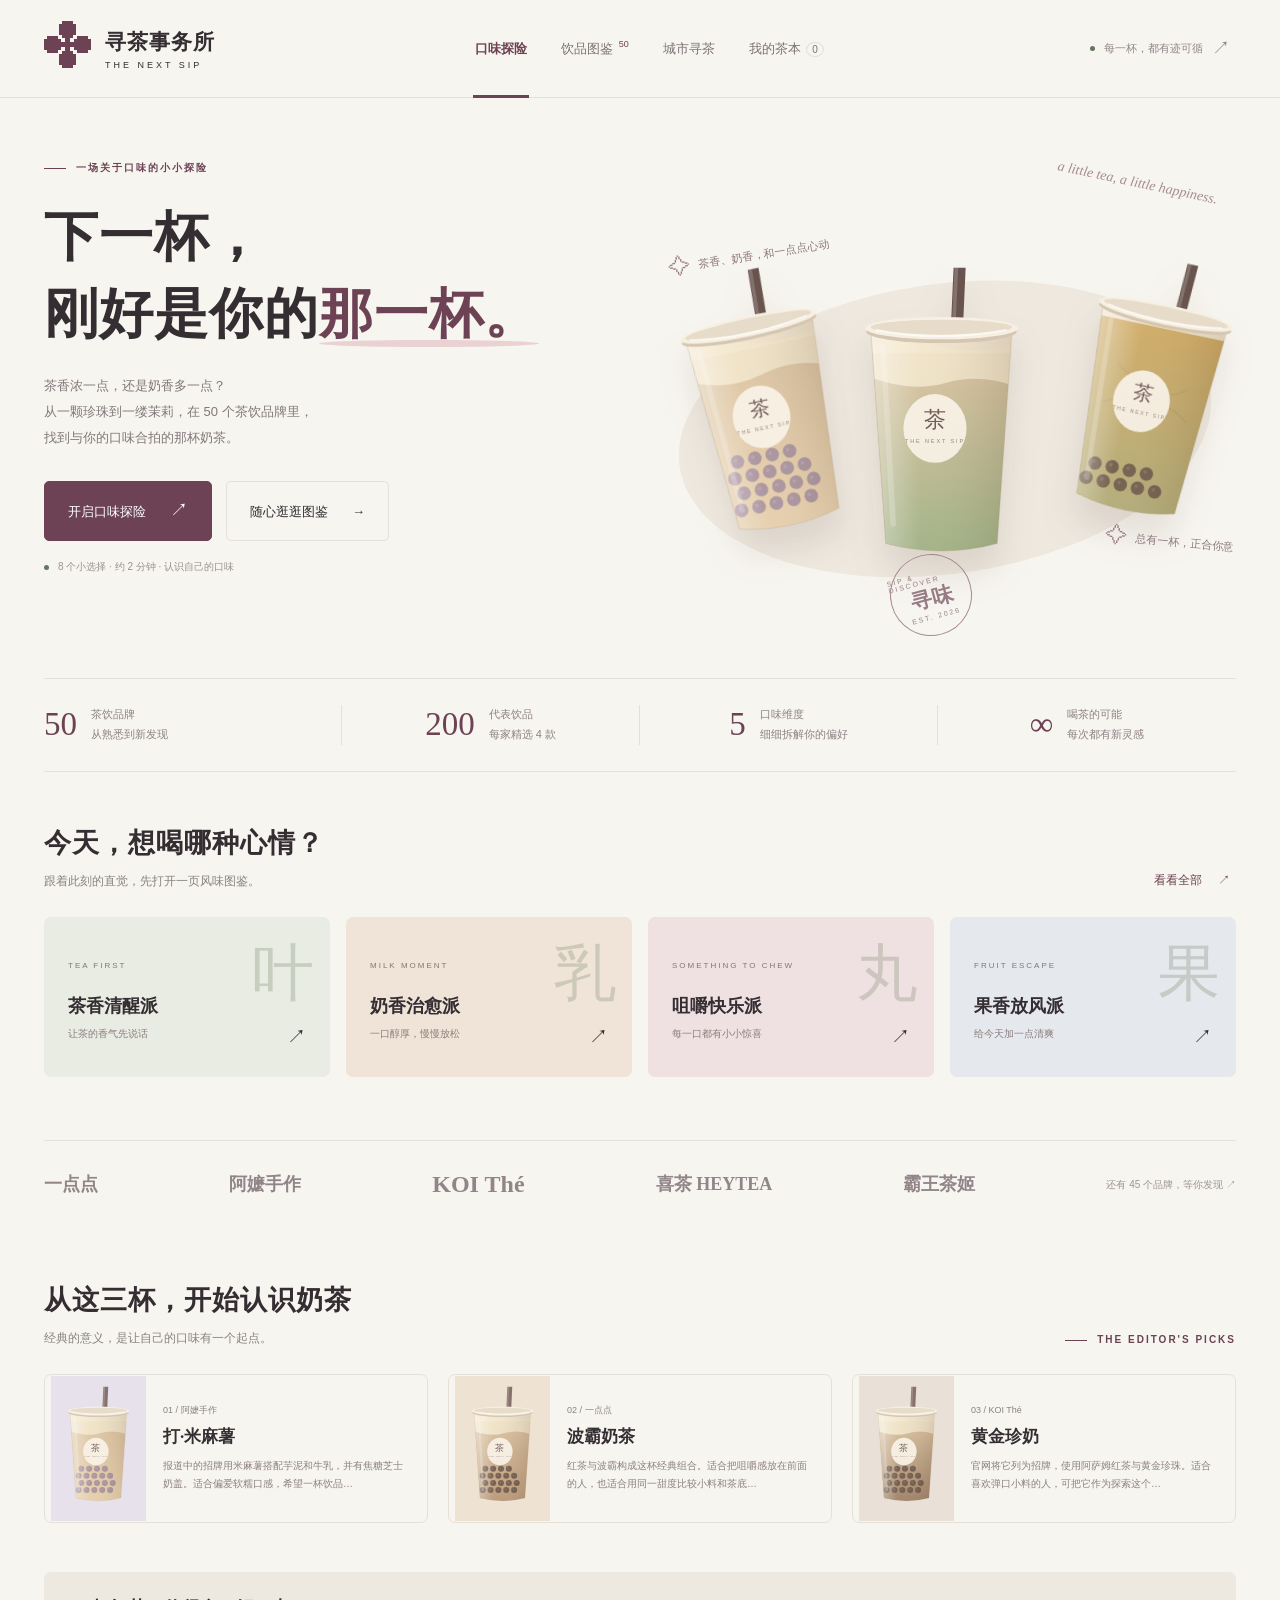
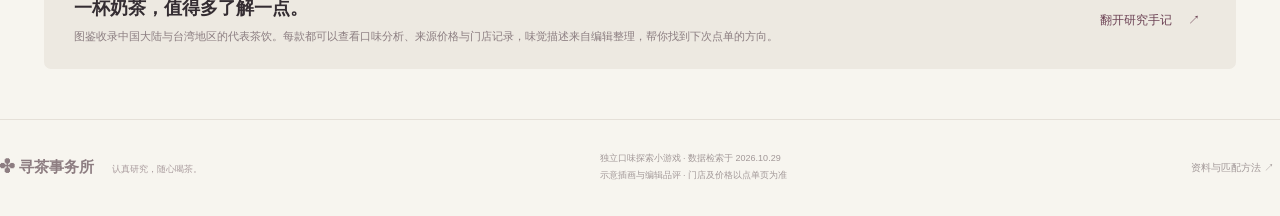
<file: index.html>
<!doctype html>
<html lang="zh-CN">
<head>
  <meta charset="utf-8"><meta name="viewport" content="width=device-width,initial-scale=1,viewport-fit=cover">
  <meta name="color-scheme" content="light"><meta name="format-detection" content="telephone=no">
  <meta name="theme-color" content="#f6f3ed">
  <meta name="description" content="从茶香、奶感到每一颗珍珠，探索50个品牌与200款代表饮品，找到适合自己的下一杯。">
  <title>寻茶事务所 · 找到你的下一杯</title>
  <link rel="icon" href="data:image/svg+xml,%3Csvg xmlns='http://www.w3.org/2000/svg' viewBox='0 0 60 60'%3E%3Crect width='60' height='60' rx='17' fill='%23644052'/%3E%3Ctext x='30' y='42' text-anchor='middle' font-size='39' fill='%23fff'%3E茶%3C/text%3E%3C/svg%3E">
  <link rel="stylesheet" href="styles.css?v=abcfaa5636ea">
</head>
<body>
  <header class="site-header"><div class="header-inner">
    <a class="wordmark" href="#home" aria-label="寻茶事务所首页"><span class="logo-flower">✣</span><span>寻茶事务所<small>THE NEXT SIP</small></span></a>
    <nav aria-label="主要导航"><button data-nav="home" class="nav-item active">口味探险</button><button data-nav="atlas" class="nav-item">饮品图鉴 <sup>50</sup></button><button data-nav="cities" class="nav-item">城市寻茶</button><button data-nav="saved" class="nav-item">我的茶本 <span id="save-count">0</span></button></nav>
    <button class="header-note" id="source-guide"><span class="status-dot"></span> 每一杯，都有迹可循 <span>↗</span></button>
  </div></header>
  <main id="app" tabindex="-1"><section class="boot-state"><span class="boot-mark">✣</span><h1>为你备好，下一杯茶。</h1><p>正在展开 50 个品牌与 200 款饮品的风味图鉴……</p></section></main>
  <noscript><p class="boot-state">请在浏览器中开启 JavaScript，再打开口味探索小游戏。</p></noscript>
  <footer><div class="footer-logo">✣ 寻茶事务所 <span>认真研究，随心喝茶。</span></div><div>独立口味探索小游戏 · 数据检索于 2026.10.29<br>示意插画与编辑品评 · 门店及价格以点单页为准</div><button id="footer-method">资料与匹配方法 ↗</button></footer>
  <div id="compare-tray" class="compare-tray" hidden></div>
  <dialog id="detail-dialog"><div id="modal-content"></div></dialog>
  <div id="toast" role="status" aria-live="polite"></div>
  <script src="loader.js?v=abcfaa5636ea" defer></script>
</body></html>
</file>
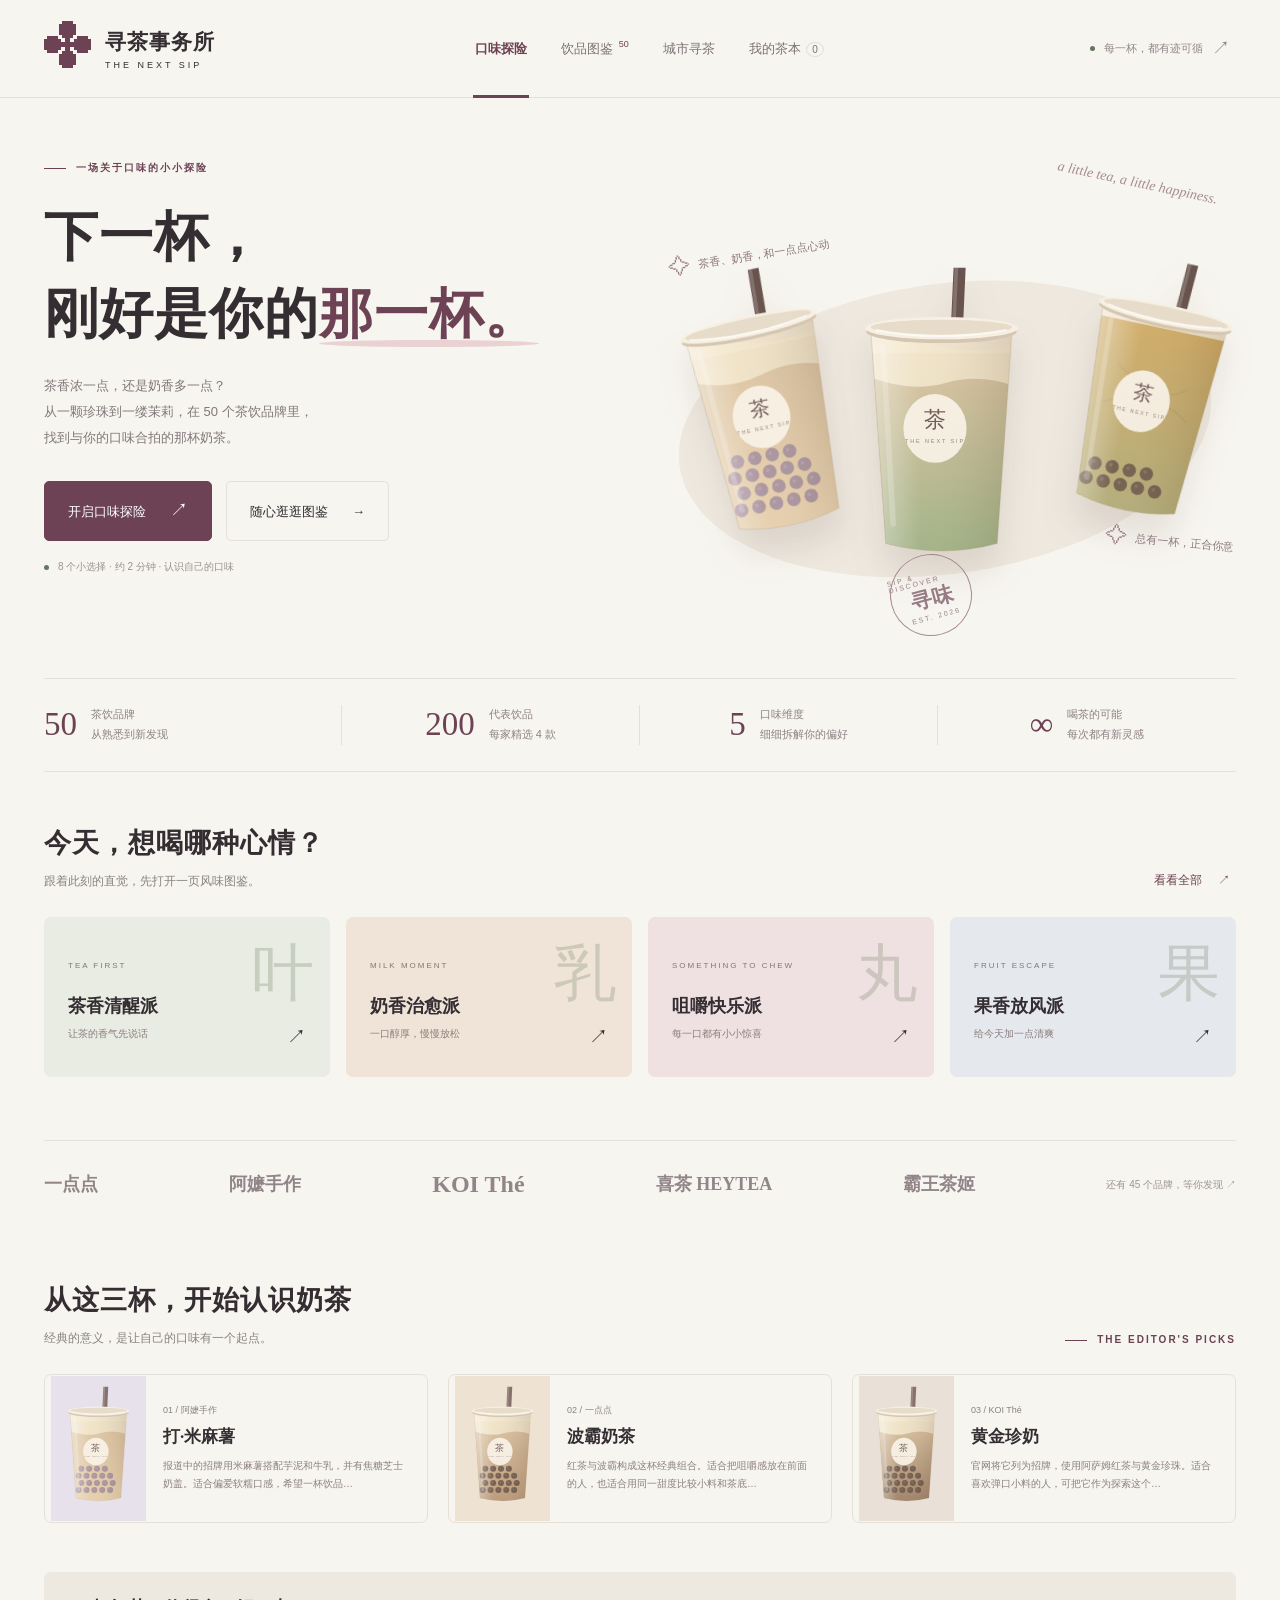
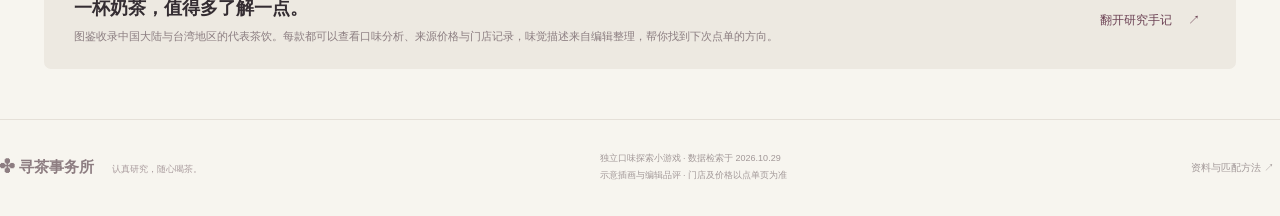
<file: tea-offline.html>
<!doctype html>
<html lang="zh-CN">
<head>
  <meta charset="utf-8"><meta name="viewport" content="width=device-width,initial-scale=1,viewport-fit=cover">
  <meta name="color-scheme" content="light"><meta name="format-detection" content="telephone=no">
  <meta name="theme-color" content="#f6f3ed">
  <meta name="description" content="从茶香、奶感到每一颗珍珠，探索50个品牌与200款代表饮品，找到适合自己的下一杯。">
  <title>寻茶事务所 · 找到你的下一杯</title>
  <link rel="icon" href="data:image/svg+xml,%3Csvg xmlns='http://www.w3.org/2000/svg' viewBox='0 0 60 60'%3E%3Crect width='60' height='60' rx='17' fill='%23644052'/%3E%3Ctext x='30' y='42' text-anchor='middle' font-size='39' fill='%23fff'%3E茶%3C/text%3E%3C/svg%3E">
  <style>:root{--paper:#f7f5ef;--ink:#342d32;--muted:#898282;--wine:#6c4254;--pink:#ead5d9;--line:#e5e0d8;--green:#64765d;--cream:#eee7d9;--serif:'Noto Serif SC','Songti SC',SimSun,serif;--sans:'Noto Sans SC','Microsoft YaHei',sans-serif}
*{box-sizing:border-box}html{scroll-behavior:smooth}body{margin:0;background:var(--paper);color:var(--ink);font-family:var(--sans);font-size:14px;line-height:1.65}button,input,select,textarea{font:inherit}button,a,input,select{ -webkit-tap-highlight-color:transparent}button{cursor:pointer}button{border:0;background:none;color:inherit}a{color:inherit;text-decoration:none}button:focus-visible,a:focus-visible,select:focus-visible,input:focus-visible{outline:3px solid #ab788d;outline-offset:4px}button:disabled{cursor:default;opacity:.4}[hidden]{display:none!important}.site-header{height:98px;border-bottom:1px solid var(--line);background:rgba(247,245,239,.96);position:sticky;top:0;z-index:20;backdrop-filter:blur(10px)}.header-inner{max-width:1392px;padding:0 44px;margin:auto;height:100%;display:flex;align-items:center;justify-content:space-between;gap:25px}.wordmark{display:flex;align-items:center;gap:12px;font:700 21px var(--serif);letter-spacing:1px;white-space:nowrap}.wordmark small{display:block;font:9px var(--sans);letter-spacing:3px;margin-top:4px}.logo-flower{font-size:48px;font-family:serif;color:var(--wine);line-height:1}nav{display:flex;height:100%;align-items:center;gap:30px}.nav-item{height:100%;position:relative;padding:0 2px;color:#7c7276;white-space:nowrap;font-size:13px}.nav-item.active{color:var(--wine);font-weight:600}.nav-item.active:after{content:'';position:absolute;bottom:-1px;left:0;right:0;height:3px;background:var(--wine)}sup{font:9px var(--sans);color:var(--wine);margin-left:2px}.nav-item span{font-size:10px;border:1px solid var(--line);padding:1px 5px;border-radius:50%;margin-left:2px}.header-note{font-size:11px;color:#92868b;display:flex;gap:9px;align-items:center;white-space:nowrap}.header-note span:last-child{font-size:18px}.status-dot{width:5px;height:5px;background:var(--green);display:inline-block;border-radius:50%}main{min-height:65vh;max-width:1392px;margin:auto;padding:0 44px}.hero{display:grid;grid-template-columns:1fr 1fr;min-height:574px;position:relative;padding-top:62px;gap:40px}.eyebrow{font-size:10px;letter-spacing:2px;display:flex;gap:10px;align-items:center;color:var(--wine);font-weight:600}.eyebrow:before{content:'';width:22px;height:1px;background:currentColor}.hero h1{font-family:var(--serif);font-weight:600;font-size:clamp(40px,4.2vw,64px);line-height:1.45;letter-spacing:1px;margin:22px 0 19px}.hero h1 em{font-style:normal;color:var(--wine);position:relative}.hero h1 em:after{content:'';position:absolute;bottom:-3px;left:0;right:0;height:7px;background:#ead2d3;border-radius:50%;z-index:-1}.hero-desc{font-size:13px;line-height:2;color:#81777b;max-width:415px}.hero-buttons{display:flex;gap:14px;margin-top:30px}.btn{display:inline-flex;align-items:center;justify-content:center;gap:24px;padding:14px 23px;border:1px solid var(--line);border-radius:5px;font-size:13px;transition:transform .2s,background .2s}.btn:hover{transform:translateY(-2px);background:#eee9e2}.btn.primary{background:var(--wine);color:white;border-color:var(--wine)}.btn.primary:hover{background:#543344}.btn .arrow{font-size:18px}.hero-micro{font-size:10px;color:#9a9092;margin-top:18px;display:flex;align-items:center;gap:9px}.hero-art{min-width:0;position:relative;height:495px;margin-top:-16px}.art-oval{position:absolute;width:93%;height:290px;border-radius:50%;background:#eee8df;left:3%;top:140px;transform:rotate(-8deg)}.orbit-text{position:absolute;right:17px;top:31px;font:italic 14px Georgia,serif;color:#a58b93;transform:rotate(12deg)}.floating-note{position:absolute;font-size:11px;color:#8b777c;z-index:3;display:flex;gap:8px;align-items:center}.floating-note:before{content:'✧';font-size:22px;color:#9c7b89}.floating-note.one{left:8px;top:94px;transform:rotate(-9deg)}.floating-note.two{right:2px;bottom:80px;transform:rotate(5deg)}.hero-cup{position:absolute;filter:drop-shadow(0 23px 16px #66554622);width:190px;height:340px;bottom:68px}.hero-cup.one{left:3%;transform:rotate(-12deg);width:178px;bottom:60px}.hero-cup.two{left:32%;z-index:2;bottom:48px;width:195px}.hero-cup.three{right:0%;transform:rotate(12deg);width:175px;bottom:73px}.cup-art{width:100%;height:100%;overflow:visible}.stamp{position:absolute;bottom:3px;left:40%;width:82px;height:82px;border:1px solid #a78c93;border-radius:50%;color:#987c87;display:flex;flex-direction:column;align-items:center;justify-content:center;transform:rotate(-15deg);font-family:var(--serif)}.stamp small{font:7px var(--sans);letter-spacing:2px}.stamp strong{font-size:21px;line-height:1.4}.stats-strip{display:grid;grid-template-columns:repeat(4,1fr);border-top:1px solid var(--line);border-bottom:1px solid var(--line);padding:26px 0;margin-top:6px}.stat{display:flex;justify-content:center;align-items:center;gap:14px;border-right:1px solid var(--line)}.stat:first-child{justify-content:flex-start}.stat:last-child{border:0}.stat b{font:33px Georgia,serif;color:var(--wine)}.stat span{font-size:11px;color:#8d8185;line-height:1.8}.section{padding:49px 0}.section-heading{display:flex;justify-content:space-between;align-items:end;margin-bottom:25px;gap:20px}.section-heading h2,.page-heading h1{font-family:var(--serif);font-weight:600;font-size:27px;margin:0;letter-spacing:1px}.section-heading p,.page-heading p{font-size:12px;color:var(--muted);margin:7px 0 0}.text-link{font-size:12px;color:var(--wine);display:flex;gap:16px;align-items:center}.mood-grid{display:grid;grid-template-columns:repeat(4,1fr);gap:16px}.mood-card{border-radius:7px;padding:23px;text-align:left;min-height:160px;position:relative;overflow:hidden;border:1px solid transparent;transition:transform .2s}.mood-card:hover{transform:translateY(-4px);border-color:#b9a8a9}.mood-card:nth-child(1){background:#e8ece2}.mood-card:nth-child(2){background:#efe4d7}.mood-card:nth-child(3){background:#efe0e1}.mood-card:nth-child(4){background:#e5e8ed}.mood-card .mood-icon{position:absolute;right:15px;top:24px;font:62px var(--serif);color:#8a927b55;line-height:1}.mood-card h3{font:600 18px var(--serif);position:relative;margin:19px 0 8px}.mood-card p{font-size:10px;color:#8b7e7d;margin:0}.mood-card small{font-size:8px;letter-spacing:2px;color:#827773}.mood-arrow{position:absolute;right:23px;bottom:24px;font-size:19px}.brand-band{margin-top:14px;border-top:1px solid var(--line);padding:24px 0;display:flex;gap:35px;justify-content:space-between;align-items:center;color:#918589;font-family:var(--serif);font-weight:600;font-size:18px;flex-wrap:wrap}.brand-band .fine{font:10px var(--sans);color:#9d9395}.editor-grid{display:grid;grid-template-columns:repeat(3,1fr);gap:20px}.editor-card{display:grid;grid-template-columns:95px 1fr;border:1px solid var(--line);border-radius:7px;overflow:hidden;text-align:left;transition:background .2s}.editor-card:hover{background:#eeeae2}.editor-card .mini-art{height:145px;background:var(--wash,#eee4da);padding:7px}.editor-card .editor-info{padding:21px 17px}.editor-card small{font-size:9px;color:var(--muted)}.editor-card h3{font:600 17px var(--serif);margin:5px 0 9px}.editor-card p{font-size:10px;color:#8c7f82;line-height:1.8;margin:0}.editorial-note{background:#ede9e1;padding:24px 30px;border-radius:7px;margin:0 0 50px;display:flex;align-items:center;justify-content:space-between;gap:20px}.editorial-note h3{font:600 18px var(--serif);margin:0 0 7px}.editorial-note p{font-size:11px;color:#8b7d80;margin:0;max-width:800px}.page-heading{padding-top:42px;display:flex;justify-content:space-between;align-items:center;gap:25px}.page-heading .eyebrow{margin-bottom:9px}.filter-toolbar{display:flex;align-items:center;gap:12px;flex-wrap:wrap;margin:28px 0 20px}.search-box{flex:1;min-width:220px;position:relative}.search-box input{width:100%;padding:13px 15px 13px 40px;border:1px solid var(--line);background:#fcfbf7;border-radius:5px;outline-color:var(--wine);font-size:12px}.search-box span{position:absolute;left:15px;top:10px;font-size:20px;color:#9c9291}select{background:#fcfbf7;border:1px solid var(--line);border-radius:5px;padding:12px 30px 12px 12px;font-size:12px;color:#73666b;max-width:210px}.segmented{background:#eae6df;border-radius:5px;padding:3px;display:flex}.segmented button{padding:9px 14px;border-radius:4px;font-size:11px;color:#8b7e84}.segmented button.active{background:#fffdf8;color:var(--wine);box-shadow:0 2px 5px #00000008}.chip-row{display:flex;gap:9px;flex-wrap:wrap;align-items:center;margin-bottom:23px}.chip{border:1px solid var(--line);border-radius:30px;padding:7px 15px;font-size:11px;color:#8a7c81;background:transparent}.chip.active{background:var(--wine);border-color:var(--wine);color:white}.results-meta{display:flex;justify-content:space-between;color:var(--muted);font-size:10px;margin-bottom:17px;gap:15px}.catalog-grid{display:grid;grid-template-columns:repeat(4,1fr);gap:19px}.drink-card{border:1px solid var(--line);border-radius:8px;overflow:hidden;background:#fcfbf7;position:relative;transition:transform .2s,box-shadow .2s}.drink-card:hover{transform:translateY(-3px);box-shadow:0 9px 20px #54414c08}.drink-picture{height:200px;background:var(--wash);position:relative;display:flex;align-items:center;justify-content:center;cursor:pointer}.drink-picture:after{content:'';width:120px;height:18px;position:absolute;bottom:22px;background:#49372b11;border-radius:50%;filter:blur(5px)}.drink-picture .cup-wrap{height:185px;width:110px;z-index:1;transform:rotate(-4deg);transition:transform .25s}.drink-card:hover .cup-wrap{transform:rotate(1deg) translateY(-3px)}.save-button{position:absolute;top:12px;right:12px;z-index:3;background:#fffaf1c9;width:31px;height:31px;border-radius:50%;color:var(--wine);font-size:20px;line-height:1}.save-button.saved{background:var(--wine);color:#fff}.type-label{position:absolute;left:12px;top:14px;font-size:9px;border:1px solid #a3908f40;border-radius:3px;padding:2px 6px;color:#8c777b}.drink-info{padding:16px}.drink-top{display:flex;justify-content:space-between;align-items:center;font-size:9px;color:#998b8f;gap:5px}.drink-info h3{font:600 17px var(--serif);margin:5px 0 9px;cursor:pointer;line-height:1.6;min-height:27px}.drink-info .desc{font-size:10px;color:#8d8185;line-height:1.85;height:37px;overflow:hidden;margin:0 0 11px}.tag-row{display:flex;gap:5px;flex-wrap:wrap}.tag{font-size:9px;padding:2px 6px;color:#8b7d81;background:#f0ece5;border-radius:3px}.card-bottom{border-top:1px solid #eee8e0;margin-top:13px;padding-top:11px;display:flex;justify-content:space-between;gap:4px;align-items:center}.price{font:20px Georgia,serif;color:var(--wine);white-space:nowrap}.price small{font:8px var(--sans);margin-left:3px;color:#9e8a91}.price.unknown{font:11px var(--sans);color:#94898c}.compare-btn{font-size:10px;color:#8e7d84}.compare-btn.selected{color:var(--wine);font-weight:600}.brand-grid{display:grid;grid-template-columns:repeat(3,1fr);gap:18px}.brand-card{border:1px solid var(--line);border-radius:7px;padding:22px;background:#fcfbf7}.brand-card-top{display:flex;align-items:center;gap:14px}.brand-seal{width:48px;height:48px;background:var(--wash);border-radius:50%;display:grid;place-items:center;font:600 22px var(--serif);color:var(--wine)}.brand-card h3{margin:0;font:600 19px var(--serif)}.brand-card .en{font-size:8px;letter-spacing:1px;color:#9b8b90;margin-top:5px}.brand-card p{font-size:11px;color:#897b80;line-height:1.9;min-height:42px}.brand-drink-list{display:flex;gap:5px;flex-wrap:wrap;margin:15px 0}.brand-drink-list button{background:#f1ece6;border-radius:3px;padding:5px 8px;font-size:9px;color:#8c7781}.brand-footer{border-top:1px solid var(--line);padding-top:13px;display:flex;align-items:center;justify-content:space-between;font-size:10px}.brand-footer button{color:var(--wine)}.load-more{display:flex;justify-content:center;padding:35px 0 45px}.empty{padding:70px 20px;text-align:center;color:var(--muted)}.empty .big{font-size:45px;font-family:var(--serif);color:var(--wine);margin-bottom:10px}.empty h3{font:600 23px var(--serif);color:var(--ink)}.empty p{font-size:12px;max-width:460px;margin:15px auto 25px}.city-layout{display:grid;grid-template-columns:240px 1fr;gap:35px;margin:30px 0 50px}.city-sidebar{border-right:1px solid var(--line);padding-right:25px}.city-sidebar h3{font:600 15px var(--serif);margin:20px 0 14px}.city-buttons{display:flex;gap:7px;flex-wrap:wrap}.city-buttons .chip{padding:5px 12px}.city-info{font-size:11px;color:var(--muted);line-height:1.9;margin:20px 0}.store-grid{display:grid;grid-template-columns:1fr 1fr;gap:16px}.store-card{background:#fcfbf7;border:1px solid var(--line);border-radius:7px;padding:22px}.store-card h3{font:600 17px var(--serif);margin:5px 0}.store-card .store-brand{font-size:9px;letter-spacing:1px;color:var(--wine)}.store-card p{font-size:11px;color:#85777d;margin:10px 0}.store-card small{font-size:9px;color:#a09498;display:block;margin:8px 0 13px}.store-links{display:flex;gap:18px;font-size:11px;color:var(--wine)}.saved-summary{display:grid;grid-template-columns:1fr 1fr;gap:20px;margin:27px 0;background:#eae5dc;border-radius:7px;padding:25px 30px;align-items:center}.saved-summary h3{font:600 22px var(--serif);margin:0 0 4px}.saved-summary p{font-size:11px;color:#8d7e85;margin:0}.badge-row{display:flex;gap:12px;justify-content:end}.achievement{width:65px;text-align:center;font-size:9px;color:#998b8d}.achievement .badge{width:45px;height:45px;border:1px dashed #a99d97;border-radius:50%;margin:0 auto 6px;display:grid;place-items:center;font-size:20px;filter:grayscale(1);opacity:.4}.achievement.earned .badge{background:#f6f1e8;border:1px solid #bba59b;filter:none;opacity:1;color:var(--wine)}.taste-button{font-size:10px;color:var(--wine);margin-top:10px}.tasted-bar{background:#ede5df;padding:8px 16px;font-size:10px;color:#927782;display:flex;justify-content:space-between}.quiz-shell{max-width:900px;margin:45px auto 65px}.quiz-topline{display:flex;align-items:center;justify-content:space-between;font-size:11px;color:#8f7e85}.progress-track{height:3px;background:#e9e1dc;margin:18px 0 40px;border-radius:5px;overflow:hidden}.progress-track div{height:100%;background:var(--wine);transition:width .3s}.quiz-title{text-align:center;margin:18px 0 35px}.quiz-title .qnum{font:italic 14px Georgia,serif;color:#ac9299}.quiz-title h1{font:600 33px var(--serif);margin:12px 0}.quiz-title p{font-size:12px;color:#96858d}.quiz-options{display:grid;grid-template-columns:repeat(2,1fr);gap:15px}.quiz-option{border:1px solid var(--line);border-radius:8px;display:flex;align-items:center;gap:20px;padding:22px 25px;background:#fcfbf7;text-align:left;transition:all .2s;min-height:115px}.quiz-option:hover,.quiz-option.selected{border-color:var(--wine);background:#f1e7e7}.quiz-option .option-icon{width:49px;height:49px;border-radius:50%;background:var(--optwash,#eee4d9);display:grid;place-items:center;font:24px var(--serif);color:var(--wine);flex-shrink:0}.quiz-option h3{font:600 17px var(--serif);margin:0 0 5px}.quiz-option p{font-size:10px;color:#91828a;margin:0}.quiz-option .option-check{margin-left:auto;color:var(--wine);font-size:17px}.quiz-bottom{display:flex;justify-content:space-between;align-items:center;margin-top:28px;font-size:11px;color:#a18e95;gap:10px}.quiz-city{padding:30px;background:#eee8df;border-radius:8px;text-align:center}.quiz-city select{width:100%;max-width:430px;margin:15px 0;padding:16px}.quiz-city p{font-size:11px;color:#927f87}.result-hero{background:#ece3e2;border-radius:9px;padding:35px 40px;display:grid;grid-template-columns:1.2fr .8fr;gap:25px;margin:30px 0}.result-hero h1{font:600 33px var(--serif);margin:10px 0 18px}.result-hero p{font-size:12px;color:#947b85;max-width:470px;line-height:2}.result-actions{display:flex;gap:10px;margin-top:22px}.result-radar{display:flex;align-items:center;justify-content:center}.radar{width:250px;height:230px}.result-notes{display:flex;flex-wrap:wrap;gap:8px;margin-top:18px}.result-notes .tag{background:#fff9f180}.score-badge{position:absolute;left:12px;bottom:12px;z-index:3;padding:5px 9px;background:#fffaf1db;border-radius:4px;font-size:10px;color:var(--wine)}.match-reason{font-size:10px;color:var(--wine);margin:8px 0;padding:7px 0;border-top:1px dashed var(--line)}.no-price-note{padding:14px 18px;background:#efe9df;border-radius:6px;font-size:11px;color:#927e86;margin:22px 0}.result-ranking{display:grid;grid-template-columns:repeat(3,1fr);gap:20px}.result-ranking .drink-picture{height:225px}.result-ranking .cup-wrap{height:205px}.result-ranking .drink-info .desc{height:auto;min-height:38px}footer{border-top:1px solid var(--line);max-width:1304px;margin:20px auto 0;padding:30px 0 32px;display:flex;gap:25px;align-items:center;justify-content:space-between;color:#a29898;font-size:9px;line-height:1.9}.footer-logo{font:600 15px var(--serif);color:#8d7d81}.footer-logo span{font:9px var(--sans);margin-left:14px;color:#aa9c9e}footer button{font-size:10px;white-space:nowrap}.compare-tray{position:fixed;bottom:20px;left:50%;transform:translateX(-50%);background:#40313d;color:#fff7ef;z-index:30;border-radius:9px;padding:15px 19px;display:flex;align-items:center;gap:20px;box-shadow:0 10px 40px #34233230;max-width:94vw}.compare-tray span{font-size:11px;white-space:nowrap}.compare-tray .tray-names{color:#d8c0cd;font-size:10px;max-width:470px;white-space:nowrap;text-overflow:ellipsis;overflow:hidden}.compare-tray .btn{background:#f2e7de;border:0;color:var(--wine);padding:8px 17px;font-size:11px;white-space:nowrap}dialog{border:0;padding:0;background:var(--paper);color:var(--ink);border-radius:11px;max-width:940px;width:94vw;max-height:88vh;box-shadow:0 30px 100px #34233240}dialog::backdrop{background:#33252b66;backdrop-filter:blur(4px)}.modal-head{display:flex;justify-content:space-between;padding:24px 30px;border-bottom:1px solid var(--line);position:sticky;top:0;background:var(--paper);z-index:5;align-items:center}.modal-head .eyebrow{font-size:9px}.close-modal{font-size:25px;color:#8f7c86;padding:0 6px}.modal-body{padding:27px 30px 33px}.detail-layout{display:grid;grid-template-columns:230px 1fr;gap:30px}.detail-art{height:310px;background:var(--wash);border-radius:7px;display:flex;justify-content:center;align-items:center}.detail-art .cup-wrap{width:155px;height:270px}.detail-title{font:600 29px var(--serif);margin:5px 0 15px}.detail-description{font-size:12px;line-height:2;color:#8d7d85}.detail-source-note{font-size:10px;color:#9b8991;background:#ede8df;padding:12px 15px;border-radius:5px;line-height:1.9;margin:17px 0}.detail-block{margin-top:25px;border-top:1px solid var(--line);padding-top:20px}.detail-block h3{font:600 19px var(--serif);margin:0 0 15px}.flavor-bars{display:grid;gap:8px;margin-top:20px}.flavor-line{display:grid;grid-template-columns:40px 1fr 20px;align-items:center;gap:12px;font-size:10px;color:#9a8691}.flavor-line .bar{height:5px;border-radius:8px;background:#e7dedb;overflow:hidden}.flavor-line .bar div{height:100%;background:#a37e90;border-radius:8px}.source-list{display:grid;gap:11px}.source-item{font-size:11px;display:flex;gap:12px;align-items:start}.source-item .source-kind{color:var(--wine);background:#eee1e4;border-radius:3px;padding:1px 6px;white-space:nowrap;font-size:9px}.source-item a{color:var(--wine);text-decoration:underline;text-underline-offset:3px}.source-item small{display:block;color:#9a8a91;font-size:9px;margin-top:3px}.modal-drink-row{display:grid;grid-template-columns:1fr 1.4fr auto;gap:20px;align-items:center;border-bottom:1px solid var(--line);padding:15px 0;text-align:left;width:100%}.modal-drink-row strong{font:600 16px var(--serif)}.modal-drink-row small{display:block;color:#9b8a91;font-size:10px;margin-top:5px}.modal-drink-row p{font-size:11px;color:#8e7e85}.method-text{font-size:12px;line-height:2;color:#8c7d82}.method-text h3{font:600 19px var(--serif);color:var(--ink);margin:25px 0 9px}.method-stats{display:grid;grid-template-columns:repeat(3,1fr);gap:12px;margin:20px 0}.method-stat{background:#ede7df;padding:20px;border-radius:5px;font-size:11px}.method-stat b{display:block;font:28px Georgia,serif;color:var(--wine);margin-bottom:5px}.comparison-scroll{overflow:auto}table{border-collapse:collapse;width:100%;min-width:580px}th,td{padding:17px 13px;border-bottom:1px solid var(--line);font-size:11px;text-align:left;vertical-align:top}th{font-weight:500;color:#98858c}td h3{font:600 18px var(--serif);margin:3px 0}td .tag-row{max-width:180px}textarea{width:100%;background:#fffcf6;border:1px solid var(--line);border-radius:4px;padding:12px;font-size:12px;resize:vertical;min-height:80px}.rating-stars{display:flex;gap:8px;margin:15px 0}.rating-stars button{font-size:26px;color:#c7b7b5}.rating-stars button.active{color:var(--wine)}#toast{position:fixed;bottom:100px;left:50%;transform:translateX(-50%) translateY(20px);background:#44333e;color:#fff8f0;border-radius:6px;padding:12px 20px;z-index:80;font-size:12px;opacity:0;pointer-events:none;transition:.25s;max-width:90vw;text-align:center}#toast.show{opacity:1;transform:translateX(-50%) translateY(0)}.fade-in{animation:enter .35s ease}@keyframes enter{from{opacity:0;transform:translateY(8px)}to{opacity:1;transform:translateY(0)}}
@media(min-width:1600px){.hero{padding-top:75px;min-height:630px}.hero-art{margin-top:15px}.hero h1{font-size:66px}}
@media(max-width:1100px){.header-inner{padding:0 28px}main{padding:0 28px}.header-note{display:none}.hero{gap:20px;min-height:535px}.hero h1{font-size:45px}.hero-art{height:450px}.hero-cup.one{width:145px;left:0}.hero-cup.two{width:160px;left:29%}.hero-cup.three{width:140px;right:0}.hero-cup{height:310px}.floating-note.two{right:-10px;font-size:9px}.stamp{left:42%}.catalog-grid{grid-template-columns:repeat(3,1fr)}footer{margin:20px 28px 0}.brand-grid{grid-template-columns:repeat(2,1fr)}.editor-card{grid-template-columns:75px 1fr}.editor-card .editor-info{padding:19px 13px}.editor-card h3{font-size:15px}.mood-card{padding:18px}.mood-card h3{font-size:16px}.brand-band{gap:20px}}
@media(max-width:760px){.site-header{height:auto}.header-inner{padding:15px 20px 0;display:block}.wordmark{font-size:17px;gap:8px}.logo-flower{font-size:34px}.wordmark small{font-size:7px;letter-spacing:2px;margin-top:2px}nav{margin-top:13px;gap:0;justify-content:space-between;height:43px}.nav-item{font-size:11px;padding:0 4px}.hero{grid-template-columns:1fr;padding-top:33px;gap:0;min-height:0}.hero h1{font-size:42px;line-height:1.4;margin-top:17px}.hero-desc{font-size:12px;max-width:330px}.hero-art{height:335px;margin:0 auto;width:100%;max-width:460px;grid-row:2}.hero-cup{height:265px;bottom:35px}.hero-cup.one{width:133px;bottom:30px;left:4%}.hero-cup.two{width:146px;bottom:23px;left:32%}.hero-cup.three{width:128px;bottom:44px;right:1%}.art-oval{height:200px;top:93px}.floating-note.one{top:35px;left:2%}.floating-note.two{bottom:25px;right:0}.orbit-text{font-size:11px;right:7px;top:15px}.stamp{width:62px;height:62px;bottom:0;left:42%}.stamp strong{font-size:17px}.stamp small{font-size:5px}.hero-buttons{margin-top:23px;gap:10px}.btn{padding:12px 18px;font-size:12px;gap:16px}.hero-micro{font-size:9px;margin-top:13px}main{padding:0 20px}.eyebrow{font-size:8px}.stats-strip{padding:20px 0;margin-top:17px;grid-template-columns:repeat(4,1fr)}.stat{gap:4px;display:block;text-align:center!important}.stat:first-child{justify-content:center}.stat b{font-size:26px;display:block}.stat span{font-size:8px}.section{padding:31px 0}.section-heading h2{font-size:22px}.section-heading p{font-size:10px;max-width:220px}.text-link{font-size:10px;gap:8px;white-space:nowrap}.mood-grid{grid-template-columns:1fr 1fr;gap:10px}.mood-card{min-height:142px;padding:17px}.mood-card h3{font-size:17px;margin-top:15px}.mood-card small{font-size:7px}.mood-card p{font-size:9px}.mood-card .mood-icon{font-size:48px;right:12px;top:20px}.mood-arrow{right:18px;bottom:19px}.brand-band{font-size:14px;gap:18px;justify-content:center;padding:20px 0}.brand-band .fine{font-size:8px}.editor-grid{grid-template-columns:1fr;gap:10px}.editor-card{grid-template-columns:85px 1fr}.editor-card .mini-art{height:115px}.editor-card .editor-info{padding:15px 18px}.editor-card h3{font-size:17px;margin-bottom:5px}.editor-card p{font-size:10px}.editorial-note{padding:21px;align-items:start;gap:10px;margin-bottom:30px;display:block}.editorial-note h3{font-size:17px}.editorial-note p{font-size:10px}.editorial-note .text-link{margin-top:12px}footer{margin:20px 20px 0;padding:24px 0 30px;display:grid;grid-template-columns:1fr auto;font-size:8px;gap:13px}.footer-logo{font-size:13px;grid-column:1/-1}.footer-logo span{font-size:8px;margin-left:10px}.page-heading{padding-top:29px;align-items:start}.page-heading h1{font-size:26px}.page-heading p{font-size:10px}.page-heading .btn{font-size:10px;padding:9px 11px;white-space:nowrap}.filter-toolbar{margin-top:23px;gap:8px}.search-box{min-width:100%;order:0}select{font-size:10px;padding:10px 20px 10px 9px;max-width:160px}.segmented button{font-size:10px;padding:8px 13px}.chip-row{gap:6px;margin-bottom:17px}.chip{padding:6px 11px;font-size:10px}.results-meta{font-size:8px}.catalog-grid{grid-template-columns:repeat(2,1fr);gap:10px}.drink-picture{height:165px}.drink-picture .cup-wrap{height:155px;width:94px}.drink-info{padding:12px}.drink-info h3{font-size:15px;min-height:24px}.drink-top{font-size:8px}.drink-info .desc{font-size:9px;height:34px}.tag{font-size:8px;padding:2px 5px}.tag-row{gap:4px}.price{font-size:18px}.price small{font-size:7px}.compare-btn{font-size:9px}.card-bottom{gap:3px;margin-top:10px;padding-top:10px}.type-label{font-size:8px;left:9px;top:12px;padding:2px 5px}.save-button{width:27px;height:27px;right:8px;top:8px;font-size:17px}.brand-grid{grid-template-columns:1fr;gap:12px}.brand-card{padding:19px}.brand-card p{min-height:0}.city-layout{grid-template-columns:1fr;gap:12px;margin-top:15px}.city-sidebar{border-right:0;padding-right:0}.city-sidebar h3{font-size:14px}.city-info{font-size:10px;margin:13px 0}.store-grid{grid-template-columns:1fr}.store-card{padding:18px}.saved-summary{grid-template-columns:1fr;padding:20px;gap:20px}.saved-summary h3{font-size:21px}.badge-row{justify-content:start;gap:13px}.achievement{font-size:8px}.quiz-shell{margin-top:26px}.quiz-title h1{font-size:25px}.quiz-title p{font-size:11px}.quiz-options{grid-template-columns:1fr;gap:10px}.quiz-option{padding:17px;min-height:85px;gap:16px}.quiz-option h3{font-size:16px}.quiz-option .option-icon{width:44px;height:44px;font-size:23px}.quiz-title{margin-bottom:25px}.progress-track{margin:15px 0 27px}.quiz-bottom{font-size:10px}.quiz-bottom .btn{padding:11px 17px}.result-hero{grid-template-columns:1fr;padding:25px;gap:3px;margin-top:22px}.result-hero h1{font-size:27px}.result-hero p{font-size:11px}.result-radar .radar{height:210px}.result-ranking{grid-template-columns:repeat(2,1fr);gap:10px}.result-ranking .drink-picture{height:165px}.result-ranking .cup-wrap{height:155px}.result-ranking .drink-info .desc{font-size:9px}.score-badge{font-size:8px;left:8px;bottom:8px;padding:4px 6px}.match-reason{font-size:9px}.result-actions{gap:8px}.result-actions .btn{font-size:10px;padding:10px 12px}.no-price-note{font-size:10px}.compare-tray{bottom:12px;padding:12px 14px;gap:12px;width:calc(100% - 24px)}.compare-tray .tray-names{display:none}.compare-tray span{font-size:10px}.compare-tray .btn{margin-left:auto}.modal-head{padding:17px 20px}.modal-body{padding:20px}.detail-layout{grid-template-columns:1fr;gap:19px}.detail-art{height:235px}.detail-art .cup-wrap{width:125px;height:220px}.detail-title{font-size:25px}.detail-description{font-size:11px}.detail-block h3{font-size:18px}.source-item{font-size:10px;gap:8px}.modal-drink-row{grid-template-columns:1fr auto;gap:7px;padding:13px 0}.modal-drink-row p{grid-column:1/-1;grid-row:2;font-size:10px;margin:0}.modal-drink-row strong{font-size:16px}.method-stats{gap:6px}.method-stat{padding:13px 9px;font-size:9px}.method-stat b{font-size:23px}.method-text{font-size:11px}.filter-toolbar .segmented{margin-left:auto}}
.price-block{display:inline-flex;flex-direction:column;gap:2px}.price-context{font:8px var(--sans);color:#a08a92}.duel-invite{display:flex;justify-content:space-between;align-items:center;gap:20px;border:1px solid #dbcbcc;border-radius:8px;padding:23px 29px;margin:0 0 35px;background:#f1eae5}.duel-invite h3{font:600 20px var(--serif);margin:10px 0 7px}.duel-invite p{font-size:11px;color:#9a848d;margin:0}.duel-grid{display:grid;grid-template-columns:1fr 1fr;gap:22px}.duel-card{border:1px solid var(--line);border-radius:8px;overflow:hidden;background:#fcfaf4}.duel-card.chosen{border-color:var(--wine);box-shadow:0 0 0 1px var(--wine)}.duel-letter{padding:17px 23px 0;font:italic 25px Georgia,serif;background:var(--wash);color:var(--wine);display:flex;gap:12px;align-items:center}.duel-letter small{font:9px var(--sans);color:#9c858e;letter-spacing:1px}.duel-art{background:var(--wash);height:225px;display:flex;align-items:center;justify-content:center}.duel-art .cup-wrap{height:220px;width:130px}.duel-copy{padding:23px}.duel-copy h3{font:600 20px var(--serif);margin:0 0 12px}.duel-copy p{font-size:11px;color:#95818a;line-height:2;min-height:88px;margin:0 0 20px}.duel-copy .btn{width:100%;font-size:12px}.duel-next{display:flex;justify-content:space-between;align-items:center;gap:15px;margin-top:25px}.duel-next span,.duel-footnote{font-size:10px;color:#a28a95}.duel-footnote{text-align:center;margin-top:27px}
@media(max-width:760px){.duel-invite{padding:20px;display:block}.duel-invite h3{font-size:18px}.duel-invite p{font-size:10px}.duel-invite .btn{margin-top:18px}.duel-grid{gap:10px}.duel-art{height:160px}.duel-art .cup-wrap{height:158px;width:95px}.duel-copy{padding:15px}.duel-copy h3{font-size:16px}.duel-copy p{font-size:10px;min-height:150px}.duel-copy .btn{font-size:10px;padding:10px 7px;gap:3px}.duel-letter{padding:12px 15px 0;font-size:21px}.duel-letter small{font-size:7px}.duel-next span{font-size:9px}.duel-next .btn{font-size:10px}.price-context{font-size:7px}}
body{overflow-x:clip}.comparison-score{font-variant-numeric:tabular-nums;font-size:10px;color:var(--wine);margin-right:5px}
@media(max-width:760px){.hero h1{font-size:clamp(26px,8.6vw,35px);line-height:1.5}.hero-art{overflow:hidden}.hero-buttons .btn{font-size:11px;gap:12px;padding:12px 14px;white-space:nowrap}}
@media(prefers-reduced-motion:reduce){*{scroll-behavior:auto!important;animation:none!important;transition:none!important}}
.boot-state{max-width:640px;margin:80px auto;text-align:center;padding:30px 20px}.boot-mark{font:44px var(--serif);color:var(--wine)}.boot-state h1{font:600 28px var(--serif);margin:20px 0 15px}.boot-state p{color:var(--muted);font-size:13px;line-height:2}.boot-actions{display:flex;gap:12px;justify-content:center;margin-top:25px}.recipe-grid{display:grid;grid-template-columns:1fr 1fr;gap:12px}.recipe-grid>div{background:#ece8df;border-radius:6px;padding:16px 18px;min-width:0}.recipe-grid small,.tasting-note small{font-size:10px;letter-spacing:1px;color:#a28a91}.recipe-grid p{font-size:12px;line-height:1.9;margin:7px 0 0;overflow-wrap:anywhere}.detail-section-title{display:flex;justify-content:space-between;gap:18px;align-items:baseline}.detail-citation{font-size:10px;color:var(--wine);white-space:nowrap;text-decoration:underline;text-underline-offset:3px}.tasting-note{border-left:3px solid #ba9ca5;background:#f0e7e6;padding:18px 20px;border-radius:0 6px 6px 0;margin-top:18px}.tasting-note p,.detail-tip-grid p,.brand-guide-note p{font-size:12px;line-height:2;color:#8d7882;margin:8px 0 0}.detail-tip-grid{display:grid;grid-template-columns:1fr 1fr;gap:23px;margin-top:22px}.detail-tip-grid h4,.brand-guide-note h4{font:600 16px var(--serif);margin:0 0 8px}.supply-note{font-size:11px;line-height:1.9;color:#96838a;margin-top:22px;background:#eee9df;padding:12px 15px;border-radius:5px}.supply-note span{font-size:9px;letter-spacing:1px;color:var(--wine);margin-right:9px}.editorial-caption{font-size:9px;line-height:1.9;color:#aa959d;display:block}.signature-grid{display:grid;grid-template-columns:repeat(3,minmax(0,1fr));gap:13px}.signature-grid article{background:#ede7de;border-radius:6px;padding:20px;min-width:0}.signature-number{font:italic 19px Georgia,serif;color:#b497a1}.signature-grid h4{font:600 17px var(--serif);margin:11px 0 9px}.signature-grid p{font-size:11px;line-height:1.95;color:#8e7b83;margin:0 0 14px}.brand-guide-note{border:1px solid var(--line);padding:22px;border-radius:6px;margin-top:18px}.brand-guide-note h4+ p+h4{margin-top:20px}.fallback-backdrop{position:fixed;inset:0;background:#33252b88;z-index:90}.fallback-dialog{display:none;position:fixed;left:50%;top:50%;transform:translate(-50%,-50%);margin:0;z-index:100;overflow:auto}.fallback-dialog[open]{display:block}.modal-open{overflow:hidden}.search-box input,select,textarea{min-height:44px}button,a{touch-action:manipulation}dialog{max-height:88vh;max-height:88dvh}main,.hero-copy,.store-card,.brand-card,.drink-card{min-width:0}.store-links,.card-bottom{flex-wrap:wrap}.store-card p,.source-item a,.source-item small{overflow-wrap:anywhere}
@media(max-width:760px){.boot-state{margin:45px auto}.boot-state h1{font-size:24px}.boot-actions{flex-wrap:wrap}.recipe-grid{gap:9px}.recipe-grid>div{padding:14px}.recipe-grid p{font-size:11px}.detail-tip-grid{grid-template-columns:1fr;gap:18px}.signature-grid{grid-template-columns:1fr}.signature-grid article{padding:18px}.signature-grid h4{margin-top:6px}.tasting-note{padding:15px 17px}.tasting-note p,.detail-tip-grid p,.brand-guide-note p{font-size:11px}.brand-guide-note{padding:18px}.detail-section-title{flex-wrap:wrap;gap:0}.detail-section-title h3{margin-bottom:7px}.detail-section-title .detail-citation{margin-bottom:15px}.filter-toolbar input,.filter-toolbar select,.quiz-city select,#store-search,textarea{font-size:16px}.save-button{width:36px;height:36px;top:7px;right:7px}.close-modal{min-width:44px;min-height:44px}.nav-item{min-height:44px}.compare-btn,.taste-button{min-height:34px}.brand-drink-list button{min-height:32px}.quiz-bottom{flex-wrap:wrap}.quiz-bottom>span{flex:1 1 100%;order:3;text-align:center;font-size:10px}.quiz-bottom>.btn{margin-left:auto}.compare-tray{bottom:max(12px,env(safe-area-inset-bottom));gap:8px}.compare-tray>button:last-child{min-width:28px}.result-radar .radar{max-width:100%}.duel-grid{align-items:stretch}.duel-copy p{min-height:0}.duel-copy .btn{white-space:normal}.detail-art{height:220px}.modal-body{padding-bottom:max(25px,env(safe-area-inset-bottom))}footer{padding-bottom:max(30px,env(safe-area-inset-bottom))}}
@media(max-width:359px){.catalog-grid,.result-ranking{grid-template-columns:1fr}.drink-picture{height:190px}.drink-picture .cup-wrap{height:180px}.drink-info h3{font-size:18px}.drink-info .desc{font-size:11px;line-height:1.9;height:auto}.drink-top{font-size:10px}.tag{font-size:10px}.card-bottom{flex-wrap:nowrap}.mood-card h3{font-size:15px}.hero-buttons{flex-wrap:wrap}.hero-buttons .btn{flex:1 1 125px}.method-stats{grid-template-columns:1fr}.duel-grid{grid-template-columns:1fr}.duel-art{height:180px}.duel-art .cup-wrap{height:175px}.duel-copy p{min-height:0}.duel-next{flex-wrap:wrap}.recipe-grid{grid-template-columns:1fr}.compare-tray span{font-size:9px}.compare-tray .btn{font-size:10px;padding:9px}.hero h1{font-size:28px}.page-heading{flex-wrap:wrap;gap:16px}}
.fallback-backdrop{top:0;right:0;bottom:0;left:0}
</style>
</head>
<body>
  <header class="site-header"><div class="header-inner">
    <a class="wordmark" href="#home" aria-label="寻茶事务所首页"><span class="logo-flower">✣</span><span>寻茶事务所<small>THE NEXT SIP</small></span></a>
    <nav aria-label="主要导航"><button data-nav="home" class="nav-item active">口味探险</button><button data-nav="atlas" class="nav-item">饮品图鉴 <sup>50</sup></button><button data-nav="cities" class="nav-item">城市寻茶</button><button data-nav="saved" class="nav-item">我的茶本 <span id="save-count">0</span></button></nav>
    <button class="header-note" id="source-guide"><span class="status-dot"></span> 每一杯，都有迹可循 <span>↗</span></button>
  </div></header>
  <main id="app" tabindex="-1"><section class="boot-state"><span class="boot-mark">✣</span><h1>为你备好，下一杯茶。</h1><p>正在展开 50 个品牌与 200 款饮品的风味图鉴……</p></section></main>
  <noscript><p class="boot-state">请在浏览器中开启 JavaScript，再打开口味探索小游戏。</p></noscript>
  <footer><div class="footer-logo">✣ 寻茶事务所 <span>认真研究，随心喝茶。</span></div><div>独立口味探索小游戏 · 数据检索于 2026.10.29<br>示意插画与编辑品评 · 门店及价格以点单页为准</div><button id="footer-method">资料与匹配方法 ↗</button></footer>
  <div id="compare-tray" class="compare-tray" hidden></div>
  <dialog id="detail-dialog"><div id="modal-content"></div></dialog>
  <div id="toast" role="status" aria-live="polite"></div>
  <script>/* Small, local compatibility helpers; no network or identity dependencies. */
(function () {
  'use strict';
  if (!Array.prototype.flatMap) Object.defineProperty(Array.prototype, 'flatMap', {
    configurable: true, writable: true,
    value: function (fn, thisArg) {
      return this.reduce(function (out, value, index, list) {
        return out.concat(fn.call(thisArg, value, index, list));
      }, []);
    }
  });
  if (!Object.hasOwn) Object.hasOwn = function (object, key) {
    return Object.prototype.hasOwnProperty.call(object, key);
  };
  if (!String.prototype.padStart) Object.defineProperty(String.prototype, 'padStart', {
    configurable: true, writable: true,
    value: function (length, fill) {
      var str = String(this), pad = String(fill === undefined ? ' ' : fill);
      if (!pad) return str;
      var needed = length - str.length, prefix = '';
      while (prefix.length < needed) prefix += pad;
      return prefix.slice(0, Math.max(0, needed)) + str;
    }
  });
  if (window.NodeList && !NodeList.prototype.forEach) NodeList.prototype.forEach = Array.prototype.forEach;
  if (window.Element && !Element.prototype.matches) Element.prototype.matches = Element.prototype.msMatchesSelector || Element.prototype.webkitMatchesSelector;
  if (window.Element && !Element.prototype.closest) Element.prototype.closest = function (selector) {
    var current = this;
    while (current && current.nodeType === 1) {
      if (current.matches(selector)) return current;
      current = current.parentElement;
    }
    return null;
  };
  var modal = document.getElementById('detail-dialog');
  if (modal && typeof modal.showModal !== 'function') {
    var backdrop = document.createElement('div');
    backdrop.className = 'fallback-backdrop';
    backdrop.hidden = true;
    document.body.appendChild(backdrop);
    modal.classList.add('fallback-dialog');
    modal.setAttribute('role', 'dialog');
    modal.setAttribute('aria-modal', 'true');
    if (!('open' in modal)) Object.defineProperty(modal, 'open', {
      get: function () { return modal.hasAttribute('open'); }
    });
    var previousFocus;
    modal.showModal = function () {
      previousFocus = document.activeElement;
      modal.setAttribute('open', '');
      backdrop.hidden = false;
      document.body.classList.add('modal-open');
      var close = modal.querySelector('.close-modal');
      if (close) close.focus();
    };
    modal.close = function () {
      modal.removeAttribute('open');
      backdrop.hidden = true;
      document.body.classList.remove('modal-open');
      if (previousFocus && previousFocus.focus) previousFocus.focus();
    };
    backdrop.addEventListener('click', function () { modal.close(); });
    document.addEventListener('keydown', function (event) {
      if (!modal.open) return;
      if (event.key === 'Escape' || event.keyCode === 27) {
        event.preventDefault(); modal.close(); return;
      }
      if (event.key === 'Tab' || event.keyCode === 9) {
        var items = Array.prototype.slice.call(modal.querySelectorAll('a[href],button:not([disabled]),input:not([disabled]),select:not([disabled]),textarea:not([disabled]),[tabindex="0"]')).filter(function (item) { return item.offsetWidth || item.offsetHeight; });
        if (!items.length) return;
        var first = items[0], last = items[items.length - 1], active = document.activeElement;
        if (!modal.contains(active) || (!event.shiftKey && active === last)) { event.preventDefault(); first.focus(); }
        else if (event.shiftKey && active === first) { event.preventDefault(); last.focus(); }
      }
    });
  }
})();
</script><script>window.TEA_DATA = [{"id":"yidiandian","name":"一点点","en":"ALittle Tea","region":"中国大陆","cities":["上海"],"priceRange":[9,15],"currency":"CNY","focus":"经典茶底，自选小料","intro":"以红茶和四季春等基础茶底配合可选小料，点单方式灵活。适合想找到日常固定喝法的人，也适合从波霸奶茶开始，逐步比较奶香与茶香的差别。","drinks":[{"id":"yidiandian-boba","name":"波霸奶茶","category":"咀嚼系","ingredients":["红茶","波霸"],"description":"红茶与波霸构成这杯经典组合。适合把咀嚼感放在前面的人，也适合用同一甜度比较小料和茶底的搭配。","referencePrice":12,"priceNote":"第三方菜单未注明发布日期；2026-10-29检索。所列基础杯参考价，杯型与门店实价请复核。","caffeine":"含茶","tags":["红茶","珍珠"],"profile":{"tea":3,"milk":3,"sweet":3,"texture":5,"fruit":1},"sourceIds":["s1"],"priceKind":"菜单参考","priceYear":null,"budgetEligible":true,"detail":{"teaBase":"红茶，公开资料未细分产区","milkBase":"奶底具体类别待门店确认","textureNotes":"编辑品评：波霸让红茶奶茶多了逐颗咀嚼的节奏，适合把茶汤的顺滑与粉圆的弹口分开留意。","flavorJourney":"编辑品评：入口先留意奶茶的柔和，中段随波霸出现咀嚼感，回味再寻找红茶留下的茶香。","orderingTip":"建议：先尝一口茶汤，再连同波霸一起喝；若喜欢茶味清楚，可与奇韵观音对照，找到自己对奶香的偏好。","supplyNote":"所引菜单记录波霸奶茶，页面未注明日期；门店当前杯型、奶底及供应以点单页为准。","sourceIds":["s1"]}},{"id":"yidiandian-sijichun","name":"四季奶青","category":"经典奶茶","ingredients":["四季春茶"],"description":"以四季春茶为核心的奶茶选择，适合喜欢清香茶底的人。先按基础版本尝试，再决定是否加入波霸或其他小料。","referencePrice":12,"priceNote":"第三方菜单未注明发布日期；2026-10-29检索。所列基础杯参考价，杯型与门店实价请复核。","caffeine":"含茶","tags":["四季春","茶香"],"profile":{"tea":4,"milk":3,"sweet":3,"texture":1,"fruit":1},"sourceIds":["s2","s5"],"priceKind":"菜单参考","priceYear":null,"budgetEligible":true,"detail":{"teaBase":"四季春茶","milkBase":"奶底具体类别待门店确认","textureNotes":"编辑品评：四季春奶茶的观察重点是茶汤与奶香的融合，可先按基础配方感受连续、柔和的入口。","flavorJourney":"编辑品评：入口可留意四季春的清香，中段奶香接入，回味再比较茶香是否仍然清楚。","orderingTip":"建议：第一次先观察四季春与奶香的比例，再与波霸奶茶比较；想加小料时先核对当店提供的选项。","supplyNote":"官方奶茶系列及第三方菜单均有记录；资料日期未注明，当前奶底和小料选项需向门店确认。","sourceIds":["s2","s5"]}},{"id":"yidiandian-icecream","name":"冰淇淋红茶","category":"经典奶茶","ingredients":["红茶","香草冰淇淋"],"description":"红茶搭配香草冰淇淋，适合想同时体验茶香和甜品感的人。冰淇淋融入茶汤后，也适合慢慢比较前后口感。","referencePrice":15,"priceNote":"第三方菜单未注明发布日期；2026-10-29检索。所列基础杯参考价，杯型与门店实价请复核。","caffeine":"含茶","tags":["红茶","冰淇淋"],"profile":{"tea":3,"milk":4,"sweet":4,"texture":2,"fruit":1},"sourceIds":["s3"],"priceKind":"菜单参考","priceYear":null,"budgetEligible":true,"detail":{"teaBase":"红茶，公开资料未细分产区","milkBase":"香草冰淇淋；其余奶类配方待门店确认","textureNotes":"编辑品评：香草冰淇淋随时间融入红茶，杯中稠度会逐步变化，适合比较刚入口与搅匀后的差别。","flavorJourney":"编辑品评：入口可先感受红茶，中段出现香草冰淇淋的甜品联想，融合后的回味更偏茶奶相伴。","orderingTip":"建议：先尝红茶，再轻轻搅匀冰淇淋做对照；这杯的体验会随融化变化，适合拿到后留意前后两段口感。","supplyNote":"现有菜单记录香草冰淇淋与红茶的组合；当前冰淇淋版本和可售状态以门店为准。","sourceIds":["s3"]}},{"id":"yidiandian-guanyin","name":"奇韵观音","category":"纯茶","ingredients":["乌龙茶"],"description":"官方基础茶系列中的观音茶款，适合把注意力放在茶香上的人。与奶茶交替尝试，能为自己的口味建立参照。","referencePrice":9,"priceNote":"第三方菜单未注明发布日期；2026-10-29检索。所列基础杯参考价，杯型与门店实价请复核。","caffeine":"含茶","tags":["乌龙","茶香"],"profile":{"tea":5,"milk":1,"sweet":2,"texture":1,"fruit":1},"sourceIds":["s4","s6"],"priceKind":"菜单参考","priceYear":null,"budgetEligible":true,"detail":{"teaBase":"乌龙茶，品名为奇韵观音","milkBase":"纯茶款，现有配料记录未列奶底","textureNotes":"编辑品评：乌龙茶汤少了已收录奶茶款的小料干扰，适合留意茶汤经过舌面时的清爽与收口变化。","flavorJourney":"编辑品评：入口先闻乌龙茶香，中段专注茶汤的浓淡，回味可留意茶香停留的长度与口腔感受。","orderingTip":"建议：把它作为茶味参照，再尝四季奶青或波霸奶茶；比较时尽量保持饮用温度接近，便于观察茶底区别。","supplyNote":"官方好茶系列与菜单参考均有记录，页面未注明日期；当店现售茶款需核对。","sourceIds":["s4","s6"]}}],"stores":[{"city":"上海","name":"福州路店","address":"上海市黄浦区福州路578号1楼","status":"官网记录，出行前复核","sourceId":"s7"},{"city":"上海","name":"湖滨道店","address":"上海市黄浦区湖滨路150号B2-E32","status":"官网记录，出行前复核","sourceId":"s7"}],"sources":[{"id":"s1","title":"一点点波霸奶茶：基础杯价格与原料","url":"https://www.nckfhsm.com/products/bo-ba-nai-cha","publishedAt":null,"accessedAt":"2026-10-29","kind":"菜单参考"},{"id":"s2","title":"一点点四季奶青：基础杯价格与介绍","url":"https://www.nckfhsm.com/products/si-ji-nai-qing","publishedAt":null,"accessedAt":"2026-10-29","kind":"菜单参考"},{"id":"s3","title":"一点点冰淇淋红茶：价格与原料","url":"https://www.nckfhsm.com/products/bing-qi-lin-hong-cha-yi-dian-dian","publishedAt":null,"accessedAt":"2026-10-29","kind":"菜单参考"},{"id":"s4","title":"一点点奇韵观音：基础杯价格与原料","url":"https://www.nckfhsm.com/products/qi-yun-guan-yin-yi-dian-dian","publishedAt":null,"accessedAt":"2026-10-29","kind":"菜单参考"},{"id":"s5","title":"一点点官方饮品：点奶茶","url":"https://www.alittle-tea.com/ourdrinks/chewyseries/","publishedAt":null,"accessedAt":"2026-10-29","kind":"官方"},{"id":"s6","title":"一点点官方饮品：点好茶","url":"https://www.alittle-tea.com/ourdrinks/","publishedAt":null,"accessedAt":"2026-10-29","kind":"官方"},{"id":"s7","title":"一点点官方上海门店查询","url":"https://www.alittle-tea.com/storelocations/1/3/3/","publishedAt":null,"accessedAt":"2026-10-29","kind":"官方"}],"detail":{"highlights":[{"title":"从茶底开始比较","text":"四季奶青围绕四季春展开，奇韵观音属于乌龙茶路线。两款提供了认识清香茶底的不同入口。","sourceIds":["s2","s4","s5","s6"]},{"title":"同是甜品感，来源不同","text":"波霸奶茶用波霸增加咀嚼感，冰淇淋红茶则用香草冰淇淋改变茶汤的奶香与稠度。","sourceIds":["s1","s3"]}],"orderingGuide":"资料：四款分别涉及红茶、四季春和乌龙茶。建议：先选茶香方向，再决定是要波霸的嚼感，还是冰淇淋逐渐融入的口感。","comparisonGuide":"波霸奶茶重在红茶与波霸；四季奶青以四季春配奶香；冰淇淋红茶多了香草冰淇淋的变化；奇韵观音则以乌龙茶本身为比较重点。"}},{"id":"amam","name":"阿嬷手作","en":"AMAM","region":"中国大陆","cities":["深圳","北京"],"priceRange":[18,30],"currency":"CNY","focus":"米麻薯与手作小料","intro":"来自广西的手作茶饮，招牌围绕米麻薯和芋泥等小料展开，也有桂花龙眼与椰子风味。适合把饮料当作一份小甜品，愿意花时间感受咀嚼口感的人。","drinks":[{"id":"amam-mochi","name":"打·米麻薯","category":"咀嚼系","ingredients":["米麻薯","芋泥","牛乳","焦糖芝士奶盖"],"description":"报道中的招牌用米麻薯搭配芋泥和牛乳，并有焦糖芝士奶盖。适合偏爱软糯口感，希望一杯饮品带来甜品感的人。","referencePrice":29,"priceNote":"2024-05-03深圳报道记录为29元/杯；属历史参考价，杯型与现价待门店复核。","caffeine":"待确认","tags":["米麻薯","芋泥","奶盖"],"profile":{"tea":1,"milk":5,"sweet":4,"texture":5,"fruit":1},"sourceIds":["s1"],"priceKind":"历史参考","priceYear":"2024","budgetEligible":false,"detail":{"teaBase":"公开资料未细分茶种","milkBase":"牛乳与焦糖芝士奶盖；现用牛乳类别待门店确认","textureNotes":"编辑品评：米麻薯偏柔软拉扯，芋泥偏绵密，奶盖再增加厚度；适合分辨同杯里几种软糯口感。","flavorJourney":"编辑品评：入口可先留意焦糖芝士奶盖，中段感受牛乳包裹芋泥，回味由米麻薯的柔软感承接。","orderingTip":"建议：先分层尝一点奶盖和芋泥，再把米麻薯带入；点单时核对这款是否仍采用所记录的小料组合。","supplyNote":"配方线索来自2024-05-03深圳报道，属于历史门店记录；当季版本与茶底需向门店复核。","sourceIds":["s1"]}},{"id":"amam-coconut","name":"老椰清补凉","category":"咀嚼系","ingredients":["椰奶","冰淇淋","椰子碎"],"description":"公开报道记录了椰奶与冰淇淋、椰子碎的搭配。适合喜爱椰香和甜品式喝法的人，具体小料以门店当次出品为准。","referencePrice":null,"priceNote":"公开来源未列出可核实的中国大陆单杯价格；截至2026-10-29，价格待门店确认。","caffeine":"待确认","tags":["椰香","冰淇淋"],"profile":{"tea":1,"milk":4,"sweet":4,"texture":4,"fruit":2},"sourceIds":["s1"],"priceKind":"菜单参考","priceYear":null,"budgetEligible":false,"detail":{"teaBase":"公开资料未细分茶种","milkBase":"椰奶与冰淇淋；冰淇淋乳类构成待门店确认","textureNotes":"编辑品评：椰子碎提供细小咀嚼感，椰奶与冰淇淋形成柔滑部分，适合比较颗粒与融化后的奶感。","flavorJourney":"编辑品评：入口偏椰奶香，中段可留意椰子碎的细碎口感，回味随冰淇淋融化更接近椰香甜品。","orderingTip":"建议：喜欢椰香可先尝杯中的椰奶部分，再带入椰子碎；小料组合可能随版本变化，先查看当店配方。","supplyNote":"来自2024年深圳报道；清补凉的当次小料和冰淇淋版本可能不同，现售情况需核对。","sourceIds":["s1"]}},{"id":"amam-longan","name":"龙眼桂花冰","category":"果茶","ingredients":["龙眼","桂花"],"description":"品牌资料列出的招牌风味之一，围绕龙眼与桂花展开。适合从果香和花香入手的人，茶底与当季供应情况需复核。","referencePrice":null,"priceNote":"公开来源未列出可核实的中国大陆单杯价格；截至2026-10-29，价格待门店确认。","caffeine":"待确认","tags":["龙眼","桂花","果香"],"profile":{"tea":1,"milk":1,"sweet":4,"texture":3,"fruit":5},"sourceIds":["s1","s2"],"priceKind":"菜单参考","priceYear":null,"budgetEligible":false,"detail":{"teaBase":"公开资料未细分茶种","milkBase":"现有龙眼桂花资料未细分奶底，待门店确认","textureNotes":"编辑品评：可把注意力放在龙眼果肉带来的柔软与冰饮的清爽之间，桂花更适合作为香气线索辨认。","flavorJourney":"编辑品评：入口可先找桂花香，中段转向龙眼的果甜联想，回味观察花香与果香各自停留多久。","orderingTip":"建议：先确认当季是否供应龙眼桂花冰，再比较果肉和冰饮的比例；若重视茶香，可当场询问是否含茶。","supplyNote":"历史报道与品牌资料均有记录；龙眼供应和具体茶底未被现有资料确认，以下单门店为准。","sourceIds":["s1","s2"]}},{"id":"amam-ceylon","name":"斯里兰卡奶茶","category":"经典奶茶","ingredients":[],"description":"北京开店报道列出的招牌奶茶之一。适合想先从基础奶茶理解品牌风格的人，茶底与奶底细节可在点单时查看。","referencePrice":null,"priceNote":"2025-09-09报道确认品名，未给该款单杯价格；2026-10-29检索，现价待门店确认。","caffeine":"含茶","tags":["奶香","基础奶茶"],"profile":{"tea":4,"milk":3,"sweet":3,"texture":1,"fruit":1},"sourceIds":["s3"],"priceKind":"菜单参考","priceYear":null,"budgetEligible":false,"detail":{"teaBase":"公开资料未细分茶种","milkBase":"2023年报道记为冷藏有机牛乳；当前奶底待门店确认","textureNotes":"编辑品评：这杯适合把冷藏牛乳与茶汤的融合当作观察对象，先感受顺滑度，再比较茶奶各自的存在感。","flavorJourney":"编辑品评：入口先感受牛乳的柔和，中段寻找茶香轮廓，回味可与打·米麻薯的软糯层次做对照。","orderingTip":"建议：想从基础茶奶认识阿嬷，可先核对斯里兰卡奶茶现用奶底；尝完再比较带米麻薯的款式，差别更清楚。","supplyNote":"2025北京开店报道确认品名；奶底线索另来自2023报道，现用茶种、奶源与供应需门店确认。","sourceIds":["s3","detail-s1"]}}],"stores":[{"city":"深圳","name":"金光华店","address":"深圳市罗湖区人民南路2028号金光华广场B1层B1-126商铺","status":"2024年报道记录，出行前复核","sourceId":"s1"},{"city":"深圳","name":"平安金融中心店","address":"深圳市福田区益田路5033号平安金融中心负1楼11号","status":"2024年报道记录，出行前复核","sourceId":"s1"}],"sources":[{"id":"s1","title":"Flyday：深圳阿嬷手作招牌饮品与分店地址（2024）","url":"https://flyday.hk/深圳人氣茶飲店-阿嬤手作招牌必點打米麻糬-老椰清補涼","publishedAt":"2024-05-03","accessedAt":"2026-10-29","kind":"媒体"},{"id":"s2","title":"品牌星球：阿嬷手作品牌资料","url":"https://www.brandstar.com.cn/brand/2248","publishedAt":null,"accessedAt":"2026-10-29","kind":"媒体"},{"id":"s3","title":"红餐网：阿嬷手作开出北京首店","url":"https://m.canyin88.com/zixun/2025/09/09/100950.html","publishedAt":"2025-09-09","accessedAt":"2026-10-29","kind":"媒体"},{"id":"detail-s1","title":"南都湾财社 / 南方+：阿嬷手作杯身配料与更换奶源报道","url":"https://static.nfnews.com/content/202309/27/c8145437.html?enterColumnId=14","publishedAt":"2023-09-27","accessedAt":"2026-10-30","kind":"媒体"}],"detail":{"highlights":[{"title":"米麻薯与芋泥同杯","text":"2024年深圳报道记录打·米麻薯用米麻薯、芋泥和牛乳搭配焦糖芝士奶盖，构成多种软糯层次。","sourceIds":["s1"]},{"title":"椰香之外还有龙眼桂花","text":"老椰清补凉以椰奶、冰淇淋和椰子碎呈现椰香；龙眼桂花冰则让果香与花香成为主角。","sourceIds":["s1","s2"]},{"title":"奶底需连同时间理解","text":"2023年报道记录斯里兰卡奶茶杯身列有冷藏有机牛乳；历史奶源说明需与当店现用配方分别核对。","sourceIds":["detail-s1"]}],"orderingGuide":"资料：米麻薯、椰子与龙眼分别对应三条风味路线。建议：想喝茶奶可先看斯里兰卡奶茶，偏爱甜品口感则比较麻薯与椰子碎，点单核对现用奶底。","comparisonGuide":"打·米麻薯侧重麻薯和芋泥；老椰清补凉突出椰奶与冰淇淋；龙眼桂花冰偏果香花香；斯里兰卡奶茶则适合观察茶与牛乳的基本组合。"}},{"id":"koi-the","name":"KOI Thé","en":"KOI Thé","region":"中国大陆","cities":["深圳","成都","广州","厦门","杭州"],"priceRange":null,"currency":"CNY","focus":"珍珠与奶霜的搭配","intro":"以黄金珍珠和玛奇朵奶霜系列见长，同时提供茶拿铁与果味组合。适合喜欢有明确茶底，又想通过珍珠或奶霜改变口感的人，也适合比较红茶与绿茶的风味。2026年7月报道列黄金珍奶约23–24元，部分原创饮品29元或更高，杯型和门店价格请另核实。","drinks":[{"id":"koi-golden","name":"黄金珍奶","category":"咀嚼系","ingredients":["阿萨姆红茶","黄金珍珠"],"description":"官网将它列为招牌，使用阿萨姆红茶与黄金珍珠。适合喜欢弹口小料的人，可把它作为探索这个品牌的起点。","referencePrice":null,"priceNote":"红餐网2026-07-10经界面新闻转载的报道给出黄金珍奶约23–24元，杯型与具体门店未统一说明。此处按媒体区间展示，当前点单价请向门店确认；区间报价仅在不限预算探索中参与推荐。","caffeine":"含茶","tags":["红茶","珍珠"],"profile":{"tea":4,"milk":3,"sweet":3,"texture":5,"fruit":1},"sourceIds":["s1","s3","s-price-2026"],"referencePriceRange":[23,24],"priceKind":"菜单参考","priceYear":"2026","budgetEligible":false,"detail":{"teaBase":"阿萨姆红茶","milkBase":"奶底具体类别待门店确认","textureNotes":"编辑品评：黄金珍珠让阿萨姆奶茶有逐颗咀嚼的停顿，可留意珍珠弹口与茶汤流动感之间的反差。","flavorJourney":"编辑品评：入口先感受红茶奶香，中段黄金珍珠带来嚼感，回味可寻找阿萨姆红茶的香气轮廓。","orderingTip":"建议：先尝奶茶，再带入黄金珍珠；若想知道自己偏爱小料还是奶霜，可以与红茶玛奇朵分次比较。","supplyNote":"官网招牌饮品记录；大陆具体门店的杯型与配方以当次菜单为准，媒体价格区间保持原记录。","sourceIds":["s1","s3","s-price-2026"]}},{"id":"koi-macchiato","name":"红茶玛奇朵","category":"奶盖茶","ingredients":["红茶","奶霜"],"description":"红茶搭配绵密奶霜，是官网介绍的经典组合。适合喜欢分层喝法的人，也适合比较单独茶汤与奶霜融合后的口感。","referencePrice":null,"priceNote":"公开来源未列出可核实的中国大陆单杯价格；截至2026-10-29，价格待门店确认。","caffeine":"含茶","tags":["红茶","奶盖"],"profile":{"tea":4,"milk":4,"sweet":3,"texture":2,"fruit":1},"sourceIds":["s1","s3"],"priceKind":"菜单参考","priceYear":null,"budgetEligible":false,"detail":{"teaBase":"红茶，公开资料未细分茶种","milkBase":"奶霜；具体乳制品构成待门店确认","textureNotes":"编辑品评：奶霜与红茶分层时有轻厚差别，融合后口感趋于连贯，适合观察同杯两种饮用状态。","flavorJourney":"编辑品评：入口可先感受奶霜，中段由红茶接住奶香，回味比较分层喝与混合喝的茶感变化。","orderingTip":"建议：杯盖允许且方便时先尝少量奶霜，再与茶汤一起喝；想要咀嚼感，可另选黄金珍奶作比较。","supplyNote":"官网记录为经典茶与奶霜组合；不同市场的名称、奶霜和供应以门店菜单为准。","sourceIds":["s1","s3"]}},{"id":"koi-taro","name":"芋圆红茶拿铁","category":"咀嚼系","ingredients":["芋圆","红茶","鲜奶"],"description":"鲜奶红茶加入芋圆，官网强调其扎实的口感。适合同时看重奶香和咀嚼感的人，适合作为下午休息时的一杯。","referencePrice":null,"priceNote":"公开来源未列出可核实的中国大陆单杯价格；截至2026-10-29，价格待门店确认。","caffeine":"含茶","tags":["红茶","芋圆","鲜奶"],"profile":{"tea":3,"milk":4,"sweet":3,"texture":5,"fruit":1},"sourceIds":["s1","s3"],"priceKind":"菜单参考","priceYear":null,"budgetEligible":false,"detail":{"teaBase":"红茶，公开资料未细分茶种","milkBase":"鲜奶","textureNotes":"编辑品评：芋圆的扎实嚼感与鲜奶红茶的顺滑形成对照，适合留意芋圆咬开后与奶香相接的感觉。","flavorJourney":"编辑品评：入口先是茶奶融合，中段芋圆带来咀嚼与芋香联想，回味再回到红茶和鲜奶。","orderingTip":"建议：更看重芋圆口感时，可先与黄金珍珠作小料比较；点单核对红茶拿铁版本，便于辨认鲜奶路线。","supplyNote":"官网及2023年品牌报道有产品线索；芋圆版本和大陆门店当日供应需核对。","sourceIds":["s1","s3"]}},{"id":"koi-berry","name":"浆果奶酪奶绿","category":"奶盖茶","ingredients":["绿茶","乳酪","浆果"],"description":"官网列为中国地区限定，组合绿茶、乳酪和浆果。适合愿意在奶香里加入酸甜果味的人，供应情况以门店为准。","referencePrice":null,"priceNote":"公开来源未列出可核实的中国大陆单杯价格；截至2026-10-29，价格待门店确认。","caffeine":"含茶","tags":["绿茶","奶酪","浆果"],"profile":{"tea":3,"milk":4,"sweet":4,"texture":2,"fruit":4},"sourceIds":["s1"],"priceKind":"菜单参考","priceYear":null,"budgetEligible":false,"detail":{"teaBase":"绿茶，公开资料未细分茶种","milkBase":"乳酪；其余奶底构成待门店确认","textureNotes":"编辑品评：乳酪与浆果形成软厚和果味交织的层次，绿茶承担茶汤部分，适合比较混合前后的浓淡。","flavorJourney":"编辑品评：入口可先注意浆果酸甜，中段乳酪香变得明显，回味再寻找绿茶留下的清香。","orderingTip":"建议：把它与红茶玛奇朵对照，观察浆果给奶霜类饮品带来的变化；先核对大陆门店是否供应这款。","supplyNote":"官网标注为中国地区限定；限定区域说明不代表所有门店或全年供应，以下单页为准。","sourceIds":["s1"]}}],"stores":[{"city":"成都","name":"天府和悦广场店","address":"成都市天府新区麓山大道二段199号天府和悦广场A馆LG-18b","status":"官网记录，出行前复核","sourceId":"s2"},{"city":"广州","name":"江燕路万科里店","address":"广州市海珠区江燕路99号地上1层112房之二L119号铺","status":"官网记录，出行前复核","sourceId":"s2"},{"city":"厦门","name":"枋湖中央美地店","address":"厦门市湖里区梧桐西路68号","status":"官网记录，出行前复核","sourceId":"s2"}],"sources":[{"id":"s1","title":"KOI Thé官方饮品列表","url":"https://koithe.com/ourtea.php","publishedAt":null,"accessedAt":"2026-10-29","kind":"官方"},{"id":"s2","title":"KOI Thé官方全球门店查询","url":"https://koithe.com/store.php?c=0","publishedAt":null,"accessedAt":"2026-10-29","kind":"官方"},{"id":"s3","title":"红餐网：KOI奶茶全面更新及招牌产品","url":"https://www.canyin88.com/zixun/2023/07/21/91741.html","publishedAt":"2023-07-21","accessedAt":"2026-10-29","kind":"媒体"},{"id":"s-price-2026","title":"红餐网 / 界面新闻：KOI黄金珍奶参考价位","url":"https://www.jiemian.com/article/14739259.html","publishedAt":"2026-07-10","accessedAt":"2026-10-29","kind":"媒体"}],"detail":{"highlights":[{"title":"黄金珍珠配阿萨姆","text":"官网以黄金珍珠和阿萨姆红茶介绍黄金珍奶；珍珠口感与红茶香气是这杯可以分别观察的两部分。","sourceIds":["s1"]},{"title":"奶霜与鲜奶各走一条线","text":"红茶玛奇朵以奶霜配茶，芋圆红茶拿铁使用鲜奶与芋圆；浆果奶酪奶绿则加入绿茶、乳酪和浆果。","sourceIds":["s1","s3"]}],"orderingGuide":"资料：官网把奶霜、鲜奶和小料放进不同系列。建议：先比较红茶玛奇朵的分层与黄金珍奶的嚼感，喜欢果酸再看浆果奶酪奶绿；门店菜单按地区核对。","comparisonGuide":"黄金珍奶是阿萨姆红茶配黄金珍珠；红茶玛奇朵以奶霜分层；芋圆红茶拿铁用鲜奶和芋圆；浆果奶酪奶绿加入绿茶与浆果风味。"}},{"id":"heytea","name":"喜茶","en":"HEYTEA","region":"中国大陆","cities":["深圳"],"priceRange":[18,19],"currency":"CNY","focus":"鲜果与茶的明亮口感","intro":"水果茶是观察喜茶风味的一条清晰路线，从葡萄到红柚，再到芒果和桑葚，可以比较果香、果肉与茶底的关系。适合偏爱水果味，也愿意留意茶香的人。","drinks":[{"id":"heytea-grape","name":"多肉葡萄","category":"果茶","ingredients":["葡萄","茉莉绿茶"],"description":"葡萄果肉搭配绿妍茶底，菜单介绍保留了鲜果与茶的组合。适合喜欢葡萄香和果肉感的人，适合作为品牌入门款。","referencePrice":18,"priceNote":"第三方菜单未注明发布日期；2026-10-29检索。所列基础杯参考价，杯型与门店实价请复核。","caffeine":"含茶","tags":["葡萄","茉莉","果肉"],"profile":{"tea":3,"milk":1,"sweet":3,"texture":4,"fruit":5},"sourceIds":["s1"],"priceKind":"菜单参考","priceYear":null,"budgetEligible":true,"detail":{"teaBase":"茉莉绿茶，菜单称绿妍茶底","milkBase":"现有配料未列奶底，当前版本待门店确认","textureNotes":"编辑品评：葡萄果肉让茶汤多了柔软的颗粒感，适合先尝一口茶，再感受果肉随吸饮出现的变化。","flavorJourney":"编辑品评：入口是葡萄香的联想，中段果肉带来汁感，回味可留意茉莉绿茶是否从果香中显出来。","orderingTip":"建议：若偏爱葡萄果肉，可以这款作起点；与满杯红柚比较时先看果肉质地，再比较两种果味的酸甜。","supplyNote":"第三方菜单记录葡萄与绿妍组合，日期未注明；当前配方、奶盖版本和可售状态需核对。","sourceIds":["s1"]}},{"id":"heytea-pomelo","name":"满杯红柚","category":"果茶","ingredients":["红柚","茉莉绿茶"],"description":"红柚果粒和切片配合茉莉绿茶，适合偏爱柚子酸甜、愿意接受柚皮风味的人。与葡萄款对比更容易找到果味偏好。","referencePrice":18,"priceNote":"第三方菜单未注明发布日期；2026-10-29检索。所列基础杯参考价，杯型与门店实价请复核。","caffeine":"含茶","tags":["红柚","茉莉","果香"],"profile":{"tea":3,"milk":1,"sweet":3,"texture":3,"fruit":5},"sourceIds":["s2"],"priceKind":"菜单参考","priceYear":null,"budgetEligible":true,"detail":{"teaBase":"茉莉绿茶","milkBase":"现有配料未列奶底，完整配方待门店确认","textureNotes":"编辑品评：红柚果粒与切片带来不同的纤维感，可留意果粒在茶汤中的存在感和入口后的清爽程度。","flavorJourney":"编辑品评：入口先找柚子香，中段感受柑橘酸甜与果粒，回味可能留下柚皮联想和茉莉茶香。","orderingTip":"建议：喜欢柚香可先试这一杯，饮用时观察果粒与茶汤的比例；若对柚皮气息敏感，可先比较多肉葡萄。","supplyNote":"现有菜单记录红柚果粒、切片与茉莉绿茶，页面未注明日期；当季红柚版本以门店为准。","sourceIds":["s2"]}},{"id":"heytea-mango","name":"芒芒甘露","category":"果茶","ingredients":["芒果","椰乳","茉莉绿茶","西米","红柚"],"description":"芒果与椰乳、红柚、西米组成多层搭配，并加入绿妍茶底。适合喜爱芒果甜品，同时希望杯中有可咀嚼小料的人。","referencePrice":18,"priceNote":"第三方菜单未注明发布日期；2026-10-29检索。所列基础杯参考价，杯型与门店实价请复核。","caffeine":"含茶","tags":["芒果","椰香","西米"],"profile":{"tea":2,"milk":3,"sweet":4,"texture":4,"fruit":5},"sourceIds":["s3"],"priceKind":"菜单参考","priceYear":null,"budgetEligible":true,"detail":{"teaBase":"茉莉绿茶，菜单称绿妍茶底","milkBase":"椰乳；其他乳类添加情况待门店确认","textureNotes":"编辑品评：西米是细小的弹软颗粒，芒果与椰乳构成较柔滑的部分，红柚再加入果粒和纤维感。","flavorJourney":"编辑品评：入口可先感受芒果与椰香，中段由西米和红柚增加层次，回味再注意绿妍茶底。","orderingTip":"建议：想尝芒果甜品式口感，可重点比较西米和果肉；拿到后轻轻混合再喝，观察椰乳如何接住芒果香。","supplyNote":"所引菜单为含椰乳、西米与红柚的版本；菜单日期未注明，实际配料及当季供应以点单页为准。","sourceIds":["s3"]}},{"id":"heytea-berry","name":"酷黑莓桑","category":"果茶","ingredients":["桑葚","草莓","茉莉绿茶"],"description":"菜单记录的配方把桑葚与草莓融入绿妍茶汤，再打成冰沙。适合偏爱莓果酸甜和果肉感的人，饮用前可先搅匀。","referencePrice":19,"priceNote":"第三方菜单未注明发布日期；2026-10-29检索。所列基础杯参考价，杯型与门店实价请复核。","caffeine":"含茶","tags":["桑葚","草莓","茉莉"],"profile":{"tea":2,"milk":1,"sweet":3,"texture":4,"fruit":5},"sourceIds":["s4"],"priceKind":"菜单参考","priceYear":null,"budgetEligible":true,"detail":{"teaBase":"茉莉绿茶，菜单称绿妍茶底","milkBase":"现有配料未列奶底，完整配方待门店确认","textureNotes":"编辑品评：桑葚与草莓做成冰沙后，口感重点在细碎冰感和果肉，适合观察冰沙逐渐松开的变化。","flavorJourney":"编辑品评：入口先留意莓果酸甜，中段桑葚与草莓香交织，回味可寻找冰感退后出现的茉莉茶香。","orderingTip":"建议：喜欢莓果味时可先看这款；轻轻搅匀冰沙再比较前后几口，留意桑葚与草莓哪一种更合口味。","supplyNote":"菜单记载桑葚草莓冰沙配绿妍茶底，日期未注明；鲜果季节和当前上市情况需核对。","sourceIds":["s4"]}}],"stores":[{"city":"深圳","name":"海岸城店","address":"深圳市南山区文心五路33号海岸城广场二层289号","status":"来源记录，出行前复核","sourceId":"s5"}],"sources":[{"id":"s1","title":"喜茶多肉葡萄：价格与原料","url":"https://www.nckfhsm.com/products/duo-rou-pu-tao-shou-chuang","publishedAt":null,"accessedAt":"2026-10-29","kind":"菜单参考"},{"id":"s2","title":"喜茶满杯红柚：价格与原料","url":"https://www.nckfhsm.com/products/man-bei-hong-you-shou-chuang","publishedAt":null,"accessedAt":"2026-10-29","kind":"菜单参考"},{"id":"s3","title":"喜茶芒芒甘露：价格与原料","url":"https://www.nckfhsm.com/products/mang-mang-gan-lu-shou-chuang","publishedAt":null,"accessedAt":"2026-10-29","kind":"菜单参考"},{"id":"s4","title":"喜茶酷黑莓桑：价格与原料","url":"https://www.nckfhsm.com/products/ku-hei-mei-sang-shou-chuang","publishedAt":null,"accessedAt":"2026-10-29","kind":"菜单参考"},{"id":"s5","title":"高德地图：喜茶深圳海岸城店地址","url":"https://www.amap.com/place/B0FFGMAL4V","publishedAt":null,"accessedAt":"2026-10-29","kind":"菜单参考"},{"id":"s6","title":"喜茶官方入口","url":"https://www.heytea.com/","publishedAt":null,"accessedAt":"2026-10-29","kind":"官方"}],"detail":{"highlights":[{"title":"同一茶底看不同果香","text":"所引菜单中的四款都记录了茉莉绿茶或绿妍茶底，适合围绕葡萄、红柚、芒果和莓果做风味比较。","sourceIds":["s1","s2","s3","s4"]},{"title":"果肉与小料的区别","text":"多肉葡萄和满杯红柚突出果肉线索，芒芒甘露另有西米与椰乳，酷黑莓桑则记录为莓果冰沙。","sourceIds":["s1","s2","s3","s4"]}],"orderingGuide":"资料：四款菜单线索都含茉莉绿茶，果味和口感搭配各有区别。建议：先按喜欢的水果选杯，再留意果肉、西米或冰沙；当季版本先看点单页。","comparisonGuide":"多肉葡萄偏葡萄果肉；满杯红柚侧重柚香与果粒；芒芒甘露加入椰乳和西米；酷黑莓桑把桑葚与草莓做成冰沙，适合比较莓果酸甜。"}},{"id":"naixue","name":"奈雪的茶","en":"NAIXUE","region":"中国大陆","cities":["深圳"],"priceRange":[19,21],"currency":"CNY","focus":"鲜果搭配，多种方向","intro":"以鲜果与茶的组合提供多种口味方向。本组选取有明确报道的霸气鲜果系列，适合在莓桃、葡萄和芒果之间寻找偏好的人；选品含历史联名记录，可结合当季菜单体验。","drinks":[{"id":"naixue-mango","name":"霸气杨枝甘露","category":"果茶","ingredients":["芒果","西柚","生椰乳"],"description":"报道记录了芒果、西柚和生椰乳的组合。适合喜欢芒果甜品与椰香的人，先留意这三种风味如何在杯中配合。","referencePrice":19,"priceNote":"2024-08-31饮品报记录的中杯上市价格；为历史产品记录，2026-10-29检索，现售与现价待门店复核。","caffeine":"待确认","tags":["芒果","红柚","椰香"],"profile":{"tea":1,"milk":3,"sweet":4,"texture":3,"fruit":5},"sourceIds":["s1"],"priceKind":"历史参考","priceYear":"2024","budgetEligible":false,"detail":{"teaBase":"公开资料未细分茶种","milkBase":"生椰乳；其他乳类添加情况待门店确认","textureNotes":"编辑品评：芒果与生椰乳适合观察柔滑度，西柚带来果粒感，整体可作为偏甜品口感的比较对象。","flavorJourney":"编辑品评：入口偏芒果与椰香，中段西柚带来酸甜变化，回味可留意椰乳与果香各自的停留。","orderingTip":"建议：先核对当店杨枝甘露是否沿用芒果、西柚和生椰乳组合；若想要奶盖口感，可再比较芝士葡萄。","supplyNote":"配方来自2024-08-31上市报道，按历史产品展示；同名现售款和当季小料需门店复核。","sourceIds":["s1"]}},{"id":"naixue-cheesegrape","name":"霸气芝士葡萄","category":"奶盖茶","ingredients":["巨峰葡萄","芝士奶盖"],"description":"历史联名菜单使用巨峰葡萄配芝士奶盖。适合喜欢果香与奶盖同时出现的人，点单时可核对当季茶底和奶盖版本。","referencePrice":21,"priceNote":"2024-08-31饮品报记录的中杯上市价格；为历史产品记录，2026-10-29检索，现售与现价待门店复核。","caffeine":"待确认","tags":["葡萄","奶盖","果香"],"profile":{"tea":2,"milk":4,"sweet":4,"texture":3,"fruit":5},"sourceIds":["s1"],"priceKind":"历史参考","priceYear":"2024","budgetEligible":false,"detail":{"teaBase":"公开资料未细分茶种","milkBase":"芝士奶盖；其余奶底构成待门店确认","textureNotes":"编辑品评：葡萄果味与芝士奶盖形成轻重两部分，适合先分开尝，再观察混合后果香与奶香的融合。","flavorJourney":"编辑品评：入口可先注意芝士奶盖，中段由巨峰葡萄的果香接续，回味比较果味和奶盖的余韵。","orderingTip":"建议：想理解奶盖对果茶的影响，可先尝奶盖再连同葡萄部分一起喝；点单确认当前使用的葡萄与茶底。","supplyNote":"依据2024年历史联名菜单记录；现售同名饮品的葡萄品种、奶盖与茶底可能另有版本。","sourceIds":["s1"]}},{"id":"naixue-berrypeach","name":"霸气莓莓桃","category":"果茶","ingredients":["草莓","蜜桃","森林观音茶"],"description":"草莓与蜜桃搭配森林观音茶，是报道中的鲜果茶组合。适合偏爱桃香，也想比较双果味与单一果味差别的人。","referencePrice":19,"priceNote":"2024-08-31饮品报记录的中杯上市价格；为历史产品记录，2026-10-29检索，现售与现价待门店复核。","caffeine":"含茶","tags":["草莓","蜜桃","乌龙"],"profile":{"tea":3,"milk":1,"sweet":4,"texture":3,"fruit":5},"sourceIds":["s1"],"priceKind":"历史参考","priceYear":"2024","budgetEligible":false,"detail":{"teaBase":"森林观音茶","milkBase":"现有配料未列奶底，完整配方待门店确认","textureNotes":"编辑品评：草莓与蜜桃让果味层次比单一水果更丰富，可先关注茶汤的流动感，再分辨两种果香。","flavorJourney":"编辑品评：入口可找蜜桃香，中段草莓带来酸甜联想，回味留意森林观音茶与果香的衔接。","orderingTip":"建议：喜欢桃香可先从这款入手；与芝士葡萄比较时，重点观察双果味与奶盖组合的差别，并核对现售版本。","supplyNote":"2024-08-31上市报道所载草莓蜜桃配森林观音茶版本；当前季节供应以门店菜单为准。","sourceIds":["s1"]}},{"id":"naixue-kale","name":"霸气羽衣甘蓝奇异果","category":"果茶","ingredients":["青苹果羽衣甘蓝汁","奇异果"],"description":"报道中的配方采用青苹果羽衣甘蓝汁与奇异果。适合愿意尝试果蔬风味的人，茶底情况和当前供应请在门店核对。","referencePrice":19,"priceNote":"2024-08-31饮品报记录的中杯上市价格；为历史产品记录，2026-10-29检索，现售与现价待门店复核。","caffeine":"待确认","tags":["奇异果","青苹果","果蔬"],"profile":{"tea":1,"milk":1,"sweet":3,"texture":3,"fruit":5},"sourceIds":["s1"],"priceKind":"历史参考","priceYear":"2024","budgetEligible":false,"detail":{"teaBase":"公开资料未细分茶种","milkBase":"现有配料未列奶底，完整配方待门店确认","textureNotes":"编辑品评：青苹果羽衣甘蓝汁与奇异果可作为果蔬口感的观察点，适合留意混合后的浓淡与细碎质地。","flavorJourney":"编辑品评：入口偏青苹果与奇异果的酸甜联想，中段寻找果蔬气息，回味再判断自己是否喜欢这类搭配。","orderingTip":"建议：愿意尝试果蔬味时先核对这款现售配方；把它与莓莓桃比较，更容易区分果蔬气息和双果香的偏好。","supplyNote":"所据2024年上市报道为历史记录；当前茶底、果蔬配比和是否供应需向门店确认。","sourceIds":["s1"]}}],"stores":[{"city":"深圳","name":"深业上城店","address":"深圳市福田区莲科一路5001号","status":"来源记录，出行前复核","sourceId":"s2"}],"sources":[{"id":"s1","title":"饮品报：奈雪霸气鲜果茶四款上市信息","url":"https://www.yinpinbao.cn/news/19951.html","publishedAt":"2024-08-31","accessedAt":"2026-10-29","kind":"媒体"},{"id":"s2","title":"高德地图：奈雪的茶深业上城店地址","url":"https://www.amap.com/place/B0GKJAWBQH","publishedAt":null,"accessedAt":"2026-10-29","kind":"菜单参考"},{"id":"s3","title":"奈雪的茶官网：品牌与产品介绍","url":"https://www.naixue.com/","publishedAt":null,"accessedAt":"2026-10-29","kind":"官方"}],"detail":{"highlights":[{"title":"收录的是一组历史鲜果茶","text":"四款配方线索来自2024年8月的上市报道，涵盖芒果、巨峰葡萄、莓桃和青苹果羽衣甘蓝汁等组合。","sourceIds":["s1"]},{"title":"奶香与果蔬各有方向","text":"杨枝甘露采用生椰乳，芝士葡萄采用芝士奶盖；莓莓桃另有森林观音茶，奇异果款则突出果蔬组合。","sourceIds":["s1"]}],"orderingGuide":"资料：这组饮品依据2024年的上市报道整理。建议：先在当店核对是否仍有同名款，再按椰香、奶盖、双果香或果蔬味选方向，并比较当前配方差别。","comparisonGuide":"霸气杨枝甘露以芒果配生椰乳；霸气芝士葡萄侧重巨峰葡萄和奶盖；霸气莓莓桃用草莓蜜桃配森林观音茶；霸气羽衣甘蓝奇异果突出果蔬味。"}},{"id":"chabaidao","name":"茶百道","en":"ChaPanda","region":"中国大陆","cities":["成都","北京","上海","杭州","深圳"],"priceRange":[11,17],"currency":"CNY","focus":"豆香奶盖与芋圆","intro":"经典奶茶和水果茶并行，豆乳玉麒麟与芋圆奶茶提供了黄豆粉、奶盖和小料的不同组合。适合喜欢换口味的人，也适合用基础茉莉奶绿对照更丰富的搭配。","drinks":[{"id":"chabaidao-soy","name":"豆乳玉麒麟","category":"奶盖茶","ingredients":["乌龙茶","芝士","黄豆粉"],"description":"乌龙奶茶底搭配黄豆粉和芝士，适合喜欢豆香与咸甜奶盖的人。杯中以香气和奶盖为主，可先按基础版本尝试。","referencePrice":14,"priceNote":"第三方菜单未注明发布日期；2026-10-29检索。所列基础杯参考价，杯型与门店实价请复核。","caffeine":"含茶","tags":["豆香","乌龙","奶盖"],"profile":{"tea":3,"milk":4,"sweet":4,"texture":2,"fruit":1},"sourceIds":["s1"],"priceKind":"菜单参考","priceYear":null,"budgetEligible":true,"detail":{"teaBase":"乌龙茶，公开资料未细分茶种","milkBase":"芝士及奶茶底；基础奶底类别待门店确认","textureNotes":"编辑品评：黄豆粉与芝士层让入口更接近细腻甜品，乌龙奶茶提供液体部分，适合比较分层与混合口感。","flavorJourney":"编辑品评：入口可先留意黄豆粉的豆香，中段出现芝士奶感，回味再寻找乌龙茶的香气。","orderingTip":"建议：先尝少量黄豆粉与芝士层，再和乌龙奶茶一起喝；若偏爱花香奶茶，可以另用茉莉奶绿作参照。","supplyNote":"第三方菜单有乌龙茶、黄豆粉与芝士记录，未注明日期；当前奶盖和基础奶底以门店为准。","sourceIds":["s1"]}},{"id":"chabaidao-jasmine","name":"茉莉奶绿","category":"经典奶茶","ingredients":["茉莉绿茶","乳制品"],"description":"茉莉绿茶与奶香形成基础搭配，适合想专心比较花香和奶香的人。也适合作为尝试豆乳或芋圆系列前的一杯参照。","referencePrice":11,"priceNote":"第三方菜单未注明发布日期；2026-10-29检索。所列基础杯参考价，杯型与门店实价请复核。","caffeine":"含茶","tags":["茉莉","绿茶"],"profile":{"tea":4,"milk":3,"sweet":3,"texture":1,"fruit":1},"sourceIds":["s2"],"priceKind":"菜单参考","priceYear":null,"budgetEligible":true,"detail":{"teaBase":"茉莉绿茶","milkBase":"乳制品；具体奶底类别待门店确认","textureNotes":"编辑品评：茉莉奶绿适合把茶汤与奶感的融合放在首位，先观察顺滑度，再与带芋圆的奶茶比较。","flavorJourney":"编辑品评：入口先找茉莉花香，中段奶香让茶味更柔和，回味观察花香是否仍然清晰。","orderingTip":"建议：想找日常花香奶茶可先试基础版本；与豆乳玉麒麟对照时，把注意力放在茉莉花香和豆香的区别。","supplyNote":"所引菜单记录茉莉绿茶与乳制品，日期未注明；具体奶源、杯型和当店供应需确认。","sourceIds":["s2"]}},{"id":"chabaidao-mango","name":"杨枝甘露","category":"果茶","ingredients":["芒果","西柚","西米","椰浆"],"description":"芒果、西柚、西米和椰浆构成菜单记录的组合。适合喜欢芒果甜品与小颗粒口感的人，酸甜和椰香可一起比较。","referencePrice":17,"priceNote":"第三方菜单未注明发布日期；2026-10-29检索。所列基础杯参考价，杯型与门店实价请复核。","caffeine":"待确认","tags":["芒果","西米","椰香"],"profile":{"tea":1,"milk":3,"sweet":4,"texture":4,"fruit":5},"sourceIds":["s3"],"priceKind":"菜单参考","priceYear":null,"budgetEligible":true,"detail":{"teaBase":"公开资料未细分茶种","milkBase":"椰浆；其他乳类添加情况待门店确认","textureNotes":"编辑品评：西米带来细小弹软的口感，芒果和椰浆构成柔滑部分，西柚则加入果粒与纤维感。","flavorJourney":"编辑品评：入口以芒果与椰香为观察重点，中段西米和西柚增加变化，回味可分辨果酸与椰香。","orderingTip":"建议：喜欢芒果甜品可先比较芒果和椰浆的融合，再单独留意西米；当店茶底及小料版本可在点单时核对。","supplyNote":"菜单线索包括芒果、西柚、西米和椰浆；日期与茶底未明确，当前供应以门店为准。","sourceIds":["s3"]}},{"id":"chabaidao-taro","name":"招牌芋圆奶茶","category":"咀嚼系","ingredients":["芋圆"],"description":"公开报道列出的经典奶茶之一，以芋圆提供咀嚼感。适合喜欢边喝边吃小料的人，可与基础奶绿对照体验口感变化。","referencePrice":null,"priceNote":"2024-12-10研究报告确认经典品名，所列销量均价不作为单杯标价；2026-10-29检索，现价待门店确认。","caffeine":"含茶","tags":["芋圆","奶香"],"profile":{"tea":3,"milk":3,"sweet":3,"texture":5,"fruit":1},"sourceIds":["s4"],"priceKind":"历史参考","priceYear":null,"budgetEligible":false,"detail":{"teaBase":"公开资料未细分茶种","milkBase":"奶底具体类别待门店确认","textureNotes":"编辑品评：芋圆是这杯明确的小料线索，可把咀嚼后的柔软与奶茶的顺滑作对照，留意芋香的存在感。","flavorJourney":"编辑品评：入口可先感受奶茶，中段芋圆带来咀嚼与芋香联想，回味再比较茶感和奶感谁更突出。","orderingTip":"建议：先核对当店招牌芋圆奶茶的茶底与奶底，再比较芋圆和杨枝甘露中西米的口感，找到喜欢的小料。","supplyNote":"2024年研究报告记录经典品名；现有资料只确认芋圆线索，完整配方与目前供应需门店确认。","sourceIds":["s4"]}}],"stores":[{"city":"成都","name":"高新福年广场店","address":"成都市高新区萃华路223号","status":"来源记录，出行前复核","sourceId":"s5"},{"city":"北京","name":"人民大学店","address":"北京市海淀区中关村大街49号7号楼1层5号","status":"来源记录，出行前复核","sourceId":"s6"}],"sources":[{"id":"s1","title":"茶百道豆乳玉麒麟：价格与原料","url":"https://www.nckfhsm.com/products/dou-ru-yu-qi-lin","publishedAt":null,"accessedAt":"2026-10-29","kind":"菜单参考"},{"id":"s2","title":"茶百道茉莉奶绿：价格与原料","url":"https://www.nckfhsm.com/products/mo-li-nai-lv-25380","publishedAt":null,"accessedAt":"2026-10-29","kind":"菜单参考"},{"id":"s3","title":"茶百道杨枝甘露：价格与原料","url":"https://www.nckfhsm.com/products/yang-zhi-gan-lu-25361","publishedAt":null,"accessedAt":"2026-10-29","kind":"菜单参考"},{"id":"s4","title":"茶百道研究报告：经典产品名单","url":"https://pdf.dfcfw.com/pdf/H3_AP202501061641815373_1.pdf","publishedAt":"2024-12-10","accessedAt":"2026-10-29","kind":"媒体"},{"id":"s5","title":"高德地图：茶百道高新福年广场店地址","url":"https://www.amap.com/place/B0FFHX6Z21","publishedAt":null,"accessedAt":"2026-10-29","kind":"菜单参考"},{"id":"s6","title":"高德地图：茶百道北京人民大学店地址","url":"https://ditu.amap.com/place/B0FFIRMT92","publishedAt":null,"accessedAt":"2026-10-29","kind":"菜单参考"},{"id":"s7","title":"茶百道官方品牌入口","url":"https://www.chabaidao.com/","publishedAt":null,"accessedAt":"2026-10-29","kind":"官方"},{"id":"s8","title":"高德地图：茶百道华盛街店地址","url":"https://www.amap.com/place/B0HGX6WIXY","publishedAt":null,"accessedAt":"2026-10-29","kind":"菜单参考"},{"id":"s9","title":"高德地图：茶百道杭州西斗门店地址","url":"https://ditu.amap.com/place/B0IRBZY09J","publishedAt":null,"accessedAt":"2026-10-29","kind":"菜单参考"},{"id":"s10","title":"高德地图：茶百道海岸城店地址","url":"https://www.amap.com/place/B0GKULMCFH","publishedAt":null,"accessedAt":"2026-10-29","kind":"菜单参考"}],"detail":{"highlights":[{"title":"豆香放在奶盖上理解","text":"豆乳玉麒麟的菜单线索包括黄豆粉、芝士和乌龙茶，适合分辨豆香、奶盖与茶汤三个部分。","sourceIds":["s1"]},{"title":"从基础奶绿走向小料","text":"茉莉奶绿以茶奶组合为主；芋圆奶茶增加咀嚼感，杨枝甘露则用西米、椰浆和芒果组成另一条路线。","sourceIds":["s2","s3","s4"]}],"orderingGuide":"资料：四款各有乌龙豆香、茉莉奶香、芒果椰香和芋圆口感。建议：先用茉莉奶绿作茶奶参照，再选择奶盖或小料；具体奶底和当季版本向门店核对。","comparisonGuide":"豆乳玉麒麟重在乌龙、黄豆粉与芝士；茉莉奶绿走花香茶奶路线；杨枝甘露有芒果、西米和椰浆；招牌芋圆奶茶则把芋圆嚼感放在前面。"}},{"id":"auntea-jenny","name":"沪上阿姨","en":"AUNTEA JENNY","region":"中国大陆","cities":["上海"],"priceRange":[12,18],"currency":"CNY","focus":"谷物咀嚼与鲜果茶","intro":"从五谷奶茶发展出鲜果茶等系列，血糯米的软糯口感是理解品牌的一个入口。适合喜欢谷物与奶茶搭配的人，也适合在浓厚奶香和果味茶饮之间轮换。","drinks":[{"id":"auntea-rice","name":"血糯米奶茶","category":"咀嚼系","ingredients":["血糯米","乳制品"],"description":"菜单记录以煮制血糯米融入奶茶，适合喜欢谷物软糯口感的人。也适合与珍珠类饮品比较两种小料的咀嚼差别。","referencePrice":12,"priceNote":"第三方菜单未注明发布日期；2026-10-29检索。所列基础杯参考价，杯型与门店实价请复核。","caffeine":"含茶","tags":["血糯米","谷物"],"profile":{"tea":3,"milk":3,"sweet":4,"texture":5,"fruit":1},"sourceIds":["s1"],"priceKind":"菜单参考","priceYear":null,"budgetEligible":true,"detail":{"teaBase":"公开资料未细分茶种","milkBase":"乳制品；具体奶底类别待门店确认","textureNotes":"编辑品评：煮制血糯米带来软糯谷物感，咀嚼节奏与粉圆不同，适合留意米粒融入奶茶后的厚度。","flavorJourney":"编辑品评：入口先感受奶茶的柔和，中段血糯米带出谷物香联想，回味留意米粒的软糯感。","orderingTip":"建议：喜欢谷物口感可先试这款，再与黑糖波波比较米粒和珍珠；点单核对当店茶底及奶底，便于建立参照。","supplyNote":"菜单记录煮制血糯米与乳制品，日期未注明；现用茶底、奶底及供应以门店为准。","sourceIds":["s1"]}},{"id":"auntea-brown","name":"手作黑糖波波牛乳茶","category":"鲜奶茶","ingredients":["黑糖","珍珠","牛乳"],"description":"黑糖与珍珠配合牛乳，适合偏爱奶香和弹口小料的人。菜单另列去茶底选项，点单时可按自己对茶味的需要选择。","referencePrice":14,"priceNote":"第三方菜单未注明发布日期；2026-10-29检索。所列基础杯参考价，杯型与门店实价请复核。","caffeine":"含茶","tags":["黑糖","珍珠","鲜奶"],"profile":{"tea":2,"milk":5,"sweet":4,"texture":5,"fruit":1},"sourceIds":["s2"],"priceKind":"菜单参考","priceYear":null,"budgetEligible":true,"detail":{"teaBase":"公开资料未细分茶种","milkBase":"牛乳；具体奶源待门店确认","textureNotes":"编辑品评：珍珠负责弹口，牛乳形成柔滑部分，黑糖风味随小料融入，适合比较茶汤与珍珠一起入口的变化。","flavorJourney":"编辑品评：入口可留意黑糖香，中段牛乳接住珍珠嚼感，回味再观察茶香在甜香之后是否明显。","orderingTip":"建议：菜单记录过保留或去除茶底的区别，先向当店确认版本；想比较小料，可与血糯米奶茶分次尝试。","supplyNote":"菜单参考曾列去茶底选项；当前可选项需门店确认，本资料仍按含茶的基础版本理解。","sourceIds":["s2"]}},{"id":"auntea-peach","name":"桃桃蜜柚","category":"果茶","ingredients":["茉莉绿茶","水蜜桃汁","西柚","柠檬"],"description":"蜜桃汁和西柚融入茉莉绿茶，并搭配柠檬。适合喜欢桃香又愿意保留柑橘酸感的人，能同时尝试花香和果香。","referencePrice":15,"priceNote":"第三方菜单未注明发布日期；2026-10-29检索。所列基础杯参考价，杯型与门店实价请复核。","caffeine":"含茶","tags":["蜜桃","红柚","茉莉"],"profile":{"tea":3,"milk":1,"sweet":3,"texture":3,"fruit":5},"sourceIds":["s3"],"priceKind":"菜单参考","priceYear":null,"budgetEligible":true,"detail":{"teaBase":"茉莉绿茶","milkBase":"现有配料未列奶底，完整配方待门店确认","textureNotes":"编辑品评：西柚带来果粒与纤维感，水蜜桃汁承担较连贯的果味部分，适合观察柑橘与茶汤的衔接。","flavorJourney":"编辑品评：入口可先找桃香，中段由西柚和柠檬带出酸甜，回味留意茉莉绿茶与柚香的交织。","orderingTip":"建议：偏爱桃香又接受柑橘酸感时可选这款；先尝茶汤，再带入西柚果粒，比较两种入口方式的区别。","supplyNote":"第三方菜单记录水蜜桃汁、西柚、柠檬与茉莉绿茶，日期未注明；现售版本需门店核对。","sourceIds":["s3"]}},{"id":"auntea-mango","name":"杨枝甘露经典版","category":"果茶","ingredients":["芒果","西柚","椰奶","芝士奶盖"],"description":"芒果冰沙加入西柚和椰奶，菜单另记录芝士奶盖与口感小料。适合喜欢奶香果饮，也喜欢一杯里有多种层次的人。","referencePrice":18,"priceNote":"第三方菜单未注明发布日期；2026-10-29检索。所列基础杯参考价，杯型与门店实价请复核。","caffeine":"待确认","tags":["芒果","椰香","奶盖"],"profile":{"tea":1,"milk":4,"sweet":4,"texture":4,"fruit":5},"sourceIds":["s4"],"priceKind":"菜单参考","priceYear":null,"budgetEligible":true,"detail":{"teaBase":"公开资料未细分茶种","milkBase":"椰奶与芝士奶盖","textureNotes":"编辑品评：芒果冰沙、椰奶和芝士奶盖形成稠薄差异，西柚带来果粒感，适合分层观察再轻轻混合。","flavorJourney":"编辑品评：入口可先尝芝士奶盖，中段芒果与椰香接续，回味再分辨西柚带来的酸甜变化。","orderingTip":"建议：先看当店经典版包含哪些小料，再尝奶盖与芒果部分；若更偏清爽果茶，可与桃桃蜜柚对照。","supplyNote":"所引菜单记录经典版芒果冰沙与芝士奶盖，日期未注明；口感小料及茶底以当次出品为准。","sourceIds":["s4"]}}],"stores":[{"city":"上海","name":"西藏南路LAB店","address":"上海市黄浦区金陵东路569号汇通大厦1楼","status":"来源记录，出行前复核","sourceId":"s5"}],"sources":[{"id":"s1","title":"沪上阿姨血糯米奶茶：价格与介绍","url":"https://www.nckfhsm.com/products/xue-nuo-mi-nai-cha","publishedAt":null,"accessedAt":"2026-10-29","kind":"菜单参考"},{"id":"s2","title":"沪上阿姨黑糖波波牛乳茶：价格与原料","url":"https://www.nckfhsm.com/products/shou-zuo-hei-tang-bo-bo-niu-ru-cha","publishedAt":null,"accessedAt":"2026-10-29","kind":"菜单参考"},{"id":"s3","title":"沪上阿姨桃桃蜜柚：价格与原料","url":"https://www.nckfhsm.com/products/tao-tao-mi-you","publishedAt":null,"accessedAt":"2026-10-29","kind":"菜单参考"},{"id":"s4","title":"沪上阿姨杨枝甘露经典版：价格与原料","url":"https://www.nckfhsm.com/products/yang-zhi-gan-lu-jing-dian-ban","publishedAt":null,"accessedAt":"2026-10-29","kind":"菜单参考"},{"id":"s5","title":"携程：沪上阿姨西藏南路LAB店地址与菜单记录","url":"https://gs.ctrip.com/html5/you/foods/fooddetail/2/5029918.html","publishedAt":null,"accessedAt":"2026-10-29","kind":"菜单参考"},{"id":"s6","title":"沪上阿姨官方美国站中文品牌介绍","url":"https://aunteajenny.us/cn/","publishedAt":null,"accessedAt":"2026-10-29","kind":"官方"}],"detail":{"highlights":[{"title":"谷物和粉圆的两种嚼感","text":"血糯米奶茶提供谷物小料，手作黑糖波波牛乳茶则采用珍珠与牛乳，适合比较软糯和弹口的差别。","sourceIds":["s1","s2"]},{"title":"桃柚与芒果椰香","text":"桃桃蜜柚以茉莉绿茶配水蜜桃汁、西柚和柠檬；杨枝甘露经典版另有椰奶与芝士奶盖。","sourceIds":["s3","s4"]}],"orderingGuide":"资料：血糯米与珍珠提供两种小料路线，果茶又分桃柚和芒果椰香。建议：先决定想要谷物嚼感还是果味，再核对牛乳茶是否保留茶底及当店版本。","comparisonGuide":"血糯米奶茶偏谷物软糯；手作黑糖波波牛乳茶重在牛乳与珍珠；桃桃蜜柚有桃香和柑橘酸感；杨枝甘露经典版则加入芒果、椰奶与芝士奶盖。"}},{"id":"guming","name":"古茗","en":"GUMING","region":"中国大陆","cities":["杭州"],"priceRange":[12,19],"currency":"CNY","focus":"鲜果奶茶与轻乳茶","intro":"菜单兼顾鲜果茶、经典多料奶茶和轻乳茶，适合希望在一家店里逐步摸清口味的人。可以从云岭茉莉白比较茶与奶，再用大叔奶茶体会小料的作用。","drinks":[{"id":"guming-jasmine","name":"云岭茉莉白","category":"鲜奶茶","ingredients":["茉莉花窨制茶","鲜奶"],"description":"招股书介绍了茉莉花窨制茶与鲜奶的搭配，属于品牌轻乳茶系列。适合希望奶香温和、同时重视花香茶底的人。","referencePrice":null,"priceNote":"2025-02-04招股书确认产品与用料，未列该款单杯标价；2026-10-29检索，现价待门店复核。","caffeine":"含茶","tags":["茉莉","鲜奶"],"profile":{"tea":4,"milk":3,"sweet":3,"texture":1,"fruit":1},"sourceIds":["s1"],"priceKind":"菜单参考","priceYear":null,"budgetEligible":false,"detail":{"teaBase":"茉莉花窨制茶，公开资料未细分基础茶种","milkBase":"鲜奶","textureNotes":"编辑品评：茉莉花窨制茶与鲜奶适合观察茶奶的连贯口感，先留意流动感，再与多料大叔奶茶比较。","flavorJourney":"编辑品评：入口可先闻茉莉花香，中段鲜奶使茶感更柔和，回味留意花香在奶香之后的表现。","orderingTip":"建议：先把它当作茉莉茶与鲜奶的参照，再尝超A芝士葡萄，比较加入鲜果和奶盖后花香如何变化。","supplyNote":"配方线索来自2025-02-04招股书；现用茶叶版本、奶源和当店供应需核对。","sourceIds":["s1"]}},{"id":"guming-uncle","name":"大叔奶茶","category":"咀嚼系","ingredients":["红茶","红豆","布丁","珍珠"],"description":"红茶底搭配红豆、布丁与珍珠，适合喜欢多种小料一起入口的人。与轻乳茶对比，能明显感受咀嚼体验的变化。","referencePrice":12,"priceNote":"第三方菜单未注明发布日期；2026-10-29检索。所列基础杯参考价，杯型与门店实价请复核。","caffeine":"含茶","tags":["红茶","红豆","布丁","珍珠"],"profile":{"tea":3,"milk":3,"sweet":4,"texture":5,"fruit":1},"sourceIds":["s2"],"priceKind":"菜单参考","priceYear":null,"budgetEligible":true,"detail":{"teaBase":"红茶，公开资料未细分茶种","milkBase":"奶底具体类别待门店确认","textureNotes":"编辑品评：红豆偏绵软，布丁偏滑嫩，珍珠偏弹口，三种小料适合分着尝，再观察一起入口的丰富感。","flavorJourney":"编辑品评：入口先感受奶茶，中段红豆、布丁与珍珠轮流出现，回味可留意红茶怎样承接小料甜香。","orderingTip":"建议：想知道自己偏爱哪种小料，可先分别尝红豆、布丁与珍珠；与云岭茉莉白比较时，重点看咀嚼体验。","supplyNote":"第三方菜单记录三种小料与红茶底，日期未注明；当店奶底和小料搭配以下单页为准。","sourceIds":["s2"]}},{"id":"guming-grape","name":"超A芝士葡萄","category":"奶盖茶","ingredients":["葡萄","茉莉绿茶","芝士奶盖"],"description":"葡萄果肉和果汁与茉莉花茶搭配，再加入芝士奶盖。适合喜爱果肉、也喜欢奶盖口感的人，适合作为水果茶路线的一站。","referencePrice":19,"priceNote":"第三方菜单未注明发布日期；2026-10-29检索。所列基础杯参考价，杯型与门店实价请复核。","caffeine":"含茶","tags":["葡萄","奶盖","茉莉"],"profile":{"tea":3,"milk":4,"sweet":4,"texture":4,"fruit":5},"sourceIds":["s3"],"priceKind":"菜单参考","priceYear":null,"budgetEligible":true,"detail":{"teaBase":"茉莉绿茶","milkBase":"芝士奶盖；其他奶类配方待门店确认","textureNotes":"编辑品评：葡萄果肉带来柔软颗粒，芝士奶盖提供稠厚部分，适合比较分层时和轻轻混合后的质地。","flavorJourney":"编辑品评：入口可先关注葡萄香，中段奶盖增加奶感，回味再寻找茉莉绿茶的清香。","orderingTip":"建议：先尝葡萄茶汤，再和芝士奶盖一起喝；若想比较同类花香茶底，可另用云岭茉莉白作参照。","supplyNote":"菜单参考记录葡萄果肉、果汁与芝士奶盖，日期未注明；当季葡萄和奶盖版本需核对。","sourceIds":["s3"]}},{"id":"guming-mango","name":"杨枝甘露轻盈版","category":"果茶","ingredients":["芒果","西柚","西米","椰浆"],"description":"菜单记录了芒果、西柚和椰浆的组合，并加入西米等小料。适合希望果香占主导，又喜欢杯中有颗粒口感的人。","referencePrice":16,"priceNote":"第三方菜单未注明发布日期；2026-10-29检索。所列基础杯参考价，杯型与门店实价请复核。","caffeine":"待确认","tags":["芒果","西米","椰香"],"profile":{"tea":1,"milk":2,"sweet":4,"texture":4,"fruit":5},"sourceIds":["s4"],"priceKind":"菜单参考","priceYear":null,"budgetEligible":true,"detail":{"teaBase":"公开资料未细分茶种","milkBase":"椰浆；其他乳类添加情况待门店确认","textureNotes":"编辑品评：西米给芒果与椰浆增加细小弹软口感，西柚带出果粒感，适合留意三者混合后的厚薄。","flavorJourney":"编辑品评：入口以芒果和椰香为主线，中段西米增加咀嚼，回味留意西柚酸甜与椰香的接续。","orderingTip":"建议：按口感理解轻盈版这个品名，先核对其实际配料；喜欢细颗粒可关注西米，再与葡萄果肉款比较。","supplyNote":"现有记录为轻盈版，包含芒果、西柚、西米与椰浆；品名本身不说明营养或热量，现售配方需核对。","sourceIds":["s4"]}}],"stores":[{"city":"杭州","name":"拱墅运河上街店","address":"杭州市拱墅区台州路2号运河上街购物中心西区负一楼B009","status":"来源记录，出行前复核","sourceId":"s5"}],"sources":[{"id":"s1","title":"古茗港交所招股书：云岭茉莉白产品说明","url":"https://www.hkexnews.hk/listedco/listconews/sehk/2025/0204/2025020400012_c.pdf","publishedAt":"2025-02-04","accessedAt":"2026-10-29","kind":"官方"},{"id":"s2","title":"古茗大叔奶茶：价格与原料","url":"https://www.nckfhsm.com/products/da-shu-nai-cha","publishedAt":null,"accessedAt":"2026-10-29","kind":"菜单参考"},{"id":"s3","title":"古茗超A芝士葡萄：价格与原料","url":"https://www.nckfhsm.com/products/chao-a-zhi-shi-pu-tao-gu-ming","publishedAt":null,"accessedAt":"2026-10-29","kind":"菜单参考"},{"id":"s4","title":"古茗杨枝甘露轻盈版：价格与原料","url":"https://www.nckfhsm.com/products/yang-zhi-gan-lu-qing-ying-ban-25199","publishedAt":null,"accessedAt":"2026-10-29","kind":"菜单参考"},{"id":"s5","title":"高德地图：古茗杭州拱墅运河上街店地址","url":"https://www.amap.com/place/B0JKLM23YH","publishedAt":null,"accessedAt":"2026-10-29","kind":"菜单参考"}],"detail":{"highlights":[{"title":"轻乳茶也有具体花香","text":"云岭茉莉白在招股书中记录为茉莉花窨制茶与鲜奶组合，适合从花香与奶感的融合认识轻乳茶。","sourceIds":["s1"]},{"title":"同杯小料各有质地","text":"大叔奶茶的红豆、布丁与珍珠提供三种小料；葡萄奶盖款和芒果西米款又带来不同的果茶口感。","sourceIds":["s2","s3","s4"]}],"orderingGuide":"资料：云岭茉莉白侧重茶奶，大叔奶茶以三种小料搭配红茶。建议：先按是否想咀嚼来选，再在葡萄奶盖与芒果椰香之间比较，核对当季配方。","comparisonGuide":"云岭茉莉白是茉莉茶与鲜奶；大叔奶茶有红豆、布丁和珍珠；超A芝士葡萄增加葡萄果肉与奶盖；杨枝甘露轻盈版以芒果、西柚和西米展开。"}},{"id":"mixue","name":"蜜雪冰城","en":"MIXUE","region":"中国大陆","cities":["郑州"],"priceRange":[4,7],"currency":"CNY","focus":"日常价位，简单搭配","intro":"以柠檬水和经典奶茶等日常饮品提供清晰的入门选择。适合希望从简单组合认识口味的人，可以依次比较柠檬水、柠檬红茶和珍珠奶茶，感受茶与奶带来的变化。","drinks":[{"id":"mixue-lemon","name":"冰鲜柠檬水","category":"果茶","ingredients":["柠檬"],"description":"菜单记录以现切柠檬制作，适合偏爱柑橘酸感、想从简单果味开始的人。糖度可以按习惯选择，作为清爽路线的一站。","referencePrice":4,"priceNote":"第三方菜单未注明发布日期；2026-10-29检索。所列基础杯参考价，杯型与门店实价请复核。","caffeine":"无茶","tags":["柠檬","果香"],"profile":{"tea":1,"milk":1,"sweet":3,"texture":1,"fruit":5},"sourceIds":["s1"],"priceKind":"菜单参考","priceYear":null,"budgetEligible":true,"detail":{"teaBase":"无茶底，按所收录冰鲜柠檬水配方","milkBase":"所收录配料未列奶底","textureNotes":"编辑品评：柠檬水适合把液体的清爽感作为观察重点，留意切片带来的果香与入口酸甜如何相接。","flavorJourney":"编辑品评：入口先找柠檬香，中段关注酸甜的平衡，回味可留意柠檬切片留下的柑橘气息。","orderingTip":"建议：先用这杯认识自己对柠檬酸感的偏好，再比较柠檬红茶；点单时按门店实际糖度选项决定喝法。","supplyNote":"菜单记录现切柠檬制作的无茶饮品，日期未注明；当店糖度选项和当前配方以点单页为准。","sourceIds":["s1"]}},{"id":"mixue-boba","name":"珍珠奶茶","category":"经典奶茶","ingredients":["红茶","奶基底粉","珍珠"],"description":"常规版用红茶汤和奶基底粉搭配珍珠，另有加价鲜奶版本。适合用较少预算体验奶茶与珍珠组合的人。","referencePrice":6,"priceNote":"第三方菜单未注明发布日期；2026-10-29检索。所列基础杯参考价，杯型与门店实价请复核。","caffeine":"含茶","tags":["红茶","珍珠"],"profile":{"tea":3,"milk":3,"sweet":4,"texture":5,"fruit":1},"sourceIds":["s2"],"priceKind":"菜单参考","priceYear":null,"budgetEligible":true,"detail":{"teaBase":"红茶，公开资料未细分茶种","milkBase":"常规版为奶基底粉；鲜奶升级版需另核对","textureNotes":"编辑品评：奶基底粉与红茶构成顺滑奶茶，珍珠增加弹口停顿，适合分别感受茶汤和小料的甜香。","flavorJourney":"编辑品评：入口先是熟悉的茶奶联想，中段珍珠带来嚼感，回味可比较红茶与奶香谁更清楚。","orderingTip":"建议：先确认选的是普通珍珠奶茶还是鲜奶版本，再与百香果款中的珍珠比较，留意奶香和果酸的搭配。","supplyNote":"此处沿用菜单的常规奶基底粉版本；菜单另列鲜奶升级选项，当前供应和差异需门店核对。","sourceIds":["s2"]}},{"id":"mixue-lemontea","name":"柠檬红茶","category":"果茶","ingredients":["柠檬","红茶"],"description":"柠檬与红茶的基础组合，适合希望果酸里保留茶味的人。与冰鲜柠檬水对比，也能帮助判断自己对茶香的偏好。","referencePrice":5,"priceNote":"第三方菜单未注明发布日期；2026-10-29检索。所列基础杯参考价，杯型与门店实价请复核。","caffeine":"含茶","tags":["柠檬","红茶"],"profile":{"tea":4,"milk":1,"sweet":3,"texture":1,"fruit":4},"sourceIds":["s3"],"priceKind":"菜单参考","priceYear":null,"budgetEligible":true,"detail":{"teaBase":"红茶，公开资料未细分茶种","milkBase":"现有配料未列奶底，完整配方待门店确认","textureNotes":"编辑品评：柠檬与红茶适合观察茶汤本身的流动感，重点是果酸和茶感衔接，咀嚼小料并非已确认内容。","flavorJourney":"编辑品评：入口先闻柠檬，中段红茶与果酸相遇，回味再分辨柑橘气息和红茶香各自的停留。","orderingTip":"建议：与冰鲜柠檬水分次比较，先看加入红茶后是否更合口味；留意酸甜和茶感，便于形成固定点单偏好。","supplyNote":"第三方菜单记录柠檬和红茶的组合，日期未注明；当前杯型、茶底版本与供应需核对。","sourceIds":["s3"]}},{"id":"mixue-passion","name":"满杯百香果","category":"果茶","ingredients":["百香果浆","椰果","珍珠","绿茶"],"description":"冰饮版把百香果浆与绿茶搭配，再加入椰果和珍珠。适合喜欢酸甜与咀嚼感的人；菜单记录热饮版采用另一种配方。","referencePrice":7,"priceNote":"第三方菜单未注明发布日期；2026-10-29检索。所列基础杯参考价，杯型与门店实价请复核。 此处按冰饮常规版记录。","caffeine":"含茶","tags":["百香果","椰果","珍珠"],"profile":{"tea":2,"milk":1,"sweet":4,"texture":5,"fruit":5},"sourceIds":["s4"],"priceKind":"菜单参考","priceYear":null,"budgetEligible":true,"detail":{"teaBase":"绿茶，按所收录冰饮常规版","milkBase":"冰饮版配料记录未列奶底","textureNotes":"编辑品评：珍珠偏弹口，椰果偏脆韧，百香果绿茶提供酸甜液体部分，适合逐一比较两种小料。","flavorJourney":"编辑品评：入口可先感受百香果酸香，中段珍珠和椰果交替出现，回味再找绿茶留下的茶香。","orderingTip":"建议：先确认点的是冰饮版本，再分别尝珍珠与椰果；若想专心比较茶底，可以另用柠檬红茶作对照。","supplyNote":"只按现有菜单的冰饮常规版说明；热饮版另有配方记录，茶底与小料不能直接套用。","sourceIds":["s4"]}}],"stores":[{"city":"郑州","name":"大旺城2店","address":"郑州市郑东新区畅和街祭城26号院26-243号大旺城购物中心","status":"来源记录，出行前复核","sourceId":"s5"}],"sources":[{"id":"s1","title":"蜜雪冰城冰鲜柠檬水：价格与原料","url":"https://www.nckfhsm.com/products/bing-xian-ning-meng-shui-6","publishedAt":null,"accessedAt":"2026-10-29","kind":"菜单参考"},{"id":"s2","title":"蜜雪冰城珍珠奶茶：普通版与鲜奶版说明","url":"https://www.nckfhsm.com/products/zhen-zhu-nai-cha-11","publishedAt":null,"accessedAt":"2026-10-29","kind":"菜单参考"},{"id":"s3","title":"蜜雪冰城柠檬红茶：价格与原料","url":"https://www.nckfhsm.com/products/ning-meng-hong-cha-25269","publishedAt":null,"accessedAt":"2026-10-29","kind":"菜单参考"},{"id":"s4","title":"蜜雪冰城满杯百香果：冷饮与热饮配方说明","url":"https://www.nckfhsm.com/products/man-bei-bai-xiang-guo-7","publishedAt":null,"accessedAt":"2026-10-29","kind":"菜单参考"},{"id":"s5","title":"高德地图：蜜雪冰城郑州大旺城2店地址","url":"https://www.amap.com/place/B0G2B1BTO7","publishedAt":null,"accessedAt":"2026-10-29","kind":"菜单参考"},{"id":"s6","title":"蜜雪冰城官方入口","url":"https://www.mxbc.com/","publishedAt":null,"accessedAt":"2026-10-29","kind":"官方"}],"detail":{"highlights":[{"title":"柠檬水与柠檬红茶可对照","text":"冰鲜柠檬水以柠檬为核心，柠檬红茶另加入红茶。两款适合观察同类果味中加入茶汤后的变化。","sourceIds":["s1","s3"]},{"title":"珍珠也能配酸甜果饮","text":"常规珍珠奶茶记录为红茶与奶基底粉；满杯百香果冰饮版则把珍珠、椰果放入百香果绿茶中。","sourceIds":["s2","s4"]}],"orderingGuide":"资料：珍珠奶茶和满杯百香果都有珍珠，奶香与果酸的组合不同。建议：选百香果时先核对冷饮版本，选奶茶时分清普通版与鲜奶版，再比较喜欢的口感。","comparisonGuide":"冰鲜柠檬水突出柠檬；珍珠奶茶以红茶奶底配珍珠；柠檬红茶增加茶味；满杯百香果则用绿茶搭配百香果、珍珠和椰果，层次更丰富。"}},{"id":"chagee","name":"霸王茶姬","en":"CHAGEE","region":"中国大陆","cities":["成都"],"priceRange":[15,18],"currency":"CNY","focus":"用鲜奶比较原叶茶香","intro":"鲜奶茶系列以不同茶底呈现花香、糯香和焙火风味，适合把茶香放在前面的人。选一类熟悉的茶味作为起点，再比较茉莉、桂花和大红袍之间的差别。","drinks":[{"id":"chagee-jasmine","name":"伯牙绝弦","category":"鲜奶茶","ingredients":["茉莉茶","牛乳"],"description":"官方介绍以茉莉茶搭配牛乳，是品牌招牌鲜奶茶。适合喜欢花香又希望保留茶味的人，可作为比较其他茶底的起点。","referencePrice":16,"priceNote":"第三方菜单未注明发布日期；2026-10-29检索。所列基础杯参考价，杯型与门店实价请复核。","caffeine":"含茶","tags":["茉莉","鲜奶"],"profile":{"tea":4,"milk":3,"sweet":3,"texture":1,"fruit":1},"sourceIds":["s1","s2"],"priceKind":"菜单参考","priceYear":null,"budgetEligible":true,"detail":{"teaBase":"茉莉茶，公开资料未细分基础茶种","milkBase":"牛乳；大陆门店具体奶基底构成待确认","textureNotes":"编辑品评：茉莉茶与牛乳形成连续的茶奶口感，适合把注意力放在顺滑度与花香穿过奶感的表现。","flavorJourney":"编辑品评：入口先注意茉莉花香，中段牛乳增加柔和感，回味可留意花香是否仍然清晰。","orderingTip":"建议：用伯牙绝弦建立花香奶茶参照，再比较桂馥兰香；点单时核对两款在大陆门店的奶底和茶底说明。","supplyNote":"茶与奶线索来自品牌区域产品页及大陆菜单参考；区域配方可能有差别，现用成分以门店为准。","sourceIds":["s1","s2"]}},{"id":"chagee-glutinous","name":"青青糯山","category":"鲜奶茶","ingredients":["绿茶","糯米香叶","牛乳"],"description":"官方介绍使用糯米香叶窨制的绿茶茶底，呈现糯米香气。适合喜欢谷物联想和茶香的人，口感重点放在茶与奶的融合。","referencePrice":15,"priceNote":"第三方菜单未注明发布日期；2026-10-29检索。所列基础杯参考价，杯型与门店实价请复核。","caffeine":"含茶","tags":["糯香","绿茶","鲜奶"],"profile":{"tea":4,"milk":3,"sweet":3,"texture":1,"fruit":1},"sourceIds":["s1","s2"],"priceKind":"菜单参考","priceYear":null,"budgetEligible":true,"detail":{"teaBase":"糯米香叶窨制绿茶","milkBase":"牛乳；大陆门店具体奶基底构成待确认","textureNotes":"编辑品评：糯香来自所记录的茶底香气线索，口感观察仍围绕茶与牛乳，可留意香气和实际稠度的区别。","flavorJourney":"编辑品评：入口可出现糯米香的联想，中段牛乳接住绿茶，回味留意植物糯香与茶香的层次。","orderingTip":"建议：想尝糯香时先关注茶底说明，再与血糯米类饮品区分香气和颗粒体验；具体大陆版本向门店核对。","supplyNote":"依据官方区域产品说明记录糯米香叶与绿茶；当前大陆菜单名称、奶底和供应以门店为准。","sourceIds":["s1","s2"]}},{"id":"chagee-dahongpao","name":"白雾红尘","category":"鲜奶茶","ingredients":["大红袍茶","牛乳"],"description":"官方鲜奶茶系列采用大红袍茶底，适合想探索乌龙茶香的人。可与茉莉款使用相同糖度比较，更容易辨认茶底差异。","referencePrice":18,"priceNote":"第三方菜单未注明发布日期；2026-10-29检索。所列基础杯参考价，杯型与门店实价请复核。","caffeine":"含茶","tags":["大红袍","乌龙","鲜奶"],"profile":{"tea":5,"milk":3,"sweet":3,"texture":1,"fruit":1},"sourceIds":["s1","s2"],"priceKind":"菜单参考","priceYear":null,"budgetEligible":true,"detail":{"teaBase":"大红袍茶","milkBase":"牛乳；大陆门店具体奶基底构成待确认","textureNotes":"编辑品评：大红袍与牛乳适合观察茶感和奶感的结合，口感重点在茶汤的厚薄与香气停留。","flavorJourney":"编辑品评：入口先找大红袍茶香，中段牛乳使茶感更柔和，回味可留意乌龙茶留下的香气。","orderingTip":"建议：偏爱乌龙茶香可从这杯开始，再与桂馥兰香比较；尽量按相近饮用温度观察，帮助辨认茶底差异。","supplyNote":"品牌区域产品页记录大红袍与牛乳组合；大陆门店现售名称和具体奶底需核对。","sourceIds":["s1","s2"]}},{"id":"chagee-osmanthus","name":"桂馥兰香","category":"鲜奶茶","ingredients":["乌龙茶","桂花","牛乳"],"description":"桂花搭配中焙火乌龙和牛乳，是官方介绍的鲜奶茶组合。适合偏爱桂花香，也愿意感受茶香与花香衔接的人。","referencePrice":null,"priceNote":"公开来源未列出可核实的中国大陆单杯价格；截至2026-10-29，价格待门店确认。","caffeine":"含茶","tags":["桂花","乌龙","鲜奶"],"profile":{"tea":4,"milk":3,"sweet":3,"texture":1,"fruit":1},"sourceIds":["s1"],"priceKind":"菜单参考","priceYear":null,"budgetEligible":false,"detail":{"teaBase":"桂花与中焙火乌龙茶","milkBase":"牛乳；大陆门店具体奶基底构成待确认","textureNotes":"编辑品评：桂花与乌龙香适合在顺滑茶奶中细辨，先感受牛乳的柔和，再观察焙火香与花香的接续。","flavorJourney":"编辑品评：入口先寻找桂花香，中段乌龙茶与牛乳相接，回味可比较花香和焙火气息的停留。","orderingTip":"建议：喜欢桂花时可与伯牙绝弦比较两种花香；想进一步认识乌龙，再以白雾红尘作参照并核对当店版本。","supplyNote":"配方线索来自官方区域产品页；大陆当前门店供应及奶底配方尚需确认，沿用原价格未知状态。","sourceIds":["s1"]}}],"stores":[{"city":"成都","name":"龙湖北城天街购物中心店","address":"成都市金牛区五块石路1号龙湖北城天街购物中心北馆1层","status":"来源记录，出行前复核","sourceId":"s3"}],"sources":[{"id":"s1","title":"霸王茶姬官方鲜奶茶系列产品说明","url":"https://chagee.com.hk/product/fresh-milk-tea-series","publishedAt":null,"accessedAt":"2026-10-29","kind":"官方"},{"id":"s2","title":"霸王茶姬大陆菜单价格参考","url":"https://www.nckfhsm.com/brands/ba-wang-cha-ji/menu/available","publishedAt":null,"accessedAt":"2026-10-29","kind":"菜单参考"},{"id":"s3","title":"高德地图：霸王茶姬成都龙湖北城天街店地址","url":"https://ditu.amap.com/place/B0LRKMGVMC","publishedAt":null,"accessedAt":"2026-10-29","kind":"菜单参考"},{"id":"s4","title":"霸王茶姬全球官网鲜奶茶系列","url":"https://www.chagee.com/en/product/fresh-milk-tea-series?autoscroll=lists","publishedAt":null,"accessedAt":"2026-10-29","kind":"官方"}],"detail":{"highlights":[{"title":"糯香有明确的香气来源","text":"官方区域产品页将青青糯山描述为糯米香叶窨制绿茶搭配牛乳，糯香可从茶底与植物香气来理解。","sourceIds":["s1","s4"]},{"title":"花香与焙火分开比较","text":"伯牙绝弦突出茉莉，桂馥兰香采用桂花与中焙火乌龙；白雾红尘则以大红袍搭配牛乳。","sourceIds":["s1","s4"]}],"orderingGuide":"资料：四款都沿茶与牛乳展开，主要区别在茉莉、糯米香叶、桂花乌龙和大红袍。建议：先按熟悉的香气选杯，比较时核对大陆门店与区域官网的配方差异。","comparisonGuide":"伯牙绝弦看茉莉花香；青青糯山看糯米香叶与绿茶；白雾红尘看大红袍茶香；桂馥兰香看桂花与中焙火乌龙，四款都可围绕茶奶融合比较。"}},{"id":"chayan","name":"茶颜悦色","en":"Modern China Tea Shop","region":"中国大陆","cities":["长沙","武汉","重庆","南京","无锡"],"priceRange":[14,18],"currency":"CNY","focus":"茶香奶泡与奶油顶","intro":"以茶底配合奶泡或奶油顶，形成几条易于比较的口味路线。适合喜欢边喝边辨认茶香的人，也适合先用幽兰拿铁与素颜锡兰对照，了解自己对奶油口感的偏好。","drinks":[{"id":"chayan-orchid","name":"幽兰拿铁","category":"奶盖茶","ingredients":["红茶","牛乳","奶油"],"description":"红茶与奶油构成招牌组合，菜单同时列有坚果撒料选项。适合喜欢奶油顶的人，能同时比较茶香与甜品口感。","referencePrice":18,"priceNote":"第三方菜单未注明发布日期；2026-10-29检索。所列基础杯参考价，杯型与门店实价请复核。","caffeine":"含茶","tags":["红茶","奶油顶"],"profile":{"tea":4,"milk":4,"sweet":4,"texture":3,"fruit":1},"sourceIds":["s1","s6"],"priceKind":"菜单参考","priceYear":null,"budgetEligible":true,"detail":{"teaBase":"红茶，公开资料未细分茶种","milkBase":"牛乳与奶油顶","textureNotes":"编辑品评：奶油顶比茶汤更蓬松厚实，红茶牛乳承担顺滑部分，适合比较先吃奶油与一起喝的差异。","flavorJourney":"编辑品评：入口可先感受奶油，中段红茶与牛乳接续，回味再留意茶香穿过奶油后是否明显。","orderingTip":"建议：先尝一口奶油顶，再连同红茶一起喝；菜单曾列坚果撒料选项，当前是否提供及具体用料先向门店确认。","supplyNote":"菜单参考记录奶油顶及撒料选项，日期未注明；现用撒料、奶底与门店版本需核对。","sourceIds":["s1","s6"]}},{"id":"chayan-oolong","name":"声声乌龙","category":"经典奶茶","ingredients":["乌龙茶","乳制品"],"description":"乌龙茶带有蜜桃风味，菜单注明含乳制品。适合喜欢桃香又希望保留茶感的人，堂食撒料与外带版本可能有差别。","referencePrice":16,"priceNote":"第三方菜单未注明发布日期；2026-10-29检索。所列基础杯参考价，杯型与门店实价请复核。","caffeine":"含茶","tags":["乌龙","蜜桃香"],"profile":{"tea":4,"milk":3,"sweet":3,"texture":1,"fruit":2},"sourceIds":["s2"],"priceKind":"菜单参考","priceYear":null,"budgetEligible":true,"detail":{"teaBase":"乌龙茶，菜单描述带蜜桃风味","milkBase":"乳制品；具体奶底类别待门店确认","textureNotes":"编辑品评：这杯适合在茶奶的顺滑中辨认蜜桃香，口感观察围绕液体部分，具体撒料先按当店版本确认。","flavorJourney":"编辑品评：入口可寻找蜜桃香，中段由乌龙茶与乳制品衔接，回味再比较果香联想与茶香的停留。","orderingTip":"建议：喜欢桃香可先看这款，再与桂花弄比较；将香气体验与果肉口感分别判断，堂食撒料可先询问门店。","supplyNote":"菜单记录乌龙与蜜桃风味，未确认使用桃果肉；堂食撒料、外带和当前配方需分别核对。","sourceIds":["s2"]}},{"id":"chayan-osmanthus","name":"桂花弄","category":"经典奶茶","ingredients":["桂花乌龙茶","乳制品"],"description":"桂花乌龙与乳制品构成菜单记录的风味，适合喜爱花香奶茶的人。与声声乌龙对照，更容易辨认两种香气路线。","referencePrice":16,"priceNote":"第三方菜单未注明发布日期；2026-10-29检索。所列基础杯参考价，杯型与门店实价请复核。","caffeine":"含茶","tags":["桂花","乌龙"],"profile":{"tea":4,"milk":3,"sweet":3,"texture":1,"fruit":1},"sourceIds":["s3"],"priceKind":"菜单参考","priceYear":null,"budgetEligible":true,"detail":{"teaBase":"桂花乌龙茶","milkBase":"乳制品；具体奶底类别待门店确认","textureNotes":"编辑品评：桂花乌龙与乳制品的重点是香气在顺滑茶汤中的延伸，适合留意茶奶融合后的轻厚感。","flavorJourney":"编辑品评：入口先找桂花香，中段乌龙茶承接奶香，回味可与声声乌龙的蜜桃香作比较。","orderingTip":"建议：先用桂花弄认识花香乌龙奶茶，再比较声声乌龙；留意两杯的香气差别，具体奶底向门店确认。","supplyNote":"第三方菜单记录桂花乌龙与乳制品，日期未注明；茶底批次和现售版本以当店说明为准。","sourceIds":["s3"]}},{"id":"chayan-ceylon","name":"素颜锡兰","category":"鲜奶茶","ingredients":["红茶","牛乳"],"description":"菜单介绍为红茶与牛奶的基础搭配，适合希望茶奶组合更简洁的人。与幽兰拿铁同时比较，有助于找到自己的奶油偏好。","referencePrice":14,"priceNote":"第三方菜单未注明发布日期；2026-10-29检索。所列基础杯参考价，杯型与门店实价请复核。","caffeine":"含茶","tags":["红茶","鲜奶"],"profile":{"tea":4,"milk":3,"sweet":3,"texture":1,"fruit":1},"sourceIds":["s4"],"priceKind":"菜单参考","priceYear":null,"budgetEligible":true,"detail":{"teaBase":"红茶，公开资料未细分茶种","milkBase":"牛乳","textureNotes":"编辑品评：红茶与牛乳的基础组合适合观察液体顺滑度，可作为幽兰拿铁奶油顶口感的对照。","flavorJourney":"编辑品评：入口先感受茶奶融合，中段辨认红茶香，回味留意牛乳和茶香是否维持相近的存在感。","orderingTip":"建议：想把注意力放在红茶和牛乳上，可先尝素颜锡兰；再与幽兰拿铁对照，判断自己是否喜欢奶油顶。","supplyNote":"菜单正文记录红茶与牛乳，页面未注明日期；茶叶产区及当店现用奶底版本需进一步确认。","sourceIds":["s4"]}}],"stores":[{"city":"长沙","name":"富兴时代店","address":"长沙市开福区芙蓉中路313号CFC富兴时代广场","status":"来源记录，出行前复核","sourceId":"s5"}],"sources":[{"id":"s1","title":"茶颜悦色幽兰拿铁：菜单与撒料记录","url":"https://www.nckfhsm.com/products/you-lan-na-tie","publishedAt":null,"accessedAt":"2026-10-29","kind":"菜单参考"},{"id":"s2","title":"茶颜悦色声声乌龙：价格与风味介绍","url":"https://www.nckfhsm.com/products/sheng-sheng-wu-long","publishedAt":null,"accessedAt":"2026-10-29","kind":"菜单参考"},{"id":"s3","title":"茶颜悦色桂花弄：价格与风味介绍","url":"https://www.nckfhsm.com/products/gui-hua-nong-cha-yan-yue-se","publishedAt":null,"accessedAt":"2026-10-29","kind":"菜单参考"},{"id":"s4","title":"茶颜悦色素颜锡兰：价格与正文配方说明","url":"https://www.nckfhsm.com/products/su-yan-xi-lan","publishedAt":null,"accessedAt":"2026-10-29","kind":"菜单参考"},{"id":"s5","title":"高德地图：茶颜悦色长沙富兴时代店地址","url":"https://www.amap.com/place/B0HUBBCWNF","publishedAt":null,"accessedAt":"2026-10-29","kind":"菜单参考"},{"id":"s6","title":"茶颜悦色官网：品牌与城市分布（数据截至2024-06）","url":"https://www.cyystea.com/","publishedAt":null,"accessedAt":"2026-10-29","kind":"官方"}],"detail":{"highlights":[{"title":"奶油顶和基础茶奶可对照","text":"幽兰拿铁记录了奶油顶与红茶牛乳，素颜锡兰则以红茶和牛乳为主，适合观察奶油对口感的影响。","sourceIds":["s1","s4"]},{"title":"乌龙有两种香气方向","text":"声声乌龙的菜单描述带蜜桃风味，桂花弄采用桂花乌龙；香气描述需与实际添加的水果成分分别理解。","sourceIds":["s2","s3"]}],"orderingGuide":"资料：幽兰拿铁带奶油顶，两款乌龙分别突出蜜桃香与桂花。建议：先按想要的茶香选杯，再决定是否喜欢奶油层；堂食撒料与外带版本可向门店核对。","comparisonGuide":"幽兰拿铁突出奶油顶与红茶；声声乌龙是蜜桃香路线；桂花弄围绕桂花乌龙；素颜锡兰则用红茶和牛乳作较简洁的茶奶对照。"}},{"id":"yihetang","name":"益禾堂","en":"YIHETANG","region":"中国大陆","cities":["武汉","深圳","合肥"],"priceRange":null,"currency":"CNY","focus":"烤香奶茶与薄荷风味","intro":"招牌烤奶延续焦糖与茶奶的组合，菜单同时提供薄荷和茉莉风味。适合喜欢熟悉奶茶口感的人，也适合通过薄荷奶绿、禾风奶绿比较清凉感与花香。","drinks":[{"id":"yihetang-roast","name":"益禾烤奶","category":"经典奶茶","ingredients":["焦糖","红茶","奶"],"description":"报道记录了焦糖、红茶与奶的组合，官网将其列为招牌。适合喜欢烤香联想与奶茶口感的人，可从基础版开始体验。","referencePrice":null,"priceNote":"公开来源未列出可核实的中国大陆单杯价格；截至2026-10-29，价格待门店确认。","caffeine":"含茶","tags":["焦糖","红茶","烤香"],"profile":{"tea":3,"milk":4,"sweet":4,"texture":1,"fruit":1},"sourceIds":["s1","s2"],"priceKind":"菜单参考","priceYear":null,"budgetEligible":false,"detail":{"teaBase":"红茶，公开资料未细分茶种","milkBase":"奶；具体奶底类别待门店确认","textureNotes":"编辑品评：焦糖与红茶奶底适合观察柔滑感和香气厚度，可先喝茶汤，再比较焦糖香在回味中的表现。","flavorJourney":"编辑品评：入口可先找焦糖香，中段红茶与奶感相接，回味留意焦糖带来的烤香联想。","orderingTip":"建议：喜欢焦糖香可以这款作起点，再与禾风奶绿比较；点单时核对奶底，帮助分清奶感和焦糖香的作用。","supplyNote":"官网列为招牌，焦糖红茶与奶线索来自2025-12-31报道；现用配方及供应以门店为准。","sourceIds":["s1","s2"]}},{"id":"yihetang-mint","name":"薄荷奶绿","category":"经典奶茶","ingredients":["薄荷","绿茶"],"description":"官网重点介绍的薄荷风味奶绿，适合喜欢清凉感的人。与禾风奶绿采用相近糖度比较，可感受薄荷对茶奶组合的影响。","referencePrice":null,"priceNote":"公开来源未列出可核实的中国大陆单杯价格；截至2026-10-29，价格待门店确认。","caffeine":"含茶","tags":["薄荷","绿茶"],"profile":{"tea":3,"milk":3,"sweet":3,"texture":1,"fruit":1},"sourceIds":["s1"],"priceKind":"菜单参考","priceYear":null,"budgetEligible":false,"detail":{"teaBase":"绿茶，公开资料未细分茶种","milkBase":"奶底具体类别待门店确认","textureNotes":"编辑品评：薄荷带来的清凉联想与奶茶的柔和感相遇，适合先留意茶汤质地，再判断清凉感是否合口味。","flavorJourney":"编辑品评：入口可先感受薄荷气息，中段奶香与绿茶衔接，回味留意薄荷在茶香之后的表现。","orderingTip":"建议：初次尝薄荷奶茶可先少量饮用，判断是否喜欢清凉感；再与禾风奶绿比较，观察两种香气方向。","supplyNote":"官方产品页有薄荷奶绿记录，页面未注明日期；薄荷用料形态、奶底及现售版本需确认。","sourceIds":["s1"]}},{"id":"yihetang-jasmine","name":"禾风奶绿","category":"经典奶茶","ingredients":["茉莉绿茶"],"description":"官网注明选用横州茉莉绿茶，适合喜欢花香奶茶的人。与烤奶或薄荷奶绿交替尝试，能为自己的香气偏好建立参照。","referencePrice":null,"priceNote":"公开来源未列出可核实的中国大陆单杯价格；截至2026-10-29，价格待门店确认。","caffeine":"含茶","tags":["茉莉","绿茶"],"profile":{"tea":4,"milk":3,"sweet":3,"texture":1,"fruit":1},"sourceIds":["s1"],"priceKind":"菜单参考","priceYear":null,"budgetEligible":false,"detail":{"teaBase":"横州茉莉绿茶","milkBase":"奶底具体类别待门店确认","textureNotes":"编辑品评：横州茉莉绿茶提供花香线索，茶奶口感适合从顺滑度和轻厚感观察，再与烤奶作对照。","flavorJourney":"编辑品评：入口先找茉莉花香，中段奶香将绿茶包裹，回味可留意花香是否仍然明显。","orderingTip":"建议：喜欢茉莉香可先从基础禾风奶绿开始；与薄荷奶绿比较时，把注意力放在花香与清凉感的区别。","supplyNote":"官网注明横州茉莉绿茶，日期未注明；当前奶底、茶叶版本和门店供应需核对。","sourceIds":["s1"]}},{"id":"yihetang-mintlemon","name":"薄荷柠檬水","category":"果茶","ingredients":["薄荷","柠檬"],"description":"官网介绍使用薄荷与柠檬，适合偏爱柑橘酸感和清凉感的人。茶底未在公开页面详细说明，可在点单时确认版本。","referencePrice":null,"priceNote":"公开来源未列出可核实的中国大陆单杯价格；截至2026-10-29，价格待门店确认。","caffeine":"待确认","tags":["薄荷","柠檬"],"profile":{"tea":1,"milk":1,"sweet":3,"texture":1,"fruit":5},"sourceIds":["s1"],"priceKind":"菜单参考","priceYear":null,"budgetEligible":false,"detail":{"teaBase":"公开资料未细分茶种","milkBase":"现有配料未细分奶底，待门店确认","textureNotes":"编辑品评：薄荷与柠檬更适合观察清爽液体的入口感，留意清凉联想和柑橘酸感如何交替出现。","flavorJourney":"编辑品评：入口可先闻薄荷，中段柠檬带出酸甜，回味再比较清凉感与柑橘气息的停留。","orderingTip":"建议：喜欢薄荷但想尝果味时可看这杯；先向门店确认茶底，再和薄荷奶绿比较柠檬与奶香的搭配。","supplyNote":"官网介绍薄荷与柠檬，未细分茶底；当前版本是否含茶和完整配方需门店确认。","sourceIds":["s1"]}}],"stores":[{"city":"深圳","name":"罗湖东门南庆路店","address":"深圳市罗湖区东门街道永新街南塘商业广场B1-10","status":"来源记录，出行前复核","sourceId":"s3"},{"city":"合肥","name":"水利水电学院校外店","address":"合肥市肥东县合马路18号安徽水利水电职业技术学院东门8号铺","status":"来源记录，出行前复核","sourceId":"s4"}],"sources":[{"id":"s1","title":"益禾堂官方产品中心","url":"https://www.yihetang.com/products.html","publishedAt":null,"accessedAt":"2026-10-29","kind":"官方"},{"id":"s2","title":"长江日报：益禾堂品牌与烤奶原料报道","url":"https://cjrb.cjn.cn/resfile/2025-12-31/T8/31rt8c.pdf","publishedAt":"2025-12-31","accessedAt":"2026-10-29","kind":"媒体"},{"id":"s3","title":"高德地图：益禾堂深圳东门南庆路店地址","url":"https://www.amap.com/place/B0FFJN44QR","publishedAt":null,"accessedAt":"2026-10-29","kind":"菜单参考"},{"id":"s4","title":"高德地图：益禾堂合肥水利水电学院校外店地址","url":"https://www.amap.com/place/B0LACOLIMM","publishedAt":null,"accessedAt":"2026-10-29","kind":"菜单参考"}],"detail":{"highlights":[{"title":"烤奶的焦糖线索","text":"报道记录益禾烤奶以焦糖、红茶与奶搭配，焦糖香可以与实际焙茶工艺分别理解，先观察茶奶融合。","sourceIds":["s1","s2"]},{"title":"同是奶绿，香气不同","text":"薄荷奶绿提供薄荷风味，禾风奶绿官网注明横州茉莉绿茶；薄荷柠檬水又把清凉感放入柑橘组合。","sourceIds":["s1"]}],"orderingGuide":"资料：烤奶有焦糖红茶线索，奶绿分别走薄荷与茉莉路线。建议：先按喜欢的香气选杯，再与薄荷柠檬水比较茶奶和柑橘搭配；奶底与茶底细节现场核对。","comparisonGuide":"益禾烤奶突出焦糖与红茶；薄荷奶绿把薄荷融入奶绿；禾风奶绿以横州茉莉绿茶为香气线索；薄荷柠檬水则把重点放在薄荷与柠檬。"}},{"id":"coco","name":"CoCo都可","en":"CoCo Fresh Tea & Juice","region":"中国大陆","cities":["上海"],"priceRange":[10,16],"currency":"CNY","focus":"珍珠奶茶与双响炮","intro":"经典奶茶、小料组合和百香果饮是探索这家品牌的几条路线。适合偏爱珍珠的人，也适合从奶茶三兄弟与双响炮开始，比较奶香和果香各自如何搭配小料。","drinks":[{"id":"coco-boba","name":"珍珠奶茶","category":"经典奶茶","ingredients":["珍珠"],"description":"经典奶茶加入现煮珍珠，菜单另提供牛乳茶升级选项。适合喜欢弹口小料、想从熟悉味道开始认识品牌的人。","referencePrice":10,"priceNote":"第三方菜单未注明发布日期；2026-10-29检索。所列基础杯参考价，杯型与门店实价请复核。","caffeine":"含茶","tags":["珍珠","奶香"],"profile":{"tea":3,"milk":3,"sweet":3,"texture":5,"fruit":1},"sourceIds":["s1"],"priceKind":"菜单参考","priceYear":null,"budgetEligible":true,"detail":{"teaBase":"公开资料未细分茶种","milkBase":"基础奶底类别待门店确认；菜单另有牛乳升级记录","textureNotes":"编辑品评：现煮珍珠带来弹口节奏，奶茶提供顺滑部分，适合把每口的小料量与茶奶感受分开比较。","flavorJourney":"编辑品评：入口先感受奶茶，中段珍珠增加咀嚼，回味可留意奶香与茶感各自的存在感。","orderingTip":"建议：先确认普通版与牛乳升级版的区别，再把珍珠奶茶作为参照；与三兄弟比较时专注新增小料的影响。","supplyNote":"菜单记录现煮珍珠与牛乳升级选项，日期未注明；原配茶种、奶底和当店选项需确认。","sourceIds":["s1"]}},{"id":"coco-three","name":"奶茶三兄弟","category":"咀嚼系","ingredients":["布丁","珍珠","仙草冻"],"description":"奶茶加入布丁、珍珠和仙草冻，适合喜欢多种小料的人。不同质地放在一杯里，也方便比较自己更偏爱的咀嚼感。","referencePrice":12,"priceNote":"第三方菜单未注明发布日期；2026-10-29检索。所列基础杯参考价，杯型与门店实价请复核。","caffeine":"含茶","tags":["布丁","珍珠","仙草"],"profile":{"tea":3,"milk":3,"sweet":4,"texture":5,"fruit":1},"sourceIds":["s2"],"priceKind":"菜单参考","priceYear":null,"budgetEligible":true,"detail":{"teaBase":"公开资料未细分茶种","milkBase":"奶底具体类别待门店确认","textureNotes":"编辑品评：珍珠偏弹口，布丁偏滑嫩，仙草冻提供另一种软滑感，适合先分着尝，再把三者一起带入。","flavorJourney":"编辑品评：入口先尝奶茶，中段布丁、珍珠与仙草冻交替出现，回味可分辨奶香和小料各自的风味。","orderingTip":"建议：想弄清自己最喜欢哪一种小料，可以先分别尝三兄弟；再与普通珍珠奶茶比较，观察丰富度的变化。","supplyNote":"所引菜单确认布丁、珍珠和仙草冻组合，未注明日期；当前茶底、奶底和小料版本需门店核对。","sourceIds":["s2"]}},{"id":"coco-passion","name":"鲜百香双响炮","category":"果茶","ingredients":["百香果","珍珠","椰果"],"description":"百香果搭配珍珠与椰果，是菜单记录的招牌组合。适合喜欢酸甜果香、同时希望保留两种咀嚼口感的人。","referencePrice":16,"priceNote":"第三方菜单未注明发布日期；2026-10-29检索。所列基础杯参考价，杯型与门店实价请复核。","caffeine":"待确认","tags":["百香果","椰果","珍珠"],"profile":{"tea":1,"milk":1,"sweet":4,"texture":5,"fruit":5},"sourceIds":["s3"],"priceKind":"菜单参考","priceYear":null,"budgetEligible":true,"detail":{"teaBase":"公开资料未细分茶种","milkBase":"现有配料未列奶底，完整配方待门店确认","textureNotes":"编辑品评：珍珠的弹口与椰果的脆韧形成对照，百香果提供酸甜部分，适合观察两种小料谁更合口味。","flavorJourney":"编辑品评：入口先感受百香果酸香，中段珍珠和椰果带来嚼感，回味留意果香与小料甜感的衔接。","orderingTip":"建议：先分别尝珍珠和椰果，再和百香果一起喝；若想确认这杯是否含茶，应按当前门店完整配方询问。","supplyNote":"菜单记录百香果、珍珠与椰果，未明确茶底；日期与现售配方以门店说明为准。","sourceIds":["s3"]}},{"id":"coco-brownsugar","name":"黑糖珍珠奶茶","category":"经典奶茶","ingredients":["红茶","黑糖珍珠"],"description":"红茶配合黑糖珍珠，菜单另提供牛乳茶升级选项。适合在经典珍珠奶茶基础上增加黑糖风味，也喜欢弹口小料的人。","referencePrice":12,"priceNote":"第三方菜单未注明发布日期；2026-10-29检索。所列基础杯参考价，杯型与门店实价请复核。","caffeine":"含茶","tags":["红茶","黑糖","珍珠"],"profile":{"tea":3,"milk":3,"sweet":4,"texture":5,"fruit":1},"sourceIds":["s4"],"priceKind":"菜单参考","priceYear":null,"budgetEligible":true,"detail":{"teaBase":"红茶，公开资料未细分茶种","milkBase":"基础奶底类别待门店确认；菜单另有牛乳升级记录","textureNotes":"编辑品评：黑糖珍珠把弹口与甜香放在同一处，适合先比较珍珠本身，再观察它与红茶奶底融合的感觉。","flavorJourney":"编辑品评：入口可先闻黑糖香，中段珍珠带来咀嚼，回味再辨认红茶和奶香是否仍然清楚。","orderingTip":"建议：想从经典珍珠奶茶换口味时，可专门比较黑糖香的变化；先核对普通版和牛乳升级版，便于公平对照。","supplyNote":"菜单记录红茶、黑糖珍珠及牛乳升级选项，日期未注明；当前奶底和小料版本需向门店确认。","sourceIds":["s4"]}}],"stores":[{"city":"上海","name":"金山万达外广场店","address":"上海市金山区龙皓路1188号上海金山万达广场户外一层海汇街口","status":"来源记录，出行前复核","sourceId":"s5"}],"sources":[{"id":"s1","title":"CoCo珍珠奶茶：基础杯与牛乳升级说明","url":"https://www.nckfhsm.com/products/zhen-zhu-nai-cha-33366","publishedAt":null,"accessedAt":"2026-10-29","kind":"菜单参考"},{"id":"s2","title":"CoCo奶茶三兄弟：价格与小料说明","url":"https://www.nckfhsm.com/products/nai-cha-san-xiong-di-33364","publishedAt":null,"accessedAt":"2026-10-29","kind":"菜单参考"},{"id":"s3","title":"CoCo鲜百香双响炮：价格与原料","url":"https://www.nckfhsm.com/products/xian-bai-xiang-shuang-xiang-pao-33582","publishedAt":null,"accessedAt":"2026-10-29","kind":"菜单参考"},{"id":"s4","title":"CoCo黑糖珍珠奶茶：价格与原料","url":"https://www.nckfhsm.com/products/hei-tang-zhen-zhu-nai-cha-coco-dou-ke","publishedAt":null,"accessedAt":"2026-10-29","kind":"菜单参考"},{"id":"s5","title":"高德地图：CoCo上海金山万达外广场店地址","url":"https://map.gaode.com/place/B0FFHEZ82V","publishedAt":null,"accessedAt":"2026-10-29","kind":"菜单参考"},{"id":"s6","title":"CoCo都可官方品牌入口","url":"https://www.coco-tea.com.cn/","publishedAt":null,"accessedAt":"2026-10-29","kind":"官方"}],"detail":{"highlights":[{"title":"三兄弟有三种明确小料","text":"奶茶三兄弟包含布丁、珍珠和仙草冻，既可观察弹口，也能比较两种软滑小料在奶茶中的差别。","sourceIds":["s2"]},{"title":"珍珠配奶香或百香果","text":"珍珠奶茶与黑糖珍珠奶茶沿奶香路线展开，鲜百香双响炮则搭配百香果、珍珠和椰果。","sourceIds":["s1","s3","s4"]}],"orderingGuide":"资料：三兄弟和双响炮都强调小料，前者配奶茶，后者配百香果。建议：先选奶香或果酸，再比较珍珠、布丁、仙草冻和椰果；牛乳升级版本以当店选项为准。","comparisonGuide":"珍珠奶茶以单一珍珠小料入门；奶茶三兄弟增加布丁和仙草冻；鲜百香双响炮用百香果配珍珠椰果；黑糖珍珠奶茶则突出红茶与黑糖风味。"}},{"id":"shuyi","name":"书亦烧仙草","en":"SHUYI","region":"中国大陆","cities":["成都"],"priceRange":null,"currency":"CNY","focus":"仙草小料与果香奶茶","intro":"从成都发展起来的茶饮品牌，以仙草冻和丰富小料形成记忆点。奶茶与清爽果奶并行，适合喜欢一杯中有软糯、爽滑口感，也想尝试不同奶香组合的人。","drinks":[{"id":"shuyi-grass-jelly","name":"书亦烧仙草","category":"咀嚼系","ingredients":["仙草冻","轻牛乳"],"description":"轻牛乳搭配仙草冻，重点在草本香与爽滑小料的交替。适合喜欢边喝边嚼、把奶茶当作下午小点心的人。","referencePrice":null,"priceNote":"官网未披露单品价格；2026-10-29检索，实际供应与价格以门店点单页为准。","caffeine":"待确认","tags":["仙草","小料"],"profile":{"tea":2,"milk":4,"sweet":4,"texture":5,"fruit":1},"sourceIds":["s1"],"priceKind":"菜单参考","priceYear":null,"budgetEligible":false,"detail":{"teaBase":"公开资料未细分茶种","milkBase":"轻牛乳","textureNotes":"编辑解读：仙草冻是这杯已确认的口感主角，适合留意滑嫩冻体如何穿过奶底，再感受咀嚼后的草本气息。","flavorJourney":"按配方推想：入口先接触轻牛乳的柔和奶感，中段伴随仙草冻的滑动，回味把注意力交给仙草的草本风味。","orderingTip":"建议从仙草冻本身的口感开始比较，先询问当日招牌配方的小料清单，再决定是否符合你对烧仙草的期待。","supplyNote":"官网目录有收录；常年供应情况未核实，请以门店当日菜单为准。","sourceIds":["s1"]}},{"id":"shuyi-brown-sugar","name":"老红糖珍珠奶茶","category":"经典奶茶","ingredients":["老红糖珍珠","奶茶"],"description":"经典奶茶加入老红糖珍珠，甜香和软糯嚼感更突出。适合喜欢传统珍奶、希望每一口都有小料陪伴的人。","referencePrice":null,"priceNote":"官网未披露单品价格；2026-10-29检索，实际供应与价格以门店点单页为准。","caffeine":"含茶","tags":["珍珠","红糖"],"profile":{"tea":3,"milk":4,"sweet":4,"texture":5,"fruit":1},"sourceIds":["s2"],"priceKind":"菜单参考","priceYear":null,"budgetEligible":false,"detail":{"teaBase":"公开资料未细分茶种","milkBase":"待门店确认","textureNotes":"编辑解读：老红糖珍珠把奶茶的流动感切成一口一口的弹软节奏，重点可放在珍珠嚼开时的糖香。","flavorJourney":"按配方推想：先感受奶茶的奶香，中段由老红糖珍珠带出甜香，吞咽后再比较茶底是否仍有清楚的存在感。","orderingTip":"偏爱珍珠的人可先关注配料口感；若想挑茶味更清楚的一杯，点单时询问这款的茶底，再与芋圆奶绿比较。","supplyNote":"官网目录有收录；常年供应情况未核实，请以门店当日菜单为准。","sourceIds":["s2"]}},{"id":"shuyi-taro-jasmine","name":"招牌芋圆奶绿","category":"咀嚼系","ingredients":["茉莉茶","轻牛乳","芋圆"],"description":"茉莉茶与轻牛乳组成花香奶绿，芋圆带来弹软口感。适合既喜欢茉莉香，也希望保留明显咀嚼感的人。","referencePrice":null,"priceNote":"官网未披露单品价格；2026-10-29检索，实际供应与价格以门店点单页为准。","caffeine":"含茶","tags":["茉莉","芋圆"],"profile":{"tea":3,"milk":3,"sweet":3,"texture":5,"fruit":1},"sourceIds":["s2"],"priceKind":"菜单参考","priceYear":null,"budgetEligible":false,"detail":{"teaBase":"茉莉茶","milkBase":"轻牛乳","textureNotes":"编辑解读：芋圆的弹软与轻牛乳的顺滑形成对照，可以先喝一口茶汤，再留意芋圆带来的较扎实咀嚼感。","flavorJourney":"按配方推想：入口由茉莉花香带路，中段出现轻牛乳与芋圆的柔和口感，回味可留意花香与芋圆味道的交替。","orderingTip":"喜欢花香又想嚼小料时可选这款；建议把它与老红糖珍珠奶茶并排比较，重点分辨芋圆和珍珠的口感。","supplyNote":"官网目录有收录；常年供应情况未核实，请以门店当日菜单为准。","sourceIds":["s2"]}},{"id":"shuyi-lime-milk","name":"海风青柠冰奶","category":"鲜奶茶","ingredients":["香水柠檬","纯牛乳","乌龙茶","鲜椰乳","脆啵啵"],"description":"青柠果皮香与乌龙奶底相遇，脆啵啵增加轻快的口感。适合喜欢柑橘清香，又希望饮品有奶感和小料的人。","referencePrice":9.9,"priceNote":"2026-07-28官网文章披露9.9元活动价；活动时点参考，2026-10-29检索，当前门店价待核实。","caffeine":"含茶","tags":["乌龙","青柠","果香"],"profile":{"tea":2,"milk":3,"sweet":3,"texture":3,"fruit":4},"sourceIds":["s3"],"priceKind":"活动参考","priceYear":"2026","budgetEligible":false,"detail":{"teaBase":"乌龙茶","milkBase":"纯牛乳与鲜椰乳","textureNotes":"编辑解读：脆啵啵提供短促的咬感，纯牛乳与鲜椰乳连接茶汤；这杯适合比较小料脆感和奶底柔和感。","flavorJourney":"按配方推想：柠檬清香先进入口中，乌龙与双奶底接住中段，脆啵啵穿插其间，回味再留意柑橘与椰香。","orderingTip":"建议向门店核对是否仍为含乌龙、椰乳和脆啵啵的版本；喜欢柠檬奶饮的人，可把重点放在果香与奶感比例。","supplyNote":"2026-07-28官方活动报道有记录；当前供应及配方版本待门店复核。","sourceIds":["s3"]}}],"stores":[{"city":"成都","name":"金牛解放西路店","address":"成都市金牛区解放路一段88号附35号附36号","status":"来源记录，出行前复核","sourceId":"s4"}],"sources":[{"id":"s1","title":"书亦官网：招牌烧仙草系列","url":"https://www.shuyisxc.com/m/product/index/id/34.html","publishedAt":null,"accessedAt":"2026-10-29","kind":"官方"},{"id":"s2","title":"书亦官网：有料奶茶","url":"https://www.shuyisxc.com/m/product/index/id/13.html","publishedAt":null,"accessedAt":"2026-10-29","kind":"官方"},{"id":"s3","title":"书亦官网：海风青柠冰奶活动报道","url":"https://www.shuyisxc.com/m/view/index/id/362.html","publishedAt":"2026-07-28","accessedAt":"2026-10-29","kind":"官方"},{"id":"s4","title":"携程：书亦烧仙草金牛解放西路店地址记录","url":"https://you.ctrip.com/food/chengdu104/16018508-dianping.html","publishedAt":null,"accessedAt":"2026-10-29","kind":"菜单参考"}],"detail":{"highlights":[{"title":"仙草与芋圆分工","text":"招牌以仙草冻连接轻牛乳，芋圆奶绿则把茉莉香和弹软芋圆放在一起，两款的小料路线清楚可辨。","sourceIds":["s1","s2"]},{"title":"青柠进入奶茶","text":"海风青柠冰奶的公开配方同时写有香水柠檬、乌龙茶、纯牛乳与鲜椰乳，还加入了脆啵啵。","sourceIds":["s3"]}],"orderingGuide":"编辑建议先按小料挑选：仙草重在滑嫩，芋圆与珍珠更适合慢慢嚼。喜欢柑橘香可再看青柠冰奶；其配方及活动记录来自特定时期，点单先核对现售版本。","comparisonGuide":"书亦烧仙草偏仙草滑感，老红糖珍珠奶茶突出糖香与珍珠；招牌芋圆奶绿将茉莉配芋圆，海风青柠冰奶则多了柠檬、椰乳和脆啵啵。"}},{"id":"tianlala","name":"甜啦啦","en":"Tianlala","region":"中国大陆","cities":["蚌埠"],"priceRange":[4,10],"currency":"CNY","focus":"日常鲜果茶与茉莉奶茶","intro":"以鲜果茶和桶装饮品形成辨识度，也提供茉莉鲜奶茶与珍珠奶茶。适合日常随手点单、偏爱果香，或想在同一个品牌中比较果茶与奶茶风格的人。","drinks":[{"id":"tianlala-jasmine","name":"清风茉白鲜奶茶","category":"鲜奶茶","ingredients":["茉莉花茶","奶"],"description":"七窨茉莉花茶搭配奶底，重点在花香与奶香的融合。适合喜欢轻柔茉莉香、想从简洁配方认识品牌的人。","referencePrice":null,"priceNote":"官网未披露单品价格；2026-10-29检索，实际供应与价格以门店点单页为准。","caffeine":"含茶","tags":["茉莉","鲜奶"],"profile":{"tea":3,"milk":3,"sweet":3,"texture":1,"fruit":1},"sourceIds":["s1"],"priceKind":"菜单参考","priceYear":null,"budgetEligible":false,"detail":{"teaBase":"七窨茉莉花茶","milkBase":"奶底种类待门店确认","textureNotes":"编辑解读：这款记录的重点是茉莉茶与奶的融合，公开配方未细列颗粒小料，更适合留意茶汤的连续口感。","flavorJourney":"按配方推想：入口先捕捉茉莉花香，中段感受奶底如何包住茶香，回味再比较花香停留与奶香之间的轻重。","orderingTip":"想以茉莉香作为比较标准时可先选它；点单时核对鲜奶茶的实际奶底，也可与带珍珠的款式区分饮用重点。","supplyNote":"2024-09-30官方产品报道有记录；现售奶底与供应待门店确认。","sourceIds":["s1"]}},{"id":"tianlala-fruit-bucket","name":"一桶水果茶","category":"果茶","ingredients":["新鲜水果","桃香乌龙茶"],"description":"多种水果与桃香乌龙组成大份果茶，果香层次是主角。适合偏爱水果感、愿意慢慢喝一桶清爽茶饮的人。","referencePrice":10,"priceNote":"2022年媒体报道记录1000ml、10元/杯；历史配方与价格参考，当前杯型和定价待门店复核。","caffeine":"含茶","tags":["乌龙","果香"],"profile":{"tea":2,"milk":1,"sweet":4,"texture":3,"fruit":5},"sourceIds":["s2","s5"],"priceKind":"历史参考","priceYear":"2022","budgetEligible":false,"detail":{"teaBase":"桃香乌龙茶","milkBase":"公开配方未列奶底；完整配方待门店确认","textureNotes":"编辑解读：水果构成这杯可感知的材料层次，具体切法与水果组合未在本档案细分，适合边喝边观察当日版本。","flavorJourney":"按配方推想：入口先接触混合果香，中段寻找桃香乌龙的茶味，回味随当日水果组合变化，整体宜围绕果茶平衡理解。","orderingTip":"建议先核对当日有哪些水果及实际杯型，再根据饮用时间决定份量；比较时可留意桃香茶底与水果香气的区别。","supplyNote":"2022年报道及2026年品牌文章有记录；水果组合、杯型和常年供应情况待门店确认。","sourceIds":["s2","s5"]}},{"id":"tianlala-boba","name":"黑糖珍珠奶茶","category":"经典奶茶","ingredients":["黑糖珍珠","奶茶"],"description":"以黑糖珍珠配奶茶，适合喜欢熟悉甜香和弹软口感的人。它是品牌公开菜单中的有料奶茶，可与茉莉鲜奶茶对照。","referencePrice":null,"priceNote":"官网未披露单品价格；2026-10-29检索，实际供应与价格以门店点单页为准。","caffeine":"含茶","tags":["珍珠","黑糖"],"profile":{"tea":3,"milk":4,"sweet":4,"texture":5,"fruit":1},"sourceIds":["s3"],"priceKind":"菜单参考","priceYear":null,"budgetEligible":false,"detail":{"teaBase":"公开资料未细分茶种","milkBase":"待门店确认","textureNotes":"编辑解读：黑糖珍珠带来弹软咀嚼感，与奶茶顺滑的液体部分交替，适合比较小料糖香与奶茶本身的味道。","flavorJourney":"按配方推想：入口是奶茶的熟悉奶香，中段通过黑糖珍珠增加甜香和嚼感，回味则留给茶底与黑糖的相互衬托。","orderingTip":"喜欢传统珍奶时可把这款作为起点；先了解现售茶底和奶底，再与清风茉白比较，能更清楚地区分小料与花香。","supplyNote":"官网目录有收录；常年供应情况未核实，请以门店当日菜单为准。","sourceIds":["s3"]}},{"id":"tianlala-lemon","name":"冰鲜柠檬水","category":"果茶","ingredients":["柠檬"],"description":"现切柠檬带来直接的果皮清香和酸甜感，适合想喝清爽果味饮品的人。具体糖度可在点单时选择，本文以菜单记录为参考。","referencePrice":4,"priceNote":"2026-10-29查阅第三方菜单，页面发布日期不详；为收录标价，杯型、加料和当地门店价格可能不同。","caffeine":"无茶","tags":["柠檬","果香"],"profile":{"tea":1,"milk":1,"sweet":3,"texture":1,"fruit":4},"sourceIds":["s4","s7"],"priceKind":"菜单参考","priceYear":null,"budgetEligible":true,"detail":{"teaBase":"公开记录为柠檬水，未列茶底","milkBase":"公开配方未列奶底；完整配方待门店确认","textureNotes":"编辑解读：已确认材料是柠檬，口感重点可放在果汁与柠檬的清香；本档案未确认果冻或其他咀嚼配料。","flavorJourney":"按配方推想：入口由柠檬酸甜展开，中段留意果皮清香与果汁感，回味继续围绕柠檬风味，适合与奶茶形成对照。","orderingTip":"偏好柠檬的直接酸香时可选这款，点单前先了解门店现有甜度选项，并按自己的耐酸程度与店员沟通。","supplyNote":"官网及第三方菜单均有记录；具体配方与当前供应请看门店点单页。","sourceIds":["s4","s7"]}}],"stores":[{"city":"蚌埠","name":"工农路店","address":"蚌埠市蚌山区工农路3号工农家园48号楼一层A1-Ag轴41号商铺","status":"来源记录，出行前复核","sourceId":"s6"}],"sources":[{"id":"s1","title":"甜啦啦官网：清风茉白长春快闪及原料介绍","url":"https://www.tianlala.com/xinwenzixun/481.html","publishedAt":"2024-09-30","accessedAt":"2026-10-29","kind":"官方"},{"id":"s2","title":"FoodTalks：甜啦啦品牌升级及一桶水果茶","url":"https://www.foodtalks.cn/news/category/tea_drinks/15306","publishedAt":null,"accessedAt":"2026-10-29","kind":"媒体"},{"id":"s3","title":"甜啦啦官网：有料奶茶产品中心","url":"https://www.tianlala.com/youliaonaicha/","publishedAt":null,"accessedAt":"2026-10-29","kind":"官方"},{"id":"s4","title":"甜啦啦官网：推荐产品","url":"https://www.tianlala.com/","publishedAt":null,"accessedAt":"2026-10-29","kind":"官方"},{"id":"s5","title":"甜啦啦官网：2026春节经典产品介绍","url":"https://www.tianlala.com/xinwenzixun/390.html","publishedAt":"2026-02-24","accessedAt":"2026-10-29","kind":"官方"},{"id":"s6","title":"高德地图：甜啦啦工农路店","url":"https://www.amap.com/place/B0L33Z9E3F","publishedAt":null,"accessedAt":"2026-10-29","kind":"菜单参考"},{"id":"s7","title":"咖啡奶茶喝什么：冰鲜柠檬水","url":"https://www.nckfhsm.com/products/bing-xian-ning-meng-shui-26248","publishedAt":null,"accessedAt":"2026-10-29","kind":"菜单参考"}],"detail":{"highlights":[{"title":"茉莉香有明确线索","text":"清风茉白的官方介绍提到七窨茉莉花茶，提供了从窨香花茶认识品牌奶茶路线的入口。","sourceIds":["s1"]},{"title":"水果与珍珠两条线","text":"一桶水果茶以水果配桃香乌龙，黑糖珍珠奶茶突出小料；冰鲜柠檬水另有直接的柠檬风味。","sourceIds":["s2","s3","s4"]}],"orderingGuide":"编辑建议先判断今天更想喝花香奶茶还是水果饮。想试茶底可从清风茉白开始，喜欢咀嚼选黑糖珍珠；桶装水果茶宜先问清当日水果与杯型，再决定份量。","comparisonGuide":"清风茉白鲜奶茶走茉莉奶香，一桶水果茶是桃香乌龙配水果；黑糖珍珠奶茶突出弹软糖香，冰鲜柠檬水则集中在柠檬酸甜。"}},{"id":"jidong","name":"悸动烧仙草","en":"JIDONG","region":"中国大陆","cities":["上海"],"priceRange":null,"currency":"CNY","focus":"仙草与谷物咀嚼口感","intro":"官方现以仙草糖水和茶饮共同呈现产品，烧仙草与烤奶保留传统小料路线，也有抹茶和花香选择。适合偏爱软糯口感、喜欢甜品式饮品的人。","drinks":[{"id":"jidong-grass","name":"悸动烧仙草","category":"咀嚼系","ingredients":["仙草"],"description":"品牌以武平仙草为特色，这款招牌侧重爽滑口感与草本风味。适合喜欢仙草小料的人，完整奶底和茶底请看门店配方。","referencePrice":null,"priceNote":"官网未披露单品价格；2026-10-29检索，实际供应与价格以门店点单页为准。","caffeine":"待确认","tags":["仙草","小料"],"profile":{"tea":2,"milk":3,"sweet":4,"texture":5,"fruit":1},"sourceIds":["s1","s2"],"priceKind":"菜单参考","priceYear":null,"budgetEligible":false,"detail":{"teaBase":"公开资料未细分茶种","milkBase":"待门店确认","textureNotes":"编辑解读：仙草是目前确认的主要小料，适合关注冻体的滑嫩与草本风味；其他配料及奶底仍须向门店询问。","flavorJourney":"按已知材料推想：先感受仙草的草本气息，中段由滑嫩冻体形成口感，回味可关注仙草本身与实际奶底的关系。","orderingTip":"建议先问清招牌烧仙草当天的完整配料，再按对仙草的喜好选择；若更想要颗粒咀嚼感，可同时了解血糯米款。","supplyNote":"官网目录有收录；常年供应情况未核实，请以门店当日菜单为准。","sourceIds":["s1","s2"]}},{"id":"jidong-matcha","name":"抹茶黑糖珍珠","category":"咀嚼系","ingredients":["抹茶","黑糖珍珠"],"description":"抹茶与黑糖珍珠在同一杯相遇，带来茶香与咀嚼感的组合。适合想尝试抹茶路线，同时保留珍珠口感的人。","referencePrice":null,"priceNote":"官网未披露单品价格；2026-10-29检索，实际供应与价格以门店点单页为准。","caffeine":"含茶","tags":["抹茶","珍珠"],"profile":{"tea":4,"milk":3,"sweet":4,"texture":5,"fruit":1},"sourceIds":["s1"],"priceKind":"菜单参考","priceYear":null,"budgetEligible":false,"detail":{"teaBase":"抹茶，具体品种与产地未披露","milkBase":"待门店确认","textureNotes":"编辑解读：黑糖珍珠提供明显的弹软节奏，抹茶部分适合缓慢品尝，比较茶香和珍珠甜香在同一口中的变化。","flavorJourney":"按配方推想：入口先辨认抹茶的茶香，中段随黑糖珍珠出现甜香与咀嚼感，回味可留意茶香是否仍然清楚。","orderingTip":"适合已经喜欢珍珠、又想探索抹茶的人；建议先核对奶基底，再把茶香和黑糖小料分别作为这杯的观察重点。","supplyNote":"官网目录有收录；常年供应情况未核实，请以门店当日菜单为准。","sourceIds":["s1"]}},{"id":"jidong-rice","name":"血糯米烤奶","category":"咀嚼系","ingredients":["血糯米"],"description":"以血糯米和烤奶风格组成谷物奶香路线，适合偏爱糯米口感的人。官网收录其名称，茶底与完整奶基底需门店确认。","referencePrice":null,"priceNote":"官网未披露单品价格；2026-10-29检索，实际供应与价格以门店点单页为准。","caffeine":"待确认","tags":["糯香","血糯米"],"profile":{"tea":2,"milk":4,"sweet":4,"texture":5,"fruit":1},"sourceIds":["s1"],"priceKind":"菜单参考","priceYear":null,"budgetEligible":false,"detail":{"teaBase":"公开资料未细分茶种","milkBase":"待门店确认","textureNotes":"编辑解读：血糯米的谷物颗粒是明确的口感线索，适合关注软糯程度及其与烤奶风格饮品的融合方式。","flavorJourney":"按已知材料推想：入口围绕烤奶风格的奶香，中段感受血糯米的糯感，回味着重谷物气息；完整茶底仍待确认。","orderingTip":"喜欢血糯米时可以先看这款，点单时询问谷物与奶底组成；若想比较软糯与弹软的差别，可再看看珍珠款。","supplyNote":"官网目录有收录；常年供应情况未核实，请以门店当日菜单为准。","sourceIds":["s1"]}},{"id":"jidong-jasmine","name":"茉莉雪芽","category":"经典奶茶","ingredients":["茉莉茶"],"description":"官网将其列入醇香奶茶系列，茉莉香气是点单线索。适合想从小料丰富的烧仙草转向花香奶茶风格的人。","referencePrice":null,"priceNote":"官网未披露单品价格；2026-10-29检索，实际供应与价格以门店点单页为准。","caffeine":"含茶","tags":["茉莉","花香"],"profile":{"tea":3,"milk":3,"sweet":3,"texture":1,"fruit":1},"sourceIds":["s1"],"priceKind":"菜单参考","priceYear":null,"budgetEligible":false,"detail":{"teaBase":"茉莉茶，具体茶叶品种未披露","milkBase":"待门店确认","textureNotes":"编辑解读：公开目录将它归入醇香奶茶，尚未细列颗粒小料；体验重点可放在茉莉香与奶茶口感的连贯程度。","flavorJourney":"按目录风格推想：入口先寻找茉莉花香，中段感受奶茶的柔和承接，回味继续比较花香；奶底细节需门店说明。","orderingTip":"想从有料烧仙草转向花香奶茶时可关注这款；建议核对是否含小料及奶底组成，再按你更重视的口感选择。","supplyNote":"官网目录有收录；常年供应情况未核实，请以门店当日菜单为准。","sourceIds":["s1"]}}],"stores":[{"city":"上海","name":"聚丰园路店","address":"上海市宝山区聚丰园路122-2号","status":"来源记录，出行前复核","sourceId":"s3"}],"sources":[{"id":"s1","title":"悸动官网：醇香奶茶产品系列","url":"https://www.jidongsh.com/index/Lists/index/catid/21.html","publishedAt":null,"accessedAt":"2026-10-29","kind":"官方"},{"id":"s2","title":"悸动官网：品牌与武平仙草介绍","url":"https://www.jidongsh.com/","publishedAt":null,"accessedAt":"2026-10-29","kind":"官方"},{"id":"s3","title":"携程：悸动聚丰园路店地址记录","url":"https://gs.ctrip.com/html5/you/foods/fooddetail/2/15495811.html","publishedAt":null,"accessedAt":"2026-10-29","kind":"菜单参考"}],"detail":{"highlights":[{"title":"武平仙草的线索","text":"品牌官方介绍强调武平仙草，招牌烧仙草也以仙草为已确认材料，适合从草本小料认识品牌。","sourceIds":["s1","s2"]},{"title":"从冻体到谷物","text":"醇香奶茶目录同时收录抹茶黑糖珍珠、血糯米烤奶和茉莉雪芽，提供不同香气与小料方向。","sourceIds":["s1"]}],"orderingGuide":"编辑建议按口感先做选择：想要滑嫩可问招牌烧仙草，想慢慢嚼可看黑糖珍珠或血糯米。官方部分配方披露较简略，具体茶底和奶底适合在点单前一起核对。","comparisonGuide":"悸动烧仙草突出仙草，抹茶黑糖珍珠是抹茶配珍珠；血糯米烤奶强调谷物口感，茉莉雪芽则以茉莉香为线索，完整奶底均需核对。"}},{"id":"sweet7","name":"七分甜","en":"Sweet7","region":"中国大陆","cities":["苏州","上海","徐州"],"priceRange":[17,17],"currency":"CNY","focus":"芒果椰香与甜品口感","intro":"以芒果系列和杯装杨枝甘露为代表，椰香与西米、小丸子构成常见搭配。适合喜爱热带果香和港式甜品口感的人，也适合比较同一种水果的不同做法。","drinks":[{"id":"sweet7-mango-pomelo","name":"杨枝甘露","category":"咀嚼系","ingredients":["芒果","柚子","椰汁","西米"],"description":"芒果与柚子的果香搭配椰汁和西米，呈现港式甜品的组合。适合喜欢热带风味，并希望饮品中有细小颗粒口感的人。","referencePrice":null,"priceNote":"2020年商场活动稿与门店菜单记录；历史代表产品，现售版本和价格待门店确认。","caffeine":"待确认","tags":["芒果","椰香","西米"],"profile":{"tea":1,"milk":2,"sweet":4,"texture":4,"fruit":5},"sourceIds":["s1"],"priceKind":"活动参考","priceYear":null,"budgetEligible":false,"detail":{"teaBase":"公开资料未细分茶种","milkBase":"椰汁；完整奶基底待门店确认","textureNotes":"编辑解读：细小西米穿插在芒果、柚子与椰汁之间，适合感受果肉方向和细碎小料共同形成的甜品口感。","flavorJourney":"按历史配方推想：入口先遇到芒果香，中段由椰汁包住西米，柚子的酸香在其间提亮，回味延续热带水果风格。","orderingTip":"建议先确认现售杨枝甘露是否仍含西米和柚子；喜欢细小颗粒的人可以这两项作为重点，再与小丸子版比较。","supplyNote":"依据2020年商场活动稿的历史代表产品；当前配方、杯型与供应待确认。","sourceIds":["s1"]}},{"id":"sweet7-mochi","name":"芒椰小丸子","category":"咀嚼系","ingredients":["芒果","椰奶","小丸子"],"description":"芒果粒与椰奶相配，小丸子增加糯软嚼感。适合喜欢把饮品慢慢吃完的人，也是认识品牌芒果路线的入门选择。","referencePrice":null,"priceNote":"2020年商场活动稿记录；历史代表产品，现售版本和价格待门店确认。","caffeine":"待确认","tags":["芒果","椰香","糯香"],"profile":{"tea":1,"milk":2,"sweet":4,"texture":5,"fruit":5},"sourceIds":["s1"],"priceKind":"活动参考","priceYear":null,"budgetEligible":false,"detail":{"teaBase":"公开资料未细分茶种","milkBase":"椰奶","textureNotes":"编辑解读：小丸子使这杯更适合慢慢嚼，芒果与椰奶围绕糯软小料展开，口感重点在丸子与奶液的交替。","flavorJourney":"按历史配方推想：先是芒果和椰香，中段由小丸子增加软糯节奏，回味留意芒果酸甜与椰奶柔和感的平衡。","orderingTip":"若你更喜欢完整的小丸子口感，可以优先询问这款是否仍有供应；想要更细碎的配料体验，则可比较芒果西米露。","supplyNote":"依据2020年商场活动稿；当前是否供应同名产品及小丸子版本待门店核实。","sourceIds":["s1"]}},{"id":"sweet7-sago","name":"芒果西米露","category":"咀嚼系","ingredients":["芒果","西米","生椰乳"],"description":"芒果果肉配细小西米，生椰乳带来顺滑椰香。适合喜欢芒果，又希望小料口感细碎柔和的人，可与小丸子版本比较。","referencePrice":17,"priceNote":"2021-08-25携程用户记录上海五角场店中杯17元；历史门店标价，当前售价待复核。","caffeine":"待确认","tags":["芒果","西米","椰香"],"profile":{"tea":1,"milk":2,"sweet":4,"texture":4,"fruit":5},"sourceIds":["s1","s2"],"priceKind":"历史参考","priceYear":"2021","budgetEligible":false,"detail":{"teaBase":"公开资料未细分茶种","milkBase":"生椰乳","textureNotes":"编辑解读：西米以细小颗粒点缀芒果与生椰乳，适合比较颗粒滑动和果肉口感，整体更偏杯装甜品体验。","flavorJourney":"按历史配方推想：芒果香先行，中段是生椰乳与西米的柔和组合，回味仍以芒果和椰香为重心，茶底未细分。","orderingTip":"点单先确认现售杯型及西米配方；若同时有芒椰小丸子，可围绕西米的细碎感和丸子的糯软感挑选。","supplyNote":"2021-08-25上海五角场门店用户记录；所载中杯规格与供应状态均属历史信息。","sourceIds":["s1","s2"]}},{"id":"sweet7-yogurt-mango","name":"酸奶杨枝甘露","category":"果茶","ingredients":["酸奶","芒果"],"description":"在杨枝甘露的果香基础上加入酸奶感，口味更偏酸甜。适合喜欢奶香与果香同时出现，想体验酸奶版本的人。","referencePrice":null,"priceNote":"携程门店页面含2020年用户饮用记录；历史代表产品，价格与现售配方待确认。","caffeine":"待确认","tags":["芒果","酸奶","果香"],"profile":{"tea":1,"milk":3,"sweet":4,"texture":3,"fruit":5},"sourceIds":["s1","s3"],"priceKind":"历史参考","priceYear":null,"budgetEligible":false,"detail":{"teaBase":"公开资料未细分茶种","milkBase":"酸奶；具体乳品规格待门店确认","textureNotes":"编辑解读：酸奶与芒果是已确认的搭配，适合留意稠滑感与果香；西米、柚子等其他配料需按现售版本确认。","flavorJourney":"按已知材料推想：入口先感受芒果酸甜，中段出现酸奶的酸香和奶感，回味可与椰汁版本对照，观察酸香差别。","orderingTip":"偏爱酸奶风味时可先询问这款，点单前核对实际小料；比较时把酸奶与椰奶的差别放在果味浓淡之前。","supplyNote":"携程门店页面含2020年饮用记录；属于历史代表产品，完整配方与现售情况待确认。","sourceIds":["s1","s3"]}}],"stores":[{"city":"苏州","name":"苏州园区永旺店","address":"苏州市工业园区钟南街238号永旺梦乐城1层181号","status":"来源记录，出行前复核","sourceId":"s3"}],"sources":[{"id":"s1","title":"淮海环球港：七分甜重装开业及产品介绍","url":"https://www.sohu.com/a/389350374_689524","publishedAt":null,"accessedAt":"2026-10-29","kind":"菜单参考"},{"id":"s2","title":"Trip.com：7分甜五角场万达店与芒果西米露记录","url":"https://hk.trip.com/restaurant/china/shanghai/detail/7fentian-55976161/","publishedAt":null,"accessedAt":"2026-10-29","kind":"菜单参考"},{"id":"s3","title":"携程：7分甜苏州园区永旺店","url":"https://you.ctrip.com/food/suzhou11/15502240.html","publishedAt":null,"accessedAt":"2026-10-29","kind":"菜单参考"},{"id":"s4","title":"7分甜官网","url":"https://www.sweet7.com/","publishedAt":null,"accessedAt":"2026-10-29","kind":"官方"}],"detail":{"highlights":[{"title":"芒果与椰香组合","text":"历史菜单的杨枝甘露以芒果、柚子、椰汁和西米组合，芒椰小丸子则把小料换成小丸子路线。","sourceIds":["s1"]},{"title":"同一水果的口感对照","text":"芒果西米露记录了生椰乳与西米，酸奶杨枝甘露记录了酸奶和芒果，可用来比较椰香与酸奶风味。","sourceIds":["s2","s3"]}],"orderingGuide":"编辑建议把这组当作芒果甜品口感的比较：西米较细碎，小丸子更适合慢慢嚼，酸奶款另有酸香。所收录产品均带历史资料性质，先确认门店目前的同名版本。","comparisonGuide":"杨枝甘露是芒果、柚子与西米组合，芒椰小丸子突出糯软小丸子；芒果西米露偏细小西米口感，酸奶杨枝甘露另有酸奶酸香。"}},{"id":"juancha","name":"眷茶","en":"Juancha","region":"中国大陆","cities":["郑州"],"priceRange":null,"currency":"CNY","focus":"中原香草与鲜奶茶","intro":"从郑州出发，将荆芥等地方风味融入鲜果茶，也发展香料鲜奶茶路线。适合愿意尝试草本清香和辛香的人；喜欢熟悉奶茶口味，可以先从茉莉款开始。","drinks":[{"id":"juancha-jingjie","name":"荆芥柠檬茶","category":"果茶","ingredients":["荆芥","柠檬","茉莉茶"],"description":"荆芥的草本清香与柠檬酸香叠加，茉莉茶提供花香底色。适合想尝试河南地方风味、偏爱清爽果茶的人。","referencePrice":null,"priceNote":"2026年行业报告中的代表产品记录；未披露单品价格，具体名称与供应以门店为准。","caffeine":"含茶","tags":["荆芥","柠檬","茉莉"],"profile":{"tea":3,"milk":1,"sweet":3,"texture":1,"fruit":4},"sourceIds":["s1"],"priceKind":"菜单参考","priceYear":null,"budgetEligible":false,"detail":{"teaBase":"茉莉茶","milkBase":"公开配方未列奶底；完整配方待门店确认","textureNotes":"编辑解读：这杯关注荆芥与柠檬进入茶汤后的风味层次，公开资料未细分咀嚼小料，适合以小口感受草本气息。","flavorJourney":"按配方推想：柠檬酸香打开入口，中段由荆芥带出草本特点，回味再寻找茉莉茶香；香料存在感因版本而异。","orderingTip":"第一次尝试荆芥时建议先了解草本风味描述，再决定是否点单；可以与小叶茉莉对照，辨认同为茉莉茶的变化。","supplyNote":"2026年行业报告记录该代表产品；实际名称、配方与当前供应待门店确认。","sourceIds":["s1"]}},{"id":"juancha-pepper","name":"金椒乌龙","category":"鲜奶茶","ingredients":["牛奶","胡椒","乌龙茶"],"description":"胡椒与乌龙奶茶形成带辛香的组合，甜味中带来香料存在感。适合有意探索地方食材入茶、愿意尝试新味型的人。","referencePrice":null,"priceNote":"行业报告及历史联名新闻有记录；未核实当前供应和价格。","caffeine":"含茶","tags":["乌龙","胡椒","香料"],"profile":{"tea":4,"milk":3,"sweet":3,"texture":1,"fruit":1},"sourceIds":["s1","s2"],"priceKind":"历史参考","priceYear":null,"budgetEligible":false,"detail":{"teaBase":"乌龙茶","milkBase":"牛奶","textureNotes":"编辑解读：牛奶承接乌龙与胡椒的香气，配方未细列颗粒小料，适合把重点放在顺滑奶感与香料气息的交错。","flavorJourney":"按配方推想：入口先感受乌龙奶茶，中段留意胡椒辛香如何进入奶感，回味再比较茶香与胡椒香的停留。","orderingTip":"喜欢香料风味的人可先询问胡椒的表现及现售版本；若想循序比较，先喝小叶茉莉，再判断自己对辛香的偏好。","supplyNote":"行业报告及历史联名新闻有记录；当前配方与是否仍供应待核实。","sourceIds":["s1","s2"]}},{"id":"juancha-jasmine","name":"小叶茉莉","category":"鲜奶茶","ingredients":["鲜奶","茉莉茶"],"description":"以鲜奶和茉莉茶呈现较易理解的花香路线，适合首次尝试眷茶的人。可作为起点，再与品牌的荆芥或胡椒风味比较。","referencePrice":null,"priceNote":"2026年行业报告列为经典奶茶；未披露价格，实际菜单命名和售卖情况待确认。","caffeine":"含茶","tags":["茉莉","鲜奶"],"profile":{"tea":3,"milk":3,"sweet":3,"texture":1,"fruit":1},"sourceIds":["s1"],"priceKind":"菜单参考","priceYear":null,"budgetEligible":false,"detail":{"teaBase":"茉莉茶","milkBase":"鲜奶","textureNotes":"编辑解读：已知配方集中在茉莉茶和鲜奶，适合感受连续的奶茶口感，把注意力放在花香与奶香的融合。","flavorJourney":"按配方推想：茉莉香从入口展开，中段由鲜奶柔和承接，回味继续辨认花香；它可作为比较香料款的起点。","orderingTip":"第一次试眷茶可用这杯建立花香奶茶的参照，再决定是否探索金椒乌龙；点单时仍需确认当日名称和配方。","supplyNote":"2026年行业报告列为经典奶茶；现售命名、配方与供应待门店复核。","sourceIds":["s1"]}},{"id":"juancha-strawberry-orange","name":"草莓鲜橙茉莉","category":"果茶","ingredients":["草莓","鲜橙","茉莉茶"],"description":"草莓和鲜橙的果香接在茉莉茶之后，属于容易理解的鲜果茶方向。适合想用水果香气开启眷茶探索的人。","referencePrice":null,"priceNote":"携程门店菜单及2023年饮用记录；现售配方与单品价格待门店复核。","caffeine":"含茶","tags":["草莓","鲜橙","茉莉"],"profile":{"tea":2,"milk":1,"sweet":4,"texture":2,"fruit":5},"sourceIds":["s3"],"priceKind":"历史参考","priceYear":null,"budgetEligible":false,"detail":{"teaBase":"茉莉茶","milkBase":"公开配方未列奶底；完整配方待门店确认","textureNotes":"编辑解读：草莓与鲜橙是这杯的果味重点，公开记录未细分果粒切法或其他小料，适合关注果汁感与茶香的衔接。","flavorJourney":"按历史配方推想：先遇到草莓的果香，中段加入鲜橙的柑橘气息，回味由茉莉茶连接两种水果的酸甜感。","orderingTip":"喜欢水果茶时可先询问是否有这款及当日水果状态，再把草莓与鲜橙的搭配作为重点，和荆芥柠檬茶比较果香。","supplyNote":"携程门店菜单及2023年饮用记录；当前水果组合与供应待确认。","sourceIds":["s3"]}}],"stores":[{"city":"郑州","name":"熙地港店","address":"郑州市如意湖街道农业东路与众意西路交口熙地港4楼","status":"来源记录，出行前复核","sourceId":"s3"}],"sources":[{"id":"s1","title":"头豹研究院：中国现制茶饮季度观察（2026/04）","url":"https://pdf.dfcfw.com/pdf/H3_AP202605201822501102_1.pdf?1779307330000.pdf=","publishedAt":"2026-05-20","accessedAt":"2026-10-29","kind":"媒体"},{"id":"s2","title":"新消费智库：眷之茶金椒乌龙新品周报","url":"https://xueqiu.com/2115521729/267474783","publishedAt":null,"accessedAt":"2026-10-29","kind":"媒体"},{"id":"s3","title":"携程：眷茶熙地港店菜单与地址","url":"https://you.ctrip.com/food/157/15708615.html","publishedAt":null,"accessedAt":"2026-10-29","kind":"菜单参考"},{"id":"s4","title":"眷茶臻选官网：品牌与产品定位","url":"https://www.juancha.com.cn/","publishedAt":null,"accessedAt":"2026-10-29","kind":"官方"}],"detail":{"highlights":[{"title":"荆芥进入柠檬茶","text":"行业报告记录荆芥、柠檬与茉莉茶的组合，草本食材让这杯与常见柑橘果茶形成辨识度。","sourceIds":["s1"]},{"title":"胡椒与花香的跨度","text":"金椒乌龙把胡椒放进乌龙牛奶组合，小叶茉莉则以鲜奶与茉莉茶为主，提供鲜明的风味对照。","sourceIds":["s1","s2"]}],"orderingGuide":"编辑建议从熟悉的茶香出发：先以小叶茉莉认识奶茶，再决定是否尝试荆芥或胡椒。香料款适合先询问实际配方与当日供应，水果款则可作为另一种果香入口。","comparisonGuide":"荆芥柠檬茶有草本柠檬香，金椒乌龙是胡椒与奶茶相遇；小叶茉莉突出茉莉鲜奶，草莓鲜橙茉莉则把花香接到两种水果上。"}},{"id":"lelecha","name":"乐乐茶","en":"LELECHA","region":"中国大陆","cities":["上海"],"priceRange":[19,22],"currency":"CNY","focus":"鲜果酪酪与黑糖小料","intro":"果茶与芝士酪酪是较鲜明的产品线，也有黑糖波霸与奶香路线。适合喜欢果肉和奶盖层次的人，可以从葡萄、草莓或芒果之间挑选熟悉的水果口味。","drinks":[{"id":"lelecha-brown-sugar","name":"黑糖波霸脏脏茶","category":"咀嚼系","ingredients":["黑糖波霸","有机牛乳","芝士酪酪"],"description":"黑糖香与牛乳相融，波霸和芝士酪酪增加浓郁口感。适合喜欢奶味、小料和焦甜风味的人；茶底情况请核对所点版本。","referencePrice":19,"priceNote":"2026-10-29查阅第三方菜单，页面发布日期不详；为收录标价，杯型、加料和当地门店价格可能不同。","caffeine":"待确认","tags":["黑糖","珍珠","奶盖"],"profile":{"tea":1,"milk":5,"sweet":5,"texture":5,"fruit":1},"sourceIds":["s1"],"priceKind":"菜单参考","priceYear":null,"budgetEligible":true,"detail":{"teaBase":"公开资料未细分茶种","milkBase":"有机牛乳与芝士酪酪","textureNotes":"编辑解读：黑糖波霸的弹软与芝士酪酪的绵密形成两个层次，牛乳连接其中，适合区分咀嚼感和奶盖感。","flavorJourney":"按菜单配方推想：入口可感受牛乳与芝士奶香，中段黑糖波霸增加甜香和嚼感，回味继续留意黑糖与奶香。","orderingTip":"偏好奶味和珍珠时可关注这款；若在意茶底，建议先询问所点版本，再把它与果茶酪酪系列分开比较。","supplyNote":"第三方菜单有收录，页面未标发布日期；当前配方与供应请向门店确认。","sourceIds":["s1"]}},{"id":"lelecha-mango","name":"杨枝甘露「百喝不腻」","category":"果茶","ingredients":["芒果","红西柚","椰浆","生椰乳","茉莉大白毫"],"description":"芒果和红西柚搭配椰香奶底，再加入茉莉茶香。适合喜欢热带水果和层次丰富口感的人，菜单记录可选择去茶底。","referencePrice":19,"priceNote":"2026-10-29查阅第三方菜单，页面发布日期不详；为收录标价，杯型、加料和当地门店价格可能不同。","caffeine":"含茶","tags":["芒果","西柚","椰香"],"profile":{"tea":2,"milk":2,"sweet":4,"texture":4,"fruit":5},"sourceIds":["s2"],"priceKind":"菜单参考","priceYear":null,"budgetEligible":true,"detail":{"teaBase":"茉莉大白毫","milkBase":"椰浆与生椰乳","textureNotes":"编辑解读：芒果与红西柚构成果味层次，椰浆和生椰乳提供衔接；本条配方未确认西米，口感以现售版本为准。","flavorJourney":"按菜单配方推想：芒果先铺开果香，中段由椰香包住红西柚的酸感，回味再寻找茉莉大白毫留下的茶香。","orderingTip":"建议核对这款的实际小料与茶底，再按自己更看重的芒果、柚香或椰香选择；偏好奶盖口感可另比较葡萄款。","supplyNote":"第三方菜单有收录，页面未标发布日期；当前配方与供应请向门店确认。","sourceIds":["s2"]}},{"id":"lelecha-grape","name":"葡萄酪酪「经典人气王」","category":"奶盖茶","ingredients":["葡萄","茉莉大白毫","芝士酪酪","冻冻"],"description":"葡萄果肉和冻冻带来咀嚼感，上层芝士酪酪添入咸香。适合喜欢多肉葡萄，又希望一杯中保留奶盖层次的人。","referencePrice":19,"priceNote":"2026-10-29查阅第三方菜单，页面发布日期不详；为收录标价，杯型、加料和当地门店价格可能不同。","caffeine":"含茶","tags":["葡萄","奶盖","茉莉"],"profile":{"tea":2,"milk":3,"sweet":4,"texture":4,"fruit":5},"sourceIds":["s3"],"priceKind":"菜单参考","priceYear":null,"budgetEligible":true,"detail":{"teaBase":"茉莉大白毫","milkBase":"芝士酪酪；其他奶基底待门店确认","textureNotes":"编辑解读：葡萄果肉与冻冻形成两种柔软口感，芝士酪酪再加入绵密层次，适合慢慢比较果肉与冻体的差别。","flavorJourney":"按菜单配方推想：入口先是葡萄和芝士的果奶气息，中段感受果肉与冻冻，回味由茉莉茶香连接咸甜奶盖。","orderingTip":"想同时体验果肉、冻冻与奶盖可选这款；入口先留意葡萄香，再比较酪酪与茶汤的比例，具体版本先向门店确认。","supplyNote":"第三方菜单有收录，页面未标发布日期；当前配方与供应请向门店确认。","sourceIds":["s3"]}},{"id":"lelecha-strawberry-peach","name":"草莓桃子酪酪「招牌TOP」","category":"奶盖茶","ingredients":["草莓","桃汁","茉莉大白毫","芝士酪酪","茉莉冻"],"description":"草莓果肉与桃汁叠出柔和果香，芝士顶连接茉莉茶底。适合喜爱莓果和奶盖，也希望饮品有果肉口感的人。","referencePrice":22,"priceNote":"2026-10-29查阅第三方菜单，页面发布日期不详；为收录标价，杯型、加料和当地门店价格可能不同。","caffeine":"含茶","tags":["草莓","蜜桃","奶盖"],"profile":{"tea":2,"milk":3,"sweet":4,"texture":4,"fruit":5},"sourceIds":["s4"],"priceKind":"菜单参考","priceYear":null,"budgetEligible":true,"detail":{"teaBase":"茉莉大白毫","milkBase":"芝士酪酪；其他奶基底待门店确认","textureNotes":"编辑解读：草莓果肉与茉莉冻穿插在茶汤中，上层芝士酪酪提供绵密口感，桃汁则参与整体果香而非新增小料。","flavorJourney":"按菜单配方推想：草莓香打开入口，中段桃香与芝士奶香衔接，茉莉冻和茶底在回味里补出花香线索。","orderingTip":"适合想比较两种水果香气的人；建议先核对草莓果肉与茉莉冻的现售组合，再与葡萄酪酪观察配料和果香差别。","supplyNote":"第三方菜单有收录，页面未标发布日期；当前配方与供应请向门店确认。","sourceIds":["s4"]}}],"stores":[{"city":"上海","name":"金桥国际商业广场店","address":"上海市浦东新区张杨路3611号金桥国际商业广场F1","status":"来源记录，出行前复核","sourceId":"s5"}],"sources":[{"id":"s1","title":"咖啡奶茶喝什么：黑糖波霸脏脏茶","url":"https://www.nckfhsm.com/products/hei-tang-bo-ba-zang-zang-cha","publishedAt":null,"accessedAt":"2026-10-29","kind":"菜单参考"},{"id":"s2","title":"咖啡奶茶喝什么：杨枝甘露","url":"https://www.nckfhsm.com/products/yang-zhi-gan-lu-bai-he-bu-ni","publishedAt":null,"accessedAt":"2026-10-29","kind":"菜单参考"},{"id":"s3","title":"咖啡奶茶喝什么：葡萄酪酪","url":"https://www.nckfhsm.com/products/pu-tao-lao-lao","publishedAt":null,"accessedAt":"2026-10-29","kind":"菜单参考"},{"id":"s4","title":"咖啡奶茶喝什么：草莓桃子酪酪","url":"https://www.nckfhsm.com/products/cao-mei-tao-zi-lao-lao","publishedAt":null,"accessedAt":"2026-10-29","kind":"菜单参考"},{"id":"s5","title":"携程：乐乐茶金桥国际商业广场店","url":"https://you.ctrip.com/food/2/22114274.html","publishedAt":null,"accessedAt":"2026-10-29","kind":"菜单参考"},{"id":"s6","title":"乐乐茶官方网站","url":"https://www.lelecha.com/","publishedAt":null,"accessedAt":"2026-10-29","kind":"官方"}],"detail":{"highlights":[{"title":"酪酪连接果肉和茶","text":"葡萄酪酪与草莓桃子酪酪都记录了茉莉大白毫及芝士酪酪，分别以葡萄或草莓桃香建立区别。","sourceIds":["s3","s4"]},{"title":"奶底也有不同方向","text":"黑糖波霸脏脏茶记录有机牛乳与芝士酪酪，杨枝甘露则用椰浆、生椰乳衔接芒果和红西柚。","sourceIds":["s1","s2"]}],"orderingGuide":"编辑建议先选果香或黑糖奶香，再选口感。酪酪系列适合关注奶盖与果肉，杨枝甘露偏椰香组合；资料来自未注明发布日期的第三方菜单，点单先核对现售配方。","comparisonGuide":"黑糖波霸脏脏茶重奶香嚼感，杨枝甘露「百喝不腻」偏芒果椰香；葡萄酪酪「经典人气王」配冻冻，草莓桃子酪酪「招牌TOP」另有茉莉冻。"}},{"id":"fuxiaotao","name":"伏小桃","en":"Fuxiaotao","region":"中国大陆","cities":["苏州","泰州"],"priceRange":[16,28],"currency":"CNY","focus":"大福栗泥与果茶甜香","intro":"公开历史菜单以大福、栗泥和果茶等组合呈现甜品感，适合喜欢软糯小料和季节风味的人。本页选四款有明确出处的历史产品，出行时可先核对当店供应。","drinks":[{"id":"fuxiaotao-strawberry","name":"草莓长岛冰茶","category":"果茶","ingredients":["草莓"],"description":"历史菜单中的无酒精果茶，突出草莓的酸甜与冰爽感。适合偏好清爽水果方向的人，茶底种类和现售状态待核实。","referencePrice":16,"priceNote":"2021-11-18苏州地区推广稿门市价，属于历史菜单档案；当前是否供应及价格均待复核。","caffeine":"待确认","tags":["草莓","果香"],"profile":{"tea":2,"milk":1,"sweet":4,"texture":2,"fruit":5},"sourceIds":["s1"],"priceKind":"历史参考","priceYear":"2021","budgetEligible":false,"detail":{"teaBase":"公开资料未细分茶种","milkBase":"公开配方未列奶底；完整配方待门店确认","textureNotes":"编辑解读：草莓是历史记录确认的材料，果茶的具体颗粒与冰感做法未细分，适合把体验重点放在果味和茶汤。","flavorJourney":"按历史描述推想：入口先辨认草莓酸甜，中段感受果茶的清爽方向，回味继续留意莓果香；具体茶种尚未披露。","orderingTip":"建议先询问是否仍供应这款历史果茶，以及现售茶底和水果形式；喜欢草莓的人可用它与栗子系列形成口味对照。","supplyNote":"2021-11-18苏州推广稿记录；当时为无酒精果茶，现售状态与配方待确认。","sourceIds":["s1"]}},{"id":"fuxiaotao-chestnut-coconut","name":"糖炒栗子生椰冰","category":"厚乳茶","ingredients":["栗子泥","椰味冰霜","布蕾","椰丸"],"description":"栗子泥与椰味冰霜构成甜品式组合，布蕾和椰丸增加层次。适合偏爱椰香、栗香与绵密口感的人，属于历史季节款。","referencePrice":28,"priceNote":"2021-11-18苏州地区推广稿门市价，属于历史菜单档案；当前是否供应及价格均待复核。","caffeine":"待确认","tags":["栗子","椰香","布蕾"],"profile":{"tea":1,"milk":4,"sweet":5,"texture":5,"fruit":2},"sourceIds":["s1"],"priceKind":"历史参考","priceYear":"2021","budgetEligible":false,"detail":{"teaBase":"公开资料未细分茶种","milkBase":"椰味冰霜与布蕾；乳品构成待门店确认","textureNotes":"编辑解读：栗子泥与椰味冰霜偏绵密，布蕾带来柔软层次，椰丸负责咀嚼节奏，适合以吃甜品的方式理解。","flavorJourney":"按历史配方推想：栗香与椰香先相遇，中段由布蕾和冰霜衔接，椰丸带来口感变化，回味围绕栗子与椰味展开。","orderingTip":"若门店仍供应，可先了解冰霜和小料是否沿用旧配方；偏爱绵密与丸子双重口感的人，可重点比较这两部分。","supplyNote":"2021-11-18苏州冬日推广稿中的历史季节款；当前供应与配方版本待核实。","sourceIds":["s1"]}},{"id":"fuxiaotao-chestnut-cap","name":"桃氏雪顶栗子奶茶","category":"奶盖茶","ingredients":["拼配红茶","栗子泥"],"description":"红茶与栗子泥相配，上层雪顶增加乳香体验。适合喜欢秋冬栗香和较浓郁奶茶的人，这款按历史菜单收入探索档案。","referencePrice":27,"priceNote":"2021-11-18苏州地区推广稿门市价，属于历史菜单档案；当前是否供应及价格均待复核。","caffeine":"含茶","tags":["红茶","栗子","奶盖"],"profile":{"tea":4,"milk":4,"sweet":4,"texture":4,"fruit":1},"sourceIds":["s1"],"priceKind":"历史参考","priceYear":"2021","budgetEligible":false,"detail":{"teaBase":"拼配红茶，具体拼配品种未披露","milkBase":"雪顶成分与液体奶底待门店确认","textureNotes":"编辑解读：栗子泥与雪顶形成绵柔口感，红茶奶茶负责连接两者，适合比较顶部口感与杯中栗子泥的质地。","flavorJourney":"按历史配方推想：先是雪顶与栗香，中段通过拼配红茶带出茶味，回味留意栗子味与红茶是否彼此衬托。","orderingTip":"想在栗子甜品里保留茶感时可关注这款；建议先确认雪顶成分和红茶配方，再与偏丸子口感的生椰冰比较。","supplyNote":"2021-11-18苏州冬日推广稿记录；历史菜单中的雪顶栗子奶茶，现售情况待核实。","sourceIds":["s1"]}},{"id":"fuxiaotao-chestnut-mochi","name":"招牌栗子大福奶茶","category":"咀嚼系","ingredients":["大福","黑糖","栗子泥"],"description":"黑糖熬煮的大福搭配栗子泥，重点在软糯与绵柔的交替。适合喜欢糯叽叽小料的人，当前配方与茶底需要门店确认。","referencePrice":19,"priceNote":"2021-11-18苏州地区推广稿门市价，属于历史菜单档案；当前是否供应及价格均待复核。","caffeine":"待确认","tags":["栗子","糯香","黑糖"],"profile":{"tea":2,"milk":4,"sweet":5,"texture":5,"fruit":1},"sourceIds":["s1"],"priceKind":"历史参考","priceYear":"2021","budgetEligible":false,"detail":{"teaBase":"公开资料未细分茶种","milkBase":"待门店确认","textureNotes":"编辑解读：大福的软糯与栗子泥的绵柔形成相近但有区别的质地，黑糖参与甜香，适合慢慢嚼开再感受奶茶。","flavorJourney":"按历史配方推想：黑糖与栗香先出现，中段由大福延长咀嚼节奏，回味关注栗子泥和奶茶的融合，具体茶底待确认。","orderingTip":"偏爱大福类软糯小料可先问这款是否回归；若仍有售，建议核对小料组合，再与雪顶栗子奶茶比较糯感和绵密感。","supplyNote":"2021-11-18苏州推广稿记录；大福、黑糖和栗子泥为历史配方，当前供应待核实。","sourceIds":["s1"]}}],"stores":[{"city":"泰州","name":"泰兴吾悦广场店（历史记录）","address":"泰州市泰兴市根思路新城吾悦商业广场第4层4016-2、4017商铺","status":"来源记录，出行前复核","sourceId":"s2"}],"sources":[{"id":"s1","title":"苏州市民卡推广稿：伏小桃苏州冬日产品","url":"https://www.sohu.com/a/501939276_121123866","publishedAt":"2021-11-18","accessedAt":"2026-10-29","kind":"菜单参考"},{"id":"s2","title":"找查网：伏小桃泰兴吾悦广场店记录","url":"https://www.zaoseo.com/place/1174258","publishedAt":null,"accessedAt":"2026-10-29","kind":"菜单参考"}],"detail":{"highlights":[{"title":"栗子有三种搭法","text":"2021年苏州推广稿里的栗子系列，分别搭配椰味冰霜、雪顶奶茶与大福，呈现不同甜品口感。","sourceIds":["s1"]},{"title":"草莓提供果茶对照","text":"同一历史资料还收录无酒精的草莓长岛冰茶，能与栗子奶茶系列比较清爽果味与绵密口感。","sourceIds":["s1"]}],"orderingGuide":"编辑建议先把这组作为历史菜单探索：想了解栗香可比较雪顶、大福与生椰冰，偏爱水果可看草莓款。实际点单前先确认是否仍有供应，再核对同名款的配方。","comparisonGuide":"草莓长岛冰茶突出果香；糖炒栗子生椰冰配布蕾与椰丸，桃氏雪顶栗子奶茶搭红茶和雪顶，招牌栗子大福奶茶强调大福的软糯。"}},{"id":"chahuanong","name":"茶话弄","en":"CHAHALO","region":"中国大陆","cities":["西安","北京","深圳","广州","成都","杭州"],"priceRange":null,"currency":"CNY","focus":"桂花乌龙与原叶奶茶","intro":"从西安发展起来，以原叶现泡和花香奶茶为主要线索。桂花、茉莉和焙火乌龙各有侧重，适合愿意从茶底香气出发，慢慢比较不同鲜奶茶风味的人。","drinks":[{"id":"chahuanong-osmanthus","name":"桂花引","category":"鲜奶茶","ingredients":["桂花乌龙茶","奶"],"description":"桂花香先行，奶香与焙火茶韵随后展开。适合喜欢桂花气息、想尝试品牌招牌路线的人，也是比较花香与茶香的起点。","referencePrice":null,"priceNote":"官网未披露单品价格；2026-10-29检索，实际供应与价格以门店点单页为准。","caffeine":"含茶","tags":["桂花","乌龙"],"profile":{"tea":4,"milk":3,"sweet":3,"texture":1,"fruit":1},"sourceIds":["s1","s5"],"priceKind":"菜单参考","priceYear":null,"budgetEligible":false,"detail":{"teaBase":"桂花乌龙茶","milkBase":"奶；具体奶底待门店确认","textureNotes":"编辑解读：这杯的主要材料为桂花乌龙与奶，适合感受茶奶连贯的口感；公开记录未细分额外咀嚼小料。","flavorJourney":"按公开配方推想：桂花香在入口展开，中段接上奶香与乌龙茶韵，回味可重点分辨花香和焙火气息的先后。","orderingTip":"建议把桂花引作为桂花乌龙的比较起点，再与桂花米酿观察奶香和米酿味的差别；具体奶底可在点单时核对。","supplyNote":"官网目录有收录；常年供应情况未核实，请以门店当日菜单为准。","sourceIds":["s1","s5"]}},{"id":"chahuanong-jasmine","name":"芊芊绿雪","category":"鲜奶茶","ingredients":["茉莉绿茶","牛奶"],"description":"茉莉绿茶融合牛奶，香气方向轻柔，口感偏细腻。适合熟悉茉莉奶茶、希望在花香路线里寻找日常一杯的人。","referencePrice":null,"priceNote":"官网未披露单品价格；2026-10-29检索，实际供应与价格以门店点单页为准。","caffeine":"含茶","tags":["茉莉","绿茶"],"profile":{"tea":3,"milk":3,"sweet":3,"texture":1,"fruit":1},"sourceIds":["s2"],"priceKind":"菜单参考","priceYear":null,"budgetEligible":false,"detail":{"teaBase":"茉莉绿茶","milkBase":"牛奶","textureNotes":"编辑解读：茉莉绿茶与牛奶连接成连续奶茶口感，配方未列颗粒小料，适合留意茶香出现时奶感的轻重。","flavorJourney":"按公开配方推想：先感受茉莉花香，中段牛奶使口感圆润，回味再寻找绿茶与花香的联系，可与焙火款并排比较。","orderingTip":"喜欢茉莉奶茶的人可从这杯入手；建议先尝茶奶本身，再与南山烟雨比较花香与焙香，甜度依门店实际选项沟通。","supplyNote":"官网目录有收录；常年供应情况未核实，请以门店当日菜单为准。","sourceIds":["s2"]}},{"id":"chahuanong-rock","name":"南山烟雨","category":"鲜奶茶","ingredients":["乌龙茶","奶"],"description":"焙火乌龙带来焦香和岩韵，奶香让茶感更顺滑。适合比起水果更关注茶香、愿意尝试焙火风味鲜奶茶的人。","referencePrice":null,"priceNote":"官网未披露单品价格；2026-10-29检索，实际供应与价格以门店点单页为准。","caffeine":"含茶","tags":["乌龙","焙火"],"profile":{"tea":5,"milk":3,"sweet":2,"texture":1,"fruit":1},"sourceIds":["s2"],"priceKind":"菜单参考","priceYear":null,"budgetEligible":false,"detail":{"teaBase":"乌龙茶，具体品种未披露","milkBase":"奶；具体奶底待门店确认","textureNotes":"编辑解读：这杯以乌龙和奶的融合为重点，适合感受茶汤的连贯与奶感的承接，公开记录未列具体颗粒小料。","flavorJourney":"按公开风味推想：入口先留意焙火乌龙的茶香，中段由奶香包住茶味，回味可寻找焦香与岩韵方向的余香。","orderingTip":"偏爱焙火茶味可优先了解这款；若同时比较芊芊绿雪，建议先尝花香款再尝焙香款，观察各自茶味的存在感。","supplyNote":"官网目录有收录；常年供应情况未核实，请以门店当日菜单为准。","sourceIds":["s2"]}},{"id":"chahuanong-rice","name":"桂花米酿","category":"咀嚼系","ingredients":["乌龙茶","酒酿","桂花"],"description":"桂香、乌龙香与米酿风味交叠，呈现带谷物气息的茶饮。适合喜欢酒酿和温润香气的人，可与桂花引比较风味变化。","referencePrice":null,"priceNote":"官网未披露单品价格；2026-10-29检索，实际供应与价格以门店点单页为准。","caffeine":"含茶","tags":["桂花","米酿","乌龙"],"profile":{"tea":4,"milk":2,"sweet":4,"texture":3,"fruit":1},"sourceIds":["s1"],"priceKind":"菜单参考","priceYear":null,"budgetEligible":false,"detail":{"teaBase":"乌龙茶，具体品种未披露","milkBase":"公开配方未列奶底；完整配方待门店确认","textureNotes":"编辑解读：酒酿让这杯多出米酿口感的线索，桂花与乌龙负责香气衔接；颗粒状态及其他奶底需门店确认。","flavorJourney":"按公开配方推想：桂香先进入口中，中段由酒酿带出米酿风味，回味再寻找乌龙茶香，层次适合与桂花引对照。","orderingTip":"建议先询问米酿在现售版本中的状态与完整配方，再根据自己对酒酿味的喜好选择；可与桂花引比较同一花香。","supplyNote":"官网目录有收录；常年供应情况未核实，请以门店当日菜单为准。","sourceIds":["s1"]}}],"stores":[{"city":"西安","name":"大雁塔印象阁店","address":"西安市雁塔区小寨路街道大雁塔东步行街16号红色商亭","status":"来源记录，出行前复核","sourceId":"s3"}],"sources":[{"id":"s1","title":"茶话弄官网：桂花家族","url":"https://www.chahuanong.com/index.php?catid=41","publishedAt":null,"accessedAt":"2026-10-29","kind":"官方"},{"id":"s2","title":"茶话弄官网：原叶奶茶","url":"https://www.chahuanong.com/index.php?catid=42","publishedAt":null,"accessedAt":"2026-10-29","kind":"官方"},{"id":"s3","title":"携程：茶话弄大雁塔印象阁店","url":"https://gs.ctrip.com/html5/you/foods/fooddetail/7/136187212.html","publishedAt":null,"accessedAt":"2026-10-29","kind":"菜单参考"},{"id":"s4","title":"茶话弄官网：国内城市布局","url":"https://www.chahuanong.com/index.php","publishedAt":null,"accessedAt":"2026-10-29","kind":"官方"},{"id":"s5","title":"茶话弄官网：桂花乌龙茶底说明","url":"https://chahuanong.com/index.php?catid=1","publishedAt":null,"accessedAt":"2026-10-29","kind":"官方"}],"detail":{"highlights":[{"title":"桂花家族的两种组合","text":"桂花引把桂花乌龙与奶相配，桂花米酿另有酒酿和桂花，花香可以在不同口感中比较。","sourceIds":["s1","s5"]},{"title":"茉莉与焙火茶对照","text":"原叶奶茶目录中的芊芊绿雪使用茉莉绿茶与牛奶，南山烟雨则以焙火乌龙风格呈现茶香。","sourceIds":["s2"]}],"orderingGuide":"编辑建议先确定想追的是花香、焙香还是米酿味。桂花引适合认识桂花乌龙，芊芊绿雪可作茉莉参照；喜欢米酿的人再问桂花米酿的完整配方，慢慢比较风味差别。","comparisonGuide":"桂花引是桂花乌龙配奶，芊芊绿雪偏茉莉绿茶与牛奶；南山烟雨强调焙火乌龙，桂花米酿以酒酿让桂香多出米酿风味。"}},{"id":"charlies-tea","name":"茶理宜世","en":"Charlie's Tea","region":"中国大陆","cities":["广州"],"priceRange":[15,19],"currency":"CNY","focus":"花果香鲜奶与奶油顶","intro":"中式命名与花果香茶底形成辨识度，产品包含轻乳茶、奶油顶奶茶和柠檬茶。适合喜欢先选茶香再决定奶感的人，白桃乌龙与锡兰红茶提供不同风味路线。","drinks":[{"id":"charlies-oolong","name":"烟雨乌龙","category":"鲜奶茶","ingredients":["白桃乌龙","冷藏牛乳"],"description":"白桃乌龙与牛乳搭配，果香融在茶底中，奶感较柔和。适合喜欢桃香、想尝试简单鲜奶茶组合的人。","referencePrice":17,"priceNote":"2026-10-29查阅第三方菜单，页面发布日期不详；为收录标价，杯型、加料和当地门店价格可能不同。","caffeine":"含茶","tags":["乌龙","白桃"],"profile":{"tea":3,"milk":3,"sweet":3,"texture":1,"fruit":2},"sourceIds":["s1"],"priceKind":"菜单参考","priceYear":null,"budgetEligible":true,"detail":{"teaBase":"白桃乌龙","milkBase":"冷藏牛乳","textureNotes":"编辑解读：白桃乌龙与牛乳组成相对连贯的茶奶口感，公开配方未列桃肉或冻体，重点可放在茶底中的桃香。","flavorJourney":"按菜单配方推想：入口先辨认白桃乌龙的香气，中段冷藏牛乳柔和承接，回味再比较桃香与乌龙茶味的留存。","orderingTip":"喜欢桃香奶茶可先关注这杯；建议把茶底香气和水果颗粒区分开来，点单时核对现售配方，再与莺莺比较果香。","supplyNote":"第三方菜单有收录，页面未标发布日期；当前配方与供应请向门店确认。","sourceIds":["s1"]}},{"id":"charlies-black-cap","name":"郁郁幽兰","category":"奶盖茶","ingredients":["锡兰红茶","牛乳","动物奶油","碧根果"],"description":"锡兰红茶奶底覆上奶油和碧根果，兼有茶香、乳香与坚果脆感。适合喜欢先尝奶油顶，再把上下层混合饮用的人。","referencePrice":19,"priceNote":"2026-10-29查阅第三方菜单，页面发布日期不详；为收录标价，杯型、加料和当地门店价格可能不同。","caffeine":"含茶","tags":["红茶","奶盖","碧根果"],"profile":{"tea":4,"milk":4,"sweet":4,"texture":3,"fruit":1},"sourceIds":["s2"],"priceKind":"菜单参考","priceYear":null,"budgetEligible":true,"detail":{"teaBase":"锡兰红茶","milkBase":"牛乳与动物奶油","textureNotes":"编辑解读：动物奶油的绵密和碧根果的脆感相互交替，红茶牛乳位于液体部分，适合分辨顶部与茶汤口感。","flavorJourney":"按菜单配方推想：奶油与坚果先带出香气，中段由锡兰红茶牛乳展开，回味留意红茶与碧根果香如何衔接。","orderingTip":"喜欢奶油顶的人可先尝顶部再喝茶汤，比较两部分的口感；点单时核对碧根果与奶油组成，确认符合自己的偏好。","supplyNote":"第三方菜单有收录，页面未标发布日期；当前配方与供应请向门店确认。","sourceIds":["s2"]}},{"id":"charlies-grape-jasmine","name":"莺莺","category":"鲜奶茶","ingredients":["青提汁","茉莉毛尖","冷藏牛乳"],"description":"青提汁搭配茉莉毛尖和牛乳，花香与果香同时出现。适合喜欢轻柔果味，又希望保留鲜奶顺滑感的人。","referencePrice":16,"priceNote":"2026-10-29查阅第三方菜单，页面发布日期不详；为收录标价，杯型、加料和当地门店价格可能不同。","caffeine":"含茶","tags":["青提","茉莉"],"profile":{"tea":3,"milk":3,"sweet":3,"texture":1,"fruit":3},"sourceIds":["s3"],"priceKind":"菜单参考","priceYear":null,"budgetEligible":true,"detail":{"teaBase":"茉莉毛尖","milkBase":"冷藏牛乳","textureNotes":"编辑解读：青提汁、茉莉毛尖与牛乳相接，公开配方未列青提果肉，适合留意果汁风味如何融入连续奶感。","flavorJourney":"按菜单配方推想：入口可寻找青提清香，中段由茉莉与牛乳接续，回味再区分果香、花香和奶香各自的轻重。","orderingTip":"想喝果香奶茶可将这杯与烟雨乌龙比较；建议关注青提汁与茶底桃香的不同，并先向门店核对现售组合。","supplyNote":"第三方菜单有收录，页面未标发布日期；当前配方与供应请向门店确认。","sourceIds":["s3"]}},{"id":"charlies-dancong-lemon","name":"单丛好彩香柠茶","category":"果茶","ingredients":["香水柠檬","兰韵单丛"],"description":"香水柠檬搭配兰韵单丛茶底，果皮清香与乌龙回甘相互衬托。适合喜欢柠檬茶、希望茶底也有明显存在感的人。","referencePrice":15,"priceNote":"2026-10-29查阅第三方菜单，页面发布日期不详；为收录标价，杯型、加料和当地门店价格可能不同。","caffeine":"含茶","tags":["单丛","乌龙","柠檬"],"profile":{"tea":5,"milk":1,"sweet":3,"texture":1,"fruit":4},"sourceIds":["s4"],"priceKind":"菜单参考","priceYear":null,"budgetEligible":true,"detail":{"teaBase":"兰韵单丛","milkBase":"公开配方未列奶底；完整配方待门店确认","textureNotes":"编辑解读：香水柠檬与单丛茶构成果茶口感，记录未细列果冻或珍珠，适合把重点放在茶汤与柑橘香的衔接。","flavorJourney":"按菜单配方推想：柠檬果皮香先行，中段加入兰韵单丛的乌龙茶感，回味可在柑橘清香之后继续寻找茶韵。","orderingTip":"喜欢茶味清楚的柠檬茶可关注这款；建议先了解门店对酸甜风格的描述，再与莺莺比较清茶与牛乳果香的区别。","supplyNote":"第三方菜单有收录，页面未标发布日期；当前配方与供应请向门店确认。","sourceIds":["s4"]}}],"stores":[{"city":"广州","name":"丽影广场店","address":"广州市海珠区新港中路356号丽影广场东区负一层EB1-011铺","status":"来源记录，出行前复核","sourceId":"s5"}],"sources":[{"id":"s1","title":"咖啡奶茶喝什么：烟雨乌龙","url":"https://www.nckfhsm.com/products/yan-yu-wu-long","publishedAt":null,"accessedAt":"2026-10-29","kind":"菜单参考"},{"id":"s2","title":"咖啡奶茶喝什么：郁郁幽兰","url":"https://www.nckfhsm.com/products/yu-yu-you-lan","publishedAt":null,"accessedAt":"2026-10-29","kind":"菜单参考"},{"id":"s3","title":"咖啡奶茶喝什么：莺莺","url":"https://www.nckfhsm.com/products/ying-ying","publishedAt":null,"accessedAt":"2026-10-29","kind":"菜单参考"},{"id":"s4","title":"咖啡奶茶喝什么：单丛好彩香柠茶","url":"https://www.nckfhsm.com/products/dan-cong-hao-cai-xiang-ning-cha","publishedAt":null,"accessedAt":"2026-10-29","kind":"菜单参考"},{"id":"s5","title":"携程：茶理宜世丽影广场店","url":"https://you.ctrip.com/food/152/79473385.html","publishedAt":null,"accessedAt":"2026-10-29","kind":"菜单参考"},{"id":"s6","title":"上葡京购物中心：茶理宜世品牌介绍","url":"https://www.grandlisboapalace.com/tc/shops/charlies-tea","publishedAt":null,"accessedAt":"2026-10-29","kind":"官方"}],"detail":{"highlights":[{"title":"四杯有四条茶底线索","text":"菜单分别记录白桃乌龙、锡兰红茶、茉莉毛尖和兰韵单丛，适合围绕不同茶底进行比较。","sourceIds":["s1","s2","s3","s4"]},{"title":"奶油顶与果汁入奶","text":"郁郁幽兰以动物奶油和碧根果增加层次，莺莺将青提汁接入茉莉毛尖与冷藏牛乳的组合。","sourceIds":["s2","s3"]}],"orderingGuide":"编辑建议用茶底决定第一杯：偏桃香选烟雨乌龙，偏奶油顶选郁郁幽兰；莺莺适合比较青提与茉莉，柠檬款适合关注单丛。配方据第三方菜单记录，先核对现售版本。","comparisonGuide":"烟雨乌龙是白桃乌龙配牛乳，郁郁幽兰有红茶、奶油和碧根果；莺莺结合青提与茉莉，单丛好彩香柠茶突出香水柠檬和单丛。"}},{"id":"nishang-chawu","name":"霓裳茶舞","en":"Nishang Chawu","region":"中国大陆","cities":["上海","郴州"],"priceRange":[15,15],"currency":"CNY","focus":"奶油雪顶与传统茶香","intro":"公开门店记录里，奶油雪顶、芝士奶盖与花香茶底较常见，呈现偏甜品感的国风茶饮。本页选择有出处的历史款，适合奶盖爱好者认识这一风格分支。","drinks":[{"id":"nishang-red-cap","name":"霜红雪卷","category":"奶盖茶","ingredients":["奶茶","奶油","碧根果"],"description":"奶茶底搭配奶油与碧根果碎，呈现柔软和香脆交替的体验。适合喜欢奶油顶的人，这款依据历史探店记录收入。","referencePrice":null,"priceNote":"2021-11-21用户探店记录中的历史产品；单品价格与当前供应待门店复核。","caffeine":"含茶","tags":["奶盖","碧根果"],"profile":{"tea":3,"milk":5,"sweet":4,"texture":3,"fruit":1},"sourceIds":["s1"],"priceKind":"历史参考","priceYear":null,"budgetEligible":false,"detail":{"teaBase":"公开资料未细分茶种","milkBase":"奶油；液体奶茶基底待门店确认","textureNotes":"编辑解读：奶油的柔软与碧根果的香脆是历史记录里的明确线索，适合比较顶部与奶茶液体部分的口感差别。","flavorJourney":"按历史记录推想：入口先感受奶油和碧根果，中段接上奶茶，回味关注坚果香与茶味；具体茶种仍待门店说明。","orderingTip":"若门店仍有这款，可先询问奶油和碧根果是否沿用；喜欢顶部脆感的人，可以同时了解茉海澜山的茉莉版本。","supplyNote":"2021-11-21松江印象城探店记录中的历史产品；现售配方与供应待复核。","sourceIds":["s1"]}},{"id":"nishang-cheese","name":"凝脂茶红","category":"奶盖茶","ingredients":["茶","芝士奶盖"],"description":"清爽茶底上覆盖咸味芝士奶盖，突出茶与奶盖的层次。适合喜欢咸甜奶盖的人，实际茶种和现售状态请在门店核对。","referencePrice":null,"priceNote":"2021-11-21用户探店记录中的历史产品；单品价格与当前供应待门店复核。","caffeine":"含茶","tags":["奶盖","芝士"],"profile":{"tea":4,"milk":3,"sweet":3,"texture":1,"fruit":1},"sourceIds":["s1"],"priceKind":"历史参考","priceYear":null,"budgetEligible":false,"detail":{"teaBase":"公开资料未细分茶种","milkBase":"芝士奶盖；液体茶底是否另含奶待确认","textureNotes":"编辑解读：芝士奶盖与茶汤形成绵密和流动两部分，适合先感受奶盖的咸香，再比较茶汤在口中的清晰程度。","flavorJourney":"按历史记录推想：入口先接触芝士咸香，中段由茶汤承接奶盖，回味比较茶香与奶香；茶种未在资料中明确。","orderingTip":"如果偏爱芝士奶盖，可先核对这款的现售茶种，再决定点单；比较时可与霜红雪卷的奶油坚果顶部作对照。","supplyNote":"2021-11-21用户探店记载；历史款的茶种、奶盖组成及当前供应待确认。","sourceIds":["s1"]}},{"id":"nishang-coconut","name":"一椰知秋","category":"经典奶茶","ingredients":["椰奶","茶"],"description":"椰奶风味叠加淡茶香，整体走椰香与清爽感的组合。适合喜欢椰奶的人，本文以历史记录保留这一款的味型线索。","referencePrice":15,"priceNote":"2021-11-21上海松江印象城用户探店记载原价15元、当日半价7.5元；仅作历史门店参考。","caffeine":"含茶","tags":["椰香"],"profile":{"tea":2,"milk":3,"sweet":4,"texture":1,"fruit":2},"sourceIds":["s1"],"priceKind":"历史参考","priceYear":"2021","budgetEligible":false,"detail":{"teaBase":"公开资料未细分茶种","milkBase":"椰奶","textureNotes":"编辑解读：椰奶与茶融合成连续口感，历史记录未细列额外咀嚼小料，适合留意椰香在液体茶汤中的表现。","flavorJourney":"按历史记录推想：入口先辨认椰奶香，中段由淡茶香连接，回味继续感受椰香与茶味的比例，具体茶种未披露。","orderingTip":"喜欢椰奶的人可先询问当前是否仍有同名款及茶底；想比较不同奶香时，可把它与芝士奶盖款放在一起看。","supplyNote":"2021-11-21上海松江印象城探店记录；属于历史产品与门店活动时点资料。","sourceIds":["s1"]}},{"id":"nishang-jasmine-cap","name":"茉海澜山","category":"奶盖茶","ingredients":["茉莉绿茶","奶油","碧根果"],"description":"茉莉绿茶之上加入奶油与碧根果，花香和坚果脆感交替。适合喜欢花香奶盖茶的人，依据门店点评记载保留该款。","referencePrice":null,"priceNote":"携程郴州门店历史点评记录，日期未明确；当前配方、供应和价格待门店复核。","caffeine":"含茶","tags":["茉莉","奶盖","碧根果"],"profile":{"tea":3,"milk":4,"sweet":4,"texture":3,"fruit":1},"sourceIds":["s2"],"priceKind":"历史参考","priceYear":null,"budgetEligible":false,"detail":{"teaBase":"茉莉绿茶","milkBase":"奶油；其他奶基底待门店确认","textureNotes":"编辑解读：碧根果带来脆感，奶油提供柔软层次，茉莉绿茶连接两者，适合比较顶部口感与清茶部分。","flavorJourney":"按历史记录推想：奶油坚果的香气先出现，中段接入茉莉绿茶，回味留意花香是否能从奶油与坚果香中浮现。","orderingTip":"偏爱茉莉又喜欢奶油顶时可关注这款；建议先确认当前配方与供应，再与霜红雪卷比较茶底对顶部风味的影响。","supplyNote":"携程郴州门店历史点评有记录，日期未明确；当前供应与完整配方待确认。","sourceIds":["s2"]}}],"stores":[{"city":"郴州","name":"郴州步步高新天地店（历史记录）","address":"郴州市国庆北路10号步步高新天地七楼","status":"来源记录，出行前复核","sourceId":"s2"}],"sources":[{"id":"s1","title":"什么值得买用户探店：霓裳茶舞松江印象城店","url":"https://post.smzdm.com/p/akxrz7p8/","publishedAt":"2021-11-21","accessedAt":"2026-10-29","kind":"菜单参考"},{"id":"s2","title":"携程：霓裳茶舞郴州步步高新天地店","url":"https://gs.ctrip.com/html5/you/foods/fooddetail/336/130243477.html","publishedAt":null,"accessedAt":"2026-10-29","kind":"菜单参考"}],"detail":{"highlights":[{"title":"奶油与坚果的搭配","text":"历史探店记录中的霜红雪卷和茉海澜山均有奶油与碧根果，其中茉海澜山明确写到茉莉绿茶。","sourceIds":["s1","s2"]},{"title":"芝士与椰奶的分叉","text":"凝脂茶红记录了咸味芝士奶盖，一椰知秋则将椰奶与茶相配，可观察两种奶香表达的差别。","sourceIds":["s1"]}],"orderingGuide":"编辑建议把四款视作历史风味档案，先确认所在门店是否仍供应。想比较顶部口感可看奶油坚果与芝士奶盖，偏好椰香则询问一椰知秋；具体茶种与奶底仍需核对。","comparisonGuide":"霜红雪卷有奶油与碧根果，凝脂茶红突出芝士奶盖；一椰知秋偏椰奶茶香，茉海澜山则将奶油坚果接在茉莉绿茶上。"}},{"id":"chunfeng","name":"椿风","en":"Chunfeng","region":"中国大陆","cities":["上海","杭州","南京","长沙","深圳"],"priceRange":[19,23],"currency":"CNY","focus":"手作谷物与绵密奶饮","intro":"产品中常见红糖珍珠、绿豆和芋泥，也有以大米为灵感的手作小料。适合喜欢谷物香和绵密口感的人，可以把不同茶底与小料视为一次温柔的甜品探索。","drinks":[{"id":"chunfeng-boba","name":"老红糖珍珠牛乳","category":"咀嚼系","ingredients":["老红糖珍珠","牛乳"],"description":"老红糖珍珠与牛乳组合，甜香和弹软小料是点单重点。适合偏爱奶味、希望从熟悉的珍珠口感开始探索的人。","referencePrice":21,"priceNote":"2026-10-29查阅第三方菜单，页面发布日期不详；为收录标价，杯型、加料和当地门店价格可能不同。","caffeine":"待确认","tags":["珍珠","红糖","牛乳"],"profile":{"tea":1,"milk":5,"sweet":4,"texture":5,"fruit":1},"sourceIds":["s1"],"priceKind":"菜单参考","priceYear":null,"budgetEligible":true,"detail":{"teaBase":"公开资料未细分茶种","milkBase":"牛乳","textureNotes":"编辑解读：老红糖珍珠提供弹软咀嚼节奏，牛乳则保持顺滑衔接，适合把小料甜香和奶液口感分开感受。","flavorJourney":"按菜单配方推想：牛乳与红糖香从入口展开，中段由珍珠延长咀嚼，回味继续围绕糖香与奶香，茶底情况待确认。","orderingTip":"喜欢珍珠牛乳时可先看这款；建议询问是否还有其他茶底或配料，再与米糯糯款比较弹软珍珠和米粒的口感。","supplyNote":"第三方菜单有收录，页面未标发布日期；当前配方与供应请向门店确认。","sourceIds":["s1"]}},{"id":"chunfeng-mung","name":"绿豆沙大红袍奶茶","category":"咀嚼系","ingredients":["绿豆","大红袍","牛乳"],"description":"绿豆沙加入大红袍奶茶，豆香与焙火茶韵形成对照。适合喜欢谷物沙感、希望奶茶有柔和颗粒质地的人。","referencePrice":19,"priceNote":"2026-10-29查阅第三方菜单，页面发布日期不详；为收录标价，杯型、加料和当地门店价格可能不同。","caffeine":"含茶","tags":["大红袍","绿豆","谷物"],"profile":{"tea":4,"milk":3,"sweet":3,"texture":4,"fruit":1},"sourceIds":["s2"],"priceKind":"菜单参考","priceYear":null,"budgetEligible":true,"detail":{"teaBase":"大红袍","milkBase":"牛乳","textureNotes":"编辑解读：绿豆沙的细沙质地与牛乳的顺滑相接，茶汤穿行其中，适合留意豆沙颗粒感和奶茶连续性的变化。","flavorJourney":"按菜单配方推想：入口先接触绿豆与奶香，中段寻找大红袍的焙茶气息，回味再比较豆香与茶香谁更明显。","orderingTip":"想把豆沙喝进奶茶可关注这款；建议先问清现售豆沙状态，再与手捣芋泥奶绿比较细沙口感和芋泥绵密感。","supplyNote":"第三方菜单有收录，页面未标发布日期；当前配方与供应请向门店确认。","sourceIds":["s2"]}},{"id":"chunfeng-taro","name":"手捣芋泥奶绿","category":"咀嚼系","ingredients":["芋泥","奶绿"],"description":"芋泥与奶绿组成绵密的小料奶茶，适合喜欢芋头香和柔软质地的人。公开菜单有收录，茶种与奶底配方请门店确认。","referencePrice":21,"priceNote":"2026-10-29查阅第三方菜单，页面发布日期不详；为收录标价，杯型、加料和当地门店价格可能不同。","caffeine":"含茶","tags":["芋泥","奶绿"],"profile":{"tea":3,"milk":4,"sweet":4,"texture":5,"fruit":1},"sourceIds":["s1"],"priceKind":"菜单参考","priceYear":null,"budgetEligible":true,"detail":{"teaBase":"公开资料未细分茶种；菜单称奶绿","milkBase":"待门店确认","textureNotes":"编辑解读：芋泥是明确的质地来源，适合观察它与奶绿融合时的绵密程度；其他颗粒配料未在公开记录中细列。","flavorJourney":"按菜单配方推想：芋香从入口展开，中段感受奶绿如何衔接芋泥，回味再寻找茶香；具体茶种和奶底仍待确认。","orderingTip":"偏爱芋泥时可先了解这杯奶绿的茶种与奶底；如果希望增加米香方向的比较，可再看米糯糯芋泥奶茶的现售配方。","supplyNote":"第三方菜单有收录，页面未标发布日期；当前配方与供应请向门店确认。","sourceIds":["s1"]}},{"id":"chunfeng-rice-taro","name":"米糯糯芋泥奶茶","category":"咀嚼系","ingredients":["大米","鲜奶","淡奶油","芋泥","锡兰红茶"],"description":"米粒制成的米糯糯与芋泥同杯，锡兰红茶牛乳连接两种软糯口感。适合喜欢米香、芋香和甜品式奶茶的人。","referencePrice":23,"priceNote":"2026-10-29查阅第三方菜单，页面发布日期不详；为收录标价，杯型、加料和当地门店价格可能不同。","caffeine":"含茶","tags":["糯香","芋泥","红茶"],"profile":{"tea":3,"milk":4,"sweet":4,"texture":5,"fruit":1},"sourceIds":["s3"],"priceKind":"菜单参考","priceYear":null,"budgetEligible":true,"detail":{"teaBase":"锡兰红茶","milkBase":"鲜奶与淡奶油","textureNotes":"编辑解读：大米制成的米糯糯与芋泥形成两种绵糯口感，鲜奶和淡奶油连接茶底，适合慢慢分辨米粒与芋泥。","flavorJourney":"按菜单配方推想：米香与芋香先进入口中，中段由鲜奶、淡奶油接住锡兰红茶，回味继续围绕谷物与奶茶展开。","orderingTip":"喜欢米香与芋泥同杯时可选这款；建议先核对现售小料状态，再与手捣芋泥奶绿比较增加米糯糯之后的口感。","supplyNote":"第三方菜单有收录，页面未标发布日期；当前配方与供应请向门店确认。","sourceIds":["s3"]}}],"stores":[{"city":"上海","name":"四川北路店（2022年开店记录）","address":"上海市虹口区乍浦路304号","status":"来源记录，出行前复核","sourceId":"s4"}],"sources":[{"id":"s1","title":"咖啡奶茶喝什么：椿风手作菜单","url":"https://www.nckfhsm.com/brands/chun-feng-shou-zuo/menu/available","publishedAt":null,"accessedAt":"2026-10-29","kind":"菜单参考"},{"id":"s2","title":"咖啡奶茶喝什么：绿豆沙大红袍奶茶","url":"https://www.nckfhsm.com/products/lv-dou-sha-da-hong-pao-nai-cha","publishedAt":null,"accessedAt":"2026-10-29","kind":"菜单参考"},{"id":"s3","title":"咖啡奶茶喝什么：米糯糯芋泥奶茶","url":"https://www.nckfhsm.com/en/products/mi-nuo-nuo-yu-ni-nai-cha","publishedAt":null,"accessedAt":"2026-10-29","kind":"菜单参考"},{"id":"s4","title":"FoodTalks：椿风2022年8月五城门店地址","url":"https://www.foodtalks.cn/news/34998","publishedAt":"2022-08-03","accessedAt":"2026-10-29","kind":"媒体"}],"detail":{"highlights":[{"title":"谷物与芋泥的口感","text":"绿豆沙大红袍奶茶把绿豆接入焙茶奶底，米糯糯芋泥奶茶同时记录大米、芋泥与锡兰红茶。","sourceIds":["s2","s3"]},{"title":"同为小料各有不同","text":"老红糖珍珠牛乳侧重珍珠与牛乳，手捣芋泥奶绿则围绕芋泥展开，适合比较弹软和绵密质地。","sourceIds":["s1"]}],"orderingGuide":"编辑建议按想嚼的材料选择：珍珠偏弹软，绿豆沙偏细沙，芋泥与米糯糯更适合关注绵糯感。菜单来自第三方记录，点单前核对配料与奶底，再决定哪款更合口味。","comparisonGuide":"老红糖珍珠牛乳突出弹软糖香，绿豆沙大红袍奶茶有豆沙与焙茶；手捣芋泥奶绿偏芋泥绵密，米糯糯芋泥奶茶另有大米和红茶。"}},{"id":"mollytea","name":"茉莉奶白","en":"MOLLY TEA","region":"中国大陆","cities":["深圳","上海","广州","东莞","北京","西安","武汉","哈尔滨","重庆"],"priceRange":null,"currency":"CNY","focus":"茉莉与多种花香茶","intro":"从深圳发展起来，以茉莉为起点探索不同花香茶。产品在鲜奶茶与花香奶油顶之间展开，适合把香气作为点单依据，也想比较茉莉、白兰和栀子差异的人。","drinks":[{"id":"mollytea-jasmine","name":"茉莉奶白","category":"鲜奶茶","ingredients":["茉莉花茶","牛奶"],"description":"七道窨香的茉莉茶与牛奶融合，花香和顺滑奶感相互衬托。适合喜欢茉莉香、想从品牌基础风味开始的人。","referencePrice":null,"priceNote":"官网未披露单品价格；2026-10-29检索，实际供应与价格以门店点单页为准。","caffeine":"含茶","tags":["茉莉","花香"],"profile":{"tea":4,"milk":3,"sweet":3,"texture":1,"fruit":1},"sourceIds":["s1"],"priceKind":"菜单参考","priceYear":null,"budgetEligible":false,"detail":{"teaBase":"七道窨香茉莉花茶","milkBase":"牛奶","textureNotes":"编辑解读：茉莉花茶与牛奶融合成连贯口感，官网此款描述未细列颗粒小料，适合集中感受奶感与花香。","flavorJourney":"按官网配方推想：入口先有茉莉香，中段由牛奶柔和承接，回味继续辨认窨香花茶的香气，可作为花香系列的参照。","orderingTip":"熟悉茉莉奶茶的人可先从这杯建立参照，再比较白兰或栀子奶白；点单时核对实际奶底，尽量保持相近的选择条件。","supplyNote":"官网目录有收录；常年供应情况未核实，请以门店当日菜单为准。","sourceIds":["s1"]}},{"id":"mollytea-white-orchid","name":"白兰","category":"鲜奶茶","ingredients":["花香高山茶","牛奶"],"description":"以白兰花香为点单线索，高山茶与牛奶形成柔和层次。适合愿意在茉莉之外探索花香，也喜欢细腻奶感的人。","referencePrice":null,"priceNote":"官网未披露单品价格；2026-10-29检索，实际供应与价格以门店点单页为准。","caffeine":"含茶","tags":["白兰","花香"],"profile":{"tea":4,"milk":3,"sweet":3,"texture":1,"fruit":1},"sourceIds":["s1"],"priceKind":"菜单参考","priceYear":null,"budgetEligible":false,"detail":{"teaBase":"公开资料未细分茶种；官方描述为花香高山茶","milkBase":"牛奶","textureNotes":"编辑解读：高山茶与牛奶构成连续奶茶口感，白兰花香提供辨识线索，体验重点可放在奶感如何托住花香。","flavorJourney":"按官网风格推想：入口先寻找白兰花香，中段是高山茶与牛奶的融合，回味再与茉莉款对照，辨认两种花香方向。","orderingTip":"想在茉莉以外寻找花香时可关注白兰；建议与茉莉奶白采用尽量相近的点单条件，把比较重点放在茶底的花香。","supplyNote":"官网目录有收录；常年供应情况未核实，请以门店当日菜单为准。","sourceIds":["s1"]}},{"id":"mollytea-gardenia","name":"栀子奶白","category":"鲜奶茶","ingredients":["栀子花香绿茶"],"description":"栀子花香绿茶是这款饮品的核心，香气方向较鲜明。适合喜欢花香鲜奶茶的人，奶底选择与当前配方以门店页面为准。","referencePrice":null,"priceNote":"官网未披露单品价格；2026-10-29检索，实际供应与价格以门店点单页为准。","caffeine":"含茶","tags":["栀子","绿茶"],"profile":{"tea":4,"milk":3,"sweet":3,"texture":1,"fruit":1},"sourceIds":["s1"],"priceKind":"菜单参考","priceYear":null,"budgetEligible":false,"detail":{"teaBase":"栀子花香绿茶","milkBase":"待门店确认","textureNotes":"编辑解读：已确认的重点是栀子花香绿茶，完整奶底与小料未细分，适合先看现售配方，再关注花香和茶汤口感。","flavorJourney":"按已知茶底推想：栀子香作为入口线索，中段寻找绿茶与现售奶底的衔接，回味观察花香停留，具体奶感待核对。","orderingTip":"喜欢栀子花香时可优先了解这款；建议点单前确认奶底与是否含小料，再与白兰比较两种花香带来的不同印象。","supplyNote":"官网目录有收录；常年供应情况未核实，请以门店当日菜单为准。","sourceIds":["s1"]}},{"id":"mollytea-dancong","name":"一口单丛","category":"奶盖茶","ingredients":["单丛乌龙奶茶","茉莉花奶油顶","山核桃碎"],"description":"单丛乌龙奶茶上加茉莉花奶油顶，再用山核桃碎增加脆感。适合想同时体验茶韵、花香与奶盖层次的人。","referencePrice":null,"priceNote":"官网未披露单品价格；2026-10-29检索，实际供应与价格以门店点单页为准。","caffeine":"含茶","tags":["单丛","茉莉","奶盖"],"profile":{"tea":4,"milk":4,"sweet":4,"texture":3,"fruit":1},"sourceIds":["s1"],"priceKind":"菜单参考","priceYear":null,"budgetEligible":false,"detail":{"teaBase":"单丛乌龙","milkBase":"茉莉花奶油顶；液体奶茶基底待门店确认","textureNotes":"编辑解读：山核桃碎的脆感与奶油顶的绵密形成对照，下方单丛奶茶提供流动感，适合分开观察顶部与茶汤。","flavorJourney":"按官网配方推想：先是茉莉奶油与山核桃香，中段接入单丛乌龙奶茶，回味再从奶香中辨认乌龙茶的存在感。","orderingTip":"偏爱茶韵又喜欢奶油顶时可看这杯；建议先感受顶部与茶汤各自的味道，再比较融合后的口感，奶底细节向门店确认。","supplyNote":"官网目录有收录；常年供应情况未核实，请以门店当日菜单为准。","sourceIds":["s1"]}}],"stores":[{"city":"深圳","name":"来福士广场店","address":"深圳市南山区南海大道2163号来福士广场B1层B1-71A号铺","status":"来源记录，出行前复核","sourceId":"s2"}],"sources":[{"id":"s1","title":"茉莉奶白官网：产品分类","url":"https://cn.mollytea.com/product-categories-cn/","publishedAt":null,"accessedAt":"2026-10-29","kind":"官方"},{"id":"s2","title":"OpenRice：茉莉奶白深圳来福士广场店","url":"https://www.openrice.com.cn/zh/shenzhen/r-%E8%8C%89%E8%8E%89%E5%A5%B6%E7%99%BD-%E5%8D%97%E6%B2%B9-%E7%B2%B5%E8%8F%9C-%E5%BB%A3%E6%9D%B1-%E6%9E%9C%E6%B1%81-%E5%A5%B6%E8%8C%B6-r5880708","publishedAt":null,"accessedAt":"2026-10-29","kind":"菜单参考"},{"id":"s3","title":"茉莉奶白官网：品牌及城市发展记录","url":"https://cn.mollytea.com/about-us-cn/","publishedAt":null,"accessedAt":"2026-10-29","kind":"官方"}],"detail":{"highlights":[{"title":"花香茶底可逐一比较","text":"官网产品分别呈现茉莉花茶、白兰花香高山茶与栀子花香绿茶，让不同花香成为明确的点单线索。","sourceIds":["s1"]},{"title":"单丛接上奶油与坚果","text":"一口单丛在单丛乌龙奶茶上加入茉莉花奶油顶和山核桃碎，茶香、花香与脆感同杯出现。","sourceIds":["s1"]}],"orderingGuide":"编辑建议先选熟悉的花香作为起点，再尝另一种花香找差别。偏好顶部口感可关注一口单丛的奶油与山核桃；具体奶底以门店版本为准，比较时尽量保持相近的点单条件。","comparisonGuide":"茉莉奶白重茉莉花香，白兰走白兰花香高山茶，栀子奶白以栀子花香绿茶为线索；一口单丛另加茉莉奶油顶与山核桃碎。"}},{"id":"yeyebupaocha","name":"爷爷不泡茶","en":"NO YEYE NO TEA","region":"中国大陆","cities":["武汉"],"priceRange":[17,17],"currency":"CNY","focus":"湖北米酿与东方花香","intro":"从武汉出发，将湖北米酿与花香茶饮相结合，既有荔枝冰酿的软糯，也有栀子和青柠的香气路线。适合喜欢地方风味、想比较果香与花香奶茶的人。","drinks":[{"id":"yeye-lychee-rice","name":"荔枝冰酿","category":"咀嚼系","ingredients":["荔枝","孝感米酿","花魁单丛"],"description":"荔枝的果香搭配米酿和单丛茶，杯中兼有软糯与清爽茶感。适合喜欢酒酿风味、希望尝试湖北地域食材的人。","referencePrice":null,"priceNote":"官网未披露单品价格；2026-10-29检索，实际供应与价格以门店点单页为准。","caffeine":"含茶","tags":["荔枝","米酿","单丛"],"profile":{"tea":3,"milk":2,"sweet":4,"texture":4,"fruit":4},"sourceIds":["s1"],"priceKind":"菜单参考","priceYear":null,"budgetEligible":false,"detail":{"teaBase":"花魁单丛","milkBase":"公开配方未列奶底；完整配方待门店确认","textureNotes":"编辑解读：孝感米酿为这杯增加软糯线索，荔枝和茶汤连接其中，适合关注米酿口感与清爽果香的交替。","flavorJourney":"按官网配方推想：荔枝果香先行，中段由米酿带出柔和酿香与糯感，回味再寻找花魁单丛留下的乌龙茶味。","orderingTip":"想尝试米酿果茶可从这杯了解品牌；建议先询问米酿在现售版本中的表现，再观察它与荔枝、单丛的搭配。","supplyNote":"官网目录有收录；常年供应情况未核实，请以门店当日菜单为准。","sourceIds":["s1"]}},{"id":"yeye-gardenia","name":"空山栀子","category":"鲜奶茶","ingredients":["栀子窨香茶","福建大白毫","四川毛峰","轻乳茶基底"],"description":"栀子香进入双茶底，再与轻乳茶基底相融，整体以花香为线索。适合喜欢明显花香、希望奶感柔和顺滑的人。","referencePrice":null,"priceNote":"2025年媒体报道的升级配方；未披露单品价格，2026-10-29检索，当前供应以门店为准。","caffeine":"含茶","tags":["栀子","绿茶","花香"],"profile":{"tea":4,"milk":3,"sweet":3,"texture":1,"fruit":1},"sourceIds":["s2"],"priceKind":"菜单参考","priceYear":null,"budgetEligible":false,"detail":{"teaBase":"栀子窨香茶，采用福建大白毫与四川毛峰组合","milkBase":"轻乳茶基底；具体乳品构成待门店确认","textureNotes":"编辑解读：这款资料重点在双茶底与轻乳茶基底的融合，未细列颗粒小料，适合留意花香与奶感的连续变化。","flavorJourney":"按报道配方推想：栀子香从入口展开，中段由轻乳茶基底连接双茶底，回味再观察花香与茶味是否仍能分辨。","orderingTip":"喜欢明显花香时可关注这杯；建议询问当前是否沿用报道中的双茶底版本，再与带奶盖的兰香青柠比较口感。","supplyNote":"配方依据2025年媒体报道的升级版本；当前是否沿用及常年供应情况待门店确认。","sourceIds":["s2"]}},{"id":"yeye-lime","name":"兰香青柠","category":"鲜奶茶","ingredients":["香水柠檬皮","牛奶","白兰玉露绿茶","青柠奶盖"],"description":"青柠皮香、兰香绿茶与牛奶相接，上层奶盖增加绵密感。适合喜欢柑橘清香，又希望保留鲜奶茶柔和口感的人。","referencePrice":null,"priceNote":"2026-07-05媒体报道的产品配方；未披露价格，当前配方及定价以门店点单页为准。","caffeine":"含茶","tags":["青柠","兰香","绿茶"],"profile":{"tea":3,"milk":3,"sweet":3,"texture":1,"fruit":4},"sourceIds":["s3"],"priceKind":"菜单参考","priceYear":null,"budgetEligible":false,"detail":{"teaBase":"白兰玉露绿茶","milkBase":"牛奶与青柠奶盖","textureNotes":"编辑解读：青柠奶盖提供绵密层次，牛奶连接绿茶；柠檬皮贡献香气线索，适合比较顶部与杯中茶奶口感。","flavorJourney":"按报道配方推想：先辨认青柠皮香，中段由兰香绿茶与牛奶接续，奶盖增加柔和口感，回味再寻找花香和柑橘香。","orderingTip":"偏好柑橘奶饮可先了解这款；建议核对奶盖与茶底是否沿用报道配方，再与咸·咸宁桂花比较两种奶盖风格。","supplyNote":"2026-07-05媒体报道有配方记录；当前供应与青柠奶盖版本待门店确认。","sourceIds":["s3"]}},{"id":"yeye-salty-osmanthus","name":"咸·咸宁桂花","category":"奶盖茶","ingredients":["桂花","碧螺春","牛奶","芝士奶盖","炒米"],"description":"桂花与碧螺春配合牛奶和芝士奶盖，咸味与炒米脆感增加层次。适合喜欢咸甜组合，也愿意尝试谷物点缀的人。","referencePrice":17,"priceNote":"2026-10-29查阅第三方菜单，页面发布日期不详；为收录标价，杯型、加料和当地门店价格可能不同。","caffeine":"含茶","tags":["桂花","奶盖","炒米"],"profile":{"tea":3,"milk":4,"sweet":3,"texture":3,"fruit":1},"sourceIds":["s4"],"priceKind":"菜单参考","priceYear":null,"budgetEligible":true,"detail":{"teaBase":"碧螺春","milkBase":"牛奶与芝士奶盖","textureNotes":"编辑解读：炒米为奶盖带来脆感，芝士奶盖和牛奶则更柔和，适合先感受顶部，再比较桂花茶奶的流动口感。","flavorJourney":"按菜单配方推想：桂花与芝士咸香进入口中，中段出现碧螺春牛奶和炒米口感，回味继续留意花香与谷物香。","orderingTip":"喜欢咸甜与脆感可关注这杯；建议核对炒米和芝士奶盖的现售组合，再与兰香青柠比较谷物顶部与柑橘顶部。","supplyNote":"第三方菜单有收录，页面未标发布日期；当前配方与供应请向门店确认。","sourceIds":["s4"]}}],"stores":[{"city":"武汉","name":"光谷青年汇店（历史记录）","address":"武汉市江夏区光谷大道121号（武汉传媒学院对面）","status":"来源记录，出行前复核","sourceId":"s5"}],"sources":[{"id":"s1","title":"爷爷不泡茶官网：荔枝冰酿及代表产品","url":"https://www.yeyebpc.com/","publishedAt":null,"accessedAt":"2026-10-29","kind":"官方"},{"id":"s2","title":"上观新闻：空山栀子原料与产品介绍","url":"https://www.shobserver.com/wx/detail.do?id=926686","publishedAt":null,"accessedAt":"2026-10-29","kind":"媒体"},{"id":"s3","title":"新华网客户端：兰香青柠配方报道","url":"https://app.xinhuanet.com/news/article.html?articleId=20260705d43faf786e264095bbb6cc4456149dfd","publishedAt":"2026-07-05","accessedAt":"2026-10-29","kind":"媒体"},{"id":"s4","title":"咖啡奶茶喝什么：咸·咸宁桂花","url":"https://www.nckfhsm.com/products/xian-xian-ning-gui-hua","publishedAt":null,"accessedAt":"2026-10-29","kind":"菜单参考"},{"id":"s5","title":"城市吧：爷爷不泡茶光谷青年汇店地址记录","url":"https://wh.city8.com/cater/8696us789j67b51d72","publishedAt":null,"accessedAt":"2026-10-29","kind":"菜单参考"}],"detail":{"highlights":[{"title":"荔枝与湖北米酿","text":"荔枝冰酿的官方配方记录荔枝、孝感米酿与花魁单丛，米酿让果茶多出可辨认的地方风味。","sourceIds":["s1"]},{"title":"花香之外还有顶部口感","text":"兰香青柠记录青柠奶盖，咸·咸宁桂花则配芝士奶盖与炒米，两款分别用柑橘香和谷物脆感展开。","sourceIds":["s3","s4"]}],"orderingGuide":"编辑建议把花香和小料分开挑选：想试米酿可看荔枝冰酿，偏轻乳茶关注空山栀子；想体验奶盖再比较兰香青柠与咸·咸宁桂花。先核对现售版本，尤其留意顶部材料。","comparisonGuide":"荔枝冰酿结合单丛与米酿，空山栀子走双茶底花香；兰香青柠多了柠檬皮与青柠奶盖，咸·咸宁桂花则有芝士奶盖和炒米。"}},{"id":"baifencha","name":"百分茶","en":"Baifencha","region":"中国大陆","cities":["苏州","无锡","南京","杭州"],"priceRange":null,"currency":"CNY","focus":"竹香花香与燕麦奶","intro":"以竹香乌龙和东方花香为辨识点，部分产品搭配燕麦奶与水果。适合喜欢茶香变化、想探索谷物奶香的人；本页四款采用二〇二三年的系列报道作为历史菜单参考。","drinks":[{"id":"baifencha-bamboo","name":"竹生空野","category":"经典奶茶","ingredients":["竹香乌龙茶","燕麦奶","橙子"],"description":"竹香乌龙接上燕麦的谷物香，再用橙子的果香收尾。适合从日常奶茶转向清香茶底的人，奶感与果香都有存在感。","referencePrice":null,"priceNote":"来源记录未注明单杯价格；菜单为历史参考，当前供应、配方和售价请向门店复核。","caffeine":"含茶","tags":["乌龙","燕麦","橙香"],"profile":{"tea":4,"milk":3,"sweet":2,"texture":1,"fruit":3},"sourceIds":["s1","s2"],"priceKind":"历史参考","priceYear":"2023","budgetEligible":false,"detail":{"teaBase":"竹香乌龙茶","milkBase":"燕麦奶","textureNotes":"这一款的重点在茶与燕麦奶的融合，橙子提供果香线索；报道未说明果肉或颗粒小料，适合从液体口感理解。","flavorJourney":"入口先留意燕麦的谷物奶香，中段辨认竹香乌龙，回味再寻找橙子的果香；这是按配料整理的品饮方向。","orderingTip":"如果喜欢乌龙又愿意接受橙香，可以先问门店是否仍售此款，并确认燕麦奶与橙子组合是否沿用报道配方。","supplyNote":"二〇二三年东方味觉系列及燕麦奶报道中的产品，当前是否供应、是否沿用原配方均待门店确认。","sourceIds":["s1","s2"]}},{"id":"baifencha-jasmine","name":"茉立绣窗","category":"经典奶茶","ingredients":["雪芽茉莉绿茶","燕麦奶"],"description":"雪芽茉莉绿茶带出花香，系列报道把它列为燕麦奶搭配东方食材的代表。适合偏爱花香、希望逐步辨认茶底的人。","referencePrice":null,"priceNote":"来源记录未注明单杯价格；菜单为历史参考，当前供应、配方和售价请向门店复核。","caffeine":"含茶","tags":["茉莉","燕麦","花香"],"profile":{"tea":4,"milk":3,"sweet":2,"texture":1,"fruit":1},"sourceIds":["s1","s2"],"priceKind":"历史参考","priceYear":"2023","budgetEligible":false,"detail":{"teaBase":"雪芽茉莉绿茶","milkBase":"燕麦奶","textureNotes":"已知配料集中在茉莉茶与燕麦奶，没有列出咀嚼小料；可以关注茶汤与谷物奶香融合后的顺口程度。","flavorJourney":"入口把注意力放在茉莉花香，中段体会燕麦奶带来的圆润感，回味再辨认茶香是否仍清楚，避免只看甜味。","orderingTip":"想比较燕麦奶与花香的组合，可将它和竹生空野放在同一轮考虑；先确认当前门店仍使用雪芽茉莉绿茶。","supplyNote":"二〇二三年系列报道中的产品，公开记录未给出现行菜单日期、价格或供货状态。","sourceIds":["s1","s2"]}},{"id":"baifencha-osmanthus","name":"桂落满陇","category":"经典奶茶","ingredients":["铁观音","桂花","金桂乌龙茶"],"description":"围绕桂花与乌龙展开的历史奶茶款，茶底信息来自品牌联名报道。适合喜欢桂花香气的人，具体奶基底需向门店确认。","referencePrice":null,"priceNote":"来源记录未注明单杯价格；菜单为历史参考，当前供应、配方和售价请向门店复核。","caffeine":"含茶","tags":["桂花","乌龙","花香"],"profile":{"tea":4,"milk":3,"sweet":3,"texture":1,"fruit":1},"sourceIds":["s1"],"priceKind":"历史参考","priceYear":"2023","budgetEligible":false,"detail":{"teaBase":"金桂乌龙茶；报道同时提及铁观音与桂花","milkBase":"公开资料未说明奶底，待门店确认","textureNotes":"公开信息强调桂花与乌龙，未列出珍珠或其他小料；编辑理解以茶奶融合为主，奶底质地需按门店出品判断。","flavorJourney":"入口可先寻找桂花香，中段关注乌龙茶感，回味再比较花香与茶香谁更清楚；奶香强度仍取决于实际奶底。","orderingTip":"喜欢桂花时可先询问该款是否仍售，并核对金桂乌龙与奶底的搭配；如果主要想体验小料，应另查现有菜单。","supplyNote":"来自二〇二三年联名系列的历史记录，当前奶底、供应情况与售价均待确认。","sourceIds":["s1"]}},{"id":"baifencha-peach","name":"伯虎桃山","category":"经典奶茶","ingredients":["福建金牡丹茶","白桃红茶"],"description":"以金牡丹茶和白桃红茶构成茶香与桃香的组合，适合偏爱果香奶茶的人。记录描述的是桃香风味，果肉添加情况待确认。","referencePrice":null,"priceNote":"来源记录未注明单杯价格；菜单为历史参考，当前供应、配方和售价请向门店复核。","caffeine":"含茶","tags":["红茶","白桃","果香"],"profile":{"tea":3,"milk":3,"sweet":3,"texture":1,"fruit":3},"sourceIds":["s1"],"priceKind":"历史参考","priceYear":"2023","budgetEligible":false,"detail":{"teaBase":"白桃红茶；报道另提及福建金牡丹茶","milkBase":"公开资料未说明奶底，待门店确认","textureNotes":"已知记录以茶底和白桃香为主，未证实果肉或其他颗粒；编辑上可按香气型奶茶理解，不预设鲜桃咀嚼感。","flavorJourney":"入口关注白桃香，中段再辨认红茶与奶香的关系，回味以茶香和桃香的延续为比较点；果香强弱由实际出品决定。","orderingTip":"偏好桃香而不执着于果肉时可以考虑；点单先确认是否仍是报道中的白桃红茶版本，并问清奶底与果肉情况。","supplyNote":"二〇二三年系列产品记录；当前是否仍售、是否改配方及是否添加果肉都需复核。","sourceIds":["s1"]}}],"stores":[{"city":"苏州","name":"邵磨针巷店","address":"苏州市姑苏区观前街邵磨针巷21-27号","status":"来源记录，出行前复核","sourceId":"s3"}],"sources":[{"id":"s1","title":"百分茶 × 上新了故宫推出东方味觉系列茶饮","url":"https://www.foodtalks.cn/flash/14846","publishedAt":"2023-07-02","accessedAt":"2026-10-29","kind":"媒体"},{"id":"s2","title":"1年卖出1500万杯！燕麦奶+茶成茶饮爆款公式","url":"https://m.canyin88.com/zixun/2023/08/24/92097.html","publishedAt":"2023-08-24","accessedAt":"2026-10-29","kind":"媒体"},{"id":"s3","title":"门店分布－百分茶官方网站","url":"https://www.baifencha.com/about/14.html","publishedAt":null,"accessedAt":"2026-10-29","kind":"官方"}],"detail":{"highlights":[{"title":"燕麦与茶香","text":"竹生空野和茉立绣窗在二〇二三年报道中搭配燕麦奶，适合比较同一种奶底遇上不同茶香的变化。","sourceIds":["s1","s2"]},{"title":"四种香气入口","text":"竹香、茉莉、桂花与白桃分别构成四款饮品的辨识点，选杯时可以先决定想尝试哪一种香气。","sourceIds":["s1"]}],"orderingGuide":"先从熟悉的茉莉或白桃香气入手，再尝试竹香乌龙与桂花乌龙。四款来自二〇二三年系列记录，点单前先确认是否仍有同名产品，以及奶底是否沿用原配方。","comparisonGuide":"竹生空野搭竹香乌龙与橙子；茉立绣窗偏茉莉花香；桂落满陇围绕桂花乌龙；伯虎桃山走白桃红茶方向。前两款有燕麦奶记录，后两款奶底待核实。"}},{"id":"xiaomanchatian","name":"小满茶田","en":"Xiao Man Cha Tian","region":"中国大陆","cities":["北京","上海"],"priceRange":null,"currency":"CNY","focus":"车厘子鲜果与雪酪","intro":"用车厘子搭配不同茶底和奶盖，形成果香鲜明的产品线，也有芋泥与谷物组成的咀嚼款。适合喜欢莓果酸甜或丰富小料的人，所列产品来自历史探店报道。","drinks":[{"id":"xiaoman-treasure","name":"巨星车厘子宝藏茶","category":"果茶","ingredients":["车厘子","爱玉冻","奶油","水果红茶","酸奶"],"description":"历史报道记录了车厘子、奶油和爱玉冻的层次，底部还搭配水果红茶与酸奶。适合喜欢果肉和甜品口感一起出现的人。","referencePrice":null,"priceNote":"来源记录未注明单杯价格；菜单为历史参考，当前供应、配方和售价请向门店复核。","caffeine":"含茶","tags":["车厘子","奶油","果冻"],"profile":{"tea":2,"milk":3,"sweet":4,"texture":4,"fruit":5},"sourceIds":["s1"],"priceKind":"历史参考","priceYear":"2021","budgetEligible":false,"detail":{"teaBase":"水果红茶；公开资料未细分茶种","milkBase":"酸奶与奶油，具体产品类型待门店确认","textureNotes":"奶油的绵软、车厘子果肉与爱玉冻的滑感交替，是这杯的主要质地线索；小料层次比单纯茶汤更值得留意。","flavorJourney":"入口偏车厘子和奶油，中段连接水果红茶与酸奶，回味可比较果香和乳酸风味；整体更接近可喝的水果甜点。","orderingTip":"喜欢同时吃果肉和喝奶茶，可先确认当前版本是否仍含奶油、酸奶与爱玉冻；点单时以实际小料清单为准。","supplyNote":"依据二〇二一年北京探店记录；当年描述的果量与全年供应安排不能直接视为当前承诺。","sourceIds":["s1"]}},{"id":"xiaoman-twelve","name":"十二颗车厘子雪酪","category":"奶盖茶","ingredients":["车厘子","海盐芝士雪酪","茉莉绿茶"],"description":"车厘子的果香搭配茉莉绿茶，上层加入海盐芝士雪酪。适合既喜欢鲜果酸甜，又希望保留一层奶香的人慢慢品尝。","referencePrice":null,"priceNote":"来源记录未注明单杯价格；菜单为历史参考，当前供应、配方和售价请向门店复核。","caffeine":"含茶","tags":["车厘子","茉莉","奶盖"],"profile":{"tea":3,"milk":3,"sweet":3,"texture":3,"fruit":5},"sourceIds":["s1"],"priceKind":"历史参考","priceYear":"2021","budgetEligible":false,"detail":{"teaBase":"茉莉绿茶","milkBase":"海盐芝士雪酪；底部是否另有乳品待门店确认","textureNotes":"车厘子果肉与顶部雪酪形成软果肉和绵密乳香的对照；报道没有列额外珍珠，主要层次来自水果和雪酪。","flavorJourney":"入口先体会海盐芝士的咸甜，中段转向车厘子与茉莉茶，回味留意花香是否仍在；搅匀前后可有不同印象。","orderingTip":"既喜欢车厘子又想保留茉莉花香时可考虑；先核对是否仍售海盐芝士雪酪版本，品名中的颗数以现售规格确认。","supplyNote":"二〇二一年报道中的雪酪款，当前配方、果量与季节供应待门店核实。","sourceIds":["s1"]}},{"id":"xiaoman-oolong","name":"十颗车厘子乌龙","category":"果茶","ingredients":["车厘子","乌龙茶"],"description":"把车厘子与乌龙茶放在一起的历史菜单款，适合重视水果和茶香组合的人。报道未给出完整配方，额外小料需现场确认。","referencePrice":null,"priceNote":"来源记录未注明单杯价格；菜单为历史参考，当前供应、配方和售价请向门店复核。","caffeine":"含茶","tags":["车厘子","乌龙","果香"],"profile":{"tea":4,"milk":1,"sweet":3,"texture":2,"fruit":5},"sourceIds":["s1"],"priceKind":"历史参考","priceYear":"2021","budgetEligible":false,"detail":{"teaBase":"乌龙茶；公开资料未细分茶种","milkBase":"公开资料未列奶底，待门店确认","textureNotes":"车厘子是已知水果线索，完整果肉形态和附加小料并未展开；可以关注果香与茶汤，颗粒口感以当前出品为准。","flavorJourney":"入口以车厘子果香作起点，中段寻找乌龙茶感，回味比较果香与茶香的平衡；公开配方不足以断定浓淡程度。","orderingTip":"喜欢车厘子又偏茶香，可以先询问这一乌龙版本是否仍在售；十颗是历史品名，点单时核对当前果量与杯型。","supplyNote":"二〇二一年车厘子系列记录，未核实当前菜单及品名中的颗数是否沿用。","sourceIds":["s1"]}},{"id":"xiaoman-fullhouse","name":"小满贯宝藏茶","category":"咀嚼系","ingredients":["红豆","芋泥","黑米","芋圆","波波","鲜牛乳","威化"],"description":"红豆和芋泥之外还有黑米、芋圆与波波，鲜牛乳把多种小料连接起来。适合把喝饮品当作一段甜点时间的咀嚼爱好者。","referencePrice":null,"priceNote":"来源记录未注明单杯价格；菜单为历史参考，当前供应、配方和售价请向门店复核。","caffeine":"待确认","tags":["芋泥","红豆","黑米","芋圆"],"profile":{"tea":2,"milk":4,"sweet":4,"texture":5,"fruit":1},"sourceIds":["s1"],"priceKind":"历史参考","priceYear":"2021","budgetEligible":false,"detail":{"teaBase":"公开资料未细分茶种；是否含茶也待门店确认","milkBase":"鲜牛乳","textureNotes":"红豆、芋泥和黑米偏绵软，芋圆与波波提供咀嚼变化，威化再增加另一种质地；鲜牛乳把多种小料连接起来。","flavorJourney":"入口可以先感受牛乳与芋泥，中段留意红豆、黑米和不同小料的变化，回味偏谷物与奶香；茶香存在感待核实。","orderingTip":"想要丰富小料时先核对红豆、芋泥、黑米等是否仍在现售配方中；也可询问是否有茶底，再决定是否适合自己。","supplyNote":"来自二〇二一年历史探店，小料组合与现售状态未核实，不能据品名确认含茶情况。","sourceIds":["s1"]}}],"stores":[{"city":"北京","name":"小满茶田·四时之景（历史记录）","address":"北京市朝阳北路101号朝阳大悦城8层，近金逸影城","status":"来源记录，出行前复核","sourceId":"s1"}],"sources":[{"id":"s1","title":"天津很火的茶饮店，刚来北京就蝉联了饮品热门第一名","url":"https://www.visitbeijing.com.cn/article/47QnaYqrRsO","publishedAt":"2021-09-02","accessedAt":"2026-10-29","kind":"媒体"},{"id":"s2","title":"没想到，魔都弄堂里藏着的神仙奶茶铺子，也太会了","url":"https://www.sohu.com/a/635504156_121124455","publishedAt":null,"accessedAt":"2026-10-29","kind":"菜单参考"}],"detail":{"highlights":[{"title":"车厘子搭不同茶底","text":"同是车厘子主题，宝藏茶、雪酪和乌龙款分别连接水果红茶、茉莉绿茶与乌龙，比较重点在茶奶结构。","sourceIds":["s1"]},{"title":"鲜果之外有谷物","text":"小满贯宝藏茶记录了红豆、芋泥、黑米、芋圆与波波，配合鲜牛乳，呈现另一条丰富小料路线。","sourceIds":["s1"]}],"orderingGuide":"喜欢车厘子可以先分清想喝果茶，还是想吃带奶油或雪酪的甜点。重视咀嚼感可看小满贯；全部为二〇二一年报道款，确认在售后再询问现有规格与配方。","comparisonGuide":"巨星车厘子宝藏茶有奶油与爱玉冻；十二颗车厘子雪酪配茉莉绿茶与芝士雪酪；十颗车厘子乌龙偏果茶；小满贯宝藏茶把重点转向鲜奶和谷物小料。"}},{"id":"quchashan","name":"去茶山","en":"Qu Cha Shan","region":"中国大陆","cities":["贵阳"],"priceRange":null,"currency":"CNY","focus":"贵州风物与普洱抹茶","intro":"以贵州风土食材连接鲜奶茶与果茶，刺梨、香禾糯和抹茶带来地方辨识度。适合旅途中想尝试地域风味的人，本页结合媒体介绍与门店菜品记录选出四种方向。","drinks":[{"id":"quchashan-puer","name":"鲜奶普洱茶","category":"鲜奶茶","ingredients":["鲜奶","普洱茶"],"description":"从普洱茶与鲜奶的搭配认识这家贵州茶饮，适合偏爱沉稳茶香和顺口奶感的人。记录未展开甜度及奶茶配比，点单时可再确认。","referencePrice":null,"priceNote":"来源记录未注明单杯价格；菜单为历史参考，当前供应、配方和售价请向门店复核。","caffeine":"含茶","tags":["普洱","鲜奶"],"profile":{"tea":4,"milk":4,"sweet":2,"texture":1,"fruit":1},"sourceIds":["s1"],"priceKind":"历史参考","priceYear":null,"budgetEligible":false,"detail":{"teaBase":"普洱茶；生熟及具体品种未披露","milkBase":"鲜奶","textureNotes":"公开品名只列鲜奶与普洱，未确认额外小料；编辑上以液体融合的口感为主，关注茶汤与奶感的衔接。","flavorJourney":"入口可先辨认奶香，中段寻找普洱茶的存在感，回味比较茶味是否延续；茶叶生熟未明，暂不预设陈香或木香。","orderingTip":"想用简单茶奶组合认识品牌时可从这杯开始；点单可先问普洱茶的类型与鲜奶搭配，再对照香禾糯糯版本。","supplyNote":"地方门店菜单记录，更新日期未知；当前是否同名供应及茶奶配方需向门店确认。","sourceIds":["s1"]}},{"id":"quchashan-pricklypear","name":"刺梨茉莉花茶","category":"果茶","ingredients":["刺梨","茉莉花茶"],"description":"刺梨与茉莉花茶构成贵州水果和花香茶底的组合，适合希望尝试地方果香的人。酸甜表现会随门店配方与糖量选择变化。","referencePrice":null,"priceNote":"来源记录未注明单杯价格；菜单为历史参考，当前供应、配方和售价请向门店复核。","caffeine":"含茶","tags":["刺梨","茉莉","果香"],"profile":{"tea":3,"milk":1,"sweet":3,"texture":1,"fruit":5},"sourceIds":["s1"],"priceKind":"历史参考","priceYear":null,"budgetEligible":false,"detail":{"teaBase":"茉莉花茶；公开资料未细分茶种","milkBase":"公开资料未列奶底，待门店确认","textureNotes":"刺梨与花茶是明确的品名线索，果肉、果汁及小料形态未披露；适合先关注酸香与茶汤，口感以实物为准。","flavorJourney":"入口留意刺梨的果香，中段辨认茉莉香，回味比较水果与花茶的衔接；酸甜幅度取决于门店实际配方。","orderingTip":"想尝试贵州水果风味时可先问清刺梨的原料形态与当日供应，再了解可选规格；现有资料未提供固定甜度建议。","supplyNote":"来自更新日期未注明的门店菜单，当前供应和刺梨原料形态均待门店核实。","sourceIds":["s1"]}},{"id":"quchashan-guava","name":"芭乐生椰抹茶","category":"果茶","ingredients":["芭乐","生椰","抹茶"],"description":"芭乐、生椰与抹茶同杯出现，适合想在果香和茶香之间探索的人。产品名称可核实，椰基底规格与配比需向门店确认。","referencePrice":null,"priceNote":"来源记录未注明单杯价格；菜单为历史参考，当前供应、配方和售价请向门店复核。","caffeine":"含茶","tags":["芭乐","椰香","抹茶"],"profile":{"tea":3,"milk":3,"sweet":3,"texture":2,"fruit":4},"sourceIds":["s1"],"priceKind":"历史参考","priceYear":null,"budgetEligible":false,"detail":{"teaBase":"抹茶；产地及等级未披露","milkBase":"生椰基底；具体组成待门店确认","textureNotes":"芭乐、生椰与抹茶构成已知组合，果肉颗粒与是否另加小料没有细节；可以关注果香基底和抹茶的融合程度。","flavorJourney":"入口先寻找芭乐果香，中段留意椰香与抹茶的衔接，回味再比较果味和茶味的比例；这条顺序属于编辑品饮建议。","orderingTip":"如果同时喜欢芭乐与抹茶，可先核对生椰基底的实际组成及果肉形态；不要仅凭品名判断它的奶感浓度。","supplyNote":"公开门店菜品记录可确认名称，未提供当前版本的完整配方与供应日期。","sourceIds":["s1"]}},{"id":"quchashan-rice","name":"香禾糯糯鲜奶普洱茶","category":"咀嚼系","ingredients":["香禾糯","鲜奶","普洱茶"],"description":"鲜奶普洱的基础上加入香禾糯这一风物线索，适合偏爱谷物与茶香搭配的人。页面记录了品名，糯米具体处理方式待确认。","referencePrice":null,"priceNote":"来源记录未注明单杯价格；菜单为历史参考，当前供应、配方和售价请向门店复核。","caffeine":"含茶","tags":["普洱","糯香","鲜奶"],"profile":{"tea":4,"milk":4,"sweet":3,"texture":4,"fruit":1},"sourceIds":["s1"],"priceKind":"历史参考","priceYear":null,"budgetEligible":false,"detail":{"teaBase":"普洱茶；生熟及具体品种未披露","milkBase":"鲜奶","textureNotes":"香禾糯为这杯增加谷物口感的线索，但公开品名未说明具体处理形态；编辑上把它作为鲜奶普洱的咀嚼方向。","flavorJourney":"入口先体会鲜奶与谷物香，中段关注普洱茶是否清楚，回味比较奶香和糯香的关系；小料质地需由实物确认。","orderingTip":"喜欢谷物奶饮时可先问香禾糯是怎样加入杯中的，再与鲜奶普洱茶比较；原记录没有提供糯米比例或处理工艺。","supplyNote":"依据更新日期未知的门店品名记录，香禾糯形态、当日供应及现行配方均待确认。","sourceIds":["s1"]}}],"stores":[{"city":"贵阳","name":"贵阳壹号TheOne店","address":"贵阳市云岩区中华中路2号贵阳壹号购物中心L1层L1015号","status":"来源记录，出行前复核","sourceId":"s2"}],"sources":[{"id":"s1","title":"去茶山（南国花锦店）菜单与地址－携程美食","url":"https://gs.ctrip.com/html5/you/foods/fooddetail/33/5209361.html","publishedAt":null,"accessedAt":"2026-10-29","kind":"菜单参考"},{"id":"s2","title":"去茶山（贵阳壹号TheOne店）－高德地图","url":"https://www.amap.com/place/B0J1B9PO6H","publishedAt":null,"accessedAt":"2026-10-29","kind":"菜单参考"},{"id":"s3","title":"本土连锁品牌－贵阳晚报","url":"https://kandian.sina.cn/article_7517400647_1c0126e47059085r8k.html?from=travel","publishedAt":null,"accessedAt":"2026-10-29","kind":"媒体"}],"detail":{"highlights":[{"title":"普洱作为比较起点","text":"鲜奶普洱茶与香禾糯糯鲜奶普洱茶共享品名中的茶奶组合，区别在于后者多了香禾糯的谷物线索。","sourceIds":["s1"]},{"title":"贵州风味与鲜果","text":"菜单把刺梨接到茉莉花茶，也有芭乐、生椰与抹茶的组合，适合沿着地方水果和不同茶底探索。","sourceIds":["s1","s3"]}],"orderingGuide":"想先认识茶奶平衡，可从鲜奶普洱茶开始；喜欢地方果味可选刺梨方向。公开记录以品名为主，点单时重点确认茶种细分、奶底与香禾糯的实际形态。","comparisonGuide":"鲜奶普洱茶呈现基础茶奶组合；刺梨茉莉花茶走花香果茶；芭乐生椰抹茶叠加果香和椰香；香禾糯糯鲜奶普洱茶则增加谷物口感，适合与基础款对照。"}},{"id":"baozhugong","name":"煲珠公","en":"Bao Zhu Gong","region":"中国大陆","cities":["南宁","上海","北京","天津"],"priceRange":[11,14],"currency":"CNY","focus":"现煮珍珠与糖炒木薯","intro":"从广西南宁发展起来，围绕现煮老红糖珍珠建立产品特色，后来延伸出木薯和水牛奶组合。适合在意小料口感的人，四款饮品的食材依据来自二〇二六年媒体报道。","drinks":[{"id":"baozhugong-pearltea","name":"老红糖珍珠奶茶","category":"咀嚼系","ingredients":["红茶","纯牛奶","老红糖珍珠"],"description":"红茶与纯牛奶搭起奶茶底，现煮珍珠带来老红糖风味和软糯嚼感。适合想从一杯熟悉的珍珠奶茶认识品牌的人。","referencePrice":11,"priceNote":"菜单参考页于2026-10-29查阅；11元对应320毫升基础规格，中杯460毫升另加2元，大杯另加5元；非实时门店报价。","caffeine":"含茶","tags":["红茶","珍珠","红糖"],"profile":{"tea":3,"milk":4,"sweet":4,"texture":5,"fruit":1},"sourceIds":["s1","s2"],"priceKind":"菜单参考","priceYear":null,"budgetEligible":true,"detail":{"teaBase":"红茶；公开资料未细分茶种","milkBase":"纯牛奶","textureNotes":"现煮珍珠是这杯的咀嚼重点，报道形容其软糯而有弹性；红茶与纯牛奶提供液体部分，可比较珍珠和茶奶的节奏。","flavorJourney":"入口先感受老红糖甜香与牛奶，中段随着珍珠咀嚼转向红茶，回味留意糖香和茶香的关系，不把甜感等同糖度档位。","orderingTip":"先确认要儿童杯、中杯还是大杯，再核对当店茶底与配料；十一元参考价对应三百二十毫升，比较预算时看清规格。","supplyNote":"二〇二六年八月媒体介绍该款；价格来自日期未知的第三方菜单，当日供应与售价仍需确认。","sourceIds":["s1","s2"]}},{"id":"baozhugong-cassava","name":"糖炒木薯奶茶","category":"咀嚼系","ingredients":["木薯","老红糖","奶茶"],"description":"木薯先煮后炒，再裹上老红糖，与奶茶组成偏软糯的咀嚼路线。适合喜欢木薯质地和焦甜香气的人，具体茶底请向门店确认。","referencePrice":14,"priceNote":"菜单参考页于2026-10-29查阅，记录460毫升14元；收录日期未披露，门店规格与售价需复核。","caffeine":"含茶","tags":["木薯","红糖","软糯"],"profile":{"tea":2,"milk":3,"sweet":4,"texture":5,"fruit":1},"sourceIds":["s1","s3"],"priceKind":"菜单参考","priceYear":null,"budgetEligible":true,"detail":{"teaBase":"公开资料未细分茶种","milkBase":"报道仅称奶茶，奶底类型待门店确认","textureNotes":"报道记录木薯先煮后翻炒并裹上老红糖，口感偏软糯绵密；与珍珠款相比，可以重点比较木薯的绵感和嚼感。","flavorJourney":"入口先留意红糖甜香，中段随木薯咀嚼感受它的本味，回味再寻找奶茶香；具体茶底未披露，茶香描述宜留余地。","orderingTip":"偏好绵软小料可以先考虑木薯款，并问清当前茶底与奶底；十四元记录对应四百六十毫升，点单时核对门店规格。","supplyNote":"二〇二六年报道支持产品与工艺，十四元菜单未注明更新日期，当前配方和现价待门店复核。","sourceIds":["s1","s3"]}},{"id":"baozhugong-pearlmilk","name":"老红糖珍珠牛奶","category":"咀嚼系","ingredients":["纯牛奶","老红糖珍珠"],"description":"以纯牛奶搭配现煮老红糖珍珠，报道明确说明这一款没有茶底。适合想感受奶香与珍珠口感的人，保留红糖的甜香印象。","referencePrice":null,"priceNote":"2026-08-10媒体报道确认产品与配方，未披露单杯价格；以门店点单页为准。","caffeine":"无茶","tags":["鲜奶","珍珠","红糖"],"profile":{"tea":1,"milk":5,"sweet":4,"texture":5,"fruit":1},"sourceIds":["s1"],"priceKind":"菜单参考","priceYear":"2026","budgetEligible":false,"detail":{"teaBase":"无茶底；二〇二六年报道明确说明","milkBase":"纯牛奶","textureNotes":"纯牛奶与老红糖珍珠构成主要口感，柔滑液体和软糯珠粒相互衔接；没有茶底参与，比较重点落在奶感与嚼感。","flavorJourney":"入口偏纯牛奶香，中段随着咀嚼出现老红糖甜香，回味主要看奶香和糖香的延续；这杯无需寻找红茶风味。","orderingTip":"想尝试牛奶与珍珠的简单组合，可直接报完整品名，并确认当店沿用无茶底配方，以免与老红糖珍珠奶茶混淆。","supplyNote":"二〇二六年八月报道明确记录无茶底版本，未提供单杯价格；当前门店是否供应需确认。","sourceIds":["s1"]}},{"id":"baozhugong-buffalo","name":"广西珍珠水牛奶","category":"咀嚼系","ingredients":["广西水牛奶","现煮珍珠"],"description":"广西水牛奶与现煮珍珠构成较厚的奶香路线，适合偏好浓奶感又想咀嚼的人。报道未列完整配方，是否含茶以门店确认。","referencePrice":null,"priceNote":"2026-08-10媒体报道确认产品，未披露单杯价格与完整配方；以门店点单页为准。","caffeine":"待确认","tags":["水牛奶","珍珠","浓奶"],"profile":{"tea":1,"milk":5,"sweet":4,"texture":5,"fruit":1},"sourceIds":["s1"],"priceKind":"菜单参考","priceYear":"2026","budgetEligible":false,"detail":{"teaBase":"公开资料未细分茶种；是否另加茶底待门店确认","milkBase":"广西水牛奶","textureNotes":"水牛奶与现煮珍珠是已知组合，编辑重点在饱满奶感和珠粒嚼感的交替；完整配方未列，额外小料仍待确认。","flavorJourney":"入口以水牛奶的奶香为主要线索，中段由珍珠带来咀嚼变化，回味可与普通牛奶款比较；是否有茶香需先核实配方。","orderingTip":"如果想比较不同牛奶的口感，可与老红糖珍珠牛奶对照；先问清水牛奶款是否另含茶底，以及珍珠的实际调味。","supplyNote":"二〇二六年媒体确认水牛奶与珍珠组合，未列完整配方及售价，当前门店出品请再核对。","sourceIds":["s1"]}}],"stores":[{"city":"上海","name":"肇嘉浜路门店（抽检记录）","address":"上海市徐汇区肇嘉浜路1111号B段4层4-13E单元","status":"来源记录，出行前复核","sourceId":"s4"}],"sources":[{"id":"s1","title":"老红糖珍珠奶茶首创者称号花落煲珠公，现煮珍珠引领茶饮新风尚","url":"https://www.cfsn.cn/news/detail/2288/361358.html","publishedAt":"2026-08-10","accessedAt":"2026-10-29","kind":"媒体"},{"id":"s2","title":"老红糖珍珠奶茶（首创）价格与配料－咖啡奶茶喝什么","url":"https://www.nckfhsm.com/products/lao-hong-tang-zhen-zhu-nai-cha-shou-chuang","publishedAt":null,"accessedAt":"2026-10-29","kind":"菜单参考"},{"id":"s3","title":"煲珠公饮品菜单第2页－咖啡奶茶喝什么","url":"https://www.nckfhsm.com/brands/bao-zhu-gong/menu/available?page=2","publishedAt":null,"accessedAt":"2026-10-29","kind":"菜单参考"},{"id":"s4","title":"徐汇区食品安全监督抽检合格信息明细单（2026年9月）","url":"https://www.xuhui.gov.cn/xxgk/portal/article/detail?id=8a4c0c069a97abda01a0e70c99a34467","publishedAt":null,"accessedAt":"2026-10-29","kind":"官方"}],"detail":{"highlights":[{"title":"珍珠和木薯的分别","text":"二〇二六年报道分别记录现煮老红糖珍珠与先煮后炒的木薯，两种小料让同类奶饮有不同咀嚼重点。","sourceIds":["s1"]},{"title":"奶茶与牛奶可对照","text":"老红糖珍珠奶茶记录红茶加纯牛奶，老红糖珍珠牛奶则明确没有茶底，适合比较茶香的参与程度。","sourceIds":["s1"]}],"orderingGuide":"先决定要茶香参与，还是以牛奶和小料为主，再在珍珠与木薯之间选择。老红糖珍珠奶茶的十一元记录对应儿童杯，比较价格时要同时确认杯型与容量。","comparisonGuide":"老红糖珍珠奶茶含红茶；糖炒木薯奶茶以软糯木薯取代珍珠；老红糖珍珠牛奶明确无茶底；广西珍珠水牛奶突出水牛奶，完整配方仍需核实。"}},{"id":"heilongtang","name":"黑泷堂","en":"HERO TANG TEA","region":"中国大陆","cities":["杭州","湖州"],"priceRange":null,"currency":"CNY","focus":"经典奶茶与多样小料","intro":"菜单覆盖珍珠奶茶，也收录芋头、西米和红豆等小料组合，适合寻找熟悉奶茶风味的人。这里保留可查的地方门店记录，具体配方与在售情况需要向门店再次确认。","drinks":[{"id":"heilongtang-pearl","name":"珍珠奶茶","category":"咀嚼系","ingredients":["珍珠","奶茶"],"description":"菜单记录的经典珍珠奶茶，适合喜欢茶奶融合与珍珠嚼感的人作为起点。来源仅列出品名，具体茶底和乳品类型待确认。","referencePrice":null,"priceNote":"2026-10-29查阅公开菜单记录，来源未标明更新日期和单杯价格；当前供应、配方及售价请向门店复核。","caffeine":"含茶","tags":["珍珠","经典"],"profile":{"tea":3,"milk":3,"sweet":3,"texture":4,"fruit":1},"sourceIds":["s1"],"priceKind":"菜单参考","priceYear":"2026","budgetEligible":false,"detail":{"teaBase":"公开资料未细分茶种","milkBase":"菜单仅称奶茶，奶底类型待门店确认","textureNotes":"珍珠提供明确的咀嚼线索，奶茶作为液体部分；公开菜单没有珠粒大小和软硬说明，适合按经典珍奶方向理解。","flavorJourney":"入口可以先关注奶茶香，中段比较珍珠与茶汤的配合，回味再寻找茶味；茶种和奶底未公开，浓淡以门店出品为准。","orderingTip":"把它作为经典起点时，先问当前门店使用什么茶底与奶底，再确认珍珠规格；原菜单未给出可据以推荐的糖冰档位。","supplyNote":"原始菜品记录来自已标暂停营业的泰安路店，其他门店是否仍售同名款需另行确认。","sourceIds":["s1"]}},{"id":"heilongtang-taro","name":"鲜芋西米牛奶","category":"咀嚼系","ingredients":["鲜芋","西米","牛奶"],"description":"用鲜芋、西米和牛奶形成多种质地，适合偏爱芋头与小料的人。公开记录可确认品名，是否另含茶底与糖量规则待门店说明。","referencePrice":null,"priceNote":"2026-10-29查阅公开菜单记录，来源未标明更新日期和单杯价格；当前供应、配方及售价请向门店复核。","caffeine":"待确认","tags":["芋头","西米","牛奶"],"profile":{"tea":1,"milk":4,"sweet":3,"texture":5,"fruit":1},"sourceIds":["s1"],"priceKind":"菜单参考","priceYear":"2026","budgetEligible":false,"detail":{"teaBase":"公开资料未细分茶种；是否含茶待门店确认","milkBase":"牛奶，具体类型待门店确认","textureNotes":"鲜芋偏绵软，西米提供细小颗粒的口感线索，牛奶连接两者；芋头的处理形态与西米用量没有公开细节。","flavorJourney":"入口先留意牛奶与芋香，中段随着鲜芋和西米变化口感，回味偏奶香与芋头方向；是否另有茶香需核对配方。","orderingTip":"喜欢芋头时可先问鲜芋的实际形态，以及是否另加茶底；如果主要想要西米口感，也可确认当前版本是否仍保留。","supplyNote":"依据已暂停营业门店的菜品名称整理，现行芋头处理方式、含茶情况和供货状态未核实。","sourceIds":["s1"]}},{"id":"heilongtang-redbean","name":"红豆布丁烤奶","category":"咀嚼系","ingredients":["红豆","布丁","烤奶"],"description":"红豆和布丁一起出现的烤奶款，适合喜欢豆香与嫩滑小料的甜点口味玩家。烤奶的具体茶底和奶基底，公开菜单未展开。","referencePrice":null,"priceNote":"2026-10-29查阅公开菜单记录，来源未标明更新日期和单杯价格；当前供应、配方及售价请向门店复核。","caffeine":"待确认","tags":["红豆","布丁","烤奶"],"profile":{"tea":2,"milk":4,"sweet":4,"texture":5,"fruit":1},"sourceIds":["s1"],"priceKind":"菜单参考","priceYear":"2026","budgetEligible":false,"detail":{"teaBase":"公开资料未细分茶种；烤奶是否含茶待门店确认","milkBase":"烤奶基底，具体组成待门店确认","textureNotes":"红豆的绵软与布丁的嫩滑构成两种不同的小料线索；烤奶的配方和其他添加未展开，质地重点可放在豆粒与布丁。","flavorJourney":"入口可从烤奶香气开始，中段辨认红豆与布丁，回味关注豆香和奶香；没有工艺依据，暂不把烤奶解释为特定烘烤法。","orderingTip":"点单可先确认红豆与布丁是否都包含在当前版本里，并问清烤奶是否含茶；仅凭名称无法判断茶种或烘烤工艺。","supplyNote":"原记录来自已暂停营业门店，当前是否沿用红豆布丁组合与烤奶配方需重新核实。","sourceIds":["s1"]}},{"id":"heilongtang-mango","name":"芒果Q果漾","category":"果茶","ingredients":["芒果"],"description":"这款菜单以芒果风味命名，适合将果香作为第一偏好的人。来源没有公布完整小料清单，茶底和乳品添加情况都需复核。","referencePrice":null,"priceNote":"2026-10-29查阅公开菜单记录，来源未标明更新日期和单杯价格；当前供应、配方及售价请向门店复核。","caffeine":"待确认","tags":["芒果","果香"],"profile":{"tea":1,"milk":1,"sweet":3,"texture":2,"fruit":5},"sourceIds":["s1"],"priceKind":"菜单参考","priceYear":"2026","budgetEligible":false,"detail":{"teaBase":"公开资料未细分茶种；是否含茶待门店确认","milkBase":"公开资料未列奶底，待门店确认","textureNotes":"公开记录只支持芒果风味名称，Q果的种类和颗粒感未展开；编辑上把它放在果香方向，实际小料口感需另问。","flavorJourney":"入口可按芒果香寻找风味，中段观察是否有果肉或其他质地，回味再辨认茶或奶的参与；现有证据不足以预设配比。","orderingTip":"如果冲着芒果而来，先询问Q果具体是什么，以及是否含茶或奶；确认这些信息后，再判断是不是想要的果饮风格。","supplyNote":"已暂停营业门店的历史菜品记录，完整配方、现售门店与价格均待复核。","sourceIds":["s1"]}}],"stores":[{"city":"杭州","name":"人民路店（来源记录）","address":"杭州市萧山区人民路100-2号","status":"来源记录，出行前复核","sourceId":"s2"}],"sources":[{"id":"s1","title":"黑泷堂（泰安路店）菜单－携程美食（该店页面标注暂停营业）","url":"https://gs.ctrip.com/html5/you/foods/fooddetail/2036699/11403111.html","publishedAt":null,"accessedAt":"2026-10-29","kind":"菜单参考"},{"id":"s2","title":"杭州餐饮美食机构电话及地址一览－黑泷堂人民路店","url":"https://m.hz.bendibao.com/wangdian/canyinmeishi/chengxiangjiedao1539/list26.htm","publishedAt":null,"accessedAt":"2026-10-29","kind":"菜单参考"},{"id":"s3","title":"六角国际2019年法说会简报－杭州瑞里及HERO TANG TEA","url":"https://lakaffagroup.com/wp-content/uploads/2023/02/%E6%B3%95%E8%AA%AA%E6%9C%83%E7%B0%A1%E5%A0%B1%E6%AA%94-108.05.22.pdf","publishedAt":"2019-05-22","accessedAt":"2026-10-29","kind":"官方"}],"detail":{"highlights":[{"title":"经典小料组合","text":"珍珠、鲜芋西米和红豆布丁分别构成三种小料搭配，适合按弹口、绵软或嫩滑的偏好寻找入口。","sourceIds":["s1"]},{"title":"菜单证据的范围","text":"四杯来自泰安路店的公开菜品记录，该门店页面已标暂停营业；可用于认识风味，现售信息需另查。","sourceIds":["s1"]}],"orderingGuide":"先决定想喝带小料的奶饮，还是芒果方向的果饮。原菜单记录的门店已标暂停营业，若在其他门店看到同名款，应重新确认茶底、奶底和实际小料组合。","comparisonGuide":"珍珠奶茶偏经典弹口；鲜芋西米牛奶结合芋头与西米；红豆布丁烤奶偏豆香和嫩滑；芒果Q果漾转向果香。四款完整配方均不能只凭品名确定。"}},{"id":"happylemon","name":"快乐柠檬","en":"Happy Lemon","region":"中国大陆","cities":["上海"],"priceRange":[10,10],"currency":"CNY","focus":"岩盐奶盖与清香柠檬","intro":"以柠檬茶和岩盐芝士系列形成鲜明风格，也保留经典牛奶茶。适合在清爽果香与咸甜奶盖之间切换的人，本页用国内菜单记录说明款式，门店实际供应请再复核。","drinks":[{"id":"happylemon-salted","name":"岩盐芝士绿茶","category":"奶盖茶","ingredients":["绿茶","岩盐芝士奶盖"],"description":"绿茶上覆盖咸甜芝士奶盖，适合喜欢先感受奶盖、再品茶香的人。历史探店记录强调浓稠奶盖与清爽绿茶形成的层次。","referencePrice":10,"priceNote":"2016年探店文章记录中杯10元，仅作历史价格参考；当前杯型、奶盖配方和门店售价需复核。","caffeine":"含茶","tags":["绿茶","奶盖","芝士"],"profile":{"tea":4,"milk":3,"sweet":3,"texture":2,"fruit":1},"sourceIds":["s1","s2"],"priceKind":"历史参考","priceYear":"2016","budgetEligible":false,"detail":{"teaBase":"绿茶；公开资料未细分茶种","milkBase":"岩盐芝士奶盖，具体乳品组成待门店确认","textureNotes":"历史探店描述奶盖偏浓稠，与清爽绿茶形成上下层次；杯中重点是绵密奶盖和茶汤的差别，并未列出咀嚼小料。","flavorJourney":"入口先尝奶盖的咸甜，中段接上绿茶香，回味观察奶香与茶味的衔接；也可搅匀后比较两种喝法的印象。","orderingTip":"喜欢咸甜奶盖可先确认现售款仍是绿茶底，再决定是否选择；十元是二〇一六年中杯记录，不能当作当前预算。","supplyNote":"二〇一六年五月探店记录支持当年配方与价格；官网系列页不代表此款当前逐店在售。","sourceIds":["s1","s2","s5"]}},{"id":"happylemon-pearl","name":"珍珠牛奶茶","category":"咀嚼系","ingredients":["珍珠","牛奶茶"],"description":"从经典牛奶茶与珍珠的组合进入菜单，适合偏爱熟悉奶香和弹性小料的人。公开门店记录未展开茶种和配比，点单前可确认。","referencePrice":null,"priceNote":"2026-10-29查阅公开菜单记录，来源未标明更新日期和单杯价格；当前供应、配方及售价请向门店复核。","caffeine":"含茶","tags":["珍珠","牛奶","经典"],"profile":{"tea":3,"milk":4,"sweet":3,"texture":4,"fruit":1},"sourceIds":["s3"],"priceKind":"菜单参考","priceYear":"2026","budgetEligible":false,"detail":{"teaBase":"公开资料未细分茶种","milkBase":"菜单称牛奶茶，具体奶底待门店确认","textureNotes":"珍珠与牛奶茶提供弹口小料和奶茶液体的基本对照；公开菜单未记录珍珠大小及软硬，现售质地要按实物判断。","flavorJourney":"入口以奶茶香为起点，中段随着珍珠咀嚼关注茶味，回味比较奶香是否延续；茶种未明，暂不指定红茶或其他茶类。","orderingTip":"想要熟悉的珍奶口味时可报完整品名，并问清茶种和奶底；来源未提供糖冰选择，点单按当前门店可选项决定。","supplyNote":"来源为上海乐坊新紫茂店公开菜单，该页面已标暂停营业，当前其他门店的同款供应需复核。","sourceIds":["s3"]}},{"id":"happylemon-jasmine","name":"手榨香柠茉香绿茶","category":"果茶","ingredients":["柠檬","茉香绿茶"],"description":"香柠与茉香绿茶的组合突出柠檬酸香和花香茶底，适合想寻找清爽果茶方向的人。具体甜度及冰量选择以门店菜单为准。","referencePrice":null,"priceNote":"2026-10-29查阅公开菜单记录，来源未标明更新日期和单杯价格；当前供应、配方及售价请向门店复核。","caffeine":"含茶","tags":["柠檬","茉莉","绿茶"],"profile":{"tea":4,"milk":1,"sweet":3,"texture":1,"fruit":4},"sourceIds":["s3"],"priceKind":"菜单参考","priceYear":"2026","budgetEligible":false,"detail":{"teaBase":"茉香绿茶","milkBase":"公开资料未列奶底，待门店确认","textureNotes":"柠檬与茉香绿茶是明确线索，是否保留柠檬果肉及其他小料未说明；编辑上重在茶汤与柑橘香的连贯口感。","flavorJourney":"入口先寻找柠檬酸香，中段留意茉莉花香与绿茶感，回味看花香是否跟得上；酸甜强度仍由实际配方决定。","orderingTip":"如果主要想喝花香柠檬茶，可先确认现售款的茶底；同时询问果肉形态，避免只按“手榨”名称推定具体制作方式。","supplyNote":"依据已标暂停营业门店的菜品记录，现售名称、制作细节和门店价格均待确认。","sourceIds":["s3"]}},{"id":"happylemon-yakult","name":"两瓶养乐多柠檬绿茶","category":"果茶","ingredients":["养乐多","柠檬","绿茶"],"description":"菜单将养乐多、柠檬与绿茶组合在一起，适合喜欢乳酸风味和柠檬酸香的人。名称来自门店记录，实际规格及配比需复核。","referencePrice":null,"priceNote":"2026-10-29查阅公开菜单记录，来源未标明更新日期和单杯价格；当前供应、配方及售价请向门店复核。","caffeine":"含茶","tags":["柠檬","绿茶","乳酸风味"],"profile":{"tea":3,"milk":2,"sweet":4,"texture":1,"fruit":4},"sourceIds":["s3"],"priceKind":"菜单参考","priceYear":"2026","budgetEligible":false,"detail":{"teaBase":"绿茶；公开资料未细分茶种","milkBase":"养乐多乳酸菌饮品；其他乳品待门店确认","textureNotes":"养乐多与绿茶形成乳酸饮品和茶汤的组合，柠檬补充果香；菜单未列咀嚼小料，重点可放在液体风味的融合。","flavorJourney":"入口可先感受乳酸风味与柠檬香，中段寻找绿茶，回味比较酸甜与茶味的关系；与纯柠檬茶方向有不同的乳香线索。","orderingTip":"喜欢乳酸风味时先核对现售配方与杯型；“两瓶”来自旧菜单名称，实际使用规格和是否仍按此名称售卖需确认。","supplyNote":"历史门店菜单条目，来源页面已标暂停营业，当前养乐多规格和产品供应未核实。","sourceIds":["s3"]}}],"stores":[{"city":"上海","name":"久光百货店（来源记录）","address":"上海市静安区南京西路1618号久光百货B1楼","status":"来源记录，出行前复核","sourceId":"s4"}],"sources":[{"id":"s1","title":"快乐柠檬官网－特色茶系列","url":"https://www.happy-lemon.com.cn/col.jsp?id=111","publishedAt":null,"accessedAt":"2026-10-29","kind":"官方"},{"id":"s2","title":"奶盖好才是王道！魔都奶盖探店－快乐柠檬","url":"https://www.a-site.cn/article/273658.html","publishedAt":null,"accessedAt":"2026-10-29","kind":"菜单参考"},{"id":"s3","title":"快乐柠檬上海乐坊新紫茂店菜单－携程美食（该店页面标注暂停营业）","url":"https://gs.ctrip.com/html5/you/foods/fooddetail/2/7530816.html","publishedAt":null,"accessedAt":"2026-10-29","kind":"菜单参考"},{"id":"s4","title":"快乐柠檬（久光百货店）－上海本地宝","url":"https://sh.bendibao.com/wangdian/dian/4774441.shtm","publishedAt":null,"accessedAt":"2026-10-29","kind":"菜单参考"},{"id":"s5","title":"奶盖好才是王道！跑了30家喝了50多杯，小怪找到魔都最好喝的15杯奶盖啦","url":"https://www.sohu.com/a/78028111_391503","publishedAt":"2016-05-28","accessedAt":"2026-10-30","kind":"菜单参考"}],"detail":{"highlights":[{"title":"咸甜奶盖与绿茶","text":"岩盐芝士绿茶在二〇一六年探店中以浓稠奶盖配绿茶，提供从奶盖到茶汤的层次比较线索。","sourceIds":["s1","s5"]},{"title":"柠檬茶有两条路线","text":"手榨香柠茉香绿茶侧重柠檬与花香，两瓶养乐多柠檬绿茶再加入乳酸风味，适合做同类对照。","sourceIds":["s3"]}],"orderingGuide":"偏好奶盖可先看岩盐芝士绿茶，想喝清爽果味则比较两款柠檬茶。资料包含历史探店及已暂停营业门店的菜单记录，当前杯型、售价和配方请重新确认。","comparisonGuide":"岩盐芝士绿茶突出奶盖层次；珍珠牛奶茶加入咀嚼小料；手榨香柠茉香绿茶偏花香柠檬；两瓶养乐多柠檬绿茶多一层乳酸风味，名称规格以门店为准。"}},{"id":"woodrink","name":"吾饮良品","en":"WOODRINK","region":"中国大陆","cities":["武汉"],"priceRange":[9,9],"currency":"CNY","focus":"鲜果茶与花香奶茶","intro":"从武汉发展起来的茶饮品牌，官网以水果茶为主要方向，也收录桃香乌龙和鲜奶茶。适合想在柠檬清爽、芒果甜润与奶茶咀嚼感之间换口味的人，可从简单茶奶组合开始比较。","drinks":[{"id":"woodrink-jasmine","name":"云涧茉莉奶白","category":"鲜奶茶","ingredients":["茉莉绿茶","鲜奶"],"description":"茉莉绿茶和鲜奶相遇，以花香、茶香与奶感的平衡作为入口。适合喜欢鲜奶茶，也希望清楚感受茉莉香气的人。","referencePrice":9,"priceNote":"第三方菜单未注明发布日期；2026-10-29检索，中杯9元参考。杯型、地区及当前售价以门店为准。","caffeine":"含茶","tags":["茉莉","绿茶","鲜奶"],"profile":{"tea":3,"milk":4,"sweet":3,"texture":1,"fruit":1},"sourceIds":["s2"],"priceKind":"菜单参考","priceYear":null,"budgetEligible":true,"detail":{"teaBase":"茉莉绿茶","milkBase":"鲜奶","textureNotes":"菜单明确列出茉莉绿茶与鲜奶，基础介绍没有咀嚼小料；可以把注意力放在茶汤和奶感的衔接，观察花香是否清楚。","flavorJourney":"入口先留意茉莉花香，中段体会鲜奶与绿茶的平衡，回味再比较奶香和茶香的延续，适合建立花香鲜奶茶的印象。","orderingTip":"想先喝简单花香鲜奶茶时可考虑中杯基础款；九元来自日期未注明的菜单，具体杯型和当前门店售价应重新确认。","supplyNote":"第三方中杯菜单未注明更新日期；基础配料可追溯，当前是否仍售及现价待门店核实。","sourceIds":["s2"]}},{"id":"woodrink-peach-oolong","name":"桃桃乌龙","category":"咀嚼系","ingredients":["白桃乌龙茶","奶基底","白桃冻","珍珠"],"description":"白桃乌龙加入奶基底，白桃冻和珍珠带来两种咀嚼感。适合喜欢桃香，同时想在奶茶里保留小料层次的人。","referencePrice":9,"priceNote":"官网列出产品名，第三方菜单未注明日期；2026-10-29检索，中杯9元，大杯加2元，当前门店价待复核。","caffeine":"含茶","tags":["乌龙","蜜桃","珍珠","果冻"],"profile":{"tea":3,"milk":3,"sweet":4,"texture":5,"fruit":3},"sourceIds":["s1","s3"],"priceKind":"菜单参考","priceYear":null,"budgetEligible":true,"detail":{"teaBase":"白桃乌龙茶","milkBase":"奶基底，具体组成待门店确认","textureNotes":"白桃冻偏滑，珍珠带来弹口变化，两者与奶基底形成不同层次；比较重点在两种小料，而非单纯有没有桃香。","flavorJourney":"入口以桃香和奶香作引导，中段随白桃冻与珍珠变化口感，回味再寻找乌龙茶香，整体比纯桃味果茶更有奶茶层次。","orderingTip":"喜欢桃香和小料可先核对基础款是否含白桃冻与珍珠；菜单记载中杯九元、大杯加两元，现售规格仍以门店为准。","supplyNote":"官网展示产品名，第三方菜单补充配料和杯型；菜单日期未知，当前配方与售价需确认。","sourceIds":["s1","s3"]}},{"id":"woodrink-mango-pomelo","name":"杨枝甘露","category":"果茶","ingredients":["芒果","西柚","西米","椰奶"],"description":"芒果的甜润配上西柚酸香，西米与椰奶增添甜品感。适合喜欢芒果和丰富口感的人；配方记录以公开介绍为限。","referencePrice":null,"priceNote":"官网列有该款；配料参照2021年报道及未注明日期的第三方介绍，杯型与当前售价未核实，保留为空。","caffeine":"待确认","tags":["芒果","西柚","西米","椰香"],"profile":{"tea":1,"milk":3,"sweet":4,"texture":4,"fruit":5},"sourceIds":["s1","s4","s5"],"priceKind":"历史参考","priceYear":"2021","budgetEligible":false,"detail":{"teaBase":"公开资料未细分茶种；是否含茶待门店确认","milkBase":"椰奶","textureNotes":"芒果与西柚提供果肉线索，西米带来细小颗粒，椰奶让整体偏甜品感；果肉大小及西米用量在资料中没有定量。","flavorJourney":"入口偏芒果甜香，中段由西柚与西米改变酸甜和口感，回味留意椰香；这杯的编辑重点放在水果与椰奶的组合。","orderingTip":"喜欢芒果甜品感时可先询问当前版本是否仍有西米和椰奶，并确认是否含茶；资料中的旧介绍不能替代门店现行配方。","supplyNote":"官网有产品名称，细节参考二〇二一年报道及日期未知的介绍；当前完整配方与售价未核实。","sourceIds":["s1","s4","s5"]}},{"id":"woodrink-lemon-black","name":"有颗柠檬红茶","category":"果茶","ingredients":["柠檬","红茶"],"description":"切片柠檬与红茶组合，以柑橘酸香衔接茶味，属于容易理解的清爽路线。适合喜欢柠檬，同时希望保留茶底的人。","referencePrice":null,"priceNote":"官网以“有颗柠檬”列示，携程菜单记录红茶款；第三方介绍日期与对应杯型不明，当前售价待门店核实。","caffeine":"含茶","tags":["柠檬","红茶","果香"],"profile":{"tea":4,"milk":1,"sweet":3,"texture":1,"fruit":5},"sourceIds":["s1","s5","s7"],"priceKind":"菜单参考","priceYear":null,"budgetEligible":false,"detail":{"teaBase":"红茶；第三方介绍称蜜香红茶","milkBase":"公开资料未列奶底，待门店确认","textureNotes":"柠檬片与红茶是主要线索，额外咀嚼小料未在所用记录中列出；可以关注茶汤和柠檬香，果肉多少以出品为准。","flavorJourney":"入口先感受柠檬酸香，中段寻找红茶的茶感，回味再比较柑橘与茶香的延续；比带西米和椰奶的果饮更直接。","orderingTip":"点单时可明确要红茶版本，核对是否仍以该名称供应及当前杯型；官网只列系列名，现价与实际配方需要门店说明。","supplyNote":"官网“有颗柠檬”系列与携程红茶款相互对应；相关介绍日期、杯型不完整，当前供应需核实。","sourceIds":["s1","s5","s7"]}}],"stores":[{"city":"武汉","name":"武科大旅大街店","address":"武汉市青山区红卫路街道人和公寓旅大街32号附11号","status":"来源记录，出行前复核","sourceId":"s6"},{"city":"武汉","name":"江汉北路店","address":"武汉市江汉北路179号1楼1档","status":"来源记录，出行前复核","sourceId":"s7"}],"sources":[{"id":"s1","title":"吾饮良品官网：品牌介绍与产品展示","url":"https://idrink.com.cn/","publishedAt":null,"accessedAt":"2026-10-29","kind":"官方"},{"id":"s2","title":"咖啡奶茶喝什么：吾饮良品云涧茉莉奶白中杯菜单","url":"https://www.nckfhsm.com/products/yun-jian-mo-li-nai-bai","publishedAt":null,"accessedAt":"2026-10-29","kind":"菜单参考"},{"id":"s3","title":"咖啡奶茶喝什么：吾饮良品桃桃乌龙菜单","url":"https://nckfhsm.com/products/tao-tao-wu-long","publishedAt":null,"accessedAt":"2026-10-29","kind":"菜单参考"},{"id":"s4","title":"吾饮良品芒果系列上新，15周年庆再“芒”也要约！","url":"https://m.sohu.com/a/467898356_484006","publishedAt":"2021-06-02","accessedAt":"2026-10-29","kind":"菜单参考"},{"id":"s5","title":"买购：吾饮良品十大必喝饮品与配料介绍","url":"https://m.maigoo.com/top/435827.html","publishedAt":null,"accessedAt":"2026-10-29","kind":"菜单参考"},{"id":"s6","title":"高德地图：吾饮良品武科大旅大街店","url":"https://www.amap.com/place/B0FFFFO74G","publishedAt":null,"accessedAt":"2026-10-29","kind":"菜单参考"},{"id":"s7","title":"携程：吾饮良品江汉北路店菜单与地址","url":"https://you.ctrip.com/food/wuhan145/16001210-dianping.html","publishedAt":null,"accessedAt":"2026-10-29","kind":"菜单参考"}],"detail":{"highlights":[{"title":"鲜奶与桃香奶茶","text":"云涧茉莉奶白的菜单明确列出茉莉绿茶和鲜奶，桃桃乌龙则用奶基底连接白桃冻与珍珠。","sourceIds":["s2","s3"]},{"title":"两种水果表达","text":"杨枝甘露以芒果、西柚和西米构成甜品感，有颗柠檬红茶则围绕柠檬与茶底展开较直接的果茶路线。","sourceIds":["s1","s4","s5","s7"]}],"orderingGuide":"先区分鲜奶茶、小料奶茶和水果方向。云涧茉莉奶白与桃桃乌龙的九元均是日期未注明的中杯菜单记录；点单时确认门店杯型，果茶的现价则需另查。","comparisonGuide":"云涧茉莉奶白偏花香鲜奶；桃桃乌龙有白桃冻和珍珠；杨枝甘露以芒果、西柚、西米与椰奶增加层次；有颗柠檬红茶走茶感与柑橘酸香路线。"}},{"id":"thealley","name":"鹿角巷","en":"THE ALLEY","region":"中国大陆","cities":["北京","广州","上海"],"priceRange":[18,23],"currency":"CNY","focus":"黑糖鹿丸与鲜奶层次","intro":"以黑糖鹿丸和鲜奶组合为人熟悉，也提供抹茶与红茶拿铁。适合喜欢珍珠口感或黑糖甜香的人，本页四款采用二〇一八年北京探店记录，价格与门店均保留历史属性。","drinks":[{"id":"thealley-deerioca","name":"黑糖鹿丸鲜奶","category":"咀嚼系","ingredients":["黑糖","珍珠","鲜奶"],"description":"温热黑糖珍珠与鲜奶形成挂壁层次，适合喜欢奶香和珍珠口感的人。历史报道明确说明招牌鲜奶款采用黑糖与鲜奶组合。","referencePrice":22,"priceNote":"2018-09-05北京三里屯门店探店记录22元，属于历史菜单价格；2026年价格与在售情况待复核。","caffeine":"无茶","tags":["黑糖","珍珠","鲜奶"],"profile":{"tea":1,"milk":5,"sweet":5,"texture":5,"fruit":1},"sourceIds":["s1"],"priceKind":"历史参考","priceYear":"2018","budgetEligible":false,"detail":{"teaBase":"无茶底；历史记录为黑糖与鲜奶组合","milkBase":"鲜奶","textureNotes":"黑糖珍珠与鲜奶形成软糯珠粒和液体奶感的对照，挂壁是历史报道中的外观线索；重点可以放在珍珠嚼感和糖香。","flavorJourney":"入口先感受鲜奶香，中段随黑糖珍珠出现更明显的甜香，回味主要比较奶香与黑糖；此历史配方没有茶底参与。","orderingTip":"若当前门店仍有此款，先确认鲜奶与黑糖珍珠版本，再核对杯型；历史记录中的甜香不能直接换算成现售糖度档位。","supplyNote":"依据二〇一八年北京三里屯探店，配方与二十二元价格均为历史记录，现售状态未确认。","sourceIds":["s1"]}},{"id":"thealley-matcha","name":"小鹿出抹","category":"咀嚼系","ingredients":["鲜奶","抹茶","黑糖珍珠"],"description":"在黑糖鹿丸鲜奶系列中加入抹茶，适合希望奶香与珍珠之外再有茶香的人。抹茶带来新的风味方向，甜度仍以实际选项为准。","referencePrice":23,"priceNote":"2018-09-05北京三里屯门店探店记录23元，仅供历史参考；当前配方、规格和售价待复核。","caffeine":"含茶","tags":["抹茶","黑糖","珍珠"],"profile":{"tea":3,"milk":4,"sweet":4,"texture":5,"fruit":1},"sourceIds":["s1"],"priceKind":"历史参考","priceYear":"2018","budgetEligible":false,"detail":{"teaBase":"抹茶；产地及等级未披露","milkBase":"鲜奶","textureNotes":"鲜奶中加入黑糖珍珠与抹茶，颗粒感主要来自珍珠；可以把它与原味鹿丸鲜奶对照，观察茶香参与后的口感印象。","flavorJourney":"入口留意鲜奶与抹茶，中段由黑糖珍珠带来咀嚼和甜香，回味再寻找抹茶的茶感；具体浓淡不能由历史品名确定。","orderingTip":"想保留珍珠又增加茶香时可问小鹿出抹是否仍售，并核对它是否仍是鲜奶配抹茶的版本；当前甜度选项请看门店菜单。","supplyNote":"二〇一八年北京历史菜单款，二十三元为当年价格；当前抹茶配方、规格与供应待确认。","sourceIds":["s1"]}},{"id":"thealley-cocoa","name":"鹿丸可可奶","category":"咀嚼系","ingredients":["鲜奶","可可","黑糖珍珠"],"description":"鲜奶与黑糖珍珠之外加入可可风味，适合喜欢巧克力方向与咀嚼小料的人。历史报道将它归入鲜奶系列，可可本身可能含咖啡因。","referencePrice":23,"priceNote":"2018-09-05北京三里屯门店探店记录23元，仅供历史参考；无茶表示无茶底，并非无咖啡因。","caffeine":"无茶","tags":["可可","黑糖","珍珠"],"profile":{"tea":1,"milk":5,"sweet":5,"texture":5,"fruit":1},"sourceIds":["s1"],"priceKind":"历史参考","priceYear":"2018","budgetEligible":false,"detail":{"teaBase":"无茶底；历史记录为鲜奶可可组合","milkBase":"鲜奶","textureNotes":"黑糖珍珠带来软糯咀嚼，可可与鲜奶负责液体风味；与其他鹿丸款比较时，可以把注意力放在可可与黑糖的搭配。","flavorJourney":"入口先寻找可可和奶香，中段随着珍珠咀嚼出现黑糖甜香，回味比较可可是否仍明显；风味描述依据历史配料整理。","orderingTip":"喜欢可可和珍珠时可先核对现售品名与配方；无茶底只说明历史配方没有茶，不能据此判断它完全不含咖啡因。","supplyNote":"依据二〇一八年鲜奶系列记录，二十三元为历史售价；现售配方和含咖啡因情况请向门店确认。","sourceIds":["s1"]}},{"id":"thealley-royal","name":"皇家九号拿铁","category":"鲜奶茶","ingredients":["皇家九号红茶","鲜奶"],"description":"红茶与鲜奶形成上下分层，搅匀后回到茶奶融合的口感。适合偏爱红茶香、希望用简单组合认识鹿角巷另一面的玩家。","referencePrice":18,"priceNote":"2018-09-05北京三里屯门店探店记录18元，属于历史菜单价格；当前门店售价待复核。","caffeine":"含茶","tags":["红茶","鲜奶"],"profile":{"tea":4,"milk":4,"sweet":3,"texture":1,"fruit":1},"sourceIds":["s1"],"priceKind":"历史参考","priceYear":"2018","budgetEligible":false,"detail":{"teaBase":"皇家九号红茶；具体茶叶拼配未披露","milkBase":"鲜奶","textureNotes":"历史记录中的红茶与鲜奶形成分层，搅匀后看茶奶融合的口感；所用配方未列珍珠，重点落在茶汤与奶感本身。","flavorJourney":"入口可以先区分红茶和鲜奶，中段搅匀后体会茶奶平衡，回味再看红茶香是否延续；适合与甜香鹿丸系列对照。","orderingTip":"如果更重视红茶，可先确认门店是否仍有皇家九号茶底，并询问拿铁版本；十八元只代表二〇一八年的门店记录。","supplyNote":"二〇一八年北京探店中的红茶鲜奶款，当前皇家九号茶底与同名产品供应均待复核。","sourceIds":["s1"]}}],"stores":[{"city":"北京","name":"三里屯3.3大厦店（2018年记录）","address":"北京市朝阳区三里屯东路33号3.3大厦1层底商1099商铺","status":"来源记录，出行前复核","sourceId":"s1"}],"sources":[{"id":"s1","title":"鹿角巷来北京了，正版只此一家－北京新店","url":"https://www.sohu.com/a/252038828_409172","publishedAt":"2018-09-05","accessedAt":"2026-10-29","kind":"菜单参考"},{"id":"s2","title":"上美团点外卖买魅族16X，还送定制奶茶","url":"https://antutu.com/doc/116695.htm","publishedAt":"2018-12-25","accessedAt":"2026-10-29","kind":"媒体"},{"id":"s3","title":"学生新闻采写：昌里夜市走二里，同名网红见五家","url":"https://comm.ecnu.edu.cn/1d/1e/c41509a531742/page.htm","publishedAt":null,"accessedAt":"2026-10-29","kind":"媒体"}],"detail":{"highlights":[{"title":"三杯鹿丸鲜奶路线","text":"历史菜单中的黑糖鹿丸鲜奶、小鹿出抹与鹿丸可可奶共享鲜奶和黑糖珍珠，再分别引入抹茶或可可。","sourceIds":["s1"]},{"title":"独立的红茶拿铁","text":"皇家九号拿铁以红茶和鲜奶呈现茶奶结构，可以与鹿丸系列对照；本页保留的是二〇一八年北京记录。","sourceIds":["s1"]}],"orderingGuide":"先确认当地是否有可核实的品牌门店及同名产品，再依据现有菜单点单。偏奶香可看鹿丸鲜奶，偏茶香可比较抹茶与皇家九号；历史售价只用于理解当年菜单。","comparisonGuide":"黑糖鹿丸鲜奶突出黑糖与鲜奶；小鹿出抹多了抹茶；鹿丸可可奶转向可可香；皇家九号拿铁以红茶鲜奶为主。前三款有珍珠记录，第四款未列小料。"}},{"id":"joscha","name":"茶救星球","en":"JO'S CHA","region":"中国大陆","cities":["广州","深圳"],"priceRange":null,"currency":"CNY","focus":"蔬果香气碰上柠檬茶","intro":"把苦瓜和香菜等蔬菜带进柠檬茶，是适合探索独特香气的品牌。也有斑斓薄荷与水蜜桃方向，适合喜欢清爽果茶的玩家；这里采用地方报道与历史探店记录说明配料。","drinks":[{"id":"joscha-bittermelon","name":"苦瓜柠檬茶","category":"果茶","ingredients":["苦瓜","香水柠檬","茉莉绿茶"],"description":"苦瓜清香与柠檬酸香相接，茉莉绿茶作为较清浅的底味。适合愿意尝试蔬果组合的人，杯中的苦瓜颗粒也提供轻微咀嚼感。","referencePrice":9.9,"priceNote":"2021-10-15广州探店文章记录9.9元推广活动价，活动已属历史信息；当前正常售价未知。","caffeine":"含茶","tags":["苦瓜","柠檬","茉莉"],"profile":{"tea":3,"milk":1,"sweet":2,"texture":2,"fruit":4},"sourceIds":["s1","s2"],"priceKind":"活动参考","priceYear":"2021","budgetEligible":false,"detail":{"teaBase":"茉莉绿茶","milkBase":"公开资料未列奶底，待门店确认","textureNotes":"报道记录苦瓜细小颗粒与柠檬茶同杯，咀嚼感主要来自蔬果本身；可以留意颗粒感和茶汤的交替，实际大小随出品变化。","flavorJourney":"入口先感受柠檬与苦瓜的植物香，中段寻找茉莉绿茶，回味比较蔬果香与花香；不预设每个人都会觉得苦或不苦。","orderingTip":"愿意尝试苦瓜风味时可以先确认当日配方和规格；九点九元属于二〇二一年推广活动，点单前应查询正常门店价。","supplyNote":"二〇二一年探店及二〇二四年地方报道有记录，活动价格已属历史；当前供应与售价待确认。","sourceIds":["s1","s2"]}},{"id":"joscha-coriander","name":"香菜柠檬茶","category":"果茶","ingredients":["香菜","柠檬","茶底"],"description":"香菜的植物香气叠加在柠檬茶之上，饮用时还能感受到香菜叶的口感。适合喜欢香菜、希望探索熟悉食材新喝法的人。","referencePrice":null,"priceNote":"2026-10-29查阅公开菜单记录，来源未标明单杯价格；当前供应、完整配方及售价请向门店复核。","caffeine":"含茶","tags":["香菜","柠檬","植物香"],"profile":{"tea":3,"milk":1,"sweet":2,"texture":2,"fruit":4},"sourceIds":["s1","s2"],"priceKind":"菜单参考","priceYear":"2026","budgetEligible":false,"detail":{"teaBase":"公开资料未细分茶种","milkBase":"公开资料未列奶底，待门店确认","textureNotes":"香菜叶是公开描述中的口感线索，和柠檬茶相接时会带来细碎叶片感；是否另有果肉或小料，需以当前配方确认。","flavorJourney":"入口先留意香菜的植物香，中段由柠檬酸香接上茶汤，回味观察香菜香气的延续；对香菜的喜好会影响整体感受。","orderingTip":"本来就喜欢香菜香气的人可先问现售款的茶底与叶片形态；如果只是想喝柠檬味，先与门店确认香菜的存在感。","supplyNote":"二〇二一年及二〇二四年报道均提及香菜柠檬茶，具体茶种、现行规格及供应情况仍待核实。","sourceIds":["s1","s2"]}},{"id":"joscha-pandan","name":"斑斓薄荷柠檬茶","category":"果茶","ingredients":["斑斓叶","薄荷叶","柠檬","茶底"],"description":"斑斓叶与薄荷叶共同带来植物香，再叠加柠檬茶的酸香。适合喜爱清新香气、愿意尝试东南亚风味线索的果茶玩家。","referencePrice":null,"priceNote":"2026-10-29查阅公开菜单记录，来源未标明单杯价格；当前供应、完整配方及售价请向门店复核。","caffeine":"含茶","tags":["斑斓","薄荷","柠檬"],"profile":{"tea":3,"milk":1,"sweet":2,"texture":1,"fruit":4},"sourceIds":["s1","s3"],"priceKind":"菜单参考","priceYear":"2026","budgetEligible":false,"detail":{"teaBase":"公开资料未细分茶种","milkBase":"公开资料未列奶底，待门店确认","textureNotes":"斑斓叶和薄荷叶是两条植物香线索，公开文字未说明是否保留叶片或果肉；编辑上以茶汤香气的变化作为重点。","flavorJourney":"入口可以先辨认斑斓香，中段关注薄荷与柠檬的组合，回味再看植物香如何延续；清新感属于编辑风味印象。","orderingTip":"对斑斓或薄荷有兴趣，可先确认当日仍售此组合，并询问具体茶底；官网产品页列出名称，完整配方仍需门店解释。","supplyNote":"二〇二一年报道与二〇二五年三月官网产品页均有记录；当前门店库存与菜单版本未知。","sourceIds":["s1","s3"]}},{"id":"joscha-peach","name":"水蜜桃柠檬茶","category":"果茶","ingredients":["水蜜桃","柠檬","茶底"],"description":"以水蜜桃与柠檬茶组成较容易入门的果香路线，适合想从熟悉水果开始认识品牌的人。具体茶种与桃类原料形态待门店确认。","referencePrice":null,"priceNote":"2026-10-29查阅公开菜单记录，来源未标明单杯价格；当前供应、完整配方及售价请向门店复核。","caffeine":"含茶","tags":["水蜜桃","柠檬","果香"],"profile":{"tea":2,"milk":1,"sweet":3,"texture":1,"fruit":5},"sourceIds":["s1","s4"],"priceKind":"菜单参考","priceYear":"2026","budgetEligible":false,"detail":{"teaBase":"公开资料未细分茶种","milkBase":"公开资料未列奶底，待门店确认","textureNotes":"记录确认水蜜桃与柠檬茶方向，却未展开桃肉或桃汁形态；适合关注水果香气的衔接，是否有颗粒需要现场核对。","flavorJourney":"入口先寻找水蜜桃香，中段由柠檬酸香与茶味接续，回味偏熟悉水果方向；桃香强度与口感都由实际配方决定。","orderingTip":"首次尝试品牌又偏爱熟悉水果，可以先问水蜜桃款的原料形态及茶底；现有记录没有足够信息给出固定糖冰方案。","supplyNote":"二〇二一年历史报道列有该款，后续品牌资料可辅助了解路线，当前完整配方和供应未确认。","sourceIds":["s1","s4"]}}],"stores":[{"city":"广州","name":"北京路店（2021年记录）","address":"广州市越秀区北京路192号","status":"来源记录，出行前复核","sourceId":"s1"},{"city":"深圳","name":"深业上城店（2024年记录）","address":"深圳市福田区深业上城南区商业楼负2层D14号场地","status":"来源记录，出行前复核","sourceId":"s2"}],"sources":[{"id":"s1","title":"4层独栋茶救星球来了，开在北京路","url":"https://www.sohu.com/a/495335349_391251","publishedAt":"2021-10-15","accessedAt":"2026-10-29","kind":"菜单参考"},{"id":"s2","title":"河你饮：来深圳唔好斋买奶茶啦！仲有呢d饮－深圳晚报、河套发展署","url":"https://htcz.sz.gov.cn/lhht/jc/content/post_11587648.html","publishedAt":"2024-03-27","accessedAt":"2026-10-29","kind":"官方"},{"id":"s3","title":"首创斑斓薄荷柠檬茶－茶救星球官网","url":"https://www.chajiuxingqiu.com/cpzs/111.html","publishedAt":"2025-03-28","accessedAt":"2026-10-29","kind":"官方"},{"id":"s4","title":"中国茶饮区域增长地图：2024，谁在逆势生长？－21财经","url":"https://m.21jingji.com/article/20241105/herald/7bb156f60957f15e9917b14c46f37fe6.html","publishedAt":"2024-11-05","accessedAt":"2026-10-29","kind":"媒体"}],"detail":{"highlights":[{"title":"蔬菜进入柠檬茶","text":"苦瓜和香菜分别进入柠檬茶，保留各自的植物香气；苦瓜款还有茉莉绿茶与细小果肉的报道线索。","sourceIds":["s1","s2"]},{"title":"从熟悉到新鲜","text":"水蜜桃提供熟悉果香，斑斓薄荷则强调两种植物香。后者既有历史报道，也有二〇二五年官网产品页。","sourceIds":["s1","s3","s4"]}],"orderingGuide":"可以按熟悉程度由水蜜桃走向苦瓜、香菜或斑斓薄荷，先挑自己愿意接受的香气。苦瓜款九点九元是二〇二一年活动价，当前价格和其他款供应需向门店核实。","comparisonGuide":"苦瓜柠檬茶是苦瓜与茉莉茶的组合；香菜柠檬茶突出香菜；斑斓薄荷柠檬茶叠加两种植物香；水蜜桃柠檬茶偏熟悉果香，四款实际茶底并非都已细分。"}},{"id":"ningji","name":"柠季","en":"NINGJI","region":"中国大陆","cities":["长沙","武汉"],"priceRange":null,"currency":"CNY","focus":"手打柠檬与多种茶底","intro":"以手打柠檬茶提供清爽的风味入口，菜单在鸭屎香与泰绿之外还加入荔枝和菠萝。适合把果香与茶香放在首位的人，产品依据来自国内门店记录，单杯价格暂留空。","drinks":[{"id":"ningji-duck","name":"鸭屎香柠檬茶（超大杯）","category":"果茶","ingredients":["鸭屎香茶","柠檬"],"description":"鸭屎香茶与柠檬组成茶香较突出的路线，适合喜欢乌龙香气、又希望加入果酸的人。收录为超大杯品名，容量和售价待确认。","referencePrice":null,"priceNote":"2026-10-29查阅公开菜单记录，来源未标明单杯价格；当前供应、完整配方及售价请向门店复核。","caffeine":"含茶","tags":["鸭屎香","乌龙","柠檬"],"profile":{"tea":5,"milk":1,"sweet":2,"texture":1,"fruit":4},"sourceIds":["s1"],"priceKind":"菜单参考","priceYear":"2026","budgetEligible":false,"detail":{"teaBase":"鸭屎香茶；具体茶叶来源与拼配未披露","milkBase":"公开资料未列奶底，待门店确认","textureNotes":"柠檬与鸭屎香茶构成品名中的主要组合，菜单未列额外咀嚼小料；可以先关注茶汤口感，柠檬颗粒多少以出品为准。","flavorJourney":"入口先寻找鸭屎香茶的香气，中段与柠檬酸香交织，回味比较茶感是否仍清楚；具体焙火和浓度未公开，不作预设。","orderingTip":"喜欢茶香更明显的柠檬茶，可以先核对鸭屎香茶底；该记录为超大杯，实际容量与当前价格应一起确认后再下单。","supplyNote":"来源为日期未知的国内门店菜单，超大杯名称可核实，现售容量、价格与供应情况待确认。","sourceIds":["s1"]}},{"id":"ningji-thai","name":"泰绿柠檬茶","category":"果茶","ingredients":["泰绿茶底","柠檬"],"description":"泰绿茶底与柠檬酸香搭配，适合想比较不同茶底柠檬茶的人。公开国内菜单确认了款式，茶底具体组成及其他配料需复核。","referencePrice":null,"priceNote":"2026-10-29查阅公开菜单记录，来源未标明单杯价格；当前供应、完整配方及售价请向门店复核。","caffeine":"含茶","tags":["泰绿","柠檬"],"profile":{"tea":4,"milk":1,"sweet":3,"texture":1,"fruit":4},"sourceIds":["s1"],"priceKind":"菜单参考","priceYear":"2026","budgetEligible":false,"detail":{"teaBase":"泰绿茶底；公开资料未细分茶种","milkBase":"公开资料未列奶底，待门店确认","textureNotes":"泰绿茶底与柠檬形成液体风味组合，公开菜单未列小料清单；可以关注茶汤与酸香的融合，暂不假定额外乳品或果冻。","flavorJourney":"入口留意泰绿茶底的香气，中段比较柠檬与茶味的比例，回味观察茶香延续；茶底组成未知，不能预设特殊香料。","orderingTip":"想和鸭屎香款比较时，可先问泰绿茶底的具体组成以及是否有其他配料；现有资料只支持名称，点单选项以门店为准。","supplyNote":"公开门店菜单记录，更新日期未注明；泰绿茶底的具体组成及当前供应未核实。","sourceIds":["s1"]}},{"id":"ningji-lychee","name":"荔枝柠檬茶","category":"果茶","ingredients":["荔枝","柠檬","茶底"],"description":"在柠檬茶路线中加入荔枝风味，适合偏爱香甜水果、希望果香更加明显的人。门店页面收录了品名，茶种与果肉用量待确认。","referencePrice":null,"priceNote":"2026-10-29查阅公开菜单记录，来源未标明单杯价格；当前供应、完整配方及售价请向门店复核。","caffeine":"含茶","tags":["荔枝","柠檬","果香"],"profile":{"tea":2,"milk":1,"sweet":4,"texture":2,"fruit":5},"sourceIds":["s1","s2"],"priceKind":"菜单参考","priceYear":"2026","budgetEligible":false,"detail":{"teaBase":"公开资料未细分茶种","milkBase":"公开资料未列奶底，待门店确认","textureNotes":"荔枝与柠檬是品名提供的水果线索，是否含荔枝果肉或额外小料未说明；编辑上关注果香组合，颗粒感需另核实。","flavorJourney":"入口可先寻找荔枝香，中段由柠檬酸香接上茶汤，回味比较香甜水果与茶味的关系；实际甜感不等于固定糖度。","orderingTip":"偏爱荔枝香气时，可先问这杯使用的茶底和荔枝原料形态；如果希望有果肉，也应确认当前版本是否实际包含。","supplyNote":"携程及大众点评的国内门店记录可支持品名，更新日期与现行配方不完整，供应需确认。","sourceIds":["s1","s2"]}},{"id":"ningji-pineapple","name":"菠萝柠檬茶","category":"果茶","ingredients":["菠萝","柠檬","茶底"],"description":"菠萝与柠檬形成更鲜明的酸甜水果组合，适合喜欢热带果香的人。此处仅依据公开品名归纳方向，具体茶底和配比请现场确认。","referencePrice":null,"priceNote":"2026-10-29查阅公开菜单记录，来源未标明单杯价格；当前供应、完整配方及售价请向门店复核。","caffeine":"含茶","tags":["菠萝","柠檬","果香"],"profile":{"tea":2,"milk":1,"sweet":3,"texture":2,"fruit":5},"sourceIds":["s1"],"priceKind":"菜单参考","priceYear":"2026","budgetEligible":false,"detail":{"teaBase":"公开资料未细分茶种","milkBase":"公开资料未列奶底，待门店确认","textureNotes":"菠萝和柠檬提供热带果味线索，果肉、果汁与小料的具体形态未公开；可以先关注酸甜衔接，再按实物判断嚼感。","flavorJourney":"入口以菠萝香作起点，中段叠加柠檬与茶汤，回味比较两种水果的延续；这种风味顺序是编辑依据品名给出的提示。","orderingTip":"喜欢菠萝酸甜时可先确认是否有果肉，再询问具体茶底与当日供应；菜单未列配比，无法只凭名称判断哪种果味更强。","supplyNote":"日期未注明的门店菜单款，菠萝原料形态、现售茶底与价格均待门店复核。","sourceIds":["s1"]}}],"stores":[{"city":"长沙","name":"太空舱店","address":"长沙市西湖路126号","status":"来源记录，出行前复核","sourceId":"s1"}],"sources":[{"id":"s1","title":"柠季·手打柠檬茶（太空舱店）菜单与地址－携程美食","url":"https://gs.ctrip.com/html5/you/foods/fooddetail/148/130933433.html","publishedAt":null,"accessedAt":"2026-10-29","kind":"菜单参考"},{"id":"s2","title":"柠季手打柠檬茶（古田四路店）－大众点评","url":"https://m.dianping.com/shop/635151762?msource=applemaps","publishedAt":null,"accessedAt":"2026-10-29","kind":"菜单参考"}],"detail":{"highlights":[{"title":"先比较茶底差异","text":"鸭屎香与泰绿在菜单中分别成为柠檬茶的茶底名称，适合保留柠檬方向，再观察茶香如何改变整体印象。","sourceIds":["s1"]},{"title":"水果提供第二入口","text":"荔枝与菠萝款在柠檬茶之外引入各自的果香，适合先从熟悉水果出发，再尝试茶底更鲜明的方向。","sourceIds":["s1","s2"]}],"orderingGuide":"喜欢辨认茶香可先比较鸭屎香与泰绿，偏爱水果香气则看荔枝或菠萝。鸭屎香款记录为超大杯，实际容量仍需确认；四款来源都未提供可靠的单杯现价。","comparisonGuide":"鸭屎香柠檬茶（超大杯）偏茶香；泰绿柠檬茶换用泰绿茶底；荔枝柠檬茶走香甜果香；菠萝柠檬茶偏热带水果酸甜。后两款具体茶种均待确认。"}},{"id":"xinshiqi","name":"新时沏","en":"Xin Shi Qi","region":"中国大陆","cities":["金华","杭州","丽水"],"priceRange":null,"currency":"CNY","focus":"大众奶茶与芋泥小料","intro":"从浙江金华起步，品牌把茶饮与小食结合，奶茶菜单覆盖仙草、奶盖和芋泥组合。适合喜欢熟悉味道并愿意比较小料的人，这里以官网介绍与地方门店记录作参考。","drinks":[{"id":"xinshiqi-grassjelly","name":"奶茶烧仙草","category":"咀嚼系","ingredients":["奶茶","烧仙草"],"description":"以奶茶与仙草搭配的菜单款，适合喜欢嫩滑小料和经典奶茶风味的人。来源没有列出其他配料，点单时可确认仙草之外的内容。","referencePrice":null,"priceNote":"2026-10-29查阅公开菜单记录，来源未标明单杯价格；当前供应、完整配方及售价请向门店复核。","caffeine":"含茶","tags":["仙草","经典"],"profile":{"tea":3,"milk":3,"sweet":3,"texture":4,"fruit":1},"sourceIds":["s1"],"priceKind":"菜单参考","priceYear":"2026","budgetEligible":false,"detail":{"teaBase":"公开资料未细分茶种","milkBase":"菜单称奶茶，奶底类型待门店确认","textureNotes":"仙草提供偏滑嫩的小料线索，与奶茶液体形成口感变化；公开品名没有列出珍珠或红豆，不能据同类饮品补齐配料。","flavorJourney":"入口可以先留意奶茶香，中段随仙草出现滑嫩口感，回味再辨认茶味与仙草的关系；具体茶种和香气强度未知。","orderingTip":"如果主要想吃仙草，可先确认当前杯中是否还有其他小料，再了解奶茶茶底；不要把别家烧仙草的配料组合套用过来。","supplyNote":"来自更新日期未知的地方门店菜单，仙草之外的配料和当前售卖情况待确认。","sourceIds":["s1"]}},{"id":"xinshiqi-salted","name":"海盐奶盖红茶","category":"奶盖茶","ingredients":["红茶","海盐奶盖"],"description":"红茶上加入海盐奶盖，适合喜欢茶香与咸甜奶香交替出现的人。公开菜单确认了款式，奶盖乳品类型和具体厚度因出品而异。","referencePrice":null,"priceNote":"2026-10-29查阅公开菜单记录，来源未标明单杯价格；当前供应、完整配方及售价请向门店复核。","caffeine":"含茶","tags":["红茶","海盐","奶盖"],"profile":{"tea":4,"milk":3,"sweet":3,"texture":1,"fruit":1},"sourceIds":["s2"],"priceKind":"菜单参考","priceYear":"2026","budgetEligible":false,"detail":{"teaBase":"红茶；公开资料未细分茶种","milkBase":"海盐奶盖，具体乳品组成待门店确认","textureNotes":"奶盖与红茶提供绵密上层和茶汤的对照，公开资料未列颗粒小料；可以关注奶盖融合前后带来的口感变化。","flavorJourney":"入口先尝海盐奶盖的咸甜，中段转向红茶，回味比较奶香和茶味；奶盖厚度及咸甜强度以门店实际出品为准。","orderingTip":"喜欢红茶又想体验奶盖层次时，可先核对当前茶底和奶盖类型；可以分层与搅匀对照品饮，不预设固定糖冰选项。","supplyNote":"门店公开菜品记录支持名称，更新日期未知；当前奶盖配方、厚度与供应均待复核。","sourceIds":["s2"]}},{"id":"xinshiqi-taro","name":"茉香芋泥小丸子","category":"咀嚼系","ingredients":["茉香茶底","芋泥","小丸子"],"description":"茉香与芋泥、小丸子组成花香和软糯的组合，适合偏爱芋头口感的人。二〇二〇年报道曾列作冬日限定，当前供应需复核。","referencePrice":null,"priceNote":"2026-10-29查阅公开菜单记录，来源未标明单杯价格；当前供应、完整配方及售价请向门店复核。","caffeine":"含茶","tags":["茉莉","芋泥","软糯"],"profile":{"tea":3,"milk":3,"sweet":4,"texture":5,"fruit":1},"sourceIds":["s2","s3"],"priceKind":"菜单参考","priceYear":"2026","budgetEligible":false,"detail":{"teaBase":"茉香茶底；公开资料未细分茶种","milkBase":"公开资料未说明奶底，待门店确认","textureNotes":"芋泥的绵密与小丸子的咀嚼感构成两种软糯线索；小丸子的具体原料和尺寸未披露，实际质地应按现售版本判断。","flavorJourney":"入口可先感受芋香，中段留意茉香与小丸子的口感变化，回味比较花香和芋泥的关系；奶香来源仍需确认。","orderingTip":"想喝花香芋泥组合时，先询问这款是否恢复或仍在供应；二〇二〇年曾是冬日限定，小丸子的原料也应看现行菜单。","supplyNote":"二〇二〇年报道曾列为冬日限定；后续门店菜单可见名称，当前季节供应安排未核实。","sourceIds":["s2","s3"]}},{"id":"xinshiqi-redbean","name":"红豆布丁奶茶","category":"咀嚼系","ingredients":["红豆","布丁","奶茶"],"description":"红豆与布丁搭配奶茶，适合喜欢绵软豆粒和嫩滑小料的人。公开门店记录提供了品名，茶种、乳品与糖量选择需现场确认。","referencePrice":null,"priceNote":"2026-10-29查阅公开菜单记录，来源未标明单杯价格；当前供应、完整配方及售价请向门店复核。","caffeine":"含茶","tags":["红豆","布丁","经典"],"profile":{"tea":2,"milk":4,"sweet":4,"texture":5,"fruit":1},"sourceIds":["s2"],"priceKind":"菜单参考","priceYear":"2026","budgetEligible":false,"detail":{"teaBase":"公开资料未细分茶种","milkBase":"菜单称奶茶，奶底类型待门店确认","textureNotes":"红豆的绵软与布丁的嫩滑是两条口感线索，奶茶把它们连接起来；豆粒处理和布丁配方在公开菜单中没有展开。","flavorJourney":"入口先感受奶茶香，中段随着红豆和布丁交替出现不同质地，回味偏豆香与奶香方向；茶味表现以实际配方为准。","orderingTip":"如果偏好豆粒和布丁，可核对当前基础款是否同时包含两者，再问茶种与奶底；菜单没有提供可确认的甜度规则。","supplyNote":"地方门店菜品记录，更新日期未知；红豆布丁组合、现售奶茶基底和价格需门店确认。","sourceIds":["s2"]}}],"stores":[{"city":"丽水","name":"西城店","address":"丽水市学院路36号西城广场内","status":"来源记录，出行前复核","sourceId":"s1"},{"city":"杭州","name":"梦想小镇店","address":"杭州市仓兴街55-1号","status":"来源记录，出行前复核","sourceId":"s2"}],"sources":[{"id":"s1","title":"新时沏奶茶（西城店）菜单与地址－携程美食","url":"https://gs.ctrip.com/html5/you/foods/fooddetail/441/7791137.html","publishedAt":null,"accessedAt":"2026-10-29","kind":"菜单参考"},{"id":"s2","title":"新时沏奶茶（梦想小镇店）菜单与地址－携程美食","url":"https://gs.ctrip.com/html5/you/foods/fooddetail/2036944/16472161.html","publishedAt":null,"accessedAt":"2026-10-29","kind":"菜单参考"},{"id":"s3","title":"你不会真以为金华只有金华火腿吧？吃货必收藏系列","url":"https://www.sohu.com/a/429783353_374706","publishedAt":null,"accessedAt":"2026-10-29","kind":"菜单参考"},{"id":"s4","title":"品牌介绍－新时沏官网","url":"https://www.xsqtea.com/aboutus/","publishedAt":null,"accessedAt":"2026-10-29","kind":"官方"}],"detail":{"highlights":[{"title":"仙草与豆类小料","text":"奶茶烧仙草强调仙草的滑感，红豆布丁奶茶则叠加豆粒与布丁，适合比较同类奶茶中的不同质地。","sourceIds":["s1","s2"]},{"title":"花香芋泥的季节记录","text":"茉香芋泥小丸子在二〇二〇年报道中曾列为冬日限定，品名连接茉香、芋泥与小丸子的组合。","sourceIds":["s2","s3"]}],"orderingGuide":"偏好滑嫩口感可以先看仙草或布丁，想尝试花香与软糯组合则先询问茉香芋泥小丸子是否供应。海盐奶盖红茶更适合比较奶盖和茶汤，所有现价均待门店确认。","comparisonGuide":"奶茶烧仙草偏仙草滑感；海盐奶盖红茶强调咸甜与红茶；茉香芋泥小丸子突出花香和软糯；红豆布丁奶茶连接豆粒与布丁。芋泥款需留意历史季节限定属性。"}},{"id":"heyjuice","name":"茶桔便","en":"HEY JUICE","region":"中国大陆","cities":["大理","杭州"],"priceRange":null,"currency":"CNY","focus":"奶茶小料与鲜果风味","intro":"菜单从波霸和芋泥奶茶延伸到抹茶与水果组合，适合在经典口味里寻找小变化的人。这里采用大理门店的公开菜品记录，配料仅列品名可支持部分，完整配方请再确认。","drinks":[{"id":"heyjuice-boba","name":"波霸奶茶","category":"咀嚼系","ingredients":["波霸","奶茶"],"description":"波霸与奶茶组成容易理解的经典口味，适合把咀嚼感放在首位的人。来源可确认品名，波霸规格与奶茶使用的茶种尚待复核。","referencePrice":null,"priceNote":"2026-10-29查阅公开菜单记录，来源未标明单杯价格；当前供应、完整配方及售价请向门店复核。","caffeine":"含茶","tags":["波霸","经典"],"profile":{"tea":3,"milk":3,"sweet":3,"texture":5,"fruit":1},"sourceIds":["s1"],"priceKind":"菜单参考","priceYear":"2026","budgetEligible":false,"detail":{"teaBase":"公开资料未细分茶种","milkBase":"菜单称奶茶，奶底类型待门店确认","textureNotes":"波霸提供明显的咀嚼线索，奶茶作为液体基底；公开品名没有给出颗粒尺寸和软硬，不能把名称直接当作固定规格。","flavorJourney":"入口可以先关注奶茶香，中段转向波霸的咀嚼感，回味再寻找茶味；茶种和奶底尚未公开，风味浓淡留待实物判断。","orderingTip":"如果想要大颗粒小料，可先问门店波霸实际规格，再确认奶茶茶底；本页只核实到品名，点单时仍需看当前配料说明。","supplyNote":"大理地方门店菜品记录，更新日期未知；当前波霸规格、完整配方及在售情况待确认。","sourceIds":["s1"]}},{"id":"heyjuice-taro","name":"芋泥奶茶","category":"咀嚼系","ingredients":["芋泥","奶茶"],"description":"芋泥与奶茶搭配，适合喜欢芋头香和绵密小料的人。公开菜单没有说明额外配料，乳品类型、茶底与芋泥比例需向门店确认。","referencePrice":null,"priceNote":"2026-10-29查阅公开菜单记录，来源未标明单杯价格；当前供应、完整配方及售价请向门店复核。","caffeine":"含茶","tags":["芋泥","软糯"],"profile":{"tea":2,"milk":4,"sweet":4,"texture":4,"fruit":1},"sourceIds":["s1"],"priceKind":"菜单参考","priceYear":"2026","budgetEligible":false,"detail":{"teaBase":"公开资料未细分茶种","milkBase":"菜单称奶茶，奶底类型待门店确认","textureNotes":"芋泥偏绵密的质地是这款的主要线索，与波霸款的颗粒咀嚼方向有所区别；是否另含芋圆或其他小料未得到证实。","flavorJourney":"入口先寻找芋香与奶茶香，中段体会芋泥带来的绵感，回味再比较茶香是否明显；芋泥比例和奶底会影响实际体验。","orderingTip":"偏好绵密口感时可先询问芋泥形态及是否还有额外小料，再确认茶底；菜单未说明用量，不能据名称推定浓稠程度。","supplyNote":"来源为日期未注明的门店菜单，当前芋泥比例、奶茶配方与售卖状态需复核。","sourceIds":["s1"]}},{"id":"heyjuice-matcha","name":"芝士静冈抹茶","category":"奶盖茶","ingredients":["芝士","抹茶"],"description":"品名突出芝士与静冈抹茶风味，适合喜欢抹茶香和奶香组合的人。具体产地凭证和奶盖形态未在菜单展开，实际出品待确认。","referencePrice":null,"priceNote":"2026-10-29查阅公开菜单记录，来源未标明单杯价格；当前供应、完整配方及售价请向门店复核。","caffeine":"含茶","tags":["抹茶","芝士","奶香"],"profile":{"tea":4,"milk":4,"sweet":3,"texture":1,"fruit":1},"sourceIds":["s1"],"priceKind":"菜单参考","priceYear":"2026","budgetEligible":false,"detail":{"teaBase":"抹茶；品名含“静冈”，产地凭证待核实","milkBase":"芝士成分；奶底及奶盖形态待门店确认","textureNotes":"品名支持芝士与抹茶的组合，未说明芝士是奶盖、混合基底还是其他形态；编辑上关注乳香与茶感，实际质地待确认。","flavorJourney":"入口可先寻找芝士乳香，中段留意抹茶茶感，回味比较两者的平衡；奶盖形态未核实，不预设分层或特定喝法。","orderingTip":"喜欢抹茶与芝士时，可先问芝士以什么形态加入，并确认现售茶底；“静冈”是菜单名称的一部分，产地信息应另核对。","supplyNote":"日期未知的地方门店品名记录，当前配方和产地凭证未核实，现售状态需门店确认。","sourceIds":["s1"]}},{"id":"heyjuice-passion","name":"芒芒百香绿","category":"果茶","ingredients":["芒果","百香果","绿茶"],"description":"由菜单品名归纳为芒果、百香果与绿茶方向，适合偏爱热带水果酸甜的人。原料形态和完整配方待门店确认，口味向量仅作游戏参考。","referencePrice":null,"priceNote":"2026-10-29查阅公开菜单记录，来源未标明单杯价格；当前供应、完整配方及售价请向门店复核。","caffeine":"含茶","tags":["芒果","百香果","绿茶"],"profile":{"tea":3,"milk":1,"sweet":3,"texture":2,"fruit":5},"sourceIds":["s1"],"priceKind":"菜单参考","priceYear":"2026","budgetEligible":false,"detail":{"teaBase":"品名指向绿茶；公开资料未细分茶种","milkBase":"公开资料未列奶底，待门店确认","textureNotes":"品名指向芒果与百香果方向，原料形态、果肉和其他小料未公开；编辑上可关注水果质地，具体颗粒感要看当前出品。","flavorJourney":"入口可按芒果香寻找方向，中段留意百香果与绿茶的衔接，回味比较果香和茶感；这一顺序由品名归纳，实际配方待核。","orderingTip":"偏爱热带果香时，先确认芒果、百香果与绿茶是否构成当前配方，再询问果肉形态；本页尚无完整原料表可供核对。","supplyNote":"仅有地方门店品名记录，所述水果与茶底为名称线索，完整配方、当前供应及价格未核实。","sourceIds":["s1"]}}],"stores":[{"city":"大理","name":"中红海峡店","address":"大理市满江街道宾川路中红石化西大门，中红海峡广场B-101停车场入口旁","status":"来源记录，出行前复核","sourceId":"s1"},{"city":"杭州","name":"萧山门店（来源记录）","address":"杭州市萧山区北干山南路3号","status":"来源记录，出行前复核","sourceId":"s2"}],"sources":[{"id":"s1","title":"茶桔便（中红海峡店）菜品与地址－携程美食","url":"https://you.ctrip.com/food/dalicity1445616/22508791-dianping.html","publishedAt":null,"accessedAt":"2026-10-29","kind":"菜单参考"},{"id":"s2","title":"杭州餐饮美食机构电话及地址一览－茶桔便","url":"https://m.hz.bendibao.com/wangdian/canyinmeishi/chengxiangjiedao1539/list26.htm","publishedAt":null,"accessedAt":"2026-10-29","kind":"菜单参考"}],"detail":{"highlights":[{"title":"波霸与芋泥的对照","text":"波霸奶茶和芋泥奶茶分别代表弹口与绵密的小料方向，公开门店菜单可确认名称，具体茶奶配方仍待核实。","sourceIds":["s1"]},{"title":"抹茶和水果的分支","text":"芝士静冈抹茶提供抹茶与芝士线索，芒芒百香绿则从品名呈现芒果、百香果与绿茶方向。","sourceIds":["s1"]}],"orderingGuide":"先从喜欢的小料或茶香决定方向：咀嚼看波霸与芋泥，茶香看抹茶，果香看芒芒百香绿。资料主要是地方门店品名，点单时应核对实际配料和是否仍在售。","comparisonGuide":"波霸奶茶偏弹口小料；芋泥奶茶偏绵密芋香；芝士静冈抹茶把重点放在抹茶与芝士；芒芒百香绿偏热带果香。后两款仅凭菜单名称仍有配方细节待核实。"}},{"id":"milksha","name":"迷客夏","en":"Milksha","region":"中国台湾","cities":["台北","新北","台中","台南","高雄"],"priceRange":[60,75],"currency":"TWD","focus":"鲜奶配茶，芋头添口感","intro":"迷客夏以绿光鲜奶调制多种茶拿铁，也把芋头和珍珠做进鲜奶饮品。适合喜欢奶香、想比较不同红茶茶底的人；白甘蔗青茶则提供更清爽的选择。","drinks":[{"id":"milksha-na-latte","name":"娜杯紅茶拿鐵","category":"鲜奶茶","ingredients":["盧哈娜红茶","绿光鲜奶"],"description":"采用斯里兰卡盧哈娜红茶与绿光鲜奶，官方介绍带焦糖香气。适合想在奶香中寻找红茶味道的人。","referencePrice":60,"priceNote":"官方一般门市菜单标示2026-07-01版，北部中杯M参考价；2026-10-29读取，其他地区与店型另价，现场复核。","caffeine":"含茶","tags":["红茶","焦糖香","鲜奶"],"profile":{"tea":4,"milk":4,"sweet":3,"texture":1,"fruit":1},"sourceIds":["s1","s2"],"priceKind":"菜单参考","priceYear":"2026","budgetEligible":true,"detail":{"teaBase":"斯里兰卡盧哈娜红茶","milkBase":"绿光鲜奶","textureNotes":"编辑品评：盧哈娜红茶与绿光鲜奶适合观察茶奶的顺滑融合，焦糖香属于香气线索，可与实际甜感分别辨认。","flavorJourney":"编辑品评：入口先感受鲜奶柔和，中段寻找盧哈娜红茶的焦糖香联想，回味留意红茶香的持续。","orderingTip":"建议：想认识盧哈娜红茶可先选基础拿铁，再与伯爵珍珠款比较茶香；把焦糖香与糖度感受分开记录。","supplyNote":"官方鲜奶茶系列及2026-07-01版菜单收录；区域、店型和当日供应以门店点单页为准。","sourceIds":["s1","s2"]}},{"id":"milksha-pearl-earl","name":"珍珠伯爵紅茶拿鐵","category":"咀嚼系","ingredients":["伯爵红茶","绿光鲜奶","珍珠"],"description":"伯爵茶的佛手柑香气搭配鲜奶和熬煮珍珠。适合喜欢咀嚼口感，又想保留红茶香气的人。","referencePrice":65,"priceNote":"官方一般门市菜单标示2026-07-01版，北部中杯M参考价；2026-10-29读取，其他地区与店型另价，现场复核。","caffeine":"含茶","tags":["伯爵","红茶","珍珠","鲜奶"],"profile":{"tea":4,"milk":4,"sweet":3,"texture":5,"fruit":2},"sourceIds":["s1","s2"],"priceKind":"菜单参考","priceYear":"2026","budgetEligible":true,"detail":{"teaBase":"伯爵红茶，官方描述带佛手柑香气","milkBase":"绿光鲜奶","textureNotes":"编辑品评：珍珠的弹口让伯爵鲜奶茶多了咀嚼节奏，可留意小料的甜香与佛手柑香气之间的区别。","flavorJourney":"编辑品评：入口先找伯爵茶的佛手柑香，中段鲜奶与珍珠相接，回味可比较红茶香和奶香的停留。","orderingTip":"建议：喜欢伯爵香又想要小料时可看这款；先尝茶奶再带入珍珠，并与娜杯红茶拿铁比较不同红茶的香气。","supplyNote":"官方产品说明记录伯爵红茶、绿光鲜奶与珍珠；菜单有区域版本，当前杯型和供应需核对。","sourceIds":["s1","s2"]}},{"id":"milksha-taro-milk","name":"芋頭鮮奶","category":"咀嚼系","ingredients":["芋头","鲜奶"],"description":"门店将蒸煮芋头压泥后加入鲜奶，保留芋头泥颗粒。适合偏爱绵密口感，希望喝到芋头和奶香的人。","referencePrice":70,"priceNote":"官方一般门市菜单标示2026-07-01版，北部中杯M参考价；2026-10-29读取，其他地区与店型另价，现场复核。","caffeine":"无茶","tags":["芋泥","鲜奶","绵密"],"profile":{"tea":1,"milk":5,"sweet":4,"texture":4,"fruit":1},"sourceIds":["s1","s3"],"priceKind":"菜单参考","priceYear":"2026","budgetEligible":true,"detail":{"teaBase":"无茶底，按所收录芋头鲜奶配方","milkBase":"鲜奶","textureNotes":"编辑品评：蒸煮压泥的芋头保留细小颗粒，既有绵密部分也有可咀嚼处，适合留意它和鲜奶的融合。","flavorJourney":"编辑品评：入口先感受鲜奶，中段芋泥带来绵密和芋香，回味可比较颗粒散开后的奶香与芋香。","orderingTip":"建议：喜欢芋泥时可先看这杯，轻轻混合后再感受保留的颗粒；与珍珠拿铁比较时，重点放在绵密和弹口。","supplyNote":"官方鲜奶系列记录芋头蒸煮压泥做法；当前芋头颗粒状态和门店供应以下单时说明为准。","sourceIds":["s1","s3"]}},{"id":"milksha-cane-oolong","name":"白甘蔗青茶","category":"果茶","ingredients":["白甘蔗原汁","青茶"],"description":"白甘蔗原汁与青茶相配，官方介绍强调清甜风味。适合想尝试甘蔗香气，或从奶茶转向清爽茶饮的人。","referencePrice":75,"priceNote":"官方一般门市菜单标示2026-07-01版，北部大杯L参考价；2026-10-29读取，其他地区与店型另价，现场复核。","caffeine":"含茶","tags":["甘蔗","青茶","清爽"],"profile":{"tea":3,"milk":1,"sweet":4,"texture":1,"fruit":3},"sourceIds":["s1","s4"],"priceKind":"菜单参考","priceYear":"2026","budgetEligible":true,"detail":{"teaBase":"青茶，公开资料未细分茶种","milkBase":"现有配料记录未列奶底","textureNotes":"编辑品评：白甘蔗原汁与青茶以液体融合为主，适合留意顺口程度和甘蔗香，作为两款鲜奶茶的对照。","flavorJourney":"编辑品评：入口可先找甘蔗清甜联想，中段青茶香出现，回味观察茶香与甘蔗香如何互相延续。","orderingTip":"建议：想比较甘蔗香与奶香时，可把这杯和娜杯红茶拿铁分次尝试；先留意青茶，再辨认甘蔗原汁的风味。","supplyNote":"官方鲜调果茶系列及一般门市菜单有记录；原汁版本、区域杯型和当前供应需门店核对。","sourceIds":["s1","s4"]}}],"stores":[{"city":"台北","name":"台北松山店","address":"台北市信义区永吉里松山路105号","status":"官方页面所列，出行前复核","sourceId":"s5"},{"city":"台中","name":"台中第二市场店","address":"台中市中区台湾大道一段362号","status":"官方页面所列，出行前复核","sourceId":"s5"},{"city":"台南","name":"台南仁德中清店","address":"台南市仁德区中清路53号1楼","status":"官方页面所列，出行前复核","sourceId":"s5"}],"sources":[{"id":"s1","title":"迷客夏官方一般门市菜单（标示2026-07-01版）","url":"https://www.milksha.com/upload/price/2610130812280000002.pdf","publishedAt":null,"accessedAt":"2026-10-29","kind":"官方"},{"id":"s2","title":"迷客夏官方：醇浓鲜奶茶","url":"https://www.milksha.com/products_detail.php?cID=5","publishedAt":null,"accessedAt":"2026-10-29","kind":"官方"},{"id":"s3","title":"迷客夏官方：醇浓绿光鲜奶","url":"https://www.milksha.com/products_detail.php?cID=3","publishedAt":null,"accessedAt":"2026-10-29","kind":"官方"},{"id":"s4","title":"迷客夏官方：鲜调果茶","url":"https://www.milksha.com/products_detail.php?cID=6","publishedAt":null,"accessedAt":"2026-10-29","kind":"官方"},{"id":"s5","title":"迷客夏官方台湾门店定位页","url":"https://www.milksha.com/store_detail.php?uID=1","publishedAt":null,"accessedAt":"2026-10-29","kind":"官方"}],"detail":{"highlights":[{"title":"两种红茶，两种香气","text":"娜杯红茶拿铁使用盧哈娜红茶，官方介绍带焦糖香；珍珠伯爵红茶拿铁则以伯爵茶的佛手柑香作区别。","sourceIds":["s2"]},{"title":"芋泥与甘蔗各有方向","text":"芋头鲜奶记录蒸煮压泥后保留芋头颗粒；白甘蔗青茶以白甘蔗原汁配青茶，提供另一种果汁茶组合。","sourceIds":["s3","s4"]}],"orderingGuide":"资料：两杯红茶拿铁搭配绿光鲜奶，芋头鲜奶以芋泥呈现口感。建议：先比较焦糖香与伯爵香，再决定是否想要珍珠或芋泥；区域菜单和店型需一起核对。","comparisonGuide":"娜杯紅茶拿鐵以盧哈娜红茶配鲜奶；珍珠伯爵紅茶拿鐵多了伯爵香与珍珠；芋頭鮮奶突出芋泥颗粒；白甘蔗青茶则用甘蔗汁配青茶。"}},{"id":"50lan-taiwan","name":"五十岚","en":"50 Lan","region":"中国台湾","cities":["台北","新北","基隆"],"priceRange":[35,60],"currency":"TWD","focus":"经典茶底与珍波椰","intro":"五十岚在台湾按区域经营，菜单和价格随区域而异。这里以北区为参考，选入纯茶、鲜奶茶和珍波椰，适合喜欢传统手摇茶，也愿意比较配料口感的人。","drinks":[{"id":"50lan-four-seasons","name":"四季春青茶","category":"纯茶","ingredients":["四季春茶","甘蔗液糖"],"description":"食材登记列有南投四季春茶与甘蔗液糖。适合先尝茶底风味，再决定是否添加珍珠或奶类的人。","referencePrice":35,"priceNote":"2026-10-23查验整理的北区菜单，版本2026-06-08，中杯M参考价；台北、新北与基隆口径，其他区域另价，现场复核。","caffeine":"含茶","tags":["四季春","青茶"],"profile":{"tea":5,"milk":1,"sweet":2,"texture":1,"fruit":1},"sourceIds":["s1","s2"],"priceKind":"菜单参考","priceYear":"2026","budgetEligible":true,"detail":{"teaBase":"南投四季春茶","milkBase":"纯茶款，食材登记未列奶底","textureNotes":"编辑品评：四季春青茶适合观察茶汤本身的清爽与收口，先建立纯茶参照，再比较珍波椰的小料影响。","flavorJourney":"编辑品评：入口先闻四季春茶香，中段感受茶汤浓淡，回味可留意茶香在口腔中的停留。","orderingTip":"建议：先喝四季春青茶，再尝四季春珍波椰，比较配料加入后的口感；北区以外门店的茶底版本先核对。","supplyNote":"台北食材登记与北区菜单均有记录；本组按北区版本说明，各区域经营菜单可能不同。","sourceIds":["s1","s2"]}},{"id":"50lan-boba-milk-tea","name":"波霸奶茶","category":"咀嚼系","ingredients":["红茶","粉圆","奶精","甘蔗液糖"],"description":"以红茶搭配奶精和粉圆，属于传统波霸奶茶路线。适合喜欢大颗粉圆嚼感，想尝经典奶茶组合的人。","referencePrice":50,"priceNote":"2026-10-23查验整理的北区菜单，版本2026-06-08，中杯M参考价；台北、新北与基隆口径，其他区域另价，现场复核。","caffeine":"含茶","tags":["红茶","波霸","奶精"],"profile":{"tea":3,"milk":4,"sweet":4,"texture":5,"fruit":1},"sourceIds":["s1","s3"],"priceKind":"菜单参考","priceYear":"2026","budgetEligible":true,"detail":{"teaBase":"红茶，公开资料未细分茶种","milkBase":"奶精，按台北食材登记版本","textureNotes":"编辑品评：波霸粉圆提供较明显的逐颗咀嚼感，奶精红茶承担柔滑部分，适合与鲜奶拿铁比较奶感。","flavorJourney":"编辑品评：入口先感受传统奶茶香，中段波霸增加嚼感，回味再比较红茶与奶香的表现。","orderingTip":"建议：想尝传统奶茶与波霸组合可选这杯；与红茶拿铁比较时，同时留意奶精、鲜奶和小料带来的差别。","supplyNote":"根据北区菜单与台北食材登记记录奶精和粉圆版本；其他区域的配方与供应需单独确认。","sourceIds":["s1","s3"]}},{"id":"50lan-black-tea-latte","name":"紅茶拿鐵","category":"鲜奶茶","ingredients":["锡兰红茶","鲜奶","甘蔗液糖"],"description":"食材登记列出锡兰红茶与鲜奶，保留茶和奶的基本组合。适合喜欢鲜奶茶，想比较红茶茶底的人。","referencePrice":60,"priceNote":"2026-10-23查验整理的北区菜单，版本2026-06-08，中杯M参考价；台北、新北与基隆口径，其他区域另价，现场复核。","caffeine":"含茶","tags":["红茶","鲜奶"],"profile":{"tea":4,"milk":4,"sweet":3,"texture":1,"fruit":1},"sourceIds":["s1","s4"],"priceKind":"菜单参考","priceYear":"2026","budgetEligible":true,"detail":{"teaBase":"锡兰红茶","milkBase":"鲜奶，按台北食材登记版本","textureNotes":"编辑品评：锡兰红茶与鲜奶以连贯顺滑的口感为观察点，可作为波霸奶茶奶感与小料体验的对照。","flavorJourney":"编辑品评：入口先感受鲜奶，中段锡兰红茶香接续，回味可留意茶与奶是否保持清楚的轮廓。","orderingTip":"建议：喜欢鲜奶茶可先用这杯作基础参照，再比较波霸奶茶；核对地区版本，便于区分奶精与鲜奶路线。","supplyNote":"台北食材登记列有锡兰红茶与鲜奶；采用北区菜单口径，其他区域及奶源版本以门店为准。","sourceIds":["s1","s4"]}},{"id":"50lan-pearl-coconut","name":"四季春珍波椰","category":"咀嚼系","ingredients":["四季春青茶","珍珠","波霸","椰果"],"description":"四季春青茶里加入珍珠、波霸和椰果，三种配料同杯出现。适合喜欢边喝边嚼，想比较配料口感的人。","referencePrice":40,"priceNote":"2026-10-23查验整理的北区菜单，版本2026-06-08，中杯M参考价；台北、新北与基隆口径，其他区域另价，现场复核。","caffeine":"含茶","tags":["四季春","珍珠","波霸","椰果"],"profile":{"tea":4,"milk":1,"sweet":3,"texture":5,"fruit":1},"sourceIds":["s1","s5"],"priceKind":"菜单参考","priceYear":"2026","budgetEligible":true,"detail":{"teaBase":"四季春青茶","milkBase":"所收录配料未列奶底","textureNotes":"编辑品评：珍珠与波霸形成大小不同的弹口，椰果增加脆韧感，适合把三种配料分别尝过再一起喝。","flavorJourney":"编辑品评：入口可先找四季春茶香，中段三种小料带来不同嚼感，回味留意茶香与配料甜感的交织。","orderingTip":"建议：先分别尝珍珠、波霸与椰果，找到更喜欢的质地；再与纯四季春青茶比较，观察小料对喝茶节奏的影响。","supplyNote":"北区菜单与菜单说明记录珍波椰组合；不同区域的可售小料和品名需在门店确认。","sourceIds":["s1","s5"]}}],"stores":[{"city":"新北","name":"台北县总店","address":"新北市板桥区中山路二段159号","status":"2023年官方活动附件记录，出行前复核","sourceId":"s6"},{"city":"台北","name":"重庆店","address":"台北市大同区重庆北路一段84号","status":"2023年官方活动附件记录，出行前复核","sourceId":"s6"}],"sources":[{"id":"s1","title":"Made Studio：50岚区域菜单（2026-10-23查验北区门店点餐）","url":"https://madestudio.com.tw/zh/food/50lan-menu/","publishedAt":null,"accessedAt":"2026-10-29","kind":"菜单参考"},{"id":"s2","title":"台北市食材登录平台：50岚四季春青茶","url":"https://foodtracer.health.gov.taipei/UniPages/CustPageView?company_id=28722339&fid=98e445de-1314-4f3c-99bb-0abd8d7c5296&itemno=28&mid=e85a79c7-cd54-4aa5-9719-c8a9d0e575ce&pt=%E6%89%BE%E5%A5%BD%E8%8C%B6","publishedAt":null,"accessedAt":"2026-10-29","kind":"官方"},{"id":"s3","title":"台北市食材登录平台：50岚波霸奶茶","url":"https://foodtracer.health.gov.taipei/UniPages/CustPageView?company_id=28722339&fid=98e445de-1314-4f3c-99bb-0abd8d7c5296&itemno=43&mid=e85a79c7-cd54-4aa5-9719-c8a9d0e575ce&pt=%E6%89%BE%E5%8F%A3%E6%84%9F","publishedAt":null,"accessedAt":"2026-10-29","kind":"官方"},{"id":"s4","title":"台北市食材登录平台：50岚红茶拿铁","url":"https://foodtracer.health.gov.taipei/UniPages/CustPageView?company_id=28722339&fid=98e445de-1314-4f3c-99bb-0abd8d7c5296&itemno=15&mid=e85a79c7-cd54-4aa5-9719-c8a9d0e575ce&pt=%E9%AE%AE%E5%A5%B6%E8%8C%B6","publishedAt":null,"accessedAt":"2026-10-29","kind":"官方"},{"id":"s5","title":"BALIMAN：50岚北区菜单与珍波椰说明","url":"https://baliman.tw/blog/post/50lan-menu","publishedAt":null,"accessedAt":"2026-10-29","kind":"菜单参考"},{"id":"s6","title":"第一银行：2023年50岚活动办法与北区门店附件","url":"https://www.firstbank.com.tw/sites/fcb/files/1565699468303","publishedAt":null,"accessedAt":"2026-10-29","kind":"官方"},{"id":"s7","title":"50岚台北县总店：你订线上点餐入口","url":"https://order.nidin.shop/menu/1605","publishedAt":null,"accessedAt":"2026-10-29","kind":"官方"}],"detail":{"highlights":[{"title":"奶精奶茶与鲜奶拿铁","text":"台北食材登记中的波霸奶茶采用奶精，红茶拿铁采用鲜奶。两杯可用来比较不同奶类与小料的组合。","sourceIds":["s3","s4"]},{"title":"珍波椰里有三种配料","text":"四季春珍波椰把珍珠、波霸与椰果放入四季春青茶，纯四季春青茶可作为观察小料作用的参照。","sourceIds":["s1","s2","s5"]}],"orderingGuide":"资料：本组按台湾北区菜单和食材登记整理，奶精奶茶与鲜奶拿铁分别记录。建议：先用四季春青茶认识茶底，再比较珍波椰小料；跨地区点单时重新核对版本。","comparisonGuide":"四季春青茶侧重纯茶；波霸奶茶是红茶、奶精与粉圆；紅茶拿鐵使用锡兰红茶和鲜奶；四季春珍波椰则在青茶中加入珍珠、波霸与椰果。"}},{"id":"chingshin","name":"清心福全","en":"Ching Shin Fu Chuan","region":"中国台湾","cities":["台北"],"priceRange":[30,55],"currency":"TWD","focus":"传统茶味，配料选择多","intro":"清心福全从茶饮发展出奶茶、鲜奶茶和鲜果饮品，官网逐款列出主要食材。适合希望先弄清茶底和奶类，再按自己偏好选择茶味、嚼感或果酸的人。","drinks":[{"id":"chingshin-oolong","name":"烏龍綠茶","category":"纯茶","ingredients":["乌龙绿茶茶叶","甘蔗液糖"],"description":"官方介绍茶汤带轻微炭烧气息，并列出乌龙绿茶茶叶。适合喜欢焙火香，想从纯茶认识品牌的人。","referencePrice":30,"priceNote":"2026-10-22更新的菜单整理页，中杯参考价；来源未逐店标价，各地区售价与供应以门店为准。","caffeine":"含茶","tags":["乌龙","焙火"],"profile":{"tea":5,"milk":1,"sweet":2,"texture":1,"fruit":1},"sourceIds":["s1","s5"],"priceKind":"菜单参考","priceYear":"2026","budgetEligible":true,"detail":{"teaBase":"乌龙绿茶茶叶，按官方食材名称","milkBase":"纯茶款，官方主要食材未列奶底","textureNotes":"编辑品评：乌龙绿茶适合观察液体的清爽与茶感，轻微炭烧气息是香气线索，可与入口浓淡分别比较。","flavorJourney":"编辑品评：入口先寻找焙火气息，中段感受乌龙绿茶的茶味，回味留意茶香是否继续停留。","orderingTip":"建议：想认识清心的茶味可先从乌龙绿茶开始；再尝珍珠奶茶，比较加入奶精与小料后的茶感变化。","supplyNote":"官方产品页记录乌龙绿茶及甘蔗液糖；现售状态和当地门店版本以下单页为准。","sourceIds":["s1","s5"]}},{"id":"chingshin-pearl","name":"珍珠奶茶","category":"咀嚼系","ingredients":["锡兰红茶","奶精","珍珠","甘蔗液糖"],"description":"锡兰红茶与奶精组成奶茶底，再加入珍珠。适合喜欢传统奶茶味道，希望每口都有粉圆嚼感的人。","referencePrice":50,"priceNote":"2026-10-22更新的菜单整理页，中杯参考价；来源未逐店标价，各地区售价与供应以门店为准。","caffeine":"含茶","tags":["红茶","珍珠","奶精"],"profile":{"tea":3,"milk":4,"sweet":4,"texture":5,"fruit":1},"sourceIds":["s2","s5"],"priceKind":"菜单参考","priceYear":"2026","budgetEligible":true,"detail":{"teaBase":"锡兰红茶","milkBase":"奶精","textureNotes":"编辑品评：珍珠的弹口与奶精红茶的柔滑形成对照，适合先尝茶汤，再观察珍珠进入后改变的口感节奏。","flavorJourney":"编辑品评：入口先是锡兰红茶奶香，中段珍珠增加嚼感，回味可比较茶香与小料甜香的表现。","orderingTip":"建议：想比较传统奶茶与鲜奶茶，可把它和红茶拿铁分次尝试；先尝液体部分，再留意珍珠带来的影响。","supplyNote":"官方食材说明列锡兰红茶、奶精与珍珠；门店当前杯型和可售版本需确认。","sourceIds":["s2","s5"]}},{"id":"chingshin-latte","name":"紅茶拿鐵","category":"鲜奶茶","ingredients":["锡兰红茶","崙背鲜乳","甘蔗液糖","龙眼花蜜（调合）"],"description":"锡兰红茶与崙背鲜乳调成鲜奶茶，官网也列有调合龙眼花蜜。适合喜欢奶香，希望保留红茶味道的人。","referencePrice":55,"priceNote":"2026-10-22更新的菜单整理页，中杯参考价；来源未逐店标价，各地区售价与供应以门店为准。","caffeine":"含茶","tags":["红茶","鲜奶"],"profile":{"tea":4,"milk":4,"sweet":3,"texture":1,"fruit":1},"sourceIds":["s3","s5"],"priceKind":"菜单参考","priceYear":"2026","budgetEligible":true,"detail":{"teaBase":"锡兰红茶","milkBase":"崙背鲜乳","textureNotes":"编辑品评：崙背鲜乳与锡兰红茶适合观察顺滑融合，官方另列调合龙眼花蜜，可留意它带来的香气联想。","flavorJourney":"编辑品评：入口先感受鲜乳，中段锡兰红茶接续，回味可寻找调合龙眼花蜜与茶香交织的线索。","orderingTip":"建议：先看当店红茶拿铁完整配料，再与珍珠奶茶比较奶类差别；留意花蜜风味与自己选择的糖度感受。","supplyNote":"官方主要食材含崙背鲜乳及调合龙眼花蜜；当前用料与门店供应需按点单页确认。","sourceIds":["s3","s5"]}},{"id":"chingshin-kumquat","name":"金桔檸檬","category":"果茶","ingredients":["金桔原汁","柠檬","甘蔗液糖"],"description":"金桔原汁与现榨柠檬相配，官方标示果汁含量百分之十。适合偏爱柑橘酸香、想选无茶果饮的人。","referencePrice":55,"priceNote":"2026-10-22更新的菜单整理页，中杯参考价；来源未逐店标价，各地区售价与供应以门店为准。","caffeine":"无茶","tags":["金桔","柠檬","酸甜"],"profile":{"tea":1,"milk":1,"sweet":3,"texture":1,"fruit":5},"sourceIds":["s4","s5"],"priceKind":"菜单参考","priceYear":"2026","budgetEligible":true,"detail":{"teaBase":"无茶底，按官方金桔柠檬配方","milkBase":"官方主要食材未列奶底","textureNotes":"编辑品评：金桔原汁与现榨柠檬构成连贯果饮，口感重点在果酸与清爽感，适合慢慢分辨两种柑橘香。","flavorJourney":"编辑品评：入口可先闻金桔香，中段柠檬酸感更值得留意，回味再比较两种柑橘气息的停留。","orderingTip":"建议：喜欢柑橘酸香可从金桔柠檬开始，先少量尝试酸甜；与乌龙绿茶对照时，把果香和茶香分别记录。","supplyNote":"官方产品页按金桔原汁、柠檬与甘蔗液糖列示；现售杯型及门店制作版本需核对。","sourceIds":["s4","s5"]}}],"stores":[{"city":"台北","name":"信阳店","address":"台北市中正区信阳街6-1号","status":"官方页面所列，出行前复核","sourceId":"s6"}],"sources":[{"id":"s1","title":"清心福全官方：乌龙绿茶食材说明","url":"https://www.chingshin.tw/product/oolong-green-tea","publishedAt":null,"accessedAt":"2026-10-29","kind":"官方"},{"id":"s2","title":"清心福全官方：珍珠奶茶食材说明","url":"https://www.chingshin.tw/product/pearl-milk-tea","publishedAt":null,"accessedAt":"2026-10-29","kind":"官方"},{"id":"s3","title":"清心福全官方：红茶拿铁食材说明","url":"https://www.chingshin.tw/product/fresh-milk-tea","publishedAt":null,"accessedAt":"2026-10-29","kind":"官方"},{"id":"s4","title":"清心福全官方：金桔柠檬食材说明","url":"https://www.chingshin.tw/product/kumquat-lemon-juice","publishedAt":null,"accessedAt":"2026-10-29","kind":"官方"},{"id":"s5","title":"日日营养：清心福全菜单（2026-10-22更新）","url":"https://dailydietitian.com.tw/%E6%B8%85%E5%BF%83%E7%A6%8F%E5%85%A8%E8%8F%9C%E5%96%AE-%E6%96%B0%E5%93%81%E6%83%85%E5%A0%B1-%E9%9A%B1%E8%97%8F%E8%8F%9C%E5%96%AE-%E5%A5%BD%E5%96%9D%E6%8E%A8%E8%96%A6/","publishedAt":"2026-10-22","accessedAt":"2026-10-29","kind":"菜单参考"},{"id":"s6","title":"清心福全官方：信阳店定位","url":"https://www.chingshin.tw/store_map.php?Key=195","publishedAt":null,"accessedAt":"2026-10-29","kind":"官方"},{"id":"s7","title":"清心福全官方：产品系列介绍","url":"https://www.chingshin.tw/product.php","publishedAt":null,"accessedAt":"2026-10-29","kind":"官方"}],"detail":{"highlights":[{"title":"主要食材逐款列出","text":"官方产品页分别列出锡兰红茶、奶精或崙背鲜乳等食材，珍珠奶茶和红茶拿铁可直接比较奶类路线。","sourceIds":["s2","s3"]},{"title":"纯茶与无茶果饮都有入口","text":"乌龙绿茶的介绍带轻微炭烧气息，金桔柠檬则由金桔原汁与柠檬组成，适合分开认识茶香和果酸。","sourceIds":["s1","s4"]}],"orderingGuide":"资料：珍珠奶茶用奶精，红茶拿铁用崙背鲜乳，金桔柠檬按无茶果饮记录。建议：先决定想喝茶香、奶香还是柑橘酸香，再核对门店杯型与配方。","comparisonGuide":"烏龍綠茶看茶汤和焙火气息；珍珠奶茶用奶精与珍珠；紅茶拿鐵换成崙背鲜乳并列有调合龙眼花蜜；金桔檸檬则以两种柑橘果汁展开。"}},{"id":"kebuke","name":"可不可熟成红茶","en":"KEBUKE","region":"中国台湾","cities":["台北"],"priceRange":[35,60],"currency":"TWD","focus":"红茶香气与鲜奶变化","intro":"可不可围绕红茶做出不同香气和奶类组合，官方菜单分别标示北部、其他地区与商场店价格。适合喜欢红茶，想从纯茶一路比较到鲜奶茶和珍珠的人。","drinks":[{"id":"kebuke-black","name":"熟成紅茶","category":"纯茶","ingredients":["红茶"],"description":"官方将这款红茶描述为较浓稳的果香路线。适合重视茶味，想从品牌经典纯茶开始比较的人。","referencePrice":35,"priceNote":"2026-10-29读取官方菜单，发布日期未注明，北部及离岛中杯参考价；其他地区及商场店另有版本，现场复核。","caffeine":"含茶","tags":["红茶","果香调"],"profile":{"tea":5,"milk":1,"sweet":2,"texture":1,"fruit":2},"sourceIds":["s1"],"priceKind":"菜单参考","priceYear":null,"budgetEligible":true,"detail":{"teaBase":"红茶，公开资料未细分茶种","milkBase":"纯茶款，现有产品说明未列奶底","textureNotes":"编辑品评：熟成红茶适合观察茶汤的浓淡与收口，果香属于官方香气描述，可与实际加果汁的饮品区分。","flavorJourney":"编辑品评：入口先感受红茶香，中段寻找较浓稳的果香联想，回味观察茶香留下的层次。","orderingTip":"建议：先尝熟成红茶，再比较丽春红茶；两杯的重点放在香气差异，品评时把茶本身的果香与果汁味分别理解。","supplyNote":"官方分区菜单有记录但未注明发布日期；北部、其他地区与商场店版本以下单门店为准。","sourceIds":["s1"]}},{"id":"kebuke-spring","name":"麗春紅茶","category":"纯茶","ingredients":["红茶"],"description":"官方介绍突出淡雅花香调，适合想比较红茶香气差别的人。可以与熟成红茶放在一起作风味对照。","referencePrice":35,"priceNote":"2026-10-29读取官方菜单，发布日期未注明，北部及离岛中杯参考价；其他地区及商场店另有版本，现场复核。","caffeine":"含茶","tags":["红茶","花香"],"profile":{"tea":5,"milk":1,"sweet":2,"texture":1,"fruit":1},"sourceIds":["s1"],"priceKind":"菜单参考","priceYear":null,"budgetEligible":true,"detail":{"teaBase":"红茶，公开资料未细分茶种","milkBase":"纯茶款，现有产品说明未列奶底","textureNotes":"编辑品评：丽春红茶适合在纯茶液体中辨认淡雅花香，先观察茶汤的顺口程度，再留意香气的轻重。","flavorJourney":"编辑品评：入口可先闻花香调，中段感受红茶本身的浓淡，回味再与熟成红茶的果香联想比较。","orderingTip":"建议：喜欢花香红茶可先看丽春，随后与熟成红茶做对照；尽量在相近饮用温度下比较香气，记录更偏爱的方向。","supplyNote":"官方菜单列有丽春红茶及花香介绍，发布日期未注明；门店当日供应和区域版本需确认。","sourceIds":["s1"]}},{"id":"kebuke-latte","name":"熟成歐蕾","category":"鲜奶茶","ingredients":["红茶","鲜奶"],"description":"经典红茶与鲜奶组合，保留清楚的茶奶结构。适合喜欢红茶拿铁，想从纯茶转到奶香路线的人。","referencePrice":55,"priceNote":"2026-10-29读取官方菜单，发布日期未注明，北部及离岛中杯参考价；其他地区及商场店另有版本，现场复核。","caffeine":"含茶","tags":["红茶","鲜奶"],"profile":{"tea":4,"milk":4,"sweet":3,"texture":1,"fruit":1},"sourceIds":["s1"],"priceKind":"菜单参考","priceYear":null,"budgetEligible":true,"detail":{"teaBase":"红茶，公开资料未细分茶种","milkBase":"鲜奶","textureNotes":"编辑品评：红茶与鲜奶带来连贯茶奶口感，适合先观察顺滑程度，再与纯熟成红茶比较奶感的影响。","flavorJourney":"编辑品评：入口先是鲜奶的柔和，中段红茶香接上，回味可观察加入奶后熟成茶香的表现。","orderingTip":"建议：想由纯红茶转向鲜奶茶，可先比较熟成红茶与熟成欧蕾；喜欢咀嚼时再看看白玉欧蕾的小料。","supplyNote":"官方分区菜单记录红茶与鲜奶组合，未注明发布日期；鲜奶版本及当地供应以门店为准。","sourceIds":["s1"]}},{"id":"kebuke-white-pearl","name":"白玉歐蕾","category":"咀嚼系","ingredients":["茶","鲜奶","白玉珍珠"],"description":"鲜奶茶加入白玉珍珠，增加柔软而有弹性的咀嚼口感。适合喜欢奶香，希望一杯饮品也能慢慢嚼的人。","referencePrice":60,"priceNote":"2026-10-29读取官方菜单，发布日期未注明，北部及离岛中杯参考价；其他地区及商场店另有版本，现场复核。","caffeine":"含茶","tags":["珍珠","鲜奶"],"profile":{"tea":3,"milk":4,"sweet":4,"texture":5,"fruit":1},"sourceIds":["s1"],"priceKind":"菜单参考","priceYear":null,"budgetEligible":true,"detail":{"teaBase":"公开资料未细分茶种","milkBase":"鲜奶","textureNotes":"编辑品评：白玉珍珠提供柔软带弹性的嚼感，鲜奶茶承担顺滑部分，适合比较珍珠入口前后的口感变化。","flavorJourney":"编辑品评：入口先感受鲜奶茶，中段白玉珍珠增加咀嚼，回味可留意奶香与茶感的平衡。","orderingTip":"建议：喜欢珍珠时可以这款和熟成欧蕾比较，先观察小料带来的变化；具体使用哪款茶底请按当前门店说明。","supplyNote":"官方菜单确认鲜奶茶与白玉珍珠搭配；所收录文字未细分茶种，区域菜单和当前供应需核对。","sourceIds":["s1"]}}],"stores":[{"city":"台北","name":"台北开封店","address":"台北市中正区开封街一段11号","status":"官方页面所列，出行前复核","sourceId":"s2"},{"city":"台北","name":"台北景美店","address":"台北市文山区景文街43号","status":"官方页面所列，出行前复核","sourceId":"s2"}],"sources":[{"id":"s1","title":"可不可官方分区菜单与饮品说明","url":"https://kebuke.com/menu/","publishedAt":null,"accessedAt":"2026-10-29","kind":"官方"},{"id":"s2","title":"可不可官方门店定位页（搜索索引可读地址）","url":"https://kebuke.com/store/","publishedAt":null,"accessedAt":"2026-10-29","kind":"官方"}],"detail":{"highlights":[{"title":"红茶也有花香和果香调","text":"官网把熟成红茶描述为较浓稳的果香路线，丽春红茶则突出淡雅花香；两款适合先从纯茶进行比较。","sourceIds":["s1"]},{"title":"欧蕾沿鲜奶展开","text":"熟成欧蕾将红茶与鲜奶结合，白玉欧蕾再加入白玉珍珠。奶香和咀嚼感可以分两步观察。","sourceIds":["s1"]}],"orderingGuide":"资料：两款纯红茶的香气描述不同，欧蕾系列另有鲜奶与白玉珍珠。建议：先比较熟成与丽春，再按是否想咀嚼选择欧蕾；区域与商场店菜单分别核对。","comparisonGuide":"熟成紅茶偏浓稳果香调；麗春紅茶偏淡雅花香；熟成歐蕾在红茶中加入鲜奶；白玉歐蕾再以白玉珍珠增加咀嚼感，具体茶底按门店说明。"}},{"id":"dayungs","name":"大苑子","en":"DaYung's","region":"中国台湾","cities":["台南"],"priceRange":[45,80],"currency":"TWD","focus":"鲜果配茶，也有鲜奶","intro":"大苑子以鲜果饮品为主要方向，也提供许庆良鲜奶系列和纯茶。适合喜欢果酸与茶香搭配的人；想尝奶味时，可以从鲜奶茶和奶酪鲜奶茶比较口感。","drinks":[{"id":"dayungs-jade-lemon","name":"翡翠檸檬","category":"果茶","ingredients":["柠檬原汁","翡翠茶"],"description":"官方旧文介绍以鲜榨柠檬原汁搭配翡翠茶。适合喜欢明显果酸，也希望饮品带有茶香的人。","referencePrice":65,"priceNote":"菜单参考页于2026-07-16核价，引用北部2026-07-13至07-26菜单的大杯L价格；属历史参考，当前供应与售价现场复核。","caffeine":"含茶","tags":["柠檬","绿茶","酸甜"],"profile":{"tea":4,"milk":1,"sweet":3,"texture":1,"fruit":5},"sourceIds":["s1","s2"],"priceKind":"历史参考","priceYear":"2026","budgetEligible":false,"detail":{"teaBase":"翡翠茶，公开资料未细分茶种","milkBase":"现有官方配料说明未列奶底","textureNotes":"编辑品评：柠檬原汁与翡翠茶以清爽液体为观察重点，适合留意果酸和茶感在入口时怎样相接。","flavorJourney":"编辑品评：入口可先寻找柠檬香，中段感受果酸与翡翠茶交织，回味再辨认茶香的持续。","orderingTip":"建议：偏爱柠檬茶可先看翡翠柠檬，随后与台湾春乌龙比较果酸的影响；先核对当店当前供应与茶底版本。","supplyNote":"配方线索来自2021年官方介绍，菜单为2026年7月历史版本；当前供应及配方需复核。","sourceIds":["s1","s2"]}},{"id":"dayungs-milk-tea","name":"許慶良鮮奶茶","category":"鲜奶茶","ingredients":["红茶","许庆良鲜乳"],"description":"许庆良鲜乳与红茶调成鲜奶茶，属于品牌的奶香路线。适合喜欢基础茶奶组合，想比较鲜乳风味的人。","referencePrice":55,"priceNote":"菜单参考页于2026-07-16核价，引用北部2026-07-13至07-26菜单的中杯M价格；属历史参考，当前供应与售价现场复核。","caffeine":"含茶","tags":["红茶","鲜奶"],"profile":{"tea":3,"milk":4,"sweet":3,"texture":1,"fruit":1},"sourceIds":["s1","s3","s4"],"priceKind":"历史参考","priceYear":"2026","budgetEligible":false,"detail":{"teaBase":"红茶，公开资料未细分茶种","milkBase":"许庆良鲜乳","textureNotes":"编辑品评：红茶与许庆良鲜乳以顺滑融合为观察点，可先建立基础茶奶参照，再比较加入奶酪后的厚度。","flavorJourney":"编辑品评：入口先感受鲜乳，中段红茶香接续，回味可留意奶香与茶香是否保持清楚。","orderingTip":"建议：先尝这款基础鲜奶茶，再比较许庆良奶酪鲜奶茶；把奶酪造成的口感变化与原本奶香分开记录。","supplyNote":"官方鲜奶系列及上市说明提供配方线索；所用菜单为2026年7月历史记录，现售需核对。","sourceIds":["s1","s3","s4"]}},{"id":"dayungs-panna-cotta","name":"許慶良奶酪鮮奶茶","category":"咀嚼系","ingredients":["红茶","许庆良鲜乳","鲜奶酪"],"description":"鲜奶茶中加入鲜奶酪，官方上市说明列有红茶与鲜乳。适合喜欢柔软奶酪口感，也偏爱浓一些奶香的人。","referencePrice":80,"priceNote":"菜单参考页于2026-07-16核价，引用北部2026-07-13至07-26菜单的大杯L价格；属历史参考，当前供应与售价现场复核。","caffeine":"含茶","tags":["红茶","奶酪","鲜奶"],"profile":{"tea":3,"milk":5,"sweet":4,"texture":4,"fruit":1},"sourceIds":["s1","s3","s4"],"priceKind":"历史参考","priceYear":"2026","budgetEligible":false,"detail":{"teaBase":"红茶，公开资料未细分茶种","milkBase":"许庆良鲜乳与鲜奶酪","textureNotes":"编辑品评：鲜奶酪带来软滑、可轻轻含化的质地，与红茶鲜乳的液体形成对照，适合慢慢比较厚薄变化。","flavorJourney":"编辑品评：入口可先尝鲜奶茶，中段奶酪让奶感更突出，回味再寻找红茶在奶香之后的表现。","orderingTip":"建议：先单独尝一点鲜奶酪，再和鲜奶茶一起喝；与基础许庆良鲜奶茶比较，更容易判断自己喜欢的口感厚度。","supplyNote":"2021年官方上市说明确认红茶、鲜乳和鲜奶酪；2026年7月菜单为历史记录，当前供应需确认。","sourceIds":["s1","s3","s4"]}},{"id":"dayungs-spring-oolong","name":"台灣春烏龍","category":"纯茶","ingredients":["乌龙茶"],"description":"官方上市介绍标注无糖限定，重点在春乌龙的茶香。适合喜欢纯茶，希望把注意力放在茶味变化的人。","referencePrice":45,"priceNote":"菜单参考页于2026-07-16核价，引用北部2026-07-13至07-26菜单的大杯L无糖价格；属历史参考，当前供应与售价现场复核。","caffeine":"含茶","tags":["乌龙","无糖"],"profile":{"tea":5,"milk":1,"sweet":1,"texture":1,"fruit":1},"sourceIds":["s1","s5"],"priceKind":"历史参考","priceYear":"2026","budgetEligible":false,"detail":{"teaBase":"乌龙茶，官方产品名为台湾春乌龙","milkBase":"纯茶款，现有官方配料说明未列奶底","textureNotes":"编辑品评：无糖版本让注意力集中在乌龙茶汤的轻厚和收口，适合观察香气变化，再与翡翠柠檬比较。","flavorJourney":"编辑品评：入口先闻乌龙茶香，中段感受茶汤滋味，回味可留意茶香及收口时的口腔感受。","orderingTip":"建议：按官方无糖版本认识春乌龙，先专心辨认茶味；再尝翡翠柠檬，比较加入果酸后自己更喜欢哪种方向。","supplyNote":"2025年官方上市说明标注无糖限定；价格沿用2026年7月历史菜单，现售版本以门店为准。","sourceIds":["s1","s5"]}}],"stores":[{"city":"台南","name":"台南车站1936店","address":"台南市东区北门路二段4号（靠近2号出口）","status":"2026-10-19官方开店公告记录，出行前复核","sourceId":"s6"}],"sources":[{"id":"s1","title":"好食物：大苑子北部菜单（2026-07-16核价，适用07-13至07-26）","url":"https://food.codecity.com.tw/b/dayungs","publishedAt":"2026-07-16","accessedAt":"2026-10-29","kind":"菜单参考"},{"id":"s2","title":"大苑子官方：翡翠柠檬介绍","url":"https://www.dayungs.com/2021/01/25/%E6%AA%B8%E6%AA%AC%E6%8E%A7%E7%B5%95%E4%B8%8D%E8%83%BD%E9%8C%AF%E9%81%8E%EF%BC%8C%E6%95%A3%E7%99%BC%E6%BF%83%E5%8E%9A%E8%8C%B6%E9%A6%99%E5%8F%8A%E6%B7%A1%E9%9B%85%E6%AA%B8%E6%AA%AC%E9%A6%99%E7%9A%84/","publishedAt":"2021-01-25","accessedAt":"2026-10-29","kind":"官方"},{"id":"s3","title":"大苑子官方：许庆良奶酪鲜奶茶上市说明","url":"https://www.dayungs.com/2021/12/20/%E8%A8%B1%E6%85%B6%E8%89%AF%E5%A5%B6%E9%85%AA%E9%AE%AE%E5%A5%B6%E8%8C%B6%EF%BC%8C%E6%BF%83%E9%86%87%E4%B8%8A%E5%B8%82/","publishedAt":"2021-12-20","accessedAt":"2026-10-29","kind":"官方"},{"id":"s4","title":"大苑子官方：鲜奶系列","url":"https://www.dayungs.com/home/product/milk/","publishedAt":null,"accessedAt":"2026-10-29","kind":"官方"},{"id":"s5","title":"大苑子官方：台湾春乌龙上市说明","url":"https://www.dayungs.com/2025/05/19/%E5%A5%BD%E8%8C%B6%E4%BE%86%E8%A5%B2-5-19%E4%B8%80-%E5%A4%A7%E8%8B%91%E5%AD%90-%E5%8F%B0%E7%81%A3%E6%98%A5%E7%83%8F%E9%BE%8D-%E6%B8%85%E9%A6%99%E4%B8%8A%E5%B8%82%EF%BC%81/?lang=en","publishedAt":"2025-05-19","accessedAt":"2026-10-29","kind":"官方"},{"id":"s6","title":"大苑子官方：台南车站1936店开幕与地址","url":"https://www.dayungs.com/2026/10/19/%F0%9F%8E%89-10-17-%E6%AD%A1%E6%85%B6%E7%9B%9B%E5%A4%A7%E9%96%8B%E5%B9%95%EF%BC%81%E5%A4%A7%E8%8B%91%E5%AD%90%E3%80%8C%E5%8F%B0%E5%8D%97%E8%BB%8A%E7%AB%991936%E5%BA%97%E3%80%8D%E5%85%A8%E6%96%B0/","publishedAt":"2026-10-19","accessedAt":"2026-10-29","kind":"官方"}],"detail":{"highlights":[{"title":"鲜奶与奶酪可以直接对照","text":"许庆良鲜奶茶以红茶配许庆良鲜乳，奶酪鲜奶茶另加入鲜奶酪，适合比较同类茶奶中的软滑小料。","sourceIds":["s3","s4"]},{"title":"柠檬果茶和春乌龙","text":"翡翠柠檬的旧文记录鲜榨柠檬原汁与翡翠茶；台湾春乌龙上市说明则标注无糖限定，重心在茶香。","sourceIds":["s2","s5"]}],"orderingGuide":"资料：本组价格沿用2026年7月限期菜单，配方另有官方产品说明。建议：先核对当店现售款，再比较柠檬茶、鲜奶与奶酪，春乌龙按官方无糖版本理解。","comparisonGuide":"翡翠檸檬以柠檬原汁配翡翠茶；許慶良鮮奶茶用红茶和鲜乳；許慶良奶酪鮮奶茶增加鲜奶酪；台灣春烏龍则以无糖纯茶作为茶味参照。"}},{"id":"chunshuitang","name":"春水堂","en":"Chun Shui Tang","region":"中国台湾","cities":["台北"],"priceRange":[85,115],"currency":"TWD","focus":"茶馆里的珍珠奶茶","intro":"春水堂把茶饮与茶食放在茶馆场景中，既有珍珠奶茶，也有鲜奶拿铁和纯红茶。适合愿意坐下来慢慢喝的人，杯型与地区菜单需一起比较，内用还需留意服务费。","drinks":[{"id":"chunshuitang-bubble","name":"珍珠奶茶","category":"咀嚼系","ingredients":["红茶","奶精","珍珠","蔗糖"],"description":"官方介绍采用奶精调合奶茶，再配珍珠与蔗糖风味。适合想尝茶馆式珍珠奶茶，喜欢传统奶香和嚼感的人。","referencePrice":100,"priceNote":"2026-10-20菜单整理页转录官方2026.07版北桃竹菜单，小杯冷饮S 330ml参考价；内用另加10%服务清洁费，分店现场复核。","caffeine":"含茶","tags":["红茶","珍珠","奶精"],"profile":{"tea":3,"milk":4,"sweet":4,"texture":5,"fruit":1},"sourceIds":["s1","s2","s3"],"priceKind":"菜单参考","priceYear":"2026","budgetEligible":true,"detail":{"teaBase":"红茶，公开资料未细分茶种","milkBase":"奶精，按官方产品介绍","textureNotes":"编辑品评：珍珠的弹口和奶精红茶的柔滑相互衬托，可先分辨液体与小料，再观察蔗糖香的连贯感。","flavorJourney":"编辑品评：入口先感受茶奶香，中段珍珠带来咀嚼，回味可留意蔗糖风味与红茶的衔接。","orderingTip":"建议：先确认杯型和冷热版本，再分别尝奶茶与珍珠；想比较鲜奶路线时，可另选红茶拿铁观察奶感差异。","supplyNote":"官方产品页与2026.07版北桃竹菜单有记录；本组价格为小杯冷饮，内用另计费用沿原说明。","sourceIds":["s1","s2","s3"]}},{"id":"chunshuitang-uva","name":"頂級烏瓦紅茶凍飲","category":"纯茶","ingredients":["斯里兰卡红茶","蔗糖"],"description":"采用斯里兰卡红茶，官方介绍强调红茶与蔗糖香气。适合想体验泡沫红茶风格，专心比较纯茶滋味的人。","referencePrice":85,"priceNote":"2026-10-20菜单整理页转录官方2026.07版北桃竹菜单，小杯冷饮S 330ml参考价；内用另加10%服务清洁费，分店现场复核。","caffeine":"含茶","tags":["红茶","乌瓦"],"profile":{"tea":5,"milk":1,"sweet":3,"texture":1,"fruit":1},"sourceIds":["s1","s3"],"priceKind":"菜单参考","priceYear":"2026","budgetEligible":true,"detail":{"teaBase":"斯里兰卡乌瓦红茶，按官方品名与原料说明","milkBase":"纯茶款，官方产品说明未列奶底","textureNotes":"编辑品评：这杯适合观察泡沫红茶的液体与轻盈泡沫感，乌瓦茶香和蔗糖风味可在入口时分别留意。","flavorJourney":"编辑品评：入口先找乌瓦红茶香，中段感受茶汤与蔗糖风味，回味可留意红茶留下的香气轮廓。","orderingTip":"建议：先按乌瓦红茶饮品理解这款，核对当前杯型与做法；再与红茶拿铁对照，观察加入鲜奶后的变化。","supplyNote":"官方说明记载斯里兰卡红茶与蔗糖；本组沿用北桃竹小杯冷饮菜单，品名中的凍飲不作为茶冻配料证据。","sourceIds":["s1","s3"]}},{"id":"chunshuitang-black-latte","name":"紅茶拿鐵","category":"鲜奶茶","ingredients":["红茶","鲜奶","奶泡"],"description":"官方介绍以果香红茶搭配鲜奶和奶泡。适合喜欢细腻奶香，想在茶馆里慢慢喝一杯鲜奶茶的人。","referencePrice":115,"priceNote":"2026-10-20菜单整理页转录官方2026.07版北桃竹菜单，小杯冷饮S 330ml参考价；内用另加10%服务清洁费，分店现场复核。","caffeine":"含茶","tags":["红茶","鲜奶","奶泡"],"profile":{"tea":4,"milk":4,"sweet":3,"texture":2,"fruit":1},"sourceIds":["s1","s3"],"priceKind":"菜单参考","priceYear":"2026","budgetEligible":true,"detail":{"teaBase":"红茶，官方描述为果香红茶","milkBase":"鲜奶与奶泡","textureNotes":"编辑品评：奶泡带来比茶汤轻盈的入口，鲜奶与红茶构成顺滑主体，适合比较泡沫与液体的质地。","flavorJourney":"编辑品评：入口可先尝奶泡，中段鲜奶与果香红茶接续，回味再寻找红茶留下的香气。","orderingTip":"建议：先尝少量奶泡，再带入鲜奶红茶；与铁观音拿铁比较时重点看茶香，杯型和温度按实际菜单核对。","supplyNote":"官方产品介绍记录果香红茶、鲜奶和奶泡；地区菜单及冷热出品差异以当店说明为准。","sourceIds":["s1","s3"]}},{"id":"chunshuitang-tieguanyin","name":"鐵觀音拿鐵","category":"鲜奶茶","ingredients":["铁观音茶","鲜奶"],"description":"铁观音茶与鲜奶相配，官方介绍突出观音焙韵。适合喜欢焙火茶香，想与红茶拿铁并排比较的人。","referencePrice":115,"priceNote":"2026-10-20菜单整理页转录官方2026.07版北桃竹菜单，小杯冷饮S 330ml参考价；内用另加10%服务清洁费，分店现场复核。","caffeine":"含茶","tags":["铁观音","乌龙","焙火","鲜奶"],"profile":{"tea":5,"milk":4,"sweet":3,"texture":1,"fruit":1},"sourceIds":["s1","s3"],"priceKind":"菜单参考","priceYear":"2026","budgetEligible":true,"detail":{"teaBase":"铁观音茶","milkBase":"鲜奶","textureNotes":"编辑品评：铁观音与鲜奶适合观察焙韵如何融入顺滑茶奶，先感受液体厚薄，再比较茶香的存在感。","flavorJourney":"编辑品评：入口先寻找铁观音焙韵，中段鲜奶接住茶香，回味可比较焙火气息与奶香的停留。","orderingTip":"建议：喜欢焙火茶香可先看这杯，再与红茶拿铁比较；尽量选择相近杯型和饮用温度，便于观察茶底差别。","supplyNote":"官方介绍记录铁观音与鲜奶；本组菜单对应北桃竹小杯冷饮，其他地区及店型需另核对。","sourceIds":["s1","s3"]}}],"stores":[{"city":"台北","name":"华山店","address":"台北市中正区八德路一段1号（华山1914文化创意产业园区）","status":"官方页面所列，出行前复核","sourceId":"s4"},{"city":"台北","name":"中正店","address":"台北市中正区中山南路21之1号（国家音乐厅内2号门）","status":"官方页面所列，出行前复核","sourceId":"s4"}],"sources":[{"id":"s1","title":"春水堂官方：春水茶饮及原料介绍","url":"https://www.chunshuitang.com.tw/drink/","publishedAt":null,"accessedAt":"2026-10-29","kind":"官方"},{"id":"s2","title":"春水堂官方：珍珠奶茶","url":"https://www.chunshuitang.com.tw/drink-detail/bubble_tea/","publishedAt":null,"accessedAt":"2026-10-29","kind":"官方"},{"id":"s3","title":"BALIMAN：春水堂2026.07版分区菜单（2026-10-20更新）","url":"https://baliman.tw/blog/post/chunshuitang-menu","publishedAt":"2026-10-20","accessedAt":"2026-10-29","kind":"菜单参考"},{"id":"s4","title":"春水堂官方：台湾门店与定位链接","url":"https://www.chunshuitang.com.tw/location/taiwan/","publishedAt":null,"accessedAt":"2026-10-29","kind":"官方"},{"id":"s5","title":"春水堂官方：华山店分区菜单入口","url":"https://www.chunshuitang.com.tw/menu-detail/huashan_store/","publishedAt":null,"accessedAt":"2026-10-29","kind":"官方"}],"detail":{"highlights":[{"title":"珍珠奶茶的奶底写得清楚","text":"官方珍珠奶茶介绍说明采用奶精调合，另有珍珠与蔗糖风味；红茶拿铁则记录鲜奶与奶泡。","sourceIds":["s1","s2"]},{"title":"两杯拿铁比较茶底","text":"红茶拿铁的官方说明突出果香红茶，铁观音拿铁则强调观音焙韵，鲜奶让两种茶底有共同的比较起点。","sourceIds":["s1"]}],"orderingGuide":"资料：珍珠奶茶用奶精，两款拿铁用鲜奶，菜单按地区与杯型区分。建议：先决定想要珍珠还是茶奶，再比较红茶和铁观音；内用费用沿原菜单说明核对。","comparisonGuide":"珍珠奶茶侧重奶精与珍珠；頂級烏瓦紅茶凍飲看斯里兰卡红茶；紅茶拿鐵加入鲜奶和奶泡；鐵觀音拿鐵则以观音焙韵与鲜奶作对照。"}},{"id":"chi-cha-san-chen","name":"吃茶三千","en":"CHI CHA SAN CHEN","region":"中国台湾","cities":["台中"],"priceRange":[115,140],"currency":"TWD","focus":"乌龙茶香与厚奶交融","intro":"以原茶、鲜奶茶和厚奶系列展开口味，菜单把茶底与搭配写得清楚。适合想比较乌龙与红茶风味的人，也给喜欢珍珠和黑糖奶香的玩家留有选择。","drinks":[{"id":"chi-cha-king-bubble","name":"國王珍珠奶茶","category":"厚乳茶","ingredients":["凤眉红茶","皇家厚奶","国王珍珠"],"description":"红茶与厚奶铺出饱满底味，再用珍珠增加咀嚼节奏。适合喜欢奶香扎实、喝茶时也想嚼点配料的人。","referencePrice":130,"priceNote":"官方中文招牌菜单列价，页面未标发布日期及杯型；2026-10-29检索。为台湾菜单参考，实际规格与价格请向门店复核。","caffeine":"含茶","tags":["红茶","厚奶","珍珠"],"profile":{"tea":3,"milk":5,"sweet":4,"texture":5,"fruit":1},"sourceIds":["s1"],"priceKind":"菜单参考","priceYear":null,"budgetEligible":true,"detail":{"teaBase":"凤眉红茶","milkBase":"皇家厚奶","textureNotes":"编辑解读：国王珍珠的咀嚼节奏与皇家厚奶的饱满口感相接，红茶穿行其中，适合比较小料和厚奶的存在感。","flavorJourney":"按官方配方推想：红茶与厚奶先铺开底味，中段由国王珍珠带出嚼感，回味继续留意红茶香与奶香的交替。","orderingTip":"想试厚奶珍珠组合可先看这款；建议与冻顶乌龙鲜奶茶比较奶底差异，并先向门店了解当前杯型和实际规格。","supplyNote":"官方中文招牌菜单有收录，页面未标更新日；当前供应与杯型待门店确认。","sourceIds":["s1"]}},{"id":"chi-cha-dongding-latte","name":"凍頂烏龍鮮奶茶","category":"鲜奶茶","ingredients":["冻顶乌龙","A2β酪蛋白鲜乳"],"description":"冻顶乌龙搭配鲜乳，茶与奶的组合直接清楚。适合想从红茶奶茶换到乌龙路线，又希望保留柔和奶香的人。","referencePrice":130,"priceNote":"官方中文招牌菜单列价，页面未标发布日期及杯型；2026-10-29检索。为台湾菜单参考，实际规格与价格请向门店复核。","caffeine":"含茶","tags":["乌龙","鲜奶"],"profile":{"tea":4,"milk":4,"sweet":3,"texture":1,"fruit":1},"sourceIds":["s1"],"priceKind":"菜单参考","priceYear":null,"budgetEligible":true,"detail":{"teaBase":"冻顶乌龙","milkBase":"A2β酪蛋白鲜乳","textureNotes":"编辑解读：冻顶乌龙与鲜乳形成连贯的茶奶口感，官方该款配方未列珍珠，适合集中比较乌龙茶与鲜乳的衔接。","flavorJourney":"按官方配方推想：入口先辨认冻顶乌龙，中段鲜乳增加柔和奶感，回味再寻找乌龙茶香，可与厚奶红茶款对照。","orderingTip":"希望专注茶底而非小料时可关注这款；建议先闻茶香再小口品尝，与国王珍珠奶茶比较乌龙、红茶和奶底的差异。","supplyNote":"官方中文招牌菜单有收录；当前规格及供应以台湾门店点单页为准。","sourceIds":["s1"]}},{"id":"chi-cha-bubble-volcano","name":"熔岩黑糖波霸鮮奶","category":"咀嚼系","ingredients":["A2β酪蛋白鲜乳","古法黑糖","国王珍珠"],"description":"黑糖、鲜乳与珍珠构成偏甜点的组合，重点在奶香和嚼感。适合偏爱黑糖风味、想选择官方配方中无茶款的人。","referencePrice":140,"priceNote":"官方中文招牌菜单列价，页面未标发布日期及杯型；2026-10-29检索。为台湾菜单参考，实际规格与价格请向门店复核。","caffeine":"无茶","tags":["黑糖","鲜奶","珍珠"],"profile":{"tea":1,"milk":5,"sweet":5,"texture":5,"fruit":1},"sourceIds":["s1"],"priceKind":"菜单参考","priceYear":null,"budgetEligible":true,"detail":{"teaBase":"官方所列配方未列茶底","milkBase":"A2β酪蛋白鲜乳","textureNotes":"编辑解读：国王珍珠与黑糖共同构成咀嚼和甜香线索，鲜乳连接两者，适合把注意力放在奶液与珍珠口感。","flavorJourney":"按官方配方推想：黑糖香与鲜乳进入口中，中段通过珍珠增加弹软节奏，回味延续黑糖奶香，官方配方未列茶叶。","orderingTip":"偏好黑糖鲜乳时可关注这款；点单先核对同名版本的完整配方，再与国王珍珠奶茶比较有茶与鲜乳组合的差别。","supplyNote":"官方中文招牌菜单列鲜乳、古法黑糖与国王珍珠；当前供应和杯型待确认。","sourceIds":["s1"]}},{"id":"chi-cha-osmanthus-honey","name":"水仙桂花烏龍蜜","category":"纯茶","ingredients":["水仙桂花乌龙","百花香蜜"],"description":"桂花乌龙与花蜜相配，口味方向集中在花香和甜润茶韵。适合喜欢香气型茶饮、想尝试清茶调味组合的人。","referencePrice":115,"priceNote":"官方中文招牌菜单列价，页面未标发布日期及杯型；2026-10-29检索。为台湾菜单参考，实际规格与价格请向门店复核。","caffeine":"含茶","tags":["乌龙","桂花","蜂蜜"],"profile":{"tea":4,"milk":1,"sweet":4,"texture":1,"fruit":1},"sourceIds":["s1"],"priceKind":"菜单参考","priceYear":null,"budgetEligible":true,"detail":{"teaBase":"水仙桂花乌龙","milkBase":"公开配方未列奶底；完整配方待门店确认","textureNotes":"编辑解读：官方组合以茶与花蜜为主，未列珍珠等颗粒配料，适合感受茶汤流动时花香与蜜香的连接。","flavorJourney":"按官方配方推想：桂花乌龙先带出花香，中段百花香蜜增加甜润方向，回味再观察花蜜与乌龙茶香的相互衬托。","orderingTip":"喜欢花香清茶可选这款作为比较对象；建议先了解百花香蜜在现售配方中的搭配，再与奶茶款区分口感重心。","supplyNote":"官方中文招牌菜单有收录，未标发布日期；当前蜜料配方与供应待门店确认。","sourceIds":["s1"]}}],"stores":[{"city":"台中","name":"台湾概念店","address":"台中市南屯区大英街607号","status":"来源记录，出行前复核","sourceId":"s1"}],"sources":[{"id":"s1","title":"吃茶三千｜饮品Menu／招牌精选","url":"https://www.chichasanchen.com/menu/","publishedAt":null,"accessedAt":"2026-10-29","kind":"官方"},{"id":"s2","title":"吃茶三千｜台湾全球据点","url":"https://www.chichasanchen.com/store/Taiwan/42/","publishedAt":null,"accessedAt":"2026-10-29","kind":"官方"}],"detail":{"highlights":[{"title":"厚奶与鲜乳分开呈现","text":"官方菜单把国王珍珠奶茶的皇家厚奶，与冻顶乌龙鲜奶茶的A2β酪蛋白鲜乳分别列明。","sourceIds":["s1"]},{"title":"清茶也有桂花蜂蜜","text":"水仙桂花乌龙蜜由水仙桂花乌龙配百花香蜜，熔岩黑糖波霸鲜奶则列鲜乳、黑糖与珍珠。","sourceIds":["s1"]}],"orderingGuide":"编辑建议先按奶底挑选：想比较茶奶关系可对照厚奶珍珠款与冻顶鲜奶茶，偏黑糖奶香看熔岩款。水仙桂花乌龙蜜适合关注花香与蜜香，杯型与实际供应需向门店核对。","comparisonGuide":"國王珍珠奶茶用红茶与厚奶，凍頂烏龍鮮奶茶用乌龙与鲜乳；熔岩黑糖波霸鮮奶突出黑糖珍珠，水仙桂花烏龍蜜则以花蜜衬茶香。"}},{"id":"macu","name":"麻古茶坊","en":"MACU","region":"中国台湾","cities":["台北"],"priceRange":[50,80],"currency":"TWD","focus":"果粒与芝芝咀嚼茶饮","intro":"菜单以果粒茶和金萱系列形成辨识度，芝芝奶盖、波霸与椰果带来多种口感。适合喜欢鲜明果香或边喝边嚼的人，也能从鲜奶红茶找到熟悉的入口。","drinks":[{"id":"macu-jinxuan-double-q","name":"金萱雙Q","category":"咀嚼系","ingredients":["高山金萱茶","波霸","椰果"],"description":"金萱茶搭配波霸和椰果，茶香与两种咀嚼口感同时出现。适合喜欢清茶底，又希望每一口都有配料变化的人。","referencePrice":50,"priceNote":"Findrink菜单更新2026-02-28，大杯L、页面默认地区版本；所选价格与北部菜单相符。为有日期的菜单参考，当前门店结算价请复核。","caffeine":"含茶","tags":["乌龙","金萱","珍珠","椰果"],"profile":{"tea":4,"milk":1,"sweet":3,"texture":5,"fruit":1},"sourceIds":["s1","s2"],"priceKind":"菜单参考","priceYear":"2026","budgetEligible":true,"detail":{"teaBase":"高山金萱茶","milkBase":"公开配方未列奶底；完整配方待门店确认","textureNotes":"编辑解读：波霸的弹软与椰果的脆感相互交替，金萱茶保持液体部分的清楚口感，适合比较两种配料的咬感。","flavorJourney":"按公开配方推想：先感受金萱茶香，中段由波霸和椰果带来不同咀嚼节奏，回味再寻找配料之外的乌龙茶味。","orderingTip":"希望一杯里有两种小料时可关注这款；建议先分辨波霸与椰果的口感，再与芝芝版本比较奶盖加入后的变化。","supplyNote":"官方金萱系列介绍及2026-02-28菜单有记录；各地当前供应待门店确认。","sourceIds":["s1","s2"]}},{"id":"macu-cheese-jinxuan-double-q","name":"芝芝金萱雙Q","category":"奶盖茶","ingredients":["高山金萱茶","波霸","椰果","起司奶盖","玫瑰盐"],"description":"在金萱双料茶上叠加咸香芝芝，绵密奶盖与弹脆配料形成层次。适合希望一杯兼顾茶香、奶香和丰富口感的人。","referencePrice":65,"priceNote":"Findrink菜单更新2026-02-28，大杯L、页面默认地区版本；所选价格与北部菜单相符。为有日期的菜单参考，当前门店结算价请复核。","caffeine":"含茶","tags":["乌龙","奶盖","珍珠","椰果"],"profile":{"tea":3,"milk":4,"sweet":4,"texture":5,"fruit":1},"sourceIds":["s1","s3"],"priceKind":"菜单参考","priceYear":"2026","budgetEligible":true,"detail":{"teaBase":"高山金萱茶","milkBase":"起司奶盖；液体部分其他奶底待确认","textureNotes":"编辑解读：波霸与椰果提供弹软和脆感，起司奶盖增加绵密层次，适合先感受奶盖，再比较两种小料的质地。","flavorJourney":"按公开配方推想：入口先接触咸香芝芝，中段金萱茶和双Q小料交替，回味再观察茶香与起司奶香的衔接。","orderingTip":"喜欢奶盖也喜欢小料时可关注这杯；建议与金萱双Q比较同类茶底和配料，观察奶盖是否更符合你的口感偏好。","supplyNote":"官方转载产品介绍及2026-02-28菜单收录；现售奶盖与配料版本待确认。","sourceIds":["s1","s3"]}},{"id":"macu-orange-pulp","name":"柳橙果粒茶","category":"果茶","ingredients":["茉莉薰香绿茶","橙汁","柳橙果肉"],"description":"柳橙汁与果肉放进绿茶里，果香之外还能感受果粒。适合喜欢柑橘酸甜、希望茶饮喝起来更有水果存在感的人。","referencePrice":80,"priceNote":"Findrink菜单更新2026-02-28，大杯L、页面默认地区版本；所选价格与北部菜单相符。为有日期的菜单参考，当前门店结算价请复核。","caffeine":"含茶","tags":["茉莉","绿茶","柳橙","果香"],"profile":{"tea":3,"milk":1,"sweet":3,"texture":3,"fruit":5},"sourceIds":["s1","s3"],"priceKind":"菜单参考","priceYear":"2026","budgetEligible":true,"detail":{"teaBase":"茉莉薰香绿茶","milkBase":"公开配方未列奶底；完整配方待门店确认","textureNotes":"编辑解读：柳橙果肉在茶汤中带来果粒口感，橙汁连接绿茶，适合留意果肉与波霸、椰果等小料的质地差别。","flavorJourney":"按公开配方推想：橙汁的柑橘香先行，中段加入柳橙果肉和绿茶，回味再寻找茉莉薰香茶底留下的花香线索。","orderingTip":"喜欢柑橘果肉可先看这款；建议关注橙汁与果粒的整体比例，再与金萱双Q比较水果颗粒和其他小料的口感。","supplyNote":"产品介绍及2026-02-28菜单有记录；当日水果与实际配方以门店为准。","sourceIds":["s1","s3"]}},{"id":"macu-boba-latte","name":"波霸紅茶拿鐵","category":"鲜奶茶","ingredients":["锡兰红茶","鲜奶","波霸"],"description":"锡兰红茶与鲜奶组成熟悉的奶茶路线，波霸补足咀嚼感。适合以珍珠奶茶为常点款，想尝试鲜奶版本的玩家。","referencePrice":70,"priceNote":"Findrink菜单更新2026-02-28，大杯L、页面默认地区版本；所选价格与北部菜单相符。为有日期的菜单参考，当前门店结算价请复核。","caffeine":"含茶","tags":["红茶","鲜奶","珍珠"],"profile":{"tea":3,"milk":4,"sweet":4,"texture":5,"fruit":1},"sourceIds":["s1","s4"],"priceKind":"菜单参考","priceYear":"2026","budgetEligible":true,"detail":{"teaBase":"锡兰红茶","milkBase":"鲜奶","textureNotes":"编辑解读：波霸在红茶鲜奶中增加弹软节奏，与双Q款相比小料类型更集中，适合慢慢分辨珍珠和茶奶的关系。","flavorJourney":"按公开配方推想：入口由锡兰红茶与鲜奶展开，中段波霸增加咀嚼和甜香，回味继续比较红茶与鲜奶的轻重。","orderingTip":"习惯珍珠奶茶的人可用这杯认识鲜奶版本；建议先核对现售波霸配方，再与金萱双Q比较奶茶与清茶的小料体验。","supplyNote":"2022年官方转载介绍及2026-02-28菜单有记录；当前原料版本与供应待确认。","sourceIds":["s1","s4"]}}],"stores":[{"city":"台北","name":"台北古亭店","address":"台北市中正区罗斯福路二段142号","status":"来源记录，出行前复核","sourceId":"s5"}],"sources":[{"id":"s1","title":"Findrink｜麻古茶坊菜單","url":"https://findrink.tw/brands/macutea","publishedAt":"2026-02-28","accessedAt":"2026-10-29","kind":"菜单参考"},{"id":"s2","title":"麻古茶坊｜高山金萱茶的延伸風味，打造專屬你的飲茶日常","url":"https://www.macutea.com.tw/news_detail.php?id=6755","publishedAt":"2025-04-24","accessedAt":"2026-10-29","kind":"官方"},{"id":"s3","title":"麻古茶坊转载Marie Claire｜2021上半年超人氣熱銷排行榜TOP5","url":"https://www.macutea.com.tw/news_detail.php?id=805","publishedAt":null,"accessedAt":"2026-10-29","kind":"媒体"},{"id":"s4","title":"麻古茶坊转载BEAUTY美人圈｜菜單推薦2022 TOP10","url":"https://www.macutea.com.tw/news_detail.php?id=806","publishedAt":"2022-02-18","accessedAt":"2026-10-29","kind":"媒体"},{"id":"s5","title":"麻古茶坊｜北部分店","url":"https://www.macutea.com.tw/shop.php?area=5","publishedAt":null,"accessedAt":"2026-10-29","kind":"官方"},{"id":"s6","title":"麻古茶坊｜原味茶饮品","url":"https://www.macutea.com.tw/drink.php?area=5&cat=9","publishedAt":null,"accessedAt":"2026-10-29","kind":"官方"}],"detail":{"highlights":[{"title":"金萱双Q的两种质地","text":"高山金萱茶搭配波霸与椰果，芝芝金萱双Q还加起司奶盖与玫瑰盐，口感层次逐步增加。","sourceIds":["s2","s3"]},{"title":"果粒茶有清楚的茶底","text":"柳橙果粒茶使用茉莉薰香绿茶衔接橙汁与果肉，波霸红茶拿铁则由锡兰红茶接上鲜奶。","sourceIds":["s3","s4"]}],"orderingGuide":"编辑建议把金萱双Q与芝芝版本一起比较，观察同类配料加奶盖后的差别。想喝柑橘可转向柳橙果粒茶，想保留鲜奶珍珠路线则看红茶拿铁；各区菜单与配方先核对。","comparisonGuide":"金萱雙Q突出波霸椰果，芝芝金萱雙Q再加咸香奶盖；柳橙果粒茶是柑橘与绿茶，波霸紅茶拿鐵则用红茶鲜奶承接珍珠。"}},{"id":"unocha","name":"乌弄","en":"UNOCHA","region":"中国台湾","cities":["台北"],"priceRange":[35,75],"currency":"TWD","focus":"台湾原茶与杏仁冻","intro":"以台湾原茶为重点，冬片仔、红玉与金萱各有风味方向，再延伸出鲜奶和果茶。适合想认识茶底的人；杏仁冻则让喜欢软滑配料的玩家也能找到乐趣。","drinks":[{"id":"unocha-dongpian","name":"名間鄉冬片仔","category":"纯茶","ingredients":["冬片仔茶"],"description":"轻发酵、轻烘焙的冬片仔以花香和柔和茶韵为特色。适合想专注比较原茶，也喜欢较清雅饮用体验的人。","referencePrice":35,"priceNote":"官方默认价目表检索记录，页面未标发布日期；采用大杯L，地区版本可能不同。2026-10-29检索，实际价格请向门店复核。","caffeine":"含茶","tags":["乌龙","冬片仔","花香"],"profile":{"tea":5,"milk":1,"sweet":1,"texture":1,"fruit":1},"sourceIds":["s1","s2"],"priceKind":"菜单参考","priceYear":null,"budgetEligible":true,"detail":{"teaBase":"名间乡冬片仔，半发酵乌龙风格","milkBase":"公开配方未列奶底；完整配方待门店确认","textureNotes":"编辑解读：纯茶版适合感受茶汤本身的流动与回味，公开配方未列颗粒小料，可作为杏仁冻版本的口感参照。","flavorJourney":"按官网风格推想：入口留意花香，中段感受轻发酵、轻烘焙茶汤的柔和方向，回味再寻找奶油香和坚果香线索。","orderingTip":"建议先以纯茶版认识冬片仔，再比较杏仁冻版本；若门店有不同甜度选项，可说明想突出原茶香气的偏好。","supplyNote":"官方默认价目表有收录；常年供应及地区版本请向当日门店确认。","sourceIds":["s1","s2"]}},{"id":"unocha-almond-jelly","name":"杏仁凍冬片仔","category":"咀嚼系","ingredients":["冬片仔茶","杏仁冻"],"description":"冬片仔配上软滑杏仁冻，茶香与杏仁香在一杯中交替。适合偏爱滑嫩配料，想把清茶喝出柔和口感的人。","referencePrice":50,"priceNote":"官方默认价目表检索记录，页面未标发布日期；采用大杯L，地区版本可能不同。2026-10-29检索，实际价格请向门店复核。","caffeine":"含茶","tags":["乌龙","杏仁冻","咀嚼"],"profile":{"tea":4,"milk":1,"sweet":2,"texture":4,"fruit":1},"sourceIds":["s1","s2"],"priceKind":"菜单参考","priceYear":null,"budgetEligible":true,"detail":{"teaBase":"名间乡冬片仔","milkBase":"公开配方未列奶底；杏仁冻完整成分以门店说明为准","textureNotes":"编辑解读：杏仁冻提供滑嫩而柔软的冻体口感，冬片仔茶汤从中穿过，适合与纯茶版比较多出的小料香气。","flavorJourney":"按公开配方推想：入口先接触冬片仔茶香，中段杏仁冻带来柔滑与杏仁气息，回味再感受清茶与杏仁香的交错。","orderingTip":"喜欢滑嫩冻体时可先看这款；建议与名间乡冬片仔比较，观察杏仁香是否符合偏好，并向门店核对冻体配方。","supplyNote":"官网及2026-09-17媒体介绍有记录；现售杏仁冻配方与供应待门店确认。","sourceIds":["s1","s2"]}},{"id":"unocha-ruby-latte","name":"玉霞紅茶拿鐵","category":"鲜奶茶","ingredients":["台茶十八号红玉","鲜乳"],"description":"红玉茶底搭配鲜乳，保留红茶的香气方向并增添奶香。适合喜欢鲜奶茶，也希望进一步辨认茶种个性的玩家。","referencePrice":70,"priceNote":"官方默认价目表检索记录，页面未标发布日期；采用大杯L，地区版本可能不同。2026-10-29检索，实际价格请向门店复核。","caffeine":"含茶","tags":["红茶","红玉","鲜奶"],"profile":{"tea":4,"milk":4,"sweet":3,"texture":1,"fruit":1},"sourceIds":["s1"],"priceKind":"菜单参考","priceYear":null,"budgetEligible":true,"detail":{"teaBase":"台茶十八号红玉","milkBase":"鲜乳","textureNotes":"编辑解读：红玉茶与鲜乳构成连贯奶茶口感，公开原版配方未列珍珠，适合把注意力放在茶香与奶香的交接。","flavorJourney":"按官方配方推想：红玉的茶香从入口展开，中段鲜乳增加柔和口感，回味再比较茶味与奶香，可作为奶茶线的参照。","orderingTip":"想体验茶种差别的鲜奶茶饮者可关注这款；建议先确认是原版拿铁，再与冬片仔清茶观察红茶和乌龙的差别。","supplyNote":"官方默认价目表有收录，页面未标发布日期；地区价格及供应另向门店确认。","sourceIds":["s1"]}},{"id":"unocha-grapefruit-jinxuan","name":"柚粒金萱","category":"果茶","ingredients":["金萱乌龙","葡萄柚汁","葡萄柚果粒"],"description":"金萱乌龙承接葡萄柚的果汁与果粒，入口有果酸也有茶香。适合喜欢柚子系果茶，愿意接受鲜明柑橘风味的人。","referencePrice":75,"priceNote":"官方默认价目表检索记录，页面未标发布日期；采用大杯L，地区版本可能不同。2026-10-29检索，实际价格请向门店复核。","caffeine":"含茶","tags":["乌龙","金萱","葡萄柚","果香"],"profile":{"tea":3,"milk":1,"sweet":3,"texture":3,"fruit":5},"sourceIds":["s1"],"priceKind":"菜单参考","priceYear":null,"budgetEligible":true,"detail":{"teaBase":"金萱乌龙","milkBase":"公开配方未列奶底；完整配方待门店确认","textureNotes":"编辑解读：葡萄柚果粒为金萱茶增加水果颗粒口感，果汁则连接茶汤，适合与杏仁冻的柔滑冻体形成质地对照。","flavorJourney":"按官方配方推想：入口先感受葡萄柚的酸香，中段果粒与金萱乌龙接续，回味留意柚香过后仍能辨认的茶味。","orderingTip":"偏爱葡萄柚的人可关注这杯；建议先品果汁与茶汤，再感受果粒，与杏仁冻冬片仔比较两种不同来源的小料。","supplyNote":"官方默认价目表收录葡萄柚汁与果粒版本；当前配方与地区供应待门店确认。","sourceIds":["s1"]}}],"stores":[{"city":"台北","name":"台北公馆店","address":"台北市中正区罗斯福路4段90巷2之1号","status":"来源记录，出行前复核","sourceId":"s3"}],"sources":[{"id":"s1","title":"乌弄UNOCHA｜官方价目表（默认地区）","url":"https://unocha.com.tw/drinks.php","publishedAt":null,"accessedAt":"2026-10-29","kind":"官方"},{"id":"s2","title":"Marie Claire｜2026烏弄菜單推薦","url":"https://www.marieclaire.com.tw/lifestyle/taste/91988","publishedAt":"2026-09-17","accessedAt":"2026-10-29","kind":"媒体"},{"id":"s3","title":"乌弄UNOCHA｜门市据点","url":"https://unocha.com.tw/store.php","publishedAt":null,"accessedAt":"2026-10-29","kind":"官方"},{"id":"s4","title":"BALIMAN｜烏弄菜單价格与杯型参考","url":"https://baliman.tw/blog/post/wunong-menu","publishedAt":"2026-05-31","accessedAt":"2026-10-29","kind":"菜单参考"}],"detail":{"highlights":[{"title":"冬片仔有纯茶与杏仁冻","text":"名间乡冬片仔和杏仁冻冬片仔共享茶底线索，后一款加入杏仁冻，适合比较清茶与滑嫩配料。","sourceIds":["s1","s2"]},{"title":"红玉与金萱走不同路线","text":"玉霞红茶拿铁把台茶十八号红玉接上鲜乳，柚粒金萱则结合金萱乌龙、葡萄柚汁与果粒。","sourceIds":["s1"]}],"orderingGuide":"编辑建议先用冬片仔认识茶底，再决定是否喜欢杏仁冻加入后的口感。想喝鲜奶可看红玉拿铁，偏果酸选柚粒金萱；官方菜单有分区版本，点单前核对所在门店。","comparisonGuide":"名間鄉冬片仔适合专注原茶，杏仁凍冬片仔多了滑嫩杏仁冻；玉霞紅茶拿鐵是红玉配鲜乳，柚粒金萱则重葡萄柚与乌龙。"}},{"id":"guiji","name":"龟记","en":"GUIJI","region":"中国台湾","cities":["台北"],"priceRange":[45,75],"currency":"TWD","focus":"焙茶与鲜果古早风味","intro":"从三十三茶王的焙茶风味，到红柚和腌渍杨桃的果茶组合，口味跨度较大。适合把浓茶、奶茶与清爽果茶放在一起比较的人，也适合探索带咸甜感的茶饮。","drinks":[{"id":"guiji-grapefruit-green","name":"紅柚翡翠","category":"果茶","ingredients":["葡萄柚果肉","绿茶"],"description":"绿茶搭配葡萄柚果肉，柚香和果酸构成鲜明入口。适合喜欢清爽果茶、愿意慢慢感受柚子微酸风味的人。","referencePrice":75,"priceNote":"Findrink菜单更新2026-02-20，大杯L、页面默认地区版本；龟记有分区及商场菜单，本价为历史菜单参考，当前门店结算价请复核。","caffeine":"含茶","tags":["绿茶","葡萄柚","果香"],"profile":{"tea":3,"milk":1,"sweet":3,"texture":3,"fruit":5},"sourceIds":["s1","s2"],"priceKind":"历史参考","priceYear":"2026","budgetEligible":false,"detail":{"teaBase":"翡翠绿茶","milkBase":"公开配方未列奶底；完整配方待门店确认","textureNotes":"编辑解读：葡萄柚果肉给绿茶增加明确的水果颗粒感，适合留意果肉与茶汤交替时，柚香在口中的变化。","flavorJourney":"按官网配方推想：葡萄柚酸香先进入口中，中段果肉与绿茶衔接，回味再比较柚香与清茶的轻重，重点在果茶平衡。","orderingTip":"喜欢鲜明柚香可关注这款；建议与阿源杨桃绿茶比较，观察水果果肉的酸香与腌渍杨桃咸甜味之间的差别。","supplyNote":"官方搭配推荐及2026-02-20菜单有收录；当日水果及地区供应待门店确认。","sourceIds":["s1","s2"]}},{"id":"guiji-33-king","name":"三十三茶王","category":"纯茶","ingredients":["乌龙茶"],"description":"通过反复焙火与熟成呈现浓郁茶香，口味重心放在茶的余韵。适合偏爱焙香、想从纯茶认识品牌风格的人。","referencePrice":45,"priceNote":"Findrink菜单更新2026-02-20，大杯L、页面默认地区版本；龟记有分区及商场菜单，本价为历史菜单参考，当前门店结算价请复核。","caffeine":"含茶","tags":["乌龙","焙香"],"profile":{"tea":5,"milk":1,"sweet":1,"texture":1,"fruit":1},"sourceIds":["s1","s2","s3"],"priceKind":"历史参考","priceYear":"2026","budgetEligible":false,"detail":{"teaBase":"三十三茶王乌龙茶","milkBase":"公开配方未列奶底；完整配方待门店确认","textureNotes":"编辑解读：纯茶版适合专注茶汤的流动与余韵，公开配方未列颗粒小料，可作为茶王奶茶的茶底比较参照。","flavorJourney":"按官方介绍推想：入口先寻找焙茶香，中段感受茶味的展开，回味关注反复焙火与熟成风格带来的茶香层次。","orderingTip":"喜欢焙火茶的人可先从纯茶版开始，再比较茶王奶茶；建议把关注点放在茶香随吞咽之后的变化和停留。","supplyNote":"官方产品介绍及2026-02-20菜单有记录；当前地区菜单与供应待门店确认。","sourceIds":["s1","s2","s3"]}},{"id":"guiji-starfruit-green","name":"阿源楊桃綠茶","category":"果茶","ingredients":["腌渍杨桃","绿茶"],"description":"腌渍杨桃的咸甜与绿茶结合，风味中带有酸香和古早味。适合想尝试常见柑橘茶之外组合、喜欢咸甜交织的人。","referencePrice":55,"priceNote":"Findrink菜单更新2026-02-20，大杯L、页面默认地区版本；龟记有分区及商场菜单，本价为历史菜单参考，当前门店结算价请复核。","caffeine":"含茶","tags":["绿茶","杨桃","果香","咸甜"],"profile":{"tea":3,"milk":1,"sweet":3,"texture":1,"fruit":4},"sourceIds":["s1","s4"],"priceKind":"历史参考","priceYear":"2026","budgetEligible":false,"detail":{"teaBase":"绿茶，具体茶叶品种未披露","milkBase":"公开配方未列奶底；完整配方待门店确认","textureNotes":"编辑解读：记录确认腌渍杨桃与绿茶搭配，未细分杨桃颗粒形态，适合先关注咸甜风味如何进入茶汤。","flavorJourney":"按官方配方推想：入口由杨桃酸香展开，中段可留意腌渍带来的咸甜感，回味再观察绿茶是否使果味更清楚。","orderingTip":"想尝试古早味果茶可先了解腌渍杨桃的风味；建议与红柚翡翠比较酸香来源，再按自己对咸甜的偏好选择。","supplyNote":"官网乡韵系列及2026-02-20菜单有收录；现售腌渍杨桃配方与供应待确认。","sourceIds":["s1","s4"]}},{"id":"guiji-king-milk","name":"茶王奶茶","category":"经典奶茶","ingredients":["三十三茶王","奶茶伴侣"],"description":"三十三茶王融入奶茶伴侣，焙茶感与奶香一起展开。适合喜欢浓茶底奶茶，希望喝到比较厚实茶韵的玩家。","referencePrice":60,"priceNote":"Findrink菜单更新2026-02-20，大杯L、页面默认地区版本；龟记有分区及商场菜单，本价为历史菜单参考，当前门店结算价请复核。","caffeine":"含茶","tags":["乌龙","焙香","奶茶"],"profile":{"tea":5,"milk":3,"sweet":3,"texture":1,"fruit":1},"sourceIds":["s1","s5"],"priceKind":"历史参考","priceYear":"2026","budgetEligible":false,"detail":{"teaBase":"三十三茶王乌龙茶","milkBase":"茶类奶茶伴侣，具体现售组成待门店确认","textureNotes":"编辑解读：奶茶伴侣把茶王的茶汤连接成较圆润的口感，公开原版配方未列珍珠，适合与纯茶版直接比较。","flavorJourney":"按官方配方推想：茶香和奶香共同进入口中，中段奶感承接茶王风味，回味再从奶香之后寻找焙茶线索。","orderingTip":"偏爱茶味明显的奶茶可关注这杯；建议与三十三茶王比较同一茶底加奶后的变化，点单时核对现售奶伴侣组成。","supplyNote":"配方依据2022-11-25官方介绍，2026-02-20菜单仍收录；现售版本待门店确认。","sourceIds":["s1","s5"]}}],"stores":[{"city":"台北","name":"内湖店","address":"台北市内湖区内湖路一段409号1楼","status":"来源记录，出行前复核","sourceId":"s6"}],"sources":[{"id":"s1","title":"Findrink｜龜記茗品菜單","url":"https://findrink.tw/brands/guiji","publishedAt":"2026-02-20","accessedAt":"2026-10-29","kind":"菜单参考"},{"id":"s2","title":"龟记｜茶叶种类与搭配推荐","url":"https://guiji-group.com/","publishedAt":null,"accessedAt":"2026-10-29","kind":"官方"},{"id":"s3","title":"龟记｜三晝夜烘焙，三十日熟成 – 三十三茶王","url":"https://guiji-group.com/news/detail/%E4%B8%89%E6%99%9D%E5%A4%9C%E7%83%98%E7%84%99%E4%B8%89%E5%8D%81%E6%97%A5%E7%86%9F%E6%88%90-%E4%B8%89%E5%8D%81%E4%B8%89%E8%8C%B6%E7%8E%8B","publishedAt":"2021-07-21","accessedAt":"2026-10-29","kind":"官方"},{"id":"s4","title":"龟记｜乡韵饮品","url":"https://guiji-group.com/drinks/detail/%E9%84%89%E9%9F%BB","publishedAt":null,"accessedAt":"2026-10-29","kind":"官方"},{"id":"s5","title":"龟记｜茶王奶茶上市及配方介绍","url":"https://guiji-group.com/news/detail/%E9%BE%9C%E8%A8%98%E5%9A%B4%E9%81%B8-%E8%8C%B6%E7%8E%8B%E5%A5%B6%E8%8C%B6%E3%80%90%E6%96%B0%E4%B8%8A%E5%B8%82%E3%80%91","publishedAt":"2022-11-25","accessedAt":"2026-10-29","kind":"官方"},{"id":"s6","title":"龟记｜门市据点","url":"https://www.guiji-group.com/location","publishedAt":null,"accessedAt":"2026-10-29","kind":"官方"}],"detail":{"highlights":[{"title":"茶王的焙火与熟成","text":"官方介绍三十三茶王经历反复焙火与回火，并静置熟成三十天；茶王奶茶以这款茶作为基底。","sourceIds":["s3","s5"]},{"title":"红柚与腌渍杨桃","text":"红柚翡翠以葡萄柚果肉配绿茶，阿源杨桃绿茶采用腌渍杨桃，让果茶有酸香之外的咸甜方向。","sourceIds":["s2","s4"]}],"orderingGuide":"编辑建议把四杯分成两组比较：原茶与奶茶观察同一茶王加奶后的变化，红柚与杨桃观察不同果味。喜欢焙香可先试茶王，喜欢咸甜则了解腌渍杨桃，配方以门店为准。","comparisonGuide":"紅柚翡翠突出葡萄柚果肉，阿源楊桃綠茶偏腌渍咸甜；三十三茶王可直接观察焙茶风味，茶王奶茶在同类茶底上增加奶香。"}},{"id":"dejeng","name":"得正","en":"DEJENG","region":"中国台湾","cities":["台中","台北"],"priceRange":[35,75],"currency":"TWD","focus":"多种焙火乌龙的比较","intro":"以乌龙茶为菜单中心，春乌龙、轻乌龙和焙乌龙提供不同茶感，再搭配鲜奶、芝士奶盖或水果。适合喜欢比较茶底的人，也方便按奶香与果香偏好找到入口。","drinks":[{"id":"dejeng-spring-oolong","name":"春烏龍","category":"纯茶","ingredients":["春乌龙茶"],"description":"春乌龙走清香茶感路线，能直接感受原茶的香气。适合想从较轻盈的乌龙开始，或希望把注意力放在茶底的人。","referencePrice":35,"priceNote":"Findrink菜单更新2026-10-25，大杯L；页面未说明适用店型，离岛及百货门店可能不同。2026-10-29检索，供参考。","caffeine":"含茶","tags":["乌龙","清香"],"profile":{"tea":4,"milk":1,"sweet":1,"texture":1,"fruit":1},"sourceIds":["s1","s2","s3"],"priceKind":"菜单参考","priceYear":"2026","budgetEligible":true,"detail":{"teaBase":"春乌龙","milkBase":"公开配方未列奶底；完整配方待门店确认","textureNotes":"编辑解读：春乌龙原茶版适合感受茶汤本身，公开原版配方未列小料，可作为甘蔗调饮与奶茶系列的参照。","flavorJourney":"按公开风格推想：入口先辨认清香乌龙，中段感受茶味的展开，回味继续围绕轻盈茶香，可再与焙乌龙款比较。","orderingTip":"想认识得正茶底可从春乌龙开始；建议先感受原茶，再比较甘蔗版本，观察添加甘蔗原汁后茶香的变化。","supplyNote":"官方目录与2026-10-25菜单有收录；门店类型及地区供应待确认。","sourceIds":["s1","s2","s3"]}},{"id":"dejeng-cheese-roasted","name":"芝士奶蓋焙烏龍","category":"奶盖茶","ingredients":["焙乌龙茶","芝士奶盖"],"description":"焙乌龙搭配咸香芝士奶盖，浓茶与绵密口感在一杯里相遇。适合同时喜欢焙火茶香和奶盖，也偏好厚实口味的人。","referencePrice":60,"priceNote":"Findrink菜单更新2026-10-25，大杯L；页面未说明适用店型，离岛及百货门店可能不同。2026-10-29检索，供参考。","caffeine":"含茶","tags":["乌龙","焙香","奶盖"],"profile":{"tea":5,"milk":4,"sweet":3,"texture":2,"fruit":1},"sourceIds":["s1","s2","s3"],"priceKind":"菜单参考","priceYear":"2026","budgetEligible":true,"detail":{"teaBase":"焙乌龙","milkBase":"芝士奶盖","textureNotes":"编辑解读：芝士奶盖的绵密与焙乌龙茶汤的流动感形成两层体验，适合比较顶部咸香与下方茶味的相互衔接。","flavorJourney":"按公开配方推想：入口先感受芝士咸香，中段焙乌龙接上奶盖，回味再寻找焙茶气息，与奶香形成轻重对照。","orderingTip":"喜欢焙香与奶盖可以关注这款；建议先尝茶汤和奶盖各自的部分，再比较融合后的口感，规格以门店实际菜单为准。","supplyNote":"官方目录与2026-10-25菜单有收录；奶盖及实际供应请以门店说明为准。","sourceIds":["s1","s2","s3"]}},{"id":"dejeng-light-latte","name":"輕烏龍鮮奶","category":"鲜奶茶","ingredients":["轻乌龙茶","鲜奶"],"description":"轻乌龙搭配鲜奶，奶香柔和地包住茶底，适合日常慢慢喝。喜欢鲜奶茶，又想把红茶换成轻焙乌龙的人可以尝试。","referencePrice":65,"priceNote":"Findrink菜单更新2026-10-25，大杯L；页面未说明适用店型，离岛及百货门店可能不同。2026-10-29检索，供参考。","caffeine":"含茶","tags":["乌龙","鲜奶"],"profile":{"tea":3,"milk":4,"sweet":3,"texture":1,"fruit":1},"sourceIds":["s1","s2","s3"],"priceKind":"菜单参考","priceYear":"2026","budgetEligible":true,"detail":{"teaBase":"轻乌龙","milkBase":"鲜奶","textureNotes":"编辑解读：轻乌龙与鲜奶融合成连续的奶茶口感，原版配方未列茶冻，适合先把茶奶本身作为比较对象。","flavorJourney":"按公开配方推想：入口先接触鲜奶的柔和奶感，中段轻乌龙茶香展开，回味继续比较奶香与茶味的衔接。","orderingTip":"想喝顺滑鲜奶茶可先看这款；建议明确选择菜单原版，再与芝士奶盖焙乌龙比较液体鲜奶和顶部奶盖的差异。","supplyNote":"官方目录及2026-10-25菜单收录原版鲜奶款；其他加料是否可选需向门店确认。","sourceIds":["s1","s2","s3"]}},{"id":"dejeng-cane-spring","name":"甘蔗春烏龍","category":"果茶","ingredients":["甘蔗原汁","春乌龙茶"],"description":"甘蔗原汁与春乌龙组合，甜润蔗香和清茶形成对比。适合偏爱甘蔗风味、想在茶饮中找到柔和果汁甜感的人。","referencePrice":75,"priceNote":"Findrink菜单更新2026-10-25，大杯L；页面未说明适用店型，离岛及百货门店可能不同。2026-10-29检索，供参考。","caffeine":"含茶","tags":["乌龙","甘蔗","果香"],"profile":{"tea":3,"milk":1,"sweet":4,"texture":1,"fruit":4},"sourceIds":["s1","s2","s3"],"priceKind":"菜单参考","priceYear":"2026","budgetEligible":true,"detail":{"teaBase":"春乌龙","milkBase":"公开配方未列奶底；完整配方待门店确认","textureNotes":"编辑解读：甘蔗原汁融入春乌龙，口感重点在汁液与茶汤的连续衔接，公开原版配方未列果肉或冻体小料。","flavorJourney":"按公开配方推想：甘蔗甜香进入口中，中段与春乌龙茶香交织，回味观察蔗香之后的茶味，适合与原茶版对照。","orderingTip":"喜欢甘蔗味可把这杯与春乌龙原茶并排比较；点单时先了解现售调饮方式，再观察甘蔗原汁如何改变茶味印象。","supplyNote":"官方目录及2026-10-25菜单有记录；当前甘蔗版本和地区供应待门店确认。","sourceIds":["s1","s2","s3"]}}],"stores":[{"city":"台中","name":"美村计划","address":"台中市西区美村路一段266号","status":"来源记录，出行前复核","sourceId":"s4"},{"city":"台北","name":"北车信阳计划","address":"台北市中正区信阳街13之1号","status":"来源记录，出行前复核","sourceId":"s4"}],"sources":[{"id":"s1","title":"Findrink｜得正菜單","url":"https://findrink.tw/brands/dejeng","publishedAt":"2026-10-25","accessedAt":"2026-10-29","kind":"菜单参考"},{"id":"s2","title":"得正｜官方饮品目录","url":"https://dejeng.com/zh/","publishedAt":null,"accessedAt":"2026-10-29","kind":"官方"},{"id":"s3","title":"食尚玩家｜2026得正菜单与乌龙风味介绍","url":"https://supertaste.tvbs.com.tw/accessories/350077","publishedAt":null,"accessedAt":"2026-10-29","kind":"媒体"},{"id":"s4","title":"KAKU食格｜得正门市与品牌资料","url":"https://www.kaku.food/brand/dejeng","publishedAt":null,"accessedAt":"2026-10-29","kind":"菜单参考"}],"detail":{"highlights":[{"title":"乌龙是系列比较中心","text":"官方目录把春乌龙、轻乌龙与焙乌龙分别列出，并延伸鲜奶及芝士奶盖系列，适合围绕茶底选择。","sourceIds":["s2"]},{"title":"果汁与奶盖各有路线","text":"甘蔗春乌龙使用甘蔗原汁，芝士奶盖焙乌龙则搭咸香奶盖；轻乌龙鲜奶提供另一个奶茶方向。","sourceIds":["s2","s3"]}],"orderingGuide":"编辑建议先认识春乌龙的清香，再决定想增加蔗香、鲜奶还是奶盖。比较时留意茶底也在变化：奶盖款用焙乌龙，鲜奶款用轻乌龙；门店实际可选规格先行核对。","comparisonGuide":"春烏龍可直接看原茶，甘蔗春烏龍在其上增加蔗香；輕烏龍鮮奶改用轻乌龙配鲜奶，芝士奶蓋焙烏龍则强调焙香与咸香奶盖。"}},{"id":"tp-tea","name":"茶汤会","en":"TP TEA","region":"中国台湾","cities":["高雄"],"priceRange":[45,75],"currency":"TWD","focus":"观音拿铁与清爽果茶","intro":"菜单覆盖观音拿铁、原茶与果茶，既能体验焙火茶香和鲜奶的组合，也有清新的柠檬路线。适合喜欢经典手摇茶风格，想在几种熟悉口味间做细致比较的人。","drinks":[{"id":"tp-tea-guanyin-latte","name":"觀音拿鐵","category":"鲜奶茶","ingredients":["铁观音茶","鲜奶"],"description":"铁观音与鲜奶结合，重点在焙火茶香与圆润奶感。适合喜欢茶味明显的鲜奶茶，也想试试乌龙茶底的人。","referencePrice":75,"priceNote":"SipSpot资料更新2026-10-26，菜单最后确认2026-06-29；大杯L、页面默认地区版本。各区及店型价格不同，为菜单参考。菜单标作「觀音拿鐵/珍珠」，此处选原版。","caffeine":"含茶","tags":["乌龙","铁观音","鲜奶","焙香"],"profile":{"tea":5,"milk":4,"sweet":3,"texture":1,"fruit":1},"sourceIds":["s1","s2","s4"],"priceKind":"菜单参考","priceYear":"2026","budgetEligible":true,"detail":{"teaBase":"铁观音","milkBase":"鲜奶","textureNotes":"编辑解读：原版观音拿铁以铁观音与鲜奶的连续口感为重点，菜单另列珍珠选项，选择时应先区分所点版本。","flavorJourney":"按公开配方推想：焙火茶香从入口展开，中段鲜奶使口感柔和，回味再寻找铁观音茶香，可作为金桂版本的参照。","orderingTip":"想专注铁观音与鲜奶时，建议点单明确询问原版拿铁；再与金桂版本比较花香变化，珍珠选项以所在门店为准。","supplyNote":"SipSpot菜单同时列原版与珍珠选项；本条为原版，地区供应与现售配方待确认。","sourceIds":["s1","s2","s4"]}},{"id":"tp-tea-jade-lemon","name":"翡翠檸檬","category":"果茶","ingredients":["翡翠绿茶","柠檬"],"description":"薰香绿茶与柠檬组合，果酸将清新茶香衬得更鲜明。适合喜欢柠檬系茶饮、希望下午来一杯酸甜口味的人。","referencePrice":65,"priceNote":"SipSpot资料更新2026-10-26，菜单最后确认2026-06-29；大杯L、页面默认地区版本。各区及店型价格不同，为菜单参考。","caffeine":"含茶","tags":["绿茶","柠檬","果香"],"profile":{"tea":3,"milk":1,"sweet":3,"texture":1,"fruit":4},"sourceIds":["s1","s3"],"priceKind":"菜单参考","priceYear":"2026","budgetEligible":true,"detail":{"teaBase":"翡翠绿茶","milkBase":"公开配方未列奶底；完整配方待门店确认","textureNotes":"编辑解读：柠檬与薰香绿茶构成清楚的果茶组合，已读介绍未列果冻等配料，适合关注茶汤和柠檬风味的衔接。","flavorJourney":"按官方介绍推想：入口先接触柠檬酸香，中段由薰香绿茶接续，回味再辨认绿茶香气在柑橘风味之后的表现。","orderingTip":"喜欢柠檬茶可把这杯与蜜香红茶比较，观察果酸对茶香的影响；点单前按门店现有选项说明自己的酸甜偏好。","supplyNote":"2025-05-02官方介绍及2026年菜单有收录；当前水果及地区供应待确认。","sourceIds":["s1","s3"]}},{"id":"tp-tea-osmanthus-latte","name":"金桂觀音拿鐵","category":"鲜奶茶","ingredients":["铁观音茶","鲜奶","桂花酿","金桂花瓣"],"description":"铁观音鲜奶里加入桂花酿与花瓣，焙香旁多了一层花香。适合喜欢茶拿铁，也愿意尝试桂花甜润风味的人。","referencePrice":75,"priceNote":"SipSpot资料更新2026-10-26，菜单最后确认2026-06-29；大杯L、页面默认地区版本。各区及店型价格不同，为菜单参考。配方依据2022-12-13官方介绍。","caffeine":"含茶","tags":["乌龙","桂花","鲜奶","焙香"],"profile":{"tea":4,"milk":4,"sweet":4,"texture":1,"fruit":1},"sourceIds":["s1","s2"],"priceKind":"菜单参考","priceYear":"2026","budgetEligible":true,"detail":{"teaBase":"铁观音","milkBase":"鲜奶","textureNotes":"编辑解读：桂花酿与花瓣加入铁观音鲜奶，适合留意花香和奶液的融合；本条为原版，额外珍珠须看门店选项。","flavorJourney":"按官方配方推想：桂花香先进入口中，中段接上铁观音与鲜奶，回味再比较花香和焙火茶香各自的停留。","orderingTip":"喜欢桂花香时可先看这款；建议与观音拿铁采用相近点单条件，把注意力放在桂花酿和花瓣带来的风味变化。","supplyNote":"配方依据2022-12-13官方介绍，2026年菜单仍收录；现售原版与配料待门店确认。","sourceIds":["s1","s2"]}},{"id":"tp-tea-honey-aroma-black","name":"蜜香紅茶","category":"纯茶","ingredients":["红茶"],"description":"以蜜香命名的红茶款，适合把注意力放在茶的香气和回味。喜欢原茶、想与奶茶或柠檬茶交替尝试的人可以选择。","referencePrice":45,"priceNote":"SipSpot资料更新2026-10-26，菜单最后确认2026-06-29；大杯L、页面默认地区版本。各区及店型价格不同，为菜单参考。菜单标作「蜜香紅茶/珍珠」，此处选原茶版。","caffeine":"含茶","tags":["红茶","蜜香"],"profile":{"tea":4,"milk":1,"sweet":2,"texture":1,"fruit":1},"sourceIds":["s1","s4"],"priceKind":"菜单参考","priceYear":"2026","budgetEligible":true,"detail":{"teaBase":"红茶，具体茶叶品种未披露","milkBase":"公开配方未列奶底；完整配方待门店确认","textureNotes":"编辑解读：本条为蜜香红茶原茶版，重点是茶汤本身的流动与香气；菜单的珍珠选项属于另一种口感选择。","flavorJourney":"按菜单命名推想：入口寻找蜜香方向的红茶香气，中段专注茶味，回味观察香气的停留；实际配方以门店说明为准。","orderingTip":"想以原茶比较香气时，点单建议明确选蜜香红茶原版；可与翡翠柠檬观察红茶和柑橘绿茶的差别，供货先确认。","supplyNote":"官方开幕活动及2026年菜单有收录；常年或季节供应未核实，本条为原茶版。","sourceIds":["s1","s4"]}}],"stores":[{"city":"高雄","name":"大顺二店","address":"高雄市三民区大顺二路624号","status":"来源记录，出行前复核","sourceId":"s4"}],"sources":[{"id":"s1","title":"SipSpot｜茶湯會菜單与价格（页面更新及菜单确认日期分别标注）","url":"https://sipspot.wisplu.com.tw/brands/%E8%8C%B6%E6%B9%AF%E6%9C%83/menu/","publishedAt":"2026-10-26","accessedAt":"2026-10-29","kind":"菜单参考"},{"id":"s2","title":"茶汤会｜金桂新品：金桂拿铁全台上市","url":"https://tp-tea.com/news/ins.php?index_id=397","publishedAt":"2022-12-13","accessedAt":"2026-10-29","kind":"官方"},{"id":"s3","title":"茶汤会｜2025年5月会员日及翡翠柠檬原料介绍","url":"https://tw.tp-tea.com/news/ins.php?index_id=486","publishedAt":"2025-05-02","accessedAt":"2026-10-29","kind":"官方"},{"id":"s4","title":"茶汤会｜大顺二店开幕与代表饮品","url":"https://tw.tp-tea.com/news/ins.php?index_id=557","publishedAt":"2026-08-14","accessedAt":"2026-10-29","kind":"官方"}],"detail":{"highlights":[{"title":"铁观音的奶茶延伸","text":"观音拿铁用铁观音与鲜奶，金桂观音拿铁另有桂花酿及花瓣，两款可以围绕同一茶类比较。","sourceIds":["s1","s2"]},{"title":"果茶与原茶的对照","text":"翡翠柠檬的官方介绍写到薰香翡翠绿茶和新鲜柠檬，蜜香红茶则提供原茶风味的另一入口。","sourceIds":["s1","s3","s4"]}],"orderingGuide":"编辑建议先以观音拿铁认识焙香奶茶，再尝金桂版本，观察花香加入后的变化。想喝清茶可看蜜香红茶，偏果酸则看翡翠柠檬；各地及店型菜单不同，先确认原版名称。","comparisonGuide":"觀音拿鐵突出铁观音鲜奶，金桂觀音拿鐵增加桂花酿与花瓣；翡翠檸檬是绿茶配柠檬，蜜香紅茶则方便专注红茶香气。"}}];
</script><script>/* Facts follow cited recipe records. Tasting notes are explicitly editorial. */
function sourceLink(brand, ids) {
  var source = brand.sources.find(function (s) { return ids && ids.indexOf(s.id) !== -1; });
  return source ? '<a class="detail-citation" href="' + safeUrl(source.url) + '" target="_blank" rel="noopener noreferrer">资料出处 ↗</a>' : '';
}
function drinkDetails(d) {
  var detail = d.detail;
  if (!detail) return '';
  return '<section class="detail-block"><div class="detail-section-title"><h3>这一杯，具体在哪里不同？</h3>' + sourceLink(d.brand, detail.sourceIds) + '</div>' +
    '<div class="recipe-grid"><div><small>茶底线索</small><p>' + e(detail.teaBase) + '</p></div><div><small>奶底线索</small><p>' + e(detail.milkBase) + '</p></div></div>' +
    '<div class="tasting-note"><small>风味层次 · 编辑品评</small><p>' + e(detail.flavorJourney) + '</p></div>' +
    '<div class="detail-tip-grid"><div><h4>小料与质感</h4><p>' + e(detail.textureNotes) + '</p></div><div><h4>怎么点更接近你</h4><p>' + e(detail.orderingTip) + '</p></div></div>' +
    '<p class="supply-note"><span>供应记录</span> ' + e(detail.supplyNote) + '</p><small class="editorial-caption">风味笔记根据公开配方整理，实际体验随门店配方、糖度和冰量变化。</small></section>';
}
function brandDetails(b) {
  var guide = b.detail;
  if (!guide) return '';
  return '<section class="detail-block"><h3>这个品牌的专属线索</h3><div class="signature-grid">' + guide.highlights.map(function (h, i) {
    return '<article><span class="signature-number">0' + (i + 1) + '</span><h4>' + e(h.title) + '</h4><p>' + e(h.text) + '</p>' + sourceLink(b, h.sourceIds) + '</article>';
  }).join('') + '</div><div class="brand-guide-note"><h4>四杯怎么选？</h4><p>' + e(guide.comparisonGuide) + '</p><h4>点单前的小提示</h4><p>' + e(guide.orderingGuide) + '</p></div></section>';
}
</script><script>"use strict";
const BRANDS = window.TEA_DATA || [];
const FLAVORS = { tea: "茶感", milk: "奶感", sweet: "甜感", texture: "咀嚼", fruit: "果香" };
const ALL = BRANDS.flatMap((b) => b.drinks.map((d) => ({ ...d, brand: b })));
const byId = new Map(ALL.map((d) => [d.id, d]));
const app = document.getElementById("app");
const dialog = document.getElementById("detail-dialog");
function readStore(key, fallback) {
  var _a;
  try {
    return (_a = JSON.parse(localStorage.getItem(key))) != null ? _a : fallback;
  } catch (e2) {
    return fallback;
  }
}
const storedSaved = readStore("tea-notebook-v1", {});
const state = { view: "home", mood: null, query: "", mode: "brands", category: "全部", city: "全部城市", region: "全部地区", sort: "default", limit: 12, saved: storedSaved && typeof storedSaved === "object" && !Array.isArray(storedSaved) ? storedSaved : {}, compare: [], savedFilter: "all", answers: readStore("tea-quiz-v1", {}), step: 0, resultLimit: 9 };
if (!state.answers || typeof state.answers !== "object" || Array.isArray(state.answers)) state.answers = {};
const CITIES = [...new Set(BRANDS.flatMap((b) => [...b.cities, ...b.stores.map((s) => s.city)]))].filter(Boolean).sort((a, b) => a.localeCompare(b, "zh-CN"));
const e = (s) => String(s != null ? s : "").replace(/[&<>"']/g, (c) => ({ "&": "&amp;", "<": "&lt;", ">": "&gt;", '"': "&quot;", "'": "&#39;" })[c]);
const safeUrl = (u) => /^https?:\/\//i.test(u || "") ? e(u) : "#";
const cut = (s, n) => String(s || "").length > n ? String(s).slice(0, n) + "…" : String(s || "");
const money = (p, c) => p == null ? "价格待核实" : (c === "TWD" ? "NT$" : "¥") + p;
const priceHTML = (d) => {
  if (d.referencePriceRange) return '<span class="price-block"><span class="price">'.concat(e(d.brand.currency === "TWD" ? "NT$" : "¥")).concat(e(d.referencePriceRange.join("–")), '</span><small class="price-context">媒体区间 · ').concat(e(d.priceYear || "日期未注明"), "</small></span>");
  if (d.referencePrice == null) return '<span class="price unknown">价格待核实</span>';
  return '<span class="price-block"><span class="price">'.concat(e(money(d.referencePrice, d.brand.currency)), '</span><small class="price-context">').concat(e(d.priceKind || "菜单参考"), " · ").concat(e(d.priceYear || "日期未注明"), "</small></span>");
};
const colorSets = [["#eee2d3", "#b69575", "#e1cdb4"], ["#e5e9dd", "#9baf81", "#d5dfc5"], ["#ecdee1", "#c293a0", "#e4c8cf"], ["#e9e1d8", "#9a7c62", "#d1b896"], ["#e6e1eb", "#aa97b3", "#d8c7e0"], ["#e9e7d9", "#b1ab78", "#e0dcb5"]];
function theme(d) {
  const t = d.tags.join("");
  return /抹茶|茉莉|绿茶|青茶|花香/.test(t) ? colorSets[1] : /芋|紫/.test(t) ? colorSets[4] : /葡萄|莓|桃|玫瑰/.test(t) ? colorSets[2] : d.profile.fruit >= 4 ? colorSets[5] : d.profile.tea >= 4 ? colorSets[3] : colorSets[0];
}
let artSerial = 0;
function cup(d, label = "", hero = false) {
  const colors = theme(d), k = "c" + ++artSerial, milk = d.profile.milk, texture = d.profile.texture, fruit = d.profile.fruit;
  const base = milk >= 3 ? fruit >= 4 ? colors[2] : "#dcc4a1" : fruit >= 4 ? "#cfaa64" : colors[1];
  const pearls = texture >= 3 ? Array.from({ length: texture >= 4 ? 19 : 9 }, (_, i) => {
    const x = 52 + i % 5 * 21 + Math.floor(i / 5) % 2 * 7, y = 286 - Math.floor(i / 5) * 19;
    return '<circle cx="'.concat(x, '" cy="').concat(y, '" r="8.1" fill="').concat(/芋/.test(d.tags.join("")) ? "#a08a9c" : "#655043", '" opacity=".85"/><circle cx="').concat(x - 2, '" cy="').concat(y - 2, '" r="2.2" fill="#fff" opacity=".12"/>');
  }).join("") : "";
  const leaves = milk < 2 ? '<path d="M62 145q60 40 87 13M52 193q60-29 104 4" stroke="#80624c" stroke-width="2" fill="none" opacity=".13"/>' : "";
  return '<svg class="cup-art" viewBox="0 0 210 350" role="img" aria-label="'.concat(e(label || d.name), '风味示意插画"><defs><linearGradient id="').concat(k, 'g" x1="0" x2="1"><stop stop-color="#fff" stop-opacity=".45"/><stop offset=".35" stop-color="#fff" stop-opacity=".04"/><stop offset="1" stop-color="#4f3a26" stop-opacity=".14"/></linearGradient><linearGradient id="').concat(k, 'l" x1="0" y1="0" x2="0" y2="1"><stop stop-color="').concat(base, '"/><stop offset="1" stop-color="').concat(milk >= 4 ? "#e6cfac" : colors[1], '"/></linearGradient><clipPath id="').concat(k, 'c"><path d="M29 79h152l-16 228q-59 16-120 0z"/></clipPath></defs><path d="M118 10h13l-4 89h-13z" fill="').concat(hero ? "#68534d" : "#88716b", '"/><path d="M119 10h4l-4 89h-4z" fill="#fff" opacity=".18"/><g clip-path="url(#').concat(k, 'c)"><path d="M29 79h152l-16 228q-59 16-120 0z" fill="#f1e4ce"/><path d="M29 ').concat(milk >= 3 ? 102 : 92, 'h152v230H29z" fill="url(#').concat(k, 'l)"/>').concat(milk >= 3 ? '<path d="M24 93q35-13 73 0t90-2v48q-38-16-78-5t-85-8z" fill="#f4e8cd" opacity=".85"/>' : "").concat(leaves).concat(pearls, '<path d="M29 79h152l-16 228q-59 16-120 0z" fill="url(#').concat(k, 'g)"/><path d="M42 95l11 191" stroke="#fff" stroke-width="6" opacity=".2" stroke-linecap="round"/><ellipse cx="98" cy="183" rx="34" ry="37" fill="#f8f2e6" opacity=".94"/><text x="98" y="181" text-anchor="middle" fill="#725b58" font-size="24" font-family="serif">茶</text><text x="98" y="199" text-anchor="middle" fill="#9a8277" font-size="6" letter-spacing="2">THE NEXT SIP</text></g><path d="M29 79h152l-16 228q-59 16-120 0z" fill="none" stroke="#a7977b" stroke-opacity=".25" stroke-width="1.2"/><ellipse cx="105" cy="79" rx="81" ry="12" fill="#d5c6b1"/><ellipse cx="105" cy="75" rx="82" ry="12" fill="#f7f0e2"/><ellipse cx="105" cy="74" rx="76" ry="8" fill="#e7dbca"/><path d="M34 77q69 13 141 0" fill="none" stroke="#fff" stroke-width="2" opacity=".7"/></svg>');
}
const example = (id, fallback) => {
  var _a;
  return ((_a = BRANDS.find((b) => b.name.includes(id))) == null ? void 0 : _a.drinks[0]) ? { ...BRANDS.find((b) => b.name.includes(id)).drinks[0], brand: BRANDS.find((b) => b.name.includes(id)) } : ALL[fallback || 0];
};
const sourceCount = BRANDS.reduce((n, b) => n + b.sources.length, 0);
const knownPrices = ALL.filter((d) => d.referencePrice != null || d.referencePriceRange).length;
const storeCount = BRANDS.reduce((n, b) => n + b.stores.length, 0);
function persist() {
  try {
    localStorage.setItem("tea-notebook-v1", JSON.stringify(state.saved));
    localStorage.setItem("tea-quiz-v1", JSON.stringify(state.answers));
  } catch (e2) {
    toast("浏览器存储暂不可用，本次选择仍保留在页面中");
  }
  updateSaveCount();
}
function updateSaveCount() {
  document.getElementById("save-count").textContent = Object.keys(state.saved).filter((id) => byId.has(id)).length;
}
function toast(s) {
  const t = document.getElementById("toast");
  t.textContent = s;
  t.classList.add("show");
  clearTimeout(window.toastTimer);
  window.toastTimer = setTimeout(() => t.classList.remove("show"), 2600);
}
function navigate(v, opts = {}) {
  state.view = v;
  if (v === "atlas" && !Object.prototype.hasOwnProperty.call(opts, "mood")) state.mood = null;
  Object.assign(state, opts);
  state.limit = 12;
  render();
  window.scrollTo({ top: 0, behavior: "auto" });
}
function render() {
  document.querySelector('[data-nav="atlas"] sup').textContent = BRANDS.length;
  document.querySelectorAll("[data-nav]").forEach((n) => n.classList.toggle("active", n.dataset.nav === (["quiz", "result", "duel"].includes(state.view) ? "home" : state.view)));
  app.innerHTML = ({ home, atlas, cities, saved, quiz, result: results, duel }[state.view] || home)();
  if (state.view === "result") app.querySelector(".result-hero").insertAdjacentHTML("afterend", '<section class="duel-invite"><div><span class="eyebrow">ONE MORE LITTLE GAME</span><h3>隐藏品牌，你还会选同一杯吗？</h3><p>三轮风味盲选，跟着描述选更想喝的一杯，让推荐再靠近你一点。</p></div><button class="btn primary" data-action="duel-start">来一场风味对决 ↗</button></section>');
  app.classList.add("fade-in");
  setTimeout(() => app.classList.remove("fade-in"), 400);
  updateSaveCount();
  renderTray();
}
function home() {
  const a = example("阿嬷", 0), b = example("霸王", 1), c = ALL.find((d) => d.profile.fruit >= 4) || ALL[2];
  if (!a) return '<div class="empty">饮品资料加载中，请稍后刷新。</div>';
  return '<section class="hero"><div class="hero-copy"><div class="eyebrow">一场关于口味的小小探险</div><h1>下一杯，<br>刚好是你的<em>那一杯。</em></h1><p class="hero-desc">茶香浓一点，还是奶香多一点？<br>从一颗珍珠到一缕茉莉，在 '.concat(BRANDS.length, ' 个茶饮品牌里，<br>找到与你的口味合拍的那杯奶茶。</p><div class="hero-buttons"><button class="btn primary" data-action="start">开启口味探险 <span class="arrow">↗</span></button><button class="btn" data-action="atlas">随心逛逛图鉴 <span>→</span></button></div><div class="hero-micro"><span class="status-dot"></span> 8 个小选择 · 约 2 分钟 · 认识自己的口味</div></div><div class="hero-art" aria-label="三杯不同风味的茶饮插画"><div class="art-oval"></div><span class="orbit-text">a little tea, a little happiness.</span><span class="floating-note one">茶香、奶香，和一点点心动</span><div class="hero-cup one">').concat(cup(a, "醇厚奶茶", true), '</div><div class="hero-cup two">').concat(cup(b, "清香鲜奶茶", true), '</div><div class="hero-cup three">').concat(cup(c, "清爽果茶", true), '</div><span class="floating-note two">总有一杯，正合你意</span><div class="stamp"><small>SIP & DISCOVER</small><strong>寻味</strong><small>EST. 2026</small></div></div></section>\n <div class="stats-strip"><div class="stat"><b>').concat(BRANDS.length, '</b><span>茶饮品牌<br>从熟悉到新发现</span></div><div class="stat"><b>').concat(ALL.length, '</b><span>代表饮品<br>每家精选 4 款</span></div><div class="stat"><b>5</b><span>口味维度<br>细细拆解你的偏好</span></div><div class="stat"><b>∞</b><span>喝茶的可能<br>每次都有新灵感</span></div></div>\n <section class="section"><div class="section-heading"><div><h2>今天，想喝哪种心情？</h2><p>跟着此刻的直觉，先打开一页风味图鉴。</p></div><button class="text-link" data-action="atlas">看看全部 <span>↗</span></button></div><div class="mood-grid">').concat([["TEA FIRST", "茶香清醒派", "让茶的香气先说话", "叶", "tea"], ["MILK MOMENT", "奶香治愈派", "一口醇厚，慢慢放松", "乳", "milk"], ["SOMETHING TO CHEW", "咀嚼快乐派", "每一口都有小小惊喜", "丸", "texture"], ["FRUIT ESCAPE", "果香放风派", "给今天加一点清爽", "果", "fruit"]].map((x) => '<button class="mood-card" data-mood="'.concat(x[4], '"><small>').concat(x[0], '</small><span class="mood-icon">').concat(x[3], "</span><h3>").concat(x[1], "</h3><p>").concat(x[2], '</p><span class="mood-arrow">↗</span></button>')).join(""), '</div></section>\n <div class="brand-band"><span>一点点</span><span>阿嬷手作</span><span style="font-family:Georgia,serif;font-size:24px">KOI Thé</span><span>喜茶 HEYTEA</span><span>霸王茶姬</span><span class="fine">还有 ').concat(BRANDS.length - 5, ' 个品牌，等你发现 ↗</span></div>\n <section class="section"><div class="section-heading"><div><h2>从这三杯，开始认识奶茶</h2><p>经典的意义，是让自己的口味有一个起点。</p></div><span class="eyebrow">THE EDITOR\'S PICKS</span></div><div class="editor-grid">').concat([a, example("一点点", 3), example("KOI", 4)].map((d, i) => '<button class="editor-card" data-drink="'.concat(e(d.id), '" style="--wash:').concat(theme(d)[0], '"><div class="mini-art">').concat(cup(d), '</div><div class="editor-info"><small>0').concat(i + 1, " / ").concat(e(d.brand.name), "</small><h3>").concat(e(d.name), "</h3><p>").concat(e(cut(d.description, 42)), "</p></div></button>")).join(""), '</div></section>\n <div class="editorial-note"><div><h3>一杯奶茶，值得多了解一点。</h3><p>图鉴收录中国大陆与台湾地区的代表茶饮。每款都可以查看口味分析、来源价格与门店记录，味觉描述来自编辑整理，帮你找到下次点单的方向。</p></div><button class="text-link" data-action="method">翻开研究手记 <span>↗</span></button></div>');
}
function cityOptions(value, allLabel = "全部城市") {
  return '<option value="'.concat(allLabel, '">').concat(allLabel, "</option>").concat(CITIES.map((c) => "<option ".concat(value === c ? "selected" : "", ">").concat(e(c), "</option>")).join(""));
}
function filters() {
  return '<div class="filter-toolbar"><label class="search-box"><span>⌕</span><input id="catalog-search" placeholder="搜索品牌、饮品或原料，例如：KOI、茉莉、芋泥" aria-label="搜索品牌饮品" value="'.concat(e(state.query), '"></label><select id="region-filter" aria-label="地区筛选">').concat(["全部地区", "中国大陆", "中国台湾"].map((x) => "<option ".concat(state.region === x ? "selected" : "", ">").concat(x, "</option>")).join(""), '</select><select id="city-filter" aria-label="城市筛选">').concat(cityOptions(state.city), '</select><select id="sort-filter" aria-label="排序">').concat([["default", "图鉴顺序"], ["price-up", "参考价从低到高"], ["price-down", "参考价从高到低"]].map((x) => '<option value="'.concat(x[0], '" ').concat(state.sort === x[0] ? "selected" : "", ">").concat(x[1], "</option>")).join(""), '</select><div class="segmented"><button data-mode="brands" class="').concat(state.mode === "brands" ? "active" : "", '">看品牌</button><button data-mode="drinks" class="').concat(state.mode === "drinks" ? "active" : "", '">看饮品</button></div></div><div class="chip-row">').concat(["全部", "鲜奶茶", "经典奶茶", "奶盖茶", "果茶", "纯茶", "厚乳茶", "咀嚼系"].map((x) => '<button class="chip '.concat(state.category === x ? "active" : "", '" data-category="').concat(x, '">').concat(x, "</button>")).join(""), "</div>");
}
function getFiltered() {
  let items = ALL.filter((d) => {
    const q = state.query.toLowerCase().trim();
    return (!state.mood || (state.mood === "tea" ? d.profile.tea >= 4 && d.profile.milk <= 3 : d.profile[state.mood] >= 4)) && (!q || [d.name, d.brand.name, d.brand.en, ...d.ingredients, ...d.tags].join(" ").toLowerCase().includes(q)) && (state.category === "全部" || d.category === state.category) && (state.region === "全部地区" || d.brand.region === state.region) && (state.city === "全部城市" || d.brand.cities.includes(state.city) || d.brand.stores.some((s) => s.city === state.city));
  });
  if (state.sort !== "default") items.sort((a, b) => {
    if (a.brand.currency !== b.brand.currency) return a.brand.currency === "CNY" ? -1 : 1;
    if (a.referencePrice == null) return 1;
    if (b.referencePrice == null) return -1;
    return state.sort === "price-up" ? a.referencePrice - b.referencePrice : b.referencePrice - a.referencePrice;
  });
  return items;
}
function atlas() {
  return '<div class="page-heading"><div><div class="eyebrow">THE SIP ENCYCLOPEDIA</div><h1>每一种喜欢，都有迹可循。</h1><p>'.concat(BRANDS.length, " 个品牌 · ").concat(ALL.length, ' 款代表茶饮 · 自己慢慢翻，也很好</p></div><button class="btn primary" data-action="start">帮我选一杯 ↗</button></div>').concat(filters(), '<div id="catalog-results">').concat(catalogResults(), "</div>");
}
function catalogResults() {
  const items = getFiltered(), brands = [...new Set(items.map((d) => d.brand))];
  return '<div class="results-meta"><span>'.concat(state.mood ? { tea: "茶香清醒派", milk: "奶香治愈派", texture: "咀嚼快乐派", fruit: "果香放风派" }[state.mood] + " · " : "", "找到 ").concat(brands.length, " 个品牌 · ").concat(items.length, " 款饮品").concat(state.city !== "全部城市" ? " · 城市为已收集记录，部分品牌仅收录代表门店" : "", "</span><span>币种分组排序 · 参考价详见原始菜单</span></div>").concat(items.length ? (state.mode === "brands" ? '<div class="brand-grid">'.concat(brands.slice(0, state.limit).map((b) => brandCard(b, items.filter((d) => d.brand === b))).join(""), "</div>") : '<div class="catalog-grid">'.concat(items.slice(0, state.limit).map((d) => drinkCard(d)).join(""), "</div>")) + ((state.mode === "brands" ? brands.length : items.length) > state.limit ? '<div class="load-more"><button class="btn" data-action="more">再翻一页 <span>↓</span></button></div>' : '<div class="load-more"><span class="results-meta">这一页风味，已经全部展开。</span></div>') : empty("这次还没遇到合拍的一杯", "换一个关键词或城市试试看。城市筛选基于来源记录，收录范围会影响结果。", "重置筛选", "reset-filters"));
}
function brandCard(b, items = b.drinks) {
  return '<article class="brand-card" style="--wash:'.concat(theme({ ...b.drinks[0] })[0], '"><div class="brand-card-top"><span class="brand-seal">').concat(e(b.name.slice(0, 1)), '</span><div><h3><button data-brand="').concat(e(b.id), '">').concat(e(b.name), '</button></h3><div class="en">').concat(e(b.en || b.focus), "</div></div></div><p>").concat(e(b.intro), '</p><div class="brand-drink-list">').concat(items.map((d) => '<button data-drink="'.concat(e(d.id), '">').concat(e(d.name), " ↗</button>")).join(""), '</div><div class="brand-footer"><span>').concat(b.priceRange ? e((b.currency === "TWD" ? "NT$" : "¥") + b.priceRange.join("–")) + " · 已收录参考价" : "价格待门店核实", '</span><button data-brand="').concat(e(b.id), '">品牌手记 ↗</button></div></article>');
}
function drinkCard(d, score = null) {
  var _a, _b;
  const saved2 = !!state.saved[d.id], compared = state.compare.includes(d.id);
  return '<article class="drink-card" style="--wash:'.concat(theme(d)[0], '"><div class="drink-picture" data-drink="').concat(e(d.id), '" role="button" tabindex="0" aria-label="查看').concat(e(d.name), '"><span class="type-label">').concat(e(d.category), '</span><div class="cup-wrap">').concat(cup(d), "</div>").concat(score !== null ? '<span class="score-badge">口味契合 '.concat(score, " / 100</span>") : "", '</div><button class="save-button ').concat(saved2 ? "saved" : "", '" data-save="').concat(e(d.id), '" aria-label="').concat(saved2 ? "取消收藏" : "收藏").concat(e(d.name), '" aria-pressed="').concat(saved2, '">').concat(saved2 ? "♥" : "♡", '</button><div class="drink-info"><div class="drink-top"><button data-brand="').concat(e(d.brand.id), '">').concat(e(d.brand.name), "</button><span>").concat(d.brand.currency === "TWD" ? "台湾地区" : "中国大陆", '</span></div><h3><button data-drink="').concat(e(d.id), '">').concat(e(d.name), '</button></h3><p class="desc">').concat(e(d.description), '</p><div class="tag-row">').concat(d.tags.slice(0, 3).map((t) => '<span class="tag">'.concat(e(t), "</span>")).join(""), "</div>").concat(score !== null ? '<div class="match-reason">'.concat(e(matchReason(d)), "</div>") : "", '<div class="card-bottom">').concat(priceHTML(d), '<button class="compare-btn ').concat(compared ? "selected" : "", '" data-compare="').concat(e(d.id), '">').concat(compared ? "✓ 已加入" : "＋ 比一比", "</button></div>").concat(state.view === "saved" ? '<button class="taste-button" data-taste="'.concat(e(d.id), '">').concat(((_a = state.saved[d.id]) == null ? void 0 : _a.tasted) ? "✦ 编辑喝后感" : "○ 标记喝过 / 写笔记", "</button>") : "", "</div>").concat(state.view === "saved" && ((_b = state.saved[d.id]) == null ? void 0 : _b.tasted) ? '<div class="tasted-bar"><span>已尝过 · '.concat("★".repeat(state.saved[d.id].rating || 0), "</span><span>茶本 +1</span></div>") : "", "</article>");
}
function empty(title, desc, label, action) {
  return '<div class="empty"><div class="big">✣</div><h3>'.concat(title, "</h3><p>").concat(desc, "</p>").concat(action ? '<button class="btn primary" data-action="'.concat(action, '">').concat(label, " ↗</button>") : "", "</div>");
}
function storeCard(s, b) {
  const q = encodeURIComponent(b.name + " " + s.name + " " + s.address), map = b.currency === "TWD" ? "https://www.google.com/maps/search/?api=1&query=".concat(q) : "https://uri.amap.com/search?keyword=".concat(q, "&city=").concat(encodeURIComponent(s.city), "&src=tea-lab&callnative=0");
  const source = b.sources.find((x) => x.id === s.sourceId);
  return '<article class="store-card"><div class="store-brand">'.concat(e(b.name), " · ").concat(e(s.city), "</div><h3>").concat(e(s.name || b.name), "</h3><p>").concat(e(s.address || "具体地址待核实"), "</p><small>").concat(e(s.status || "来源记录，出行前复核"), " ").concat((source == null ? void 0 : source.publishedAt) ? "· 来源日期 " + e(source.publishedAt) : "· 来源日期未注明", '</small><div class="store-links"><a href="').concat(safeUrl(map), '" target="_blank" rel="noopener noreferrer">地图搜索 ↗</a>').concat(source ? '<a href="'.concat(safeUrl(source.url), '" target="_blank" rel="noopener noreferrer">地址出处 ↗</a>') : "", '<button data-brand="').concat(e(b.id), '">看品牌</button></div></article>');
}
function getStores() {
  return BRANDS.flatMap((b) => b.stores.map((s) => ({ s, b }))).filter((entry) => (state.city === "全部城市" || entry.s.city === state.city) && (!state.query || [entry.b.name, entry.s.name, entry.s.address, entry.s.city].join(" ").toLowerCase().includes(state.query.toLowerCase())));
}
function storeResults() {
  const stores = getStores();
  return '<div class="results-meta">'.concat(stores.length, ' 条门店记录 · 地址按来源保留</div><div class="store-grid">').concat(stores.slice(0, state.limit).map((entry) => storeCard(entry.s, entry.b)).join(""), "</div>").concat(!stores.length ? empty("这座城市，等着补上更多茶香", "先试试全国探索，或从品牌手记进入官方门店查询。", "全国探索", "all-cities") : stores.length > state.limit ? '<div class="load-more"><button class="btn" data-action="more">继续探索 ↓</button></div>' : "");
}
function cities() {
  return '<div class="page-heading"><div><div class="eyebrow">TEA, AROUND THE CORNER</div><h1>带着口味，去一座城。</h1><p>把想喝的一杯，放进下一次出门的计划里。</p></div></div><div class="city-layout"><aside class="city-sidebar"><h3>想去哪个城市？</h3><div class="city-buttons"><button class="chip '.concat(state.city === "全部城市" ? "active" : "", '" data-city="全部城市">全国探索</button>').concat(CITIES.map((c) => '<button class="chip '.concat(state.city === c ? "active" : "", '" data-city="').concat(e(c), '">').concat(e(c), "</button>")).join(""), '</div><p class="city-info">这里收录的是有来源的代表门店，共 ').concat(storeCount, ' 条地址记录。地图链接会搜索该地址；营业时间与开店状态请在出行前向门店确认。</p></aside><div><label class="search-box" style="display:block;margin-bottom:18px"><span>⌕</span><input id="store-search" aria-label="搜索门店" value="').concat(e(state.query), '" placeholder="搜索品牌、商圈或街道"></label><div id="store-results">').concat(storeResults(), "</div></div></div>");
}
function saved() {
  const entries = ALL.filter((d) => state.saved[d.id]), tasted = entries.filter((d) => state.saved[d.id].tasted), brandN = new Set(tasted.map((d) => d.brand.id)).size;
  const items = entries.filter((d) => state.savedFilter === "all" || (state.savedFilter === "tasted" ? state.saved[d.id].tasted : !state.saved[d.id].tasted));
  return '<div class="page-heading"><div><div class="eyebrow">MY LITTLE TEA NOTEBOOK</div><h1>把每一次喜欢，慢慢记下来。</h1><p>收藏想喝的茶，留下自己的喝后感。茶本保存在当前浏览器。</p></div><button class="btn" data-action="atlas">再找一杯 ↗</button></div><div class="saved-summary"><div><h3>'.concat(entries.length ? "已经遇见 ".concat(entries.length, " 杯心动") : "你的第一杯心动，值得收藏", "</h3><p>想喝 ").concat(entries.length - tasted.length, " 杯 · 喝过 ").concat(tasted.length, " 杯 · 探访 ").concat(brandN, ' 个品牌</p></div><div class="badge-row">').concat([["✧", "初次心动", entries.length >= 1], ["葉", "尝茶新人", tasted.length >= 1], ["✣", "风味漫游", brandN >= 5], ["茶", "十杯茶客", tasted.length >= 10]].map((x) => '<div class="achievement '.concat(x[2] ? "earned" : "", '"><div class="badge">').concat(x[0], "</div>").concat(x[1], "</div>")).join(""), '</div></div><div class="chip-row">').concat([["all", "全部收藏"], ["wishlist", "想喝清单"], ["tasted", "我的喝后感"]].map((x) => '<button class="chip '.concat(state.savedFilter === x[0] ? "active" : "", '" data-saved-filter="').concat(x[0], '">').concat(x[1], "</button>")).join(""), "</div>").concat(items.length ? '<div class="catalog-grid">'.concat(items.map((d) => drinkCard(d)).join(""), '</div><div style="height:40px"></div>') : empty("先给一杯奶茶，留个位置", "在饮品卡片上点一下爱心，就能把它收进茶本。喝过以后，还可以写下评分和自己的口味笔记。", "去翻饮品图鉴", "atlas"));
}
const STEPS = [
  { key: "location", title: "这一杯，准备在哪里遇见？", desc: "全国探索默认使用人民币。台湾地区菜单以新台币单独记录。" },
  { key: "aroma", title: "哪一种茶香，会让你回头？", desc: "想象刚打开杯盖的那一刻，先选最吸引你的香气。", options: [["jasmine", "花香清雅", "茉莉、栀子与清新的绿茶香", "花"], ["oolong", "焙香悠长", "乌龙、铁观音与烘焙香", "焙"], ["black", "红茶醇香", "红茶、伯爵与熟成的茶韵", "红"], ["any", "都想尝一口", "给不同茶底一个机会", "✧"]] },
  { key: "milk", title: "茶与奶，你想怎么分配？", desc: "选的是风味偏好；具体乳制品成分以门店配方为准。", options: [[1, "让茶唱主角", "茶味清楚，奶香轻一点", "茶"], [3, "各占一半的默契", "茶香和奶感都能尝到", "和"], [5, "奶香把我包围", "饱满、柔和，像一份小甜点", "乳"]] },
  { key: "sweet", title: "今天，想要几分甜？", desc: "配料和果汁也会带来甜味，点单糖度可以再按自己习惯调整。", options: [[1, "清淡一些", "想把茶本身喝得清楚", "淡"], [2, "一点点甜就好", "微甜，喝起来轻松", "微"], [3, "刚刚好的日常甜", "甜味和茶香互相照应", "适"], [5, "给自己一口甜点", "浓郁甜香也很喜欢", "甜"]] },
  { key: "texture", title: "喝奶茶时，嘴巴也要忙起来吗？", desc: "从顺滑茶汤，到珍珠与芋泥，选自己的快乐。", options: [[1, "一口顺顺喝完", "更喜欢茶汤本身", "顺"], [3, "来一点小惊喜", "少量珍珠或茶冻就好", "冻"], [5, "每一口都想嚼", "珍珠、芋泥与多重小料", "丸"]] },
  { key: "fruit", title: "要不要，溜进一座小果园？", desc: "果茶也在候选里，给奶茶日常添一点变化。", options: [[1, "今天专心喝茶奶", "纯粹的茶香与奶香", "茗"], [3, "有一点果香就好", "茶和水果轻轻搭个伴", "柚"], [5, "果香越明显越开心", "鲜果、酸甜与清爽感", "果"]] },
  { key: "budget", title: "给这份小快乐，留多少预算？", desc: "预算按有出处的常规菜单参考价筛选。历史价、活动价和未知价暂时移开。" },
  { key: "adventure", title: "最后，想怎样遇见下一杯？", desc: "决定推荐里留多少位置，给还没尝试过的风味。", options: [["comfort", "熟悉的好喝", "先找最贴近当前偏好的味道", "稳"], ["discover", "给新口味一点位置", "前几杯合拍，也留一杯探索", "游"]] }
];
function quiz() {
  var _a;
  const q = STEPS[state.step], answer = state.answers[q.key], currency = ((_a = state.answers.location) == null ? void 0 : _a.currency) || "CNY";
  let body = "";
  if (q.key === "location") {
    const loc = answer || { city: "全国探索", currency: "CNY" };
    body = '<div class="quiz-city"><div class="eyebrow" style="justify-content:center">先给这杯茶一个坐标</div><select id="quiz-market" aria-label="选择菜单地区"><option value="CNY" '.concat(loc.currency === "CNY" ? "selected" : "", '>全国探索 · 人民币菜单</option><option value="TWD" ').concat(loc.currency === "TWD" ? "selected" : "", '>台湾地区探索 · 新台币菜单</option></select><br><select id="quiz-city" aria-label="选择喝茶城市"><option>全国探索</option>').concat(CITIES.filter((c) => BRANDS.some((b) => b.currency === loc.currency && (b.cities.includes(c) || b.stores.some((s) => s.city === c)))).map((c) => "<option ".concat(loc.city === c ? "selected" : "", ">").concat(e(c), "</option>")).join(""), "</select><p>城市筛选依据已收录的城市和代表门店，结果可能覆盖该品牌的部分门店。</p></div>");
  } else {
    let options = q.options;
    if (q.key === "budget") options = currency === "TWD" ? [[50, "NT$50 以内", "日常小预算", "小"], [80, "NT$80 以内", "给喜欢的奶茶多一点空间", "中"], [120, "NT$120 以内", "尝尝更丰富的选择", "丰"], [0, "随口味走", "也看看价格尚待核实的饮品", "∞"]] : [[10, "¥10 以内", "轻松日常，也有好喝的", "小"], [18, "¥18 以内", "大多数日子的快乐预算", "中"], [28, "¥28 以内", "试试手作与丰富的配料", "丰"], [0, "随口味走", "也看看价格尚待核实的饮品", "∞"]];
    body = '<div class="quiz-options">'.concat(options.map((o, i) => '<button class="quiz-option '.concat(answer === o[0] ? "selected" : "", '" data-answer="').concat(e(String(o[0])), '"><span class="option-icon" style="--optwash:').concat(colorSets[i % 6][0], '">').concat(o[3], "</span><span><h3>").concat(o[1], "</h3><p>").concat(o[2], '</p></span><span class="option-check">').concat(answer === o[0] ? "●" : "○", "</span></button>")).join(""), "</div>");
  }
  return '<section class="quiz-shell"><div class="quiz-topline"><button data-action="home">← 回事务所</button><span>口味探险 · '.concat(String(state.step + 1).padStart(2, "0"), ' / 08</span><button data-action="restart">重新选择 ↻</button></div><div class="progress-track"><div style="width:').concat((state.step + 1) / 8 * 100, '%"></div></div><div class="quiz-title"><div class="qnum">A little closer to your perfect sip</div><h1>').concat(q.title, "</h1><p>").concat(q.desc, "</p></div>").concat(body, '<div class="quiz-bottom"><button data-action="quiz-back" ').concat(state.step === 0 ? "disabled" : "", '>← 上一个选择</button><span>跟着直觉就好，稍后可以重新选择</span><button class="btn primary" data-action="quiz-next" ').concat(q.key !== "location" && answer === void 0 ? "disabled" : "", ">").concat(state.step === 7 ? "看看我的口味" : "下一个选择", " ↗</button></div></section>");
}
function targetProfile() {
  var _a, _b, _c, _d;
  return { tea: state.answers.aroma === "jasmine" ? 3 : state.answers.aroma === "any" ? 3 : 4, milk: Number((_a = state.answers.milk) != null ? _a : 3), sweet: Number((_b = state.answers.sweet) != null ? _b : 3), texture: Number((_c = state.answers.texture) != null ? _c : 3), fruit: Number((_d = state.answers.fruit) != null ? _d : 1) };
}
function aromaMatch(d) {
  const tags = d.tags.join(" "), key = state.answers.aroma;
  return key === "jasmine" ? /茉莉|栀子|桂花|花香|兰香|绿茶/.test(tags) : key === "oolong" ? /乌龙|铁观音|焙|岩|大红袍/.test(tags) : key === "black" ? /红茶|伯爵|熟成|正山/.test(tags) : true;
}
function scoreDrink(d) {
  const t = targetProfile(), weights = { tea: 1.1, milk: 1.4, sweet: 1.2, texture: 1.1, fruit: 1.2 };
  const delta = Object.keys(t).reduce((n, k) => n + Math.abs(d.profile[k] - t[k]) * weights[k], 0) / 24;
  let value = Math.round(100 - delta * 75 - (aromaMatch(d) ? 0 : 8));
  return Math.max(15, Math.min(99, value));
}
function ranked() {
  const loc = state.answers.location || { city: "全国探索", currency: "CNY" }, budget = Number(state.answers.budget || 0);
  return ALL.filter((d) => d.brand.currency === loc.currency && (loc.city === "全国探索" || d.brand.cities.includes(loc.city) || d.brand.stores.some((s) => s.city === loc.city)) && (!budget || d.budgetEligible && d.referencePrice <= budget)).map((d) => ({ d, score: scoreDrink(d) })).sort((a, b) => b.score - a.score || a.d.id.localeCompare(b.d.id));
}
function diverseRanked() {
  const items = ranked(), seen = /* @__PURE__ */ new Set(), selected = [];
  for (const x of items) {
    if (!seen.has(x.d.brand.id)) {
      seen.add(x.d.brand.id);
      selected.push(x);
    }
  }
  if (state.answers.adventure === "discover" && selected.length > 4) {
    const top = selected[0].score;
    const pick = selected.slice(3).find((x) => x.score >= top - 16 && x.d.category !== selected[0].d.category);
    if (pick) {
      selected.splice(selected.indexOf(pick), 1);
      selected.splice(3, 0, pick);
    }
  }
  return [...selected, ...items.filter((x) => !selected.some((s) => s.d.id === x.d.id))];
}
function matchReason(d) {
  const t = targetProfile(), reasons = Object.keys(t).filter((k) => Math.abs(t[k] - d.profile[k]) <= 1).map((k) => ({ milk: d.profile.milk >= 4 ? "奶感饱满" : d.profile.milk <= 2 ? "茶汤轻盈" : "茶奶平衡", tea: d.profile.tea >= 4 ? "茶感鲜明" : "茶香柔和", sweet: t.sweet <= 2 ? "甜感相对轻" : "甜香合拍", texture: t.texture >= 4 ? "配料有嚼头" : t.texture <= 1 ? "口感顺滑" : "口感有层次", fruit: t.fruit >= 4 ? "果香明显" : "茶奶风味为主" })[k]);
  return [.../* @__PURE__ */ new Set([...aromaMatch(d) && ["jasmine", "oolong", "black"].includes(state.answers.aroma) ? ["茶香方向相合"] : [], ...reasons])].slice(0, 3).join(" · ") || "换一个方向，试着发现新口味";
}
function radar(p) {
  const keys = Object.keys(FLAVORS), cx = 125, cy = 110, r = 75, pt = (i, v) => [cx + Math.sin(i * 2 * Math.PI / 5) * r * v / 5, cy - Math.cos(i * 2 * Math.PI / 5) * r * v / 5], poly = (v) => keys.map((_, i) => pt(i, v).join(",")).join(" ");
  return '<svg class="radar" viewBox="0 0 250 230" role="img" aria-label="口味画像：'.concat(keys.map((k) => FLAVORS[k] + p[k] + "分").join("，"), '">').concat([1, 2, 3, 4, 5].map((v) => '<polygon points="'.concat(poly(v), '" fill="none" stroke="#cdbabd" stroke-width=".6"/>')).join("")).concat(keys.map((_, i) => '<line x1="125" y1="110" x2="'.concat(pt(i, 5)[0], '" y2="').concat(pt(i, 5)[1], '" stroke="#cdbabd" stroke-width=".6"/>')).join(""), '<polygon points="').concat(keys.map((k, i) => pt(i, p[k]).join(",")).join(" "), '" fill="#956476" fill-opacity=".22" stroke="#875368" stroke-width="1.5"/>').concat(keys.map((k, i) => '<circle cx="'.concat(pt(i, p[k])[0], '" cy="').concat(pt(i, p[k])[1], '" r="3" fill="#875368"/><text x="').concat(pt(i, 6.1)[0], '" y="').concat(pt(i, 6.1)[1] + 4, '" text-anchor="middle" fill="#8e6b7c" font-size="10">').concat(FLAVORS[k], " ").concat(p[k], "</text>")).join(""), '<text x="125" y="222" text-anchor="middle" font-size="8" fill="#a18590">你的偏好画像 · 5 分制</text></svg>');
}
function personality() {
  const t = targetProfile();
  if (t.fruit >= 4) return ["果园漫游家", "你喜欢果香带来的明亮感。清爽的果茶可以是主角，奶香与茶味则给这一口留出层次。"];
  if (t.texture >= 4) return ["咀嚼收藏家", "你的快乐里，有珍珠的弹，也有芋泥的绵。丰富的配料，是每一杯里值得慢慢发现的小细节。"];
  if (t.milk >= 4) return ["奶香治愈派", "你偏爱饱满柔和的一口。醇厚奶感搭配清楚的茶香，会让这份日常的小快乐更踏实。"];
  if (t.milk <= 1) return ["茶香漫步者", "你愿意把注意力留给茶本身。茶汤的清香、焙香和回味，都有机会成为下一杯的主角。"];
  return ["茶奶平衡家", "你喜欢茶香和奶感互相照应。顺滑的入口之后，依然能找到茶底的性格，正是你的舒服区间。"];
}
function results() {
  const p = targetProfile(), person = personality(), r = diverseRanked(), loc = state.answers.location || { city: "全国探索", currency: "CNY" }, budget = Number(state.answers.budget || 0), allEligible = ALL.filter((d) => d.brand.currency === loc.currency && (loc.city === "全国探索" || d.brand.cities.includes(loc.city) || d.brand.stores.some((s) => s.city === loc.city))), unknown = allEligible.filter((d) => !d.budgetEligible).length;
  return '<div class="page-heading"><div><div class="eyebrow">YOUR TASTE, DISCOVERED</div><h1>原来，你喜欢这样的味道。</h1><p>先给自己一个方向，再让下一杯来验证。</p></div></div><section class="result-hero"><div><div class="eyebrow">你的口味身份</div><h1>'.concat(person[0], ' <span style="color:#a87a8d">✣</span></h1><p>').concat(person[1], '</p><div class="result-notes"><span class="tag">').concat(e(loc.city), '</span><span class="tag">').concat(budget ? money(budget, loc.currency) + "以内" : "预算随口味走", '</span><span class="tag">').concat(state.answers.adventure === "discover" ? "留一点探索空间" : "从最合拍的开始", '</span></div><div class="result-actions"><button class="btn primary" data-action="edit-quiz">调整我的口味 ↗</button><button class="btn" data-action="copy-result">复制口味卡片 ↗</button></div></div><div class="result-radar">').concat(radar(p), '</div></section><div class="section-heading"><div><h2>给你的下一杯候选</h2><p>').concat(r.length, ' 杯符合当前地区与预算条件 · 首轮优先展开不同品牌</p></div><button class="text-link" data-action="method">怎么算合拍？ ↗</button></div><div class="no-price-note">口味契合指数来自五维编辑评分与茶香标签，表示规则相似度。参考价格可能来自历史菜单，详见每杯出处。').concat(budget && unknown ? "当前范围有 ".concat(unknown, " 杯为历史价、活动价或价格待核实，已按预算条件暂时移开。") : "", "</div>").concat(r.length ? '<div class="result-ranking">'.concat(r.slice(0, state.resultLimit).map((entry) => drinkCard(entry.d, entry.score)).join(""), "</div>").concat(r.length > state.resultLimit ? '<div class="load-more"><button class="btn" data-action="result-more">再看看更多候选 ↓</button></div>' : '<div style="height:45px"></div>') : empty("这次的条件，让候选变少了", "试着扩大预算或选择全国探索。有限预算会排除历史价、活动价和价格待核实的饮品，门店收录范围也会影响城市结果。", "调整偏好", "edit-quiz"));
}
function openModal(html) {
  document.getElementById("modal-content").innerHTML = html;
  if (!dialog.open) dialog.showModal();
}
function modalFrame(label, body) {
  return '<div class="modal-head"><div class="eyebrow">'.concat(label, '</div><button class="close-modal" data-action="close-modal" aria-label="关闭弹窗">×</button></div><div class="modal-body">').concat(body, "</div>");
}
function sourceHTML(b, ids = null) {
  const src = ids ? b.sources.filter((s) => ids.includes(s.id)) : b.sources;
  return '<div class="source-list">'.concat(src.map((s) => '<div class="source-item"><span class="source-kind">'.concat(e(s.kind), '</span><div><a href="').concat(safeUrl(s.url), '" target="_blank" rel="noopener noreferrer">').concat(e(s.title), " ↗</a><small>来源日期：").concat(e(s.publishedAt || "页面未注明"), " · 检索日期：").concat(e(s.accessedAt || "2026-10-29"), "</small></div></div>")).join(""), "</div>");
}
function flavorBars(d) {
  return '<div class="flavor-bars">'.concat(Object.keys(FLAVORS).map((k) => '<div class="flavor-line"><span>'.concat(FLAVORS[k], '</span><div class="bar"><div style="width:').concat(d.profile[k] * 20, '%"></div></div><span>').concat(d.profile[k], "</span></div>")).join(""), "</div>");
}
function showDrink(id) {
  const d = byId.get(id);
  if (!d) return;
  openModal(modalFrame("DRINK FIELD NOTES / 饮品手记", '<div class="detail-layout"><div class="detail-art" style="--wash:'.concat(theme(d)[0], '"><div class="cup-wrap">').concat(cup(d), '</div></div><div><button class="text-link" data-brand="').concat(e(d.brand.id), '">').concat(e(d.brand.name), ' · 品牌手记 ↗</button><h2 class="detail-title">').concat(e(d.name), '</h2><div class="tag-row"><span class="tag">').concat(e(d.category), '</span><span class="tag">').concat(e(d.caffeine), "</span>").concat(d.tags.map((t) => '<span class="tag">'.concat(e(t), "</span>")).join(""), '</div><p class="detail-description">').concat(e(d.description), "</p>").concat(priceHTML(d), '<div class="detail-source-note">').concat(e(d.priceNote || "参考价格以来源菜单为准，具体门店和杯型可能不同。"), "<br>公开配料线索：").concat(e(d.ingredients.length ? d.ingredients.join(" / ") : "配方细节待门店确认"), '。成分记录用于风味理解，过敏原与配方请向门店核实。</div><div style="display:flex;gap:12px"><button class="btn primary" data-save="').concat(e(d.id), '">').concat(state.saved[d.id] ? "♥ 已放入茶本" : "♡ 放入我的茶本", '</button><button class="btn" data-compare="').concat(e(d.id), '">').concat(state.compare.includes(d.id) ? "✓ 从对比移出" : "加入对比 ＋", "</button></div></div></div>").concat(drinkDetails(d), '<div class="detail-block"><h3>拆开这一口风味</h3><p class="detail-description">').concat(e(matchReason(d)), "。下方为编辑根据配方与饮品定位整理的相对风味强度，5 分表示该维度更突出。</p>").concat(flavorBars(d), '<small class="detail-description" style="font-size:10px">甜感描述包含果汁、奶底与小料带来的口感印象，点单糖度会影响实际体验。</small></div><div class="detail-block"><h3>这杯茶的资料从哪里来？</h3>').concat(sourceHTML(d.brand, d.sourceIds), '</div><div class="detail-block"><h3>品牌代表门店</h3><div class="store-grid">').concat(d.brand.stores.slice(0, 2).map((s) => storeCard(s, d.brand)).join(""), "</div></div>")));
}
function showBrand(id) {
  const b = BRANDS.find((b2) => b2.id === id);
  if (!b) return;
  openModal(modalFrame("BRAND FIELD NOTES / 品牌手记", '<div class="eyebrow">'.concat(e(b.en), " · ").concat(e(b.region), '</div><h2 class="detail-title">').concat(e(b.name), '</h2><p class="detail-description">').concat(e(b.intro), '</p><div class="tag-row"><span class="tag">').concat(e(b.focus), '</span><span class="tag">').concat(b.currency === "CNY" ? "人民币 CNY" : "新台币 TWD", '</span><span class="tag">').concat(b.sources.length, " 条资料来源</span></div>").concat(brandDetails(b), '<div class="detail-block"><h3>四杯，读懂这个品牌</h3>').concat(b.drinks.map((d) => '<button class="modal-drink-row" data-drink="'.concat(e(d.id), '"><div><strong>').concat(e(d.name), "</strong><small>").concat(e(d.category), " / ").concat(e(d.tags.join(" · ")), "</small></div><p>").concat(e(d.description), "</p>").concat(priceHTML({ ...d, brand: b }), "</button>")).join(""), '</div><div class="detail-block"><h3>城市与代表门店</h3><p class="detail-description">已收集城市：').concat(e(b.cities.join(" / ")), '。以下为来源中的代表门店记录，出行前请复核开店状态。</p><div class="store-grid">').concat(b.stores.map((s) => storeCard(s, b)).join(""), '</div></div><div class="detail-block"><h3>资料来源</h3>').concat(sourceHTML(b), "</div>")));
}
function showMethod() {
  openModal(modalFrame("THE RESEARCH NOTEBOOK / 研究手记", '<h2 class="detail-title">认真看资料，也留一点味觉想象。</h2><div class="method-stats"><div class="method-stat"><b>'.concat(BRANDS.length, " / ").concat(ALL.length, '</b>品牌 / 代表饮品</div><div class="method-stat"><b>').concat(sourceCount, '</b>可追溯资料条目</div><div class="method-stat"><b>').concat(storeCount, '</b>代表门店地址</div></div><div class="method-text"><h3>资料范围</h3><p>本版检索日期为 2026 年 10 月 29 日。收录品牌官网、官方门店页及可读媒体与菜单记录。中国大陆菜单使用人民币，台湾地区菜单使用新台币；两种币种分别筛预算，排序时分组显示。图鉴每家选 4 款，共 ').concat(ALL.length, " 款，涵盖鲜奶茶、经典奶茶、奶盖茶、果茶与咀嚼系饮品。</p><h3>价格与地址，怎样阅读</h3><p>").concat(knownPrices, " 款饮品收录来源支持的单杯参考价格，").concat(ALL.length - knownPrices, ' 款标为“价格待核实”。品牌价位区间依据已收录参考价，或来源明确给出的区间。菜单年份、杯型和区域限度在每杯手记中说明。来源日期未知时按未知保留；检索日期表示本次查阅时间。门店均为有来源的地址记录，历史记录与当日营业状态需要分别理解。</p><h3>推荐是怎样算出来的</h3><p>先按菜单地区、已收录城市和预算筛选。有限预算仅纳入有常规菜单参考价的候选，历史价和活动价另作资料展示；不限预算保留价格未知项。奶感、甜感、咀嚼感和果香对应你选择的 1–5 分，茶感按茶香偏好设为 3 或 4 分。计算五维加权绝对差：茶感 1.1，奶感 1.4，甜感 1.2，咀嚼 1.1，果香 1.2。契合指数 = 100 − 75 × 加权差 / 24；茶香标签未匹配再减 8 分，结果限制为 15–99。它表示编辑规则的相似程度，供点单参考。</p><p>首次推荐优先展示不同品牌，再列出同品牌的其他候选。选择探索模式时，在前几杯保留一款得分相近且品类不同的饮品。盲选每轮将当前偏好按 40% 与选中饮品的风味分按 60% 混合，再取问卷中的最近档；同时按选中饮品的茶香标签更新偏好。图鉴风味向量来自配方与风格的编辑整理，杯子是风味示意插画。</p><h3>你的茶本</h3><p>收藏、评分和个人笔记保存在本浏览器的 localStorage。清理浏览器数据会清空茶本。口味选择可随时重做。</p></div><div class="detail-block"><h3>按品牌查阅全部来源</h3><div class="brand-drink-list">').concat(BRANDS.map((b) => '<button data-brand="'.concat(e(b.id), '">').concat(e(b.name), " (").concat(b.sources.length, ") ↗</button>")).join(""), "</div></div>")));
}
function renderTray() {
  const tray = document.getElementById("compare-tray");
  tray.hidden = !state.compare.length;
  tray.innerHTML = state.compare.length ? "<span>已选 ".concat(state.compare.length, ' / 3 杯</span><span class="tray-names">').concat(state.compare.map((id) => {
    var _a;
    return e((_a = byId.get(id)) == null ? void 0 : _a.name);
  }).join(" · "), '</span><button class="btn" data-action="compare-open">放在一起比一比 ↗</button><button data-action="compare-clear" aria-label="清空对比">×</button>') : "";
}
function showComparison() {
  const ds = state.compare.map((id) => byId.get(id)).filter(Boolean);
  if (!ds.length) return;
  const rows = [["品牌", (d) => e(d.brand.name)], ["参考价", (d) => priceHTML(d)], ["品类", (d) => e(d.category)], ...Object.keys(FLAVORS).map((k) => [FLAVORS[k], (d) => '<span class="comparison-score">' + d.profile[k] + "/5</span> " + "●".repeat(d.profile[k]) + '<span style="opacity:.25">' + "●".repeat(5 - d.profile[k]) + "</span>"]), ["公开配料线索", (d) => e(d.ingredients.join(" / ") || "待核实")], ["茶配方记录", (d) => e(d.caffeine)], ["点单参考", (d) => e(d.description)], ["价格说明", (d) => e(d.priceNote)], ["收藏", (d) => '<button class="btn" data-save="'.concat(e(d.id), '">').concat(state.saved[d.id] ? "♥ 已收藏" : "♡ 放进茶本", "</button>")]];
  openModal(modalFrame("SIDE BY SIDE / 把喜欢放在一起", '<h2 class="detail-title">这一杯，和那一杯。</h2><p class="detail-description">风味分为编辑相对评分。不同币种分别展示，价格各有对应的来源时间和杯型。</p><div class="comparison-scroll"><table><thead><tr><th>慢慢比较</th>'.concat(ds.map((d) => '<td><button data-drink="'.concat(e(d.id), '"><small>').concat(e(d.brand.name), "</small><h3>").concat(e(d.name), " ↗</h3></button></td>")).join(""), "</tr></thead><tbody>").concat(rows.map((entry) => "<tr><th>".concat(entry[0], "</th>").concat(ds.map((d) => "<td>".concat(entry[1](d), "</td>")).join(""), "</tr>")).join(""), "</tbody></table></div>")));
}
function showTaste(id) {
  const d = byId.get(id);
  if (!d) return;
  if (!state.saved[id]) state.saved[id] = {};
  const entry = state.saved[id];
  openModal(modalFrame("MY TASTING NOTE / 这一口，我记得", '<small class="detail-description">'.concat(e(d.brand.name), '</small><h2 class="detail-title">').concat(e(d.name), '</h2><p class="detail-description">给自己的真实体验留一页。你的评分只记录在本机茶本中。</p><div class="rating-stars" id="rating-stars" data-rating="').concat(entry.rating || 0, '">').concat([1, 2, 3, 4, 5].map((n) => '<button data-rating="'.concat(n, '" class="').concat(n <= (entry.rating || 0) ? "active" : "", '" aria-label="').concat(n, '星">★</button>')).join(""), '</div><textarea id="taste-note" aria-label="喝后感" maxlength="1000" placeholder="比如：茶味刚好，下次想试试微糖……">').concat(e(entry.note || ""), '</textarea><div style="display:flex;gap:12px;margin-top:20px"><button class="btn primary" data-taste-save="').concat(e(id), '">记下这一杯 ↗</button>').concat(entry.tasted ? '<button class="btn" data-taste-undo="'.concat(e(id), '">改为想喝</button>') : "", "</div>")));
}
function newDuelPair() {
  const pool = ranked().filter((x) => !state.duel.seen.includes(x.d.id)).slice(0, 45);
  if (pool.length < 2) return false;
  const first = pool[0].d;
  const other = pool.slice(1).sort((a, b) => {
    const distance = (d) => Object.keys(FLAVORS).reduce((n, k) => n + Math.abs(d.profile[k] - first.profile[k]), 0) + (d.brand.id !== first.brand.id ? 3 : 0);
    return distance(b.d) - distance(a.d);
  })[0].d;
  state.duel.pair = state.duel.round % 2 ? [other, first] : [first, other];
  state.duel.reveal = false;
  state.duel.selected = null;
  return true;
}
function startDuel() {
  if (ranked().length < 6) {
    toast("当前候选较少，先扩大预算或城市范围再来一局");
    return;
  }
  state.duel = { round: 0, seen: [], picks: [], pair: [] };
  newDuelPair();
  navigate("duel");
}
function duel() {
  if (!state.duel) return results();
  const g = state.duel;
  return '<section class="quiz-shell"><div class="quiz-topline"><button data-action="duel-exit">← 回到推荐</button><span>风味盲选 · '.concat(g.round + 1, ' / 3</span><span>先凭口味，再揭晓品牌</span></div><div class="progress-track"><div style="width:').concat((g.round + 1) / 3 * 100, '%"></div></div><div class="quiz-title"><div class="qnum">Let your taste do the choosing.</div><h1>').concat(g.reveal ? "这一口，原来是它。" : "这两杯，你更想带走哪一杯？", "</h1><p>").concat(g.reveal ? "我们已用这次选择微调你的口味画像，所有更新都可以重做。" : "两杯都来自当前候选。只看风味描述，选择更想喝的一杯。", '</p></div><div class="duel-grid">').concat(g.pair.map((d, i) => '<article class="duel-card '.concat(g.reveal && g.selected === i ? "chosen" : "", '" style="--wash:').concat(theme(d)[0], '"><div class="duel-letter">').concat(i === 0 ? "A" : "B", "<small>").concat(g.reveal && g.selected === i ? "本轮心动之选" : "一杯风味的可能", '</small></div><div class="duel-art"><div class="cup-wrap">').concat(cup(d, g.reveal ? d.name : "隐藏品牌候选"), '</div></div><div class="duel-copy"><h3>').concat(g.reveal ? e(d.name) : e(d.category) + " · " + e(d.tags.slice(0, 2).join("与")), "</h3><p>").concat(g.reveal ? e(d.brand.name) + " / " + e(d.description) : e(flavorDescription(d)), "</p>").concat(g.reveal ? '<div class="tag-row">'.concat(d.tags.map((t) => '<span class="tag">'.concat(e(t), "</span>")).join(""), "</div>") : "").concat(g.reveal ? '<button class="text-link" data-drink="'.concat(e(d.id), '" style="margin-top:18px">看看它的手记 ↗</button>') : '<button class="btn primary" data-duel-pick="'.concat(i, '">我更想喝这一杯 ↗</button>'), "</div></article>")).join(""), "</div>").concat(g.reveal ? '<div class="duel-next"><span>味觉线索 +1 · 已收集 '.concat(g.round + 1, ' / 3 次选择</span><button class="btn primary" data-action="duel-next">').concat(g.round === 2 ? "看看更新后的推荐" : "下一轮风味对决", " ↗</button></div>") : '<p class="duel-footnote">依据已收录配方整理的编辑风味描述 · 杯子为风味示意插画</p>', "</section>");
}
function flavorDescription(d) {
  const p = d.profile;
  return "".concat(p.tea >= 4 ? "茶感清楚，有鲜明的茶底性格。" : "茶香柔和，入口比较轻松。").concat(p.milk >= 4 ? "奶感饱满，适合想喝醇厚口感的时刻。" : p.milk >= 2 ? "奶香与茶味互相照应。" : "以茶汤或果茶风味为主。").concat(p.texture >= 4 ? "配料丰富，咀嚼感是这一杯的重点。" : p.texture >= 2 ? "有一点小料带来口感变化。" : "口感顺滑，适合直接喝茶汤。").concat(p.fruit >= 4 ? "明显的果香让风味更明亮。" : "");
}
function pickDuel(i) {
  var _a;
  const g = state.duel;
  if (!g || g.reveal) return;
  const winner = g.pair[i];
  if (!winner) return;
  for (const k of ["milk", "sweet", "texture", "fruit"]) {
    const value = Math.max(1, Math.min(5, Math.round(Number((_a = state.answers[k]) != null ? _a : 3) * 0.4 + winner.profile[k] * 0.6)));
    state.answers[k] = STEPS.find((s) => s.key === k).options.map((o) => o[0]).sort((a, b) => Math.abs(a - value) - Math.abs(b - value) || Math.abs(a - winner.profile[k]) - Math.abs(b - winner.profile[k]))[0];
  }
  const t = winner.tags.join(" ");
  state.answers.aroma = /茉莉|栀子|桂花|绿茶|花香/.test(t) ? "jasmine" : /乌龙|铁观音|焙|大红袍/.test(t) ? "oolong" : /红茶|伯爵/.test(t) ? "black" : state.answers.aroma;
  g.picks.push(winner.id);
  g.seen.push(...g.pair.map((d) => d.id));
  g.selected = i;
  g.reveal = true;
  persist();
  renderPreserve();
}
function onAction(action) {
  var _a;
  if (action === "duel-start") {
    startDuel();
    return;
  }
  if (action === "duel-exit") {
    navigate("result");
    return;
  }
  if (action === "duel-next") {
    if (state.duel.round < 2) {
      state.duel.round++;
      if (newDuelPair()) {
        render();
        window.scrollTo({ top: 0, behavior: "auto" });
        return;
      }
    }
    toast("三次心动已记下，推荐已更新");
    navigate("result");
    return;
  }
  if (action === "home") navigate("home");
  else if (action === "atlas") navigate("atlas", { query: "", category: "全部", city: "全部城市", region: "全部地区" });
  else if (action === "start") {
    state.step = 0;
    navigate("quiz");
  } else if (action === "restart") {
    state.answers = {};
    state.step = 0;
    persist();
    render();
  } else if (action === "edit-quiz") {
    state.step = 0;
    navigate("quiz");
  } else if (action === "method") showMethod();
  else if (action === "close-modal") dialog.close();
  else if (action === "quiz-back") {
    if (state.step > 0) {
      state.step--;
      render();
    }
  } else if (action === "quiz-next") {
    const q = STEPS[state.step];
    if (q.key === "location") {
      const currency = document.getElementById("quiz-market").value, city = document.getElementById("quiz-city").value;
      if (currency !== ((_a = state.answers.location) == null ? void 0 : _a.currency)) delete state.answers.budget;
      state.answers.location = { currency, city };
    } else if (state.answers[q.key] === void 0) return;
    persist();
    if (state.step < 7) {
      state.step++;
      render();
      window.scrollTo({ top: 0, behavior: "auto" });
    } else navigate("result");
  } else if (action === "more") {
    state.limit += 12;
    renderPreserve();
  } else if (action === "result-more") {
    state.resultLimit += 9;
    renderPreserve();
  } else if (action === "reset-filters") {
    Object.assign(state, { mood: null, query: "", category: "全部", city: "全部城市", region: "全部地区", sort: "default" });
    render();
  } else if (action === "all-cities") {
    state.city = "全部城市";
    render();
  } else if (action === "compare-open") showComparison();
  else if (action === "compare-clear") {
    state.compare = [];
    renderTray();
    if (dialog.open) dialog.close();
    renderPreserve();
  } else if (action === "copy-result") copyResult();
}
function renderPreserve() {
  const y = window.scrollY;
  render();
  window.scrollTo({ top: y, behavior: "auto" });
}
function refreshCatalog() {
  document.getElementById("catalog-results").innerHTML = catalogResults();
}
async function copyResult() {
  const p = targetProfile(), r = diverseRanked().slice(0, 3);
  const text = "我的寻茶口味卡：".concat(personality()[0], "\n").concat(Object.keys(FLAVORS).map((k) => FLAVORS[k] + p[k] + "/5").join(" · "), "\n下一杯候选：").concat(r.map((x) => x.d.brand.name + " " + x.d.name).join(" / "), "\n价格为来源参考，具体以门店为准。");
  try {
    await navigator.clipboard.writeText(text);
    toast("口味卡片已复制，可以分享给朋友");
  } catch (e2) {
    openModal(modalFrame("YOUR TASTE CARD / 口味卡片", '<p class="detail-description">可选中下方文字复制。</p><textarea readonly style="height:200px">'.concat(e(text), "</textarea>")));
  }
}
document.addEventListener("click", (evt) => {
  const el = evt.target.closest("button,[data-drink],a[data-nav]");
  if (!el) return;
  if (el.dataset.nav) {
    navigate(el.dataset.nav, { query: "", city: "全部城市" });
    return;
  }
  if (el.dataset.action) {
    onAction(el.dataset.action);
    return;
  }
  if (el.dataset.save) {
    const id = el.dataset.save;
    if (state.saved[id]) delete state.saved[id];
    else state.saved[id] = { tasted: false, rating: 0, note: "" };
    persist();
    toast(state.saved[id] ? "这杯心动，已经放进茶本" : "已从茶本移出");
    if (dialog.open) {
      el.textContent = state.saved[id] ? "♥ 已放入茶本" : "♡ 放入我的茶本";
    }
    renderPreserve();
    return;
  }
  if (el.dataset.compare) {
    const id = el.dataset.compare;
    if (state.compare.includes(id)) state.compare = state.compare.filter((x) => x !== id);
    else if (state.compare.length < 3) {
      state.compare.push(id);
      toast("已加入对比，可以选最多 3 杯");
    } else {
      toast("已选 3 杯，先移出一杯再加入");
      return;
    }
    if (dialog.open) el.textContent = state.compare.includes(id) ? "✓ 从对比移出" : "加入对比 ＋";
    renderTray();
    renderPreserve();
    return;
  }
  if (el.dataset.duelPick !== void 0) {
    pickDuel(Number(el.dataset.duelPick));
    return;
  }
  if (el.dataset.drink) {
    showDrink(el.dataset.drink);
    return;
  }
  if (el.dataset.brand) {
    showBrand(el.dataset.brand);
    return;
  }
  if (el.dataset.mode) {
    state.mode = el.dataset.mode;
    state.limit = 12;
    renderPreserve();
    return;
  }
  if (el.dataset.category) {
    state.category = el.dataset.category;
    state.mood = null;
    state.limit = 12;
    renderPreserve();
    return;
  }
  if (el.dataset.mood) {
    const key = el.dataset.mood, cat = { tea: "纯茶", milk: "鲜奶茶", texture: "咀嚼系", fruit: "果茶" }[key];
    navigate("atlas", { mood: key, mode: "drinks", query: "", category: "全部", city: "全部城市", region: "全部地区" });
    return;
  }
  if (el.dataset.city) {
    state.city = el.dataset.city;
    state.limit = 12;
    renderPreserve();
    return;
  }
  if (el.dataset.savedFilter) {
    state.savedFilter = el.dataset.savedFilter;
    renderPreserve();
    return;
  }
  if (el.dataset.answer !== void 0) {
    const q = STEPS[state.step], raw = el.dataset.answer;
    state.answers[q.key] = ["milk", "sweet", "texture", "fruit", "budget"].includes(q.key) ? Number(raw) : raw;
    persist();
    render();
    return;
  }
  if (el.dataset.taste) {
    showTaste(el.dataset.taste);
    return;
  }
  if (el.dataset.rating) {
    const n = Number(el.dataset.rating);
    document.getElementById("rating-stars").dataset.rating = n;
    document.querySelectorAll("#rating-stars button").forEach((b, i) => b.classList.toggle("active", i < n));
    return;
  }
  if (el.dataset.tasteSave) {
    const id = el.dataset.tasteSave;
    state.saved[id] = { tasted: true, rating: Number(document.getElementById("rating-stars").dataset.rating), note: document.getElementById("taste-note").value, updatedAt: (/* @__PURE__ */ new Date()).toISOString().slice(0, 10) };
    persist();
    dialog.close();
    toast("喝后感已记下，茶本又多了一页");
    renderPreserve();
    return;
  }
  if (el.dataset.tasteUndo) {
    state.saved[el.dataset.tasteUndo].tasted = false;
    persist();
    dialog.close();
    renderPreserve();
  }
});
let composingSearch = false;
function updateSearchInput(input) {
  if (!input || !["catalog-search", "store-search"].includes(input.id)) return;
  state.query = input.value;
  state.limit = 12;
  if (input.id === "catalog-search") refreshCatalog();
  else {
    const results2 = document.getElementById("store-results");
    if (results2) results2.innerHTML = storeResults();
  }
}
document.addEventListener("compositionstart", () => {
  composingSearch = true;
});
document.addEventListener("compositionend", (evt) => {
  composingSearch = false;
  updateSearchInput(evt.target);
});
document.addEventListener("input", (evt) => {
  if (evt.isComposing || composingSearch) return;
  updateSearchInput(evt.target);
});
document.addEventListener("change", (evt) => {
  const t = evt.target;
  if (t.id === "city-filter") {
    state.city = t.value;
    state.limit = 12;
    renderPreserve();
  }
  if (t.id === "region-filter") {
    state.region = t.value;
    state.city = "全部城市";
    state.limit = 12;
    renderPreserve();
  }
  if (t.id === "sort-filter") {
    state.sort = t.value;
    refreshCatalog();
  }
  if (t.id === "quiz-market") {
    state.answers.location = { currency: t.value, city: "全国探索" };
    delete state.answers.budget;
    persist();
    render();
  }
});
document.addEventListener("keydown", (evt) => {
  if (["Enter", " "].includes(evt.key) && evt.target.matches("div[data-drink]")) {
    evt.preventDefault();
    showDrink(evt.target.dataset.drink);
  }
});
document.getElementById("source-guide").addEventListener("click", showMethod);
document.getElementById("footer-method").addEventListener("click", showMethod);
document.querySelector(".wordmark").addEventListener("click", (evt) => {
  evt.preventDefault();
  navigate("home");
});
dialog.addEventListener("click", (evt) => {
  if (evt.target === dialog) {
    const r = dialog.getBoundingClientRect();
    if (evt.clientX < r.left || evt.clientX > r.right || evt.clientY < r.top || evt.clientY > r.bottom) dialog.close();
  }
});
if (!ALL.length) {
  app.innerHTML = empty("资料正在抵达", "请刷新页面以载入饮品图鉴。", "", "");
} else {
  render();
  window.TEA_GAME_READY = true;
  if (window.TEA_BOOT_DONE) window.TEA_BOOT_DONE();
}
</script>
</body></html>
</file>
<file: styles.css>
:root{--paper:#f7f5ef;--ink:#342d32;--muted:#898282;--wine:#6c4254;--pink:#ead5d9;--line:#e5e0d8;--green:#64765d;--cream:#eee7d9;--serif:'Noto Serif SC','Songti SC',SimSun,serif;--sans:'Noto Sans SC','Microsoft YaHei',sans-serif}
*{box-sizing:border-box}html{scroll-behavior:smooth}body{margin:0;background:var(--paper);color:var(--ink);font-family:var(--sans);font-size:14px;line-height:1.65}button,input,select,textarea{font:inherit}button,a,input,select{ -webkit-tap-highlight-color:transparent}button{cursor:pointer}button{border:0;background:none;color:inherit}a{color:inherit;text-decoration:none}button:focus-visible,a:focus-visible,select:focus-visible,input:focus-visible{outline:3px solid #ab788d;outline-offset:4px}button:disabled{cursor:default;opacity:.4}[hidden]{display:none!important}.site-header{height:98px;border-bottom:1px solid var(--line);background:rgba(247,245,239,.96);position:sticky;top:0;z-index:20;backdrop-filter:blur(10px)}.header-inner{max-width:1392px;padding:0 44px;margin:auto;height:100%;display:flex;align-items:center;justify-content:space-between;gap:25px}.wordmark{display:flex;align-items:center;gap:12px;font:700 21px var(--serif);letter-spacing:1px;white-space:nowrap}.wordmark small{display:block;font:9px var(--sans);letter-spacing:3px;margin-top:4px}.logo-flower{font-size:48px;font-family:serif;color:var(--wine);line-height:1}nav{display:flex;height:100%;align-items:center;gap:30px}.nav-item{height:100%;position:relative;padding:0 2px;color:#7c7276;white-space:nowrap;font-size:13px}.nav-item.active{color:var(--wine);font-weight:600}.nav-item.active:after{content:'';position:absolute;bottom:-1px;left:0;right:0;height:3px;background:var(--wine)}sup{font:9px var(--sans);color:var(--wine);margin-left:2px}.nav-item span{font-size:10px;border:1px solid var(--line);padding:1px 5px;border-radius:50%;margin-left:2px}.header-note{font-size:11px;color:#92868b;display:flex;gap:9px;align-items:center;white-space:nowrap}.header-note span:last-child{font-size:18px}.status-dot{width:5px;height:5px;background:var(--green);display:inline-block;border-radius:50%}main{min-height:65vh;max-width:1392px;margin:auto;padding:0 44px}.hero{display:grid;grid-template-columns:1fr 1fr;min-height:574px;position:relative;padding-top:62px;gap:40px}.eyebrow{font-size:10px;letter-spacing:2px;display:flex;gap:10px;align-items:center;color:var(--wine);font-weight:600}.eyebrow:before{content:'';width:22px;height:1px;background:currentColor}.hero h1{font-family:var(--serif);font-weight:600;font-size:clamp(40px,4.2vw,64px);line-height:1.45;letter-spacing:1px;margin:22px 0 19px}.hero h1 em{font-style:normal;color:var(--wine);position:relative}.hero h1 em:after{content:'';position:absolute;bottom:-3px;left:0;right:0;height:7px;background:#ead2d3;border-radius:50%;z-index:-1}.hero-desc{font-size:13px;line-height:2;color:#81777b;max-width:415px}.hero-buttons{display:flex;gap:14px;margin-top:30px}.btn{display:inline-flex;align-items:center;justify-content:center;gap:24px;padding:14px 23px;border:1px solid var(--line);border-radius:5px;font-size:13px;transition:transform .2s,background .2s}.btn:hover{transform:translateY(-2px);background:#eee9e2}.btn.primary{background:var(--wine);color:white;border-color:var(--wine)}.btn.primary:hover{background:#543344}.btn .arrow{font-size:18px}.hero-micro{font-size:10px;color:#9a9092;margin-top:18px;display:flex;align-items:center;gap:9px}.hero-art{min-width:0;position:relative;height:495px;margin-top:-16px}.art-oval{position:absolute;width:93%;height:290px;border-radius:50%;background:#eee8df;left:3%;top:140px;transform:rotate(-8deg)}.orbit-text{position:absolute;right:17px;top:31px;font:italic 14px Georgia,serif;color:#a58b93;transform:rotate(12deg)}.floating-note{position:absolute;font-size:11px;color:#8b777c;z-index:3;display:flex;gap:8px;align-items:center}.floating-note:before{content:'✧';font-size:22px;color:#9c7b89}.floating-note.one{left:8px;top:94px;transform:rotate(-9deg)}.floating-note.two{right:2px;bottom:80px;transform:rotate(5deg)}.hero-cup{position:absolute;filter:drop-shadow(0 23px 16px #66554622);width:190px;height:340px;bottom:68px}.hero-cup.one{left:3%;transform:rotate(-12deg);width:178px;bottom:60px}.hero-cup.two{left:32%;z-index:2;bottom:48px;width:195px}.hero-cup.three{right:0%;transform:rotate(12deg);width:175px;bottom:73px}.cup-art{width:100%;height:100%;overflow:visible}.stamp{position:absolute;bottom:3px;left:40%;width:82px;height:82px;border:1px solid #a78c93;border-radius:50%;color:#987c87;display:flex;flex-direction:column;align-items:center;justify-content:center;transform:rotate(-15deg);font-family:var(--serif)}.stamp small{font:7px var(--sans);letter-spacing:2px}.stamp strong{font-size:21px;line-height:1.4}.stats-strip{display:grid;grid-template-columns:repeat(4,1fr);border-top:1px solid var(--line);border-bottom:1px solid var(--line);padding:26px 0;margin-top:6px}.stat{display:flex;justify-content:center;align-items:center;gap:14px;border-right:1px solid var(--line)}.stat:first-child{justify-content:flex-start}.stat:last-child{border:0}.stat b{font:33px Georgia,serif;color:var(--wine)}.stat span{font-size:11px;color:#8d8185;line-height:1.8}.section{padding:49px 0}.section-heading{display:flex;justify-content:space-between;align-items:end;margin-bottom:25px;gap:20px}.section-heading h2,.page-heading h1{font-family:var(--serif);font-weight:600;font-size:27px;margin:0;letter-spacing:1px}.section-heading p,.page-heading p{font-size:12px;color:var(--muted);margin:7px 0 0}.text-link{font-size:12px;color:var(--wine);display:flex;gap:16px;align-items:center}.mood-grid{display:grid;grid-template-columns:repeat(4,1fr);gap:16px}.mood-card{border-radius:7px;padding:23px;text-align:left;min-height:160px;position:relative;overflow:hidden;border:1px solid transparent;transition:transform .2s}.mood-card:hover{transform:translateY(-4px);border-color:#b9a8a9}.mood-card:nth-child(1){background:#e8ece2}.mood-card:nth-child(2){background:#efe4d7}.mood-card:nth-child(3){background:#efe0e1}.mood-card:nth-child(4){background:#e5e8ed}.mood-card .mood-icon{position:absolute;right:15px;top:24px;font:62px var(--serif);color:#8a927b55;line-height:1}.mood-card h3{font:600 18px var(--serif);position:relative;margin:19px 0 8px}.mood-card p{font-size:10px;color:#8b7e7d;margin:0}.mood-card small{font-size:8px;letter-spacing:2px;color:#827773}.mood-arrow{position:absolute;right:23px;bottom:24px;font-size:19px}.brand-band{margin-top:14px;border-top:1px solid var(--line);padding:24px 0;display:flex;gap:35px;justify-content:space-between;align-items:center;color:#918589;font-family:var(--serif);font-weight:600;font-size:18px;flex-wrap:wrap}.brand-band .fine{font:10px var(--sans);color:#9d9395}.editor-grid{display:grid;grid-template-columns:repeat(3,1fr);gap:20px}.editor-card{display:grid;grid-template-columns:95px 1fr;border:1px solid var(--line);border-radius:7px;overflow:hidden;text-align:left;transition:background .2s}.editor-card:hover{background:#eeeae2}.editor-card .mini-art{height:145px;background:var(--wash,#eee4da);padding:7px}.editor-card .editor-info{padding:21px 17px}.editor-card small{font-size:9px;color:var(--muted)}.editor-card h3{font:600 17px var(--serif);margin:5px 0 9px}.editor-card p{font-size:10px;color:#8c7f82;line-height:1.8;margin:0}.editorial-note{background:#ede9e1;padding:24px 30px;border-radius:7px;margin:0 0 50px;display:flex;align-items:center;justify-content:space-between;gap:20px}.editorial-note h3{font:600 18px var(--serif);margin:0 0 7px}.editorial-note p{font-size:11px;color:#8b7d80;margin:0;max-width:800px}.page-heading{padding-top:42px;display:flex;justify-content:space-between;align-items:center;gap:25px}.page-heading .eyebrow{margin-bottom:9px}.filter-toolbar{display:flex;align-items:center;gap:12px;flex-wrap:wrap;margin:28px 0 20px}.search-box{flex:1;min-width:220px;position:relative}.search-box input{width:100%;padding:13px 15px 13px 40px;border:1px solid var(--line);background:#fcfbf7;border-radius:5px;outline-color:var(--wine);font-size:12px}.search-box span{position:absolute;left:15px;top:10px;font-size:20px;color:#9c9291}select{background:#fcfbf7;border:1px solid var(--line);border-radius:5px;padding:12px 30px 12px 12px;font-size:12px;color:#73666b;max-width:210px}.segmented{background:#eae6df;border-radius:5px;padding:3px;display:flex}.segmented button{padding:9px 14px;border-radius:4px;font-size:11px;color:#8b7e84}.segmented button.active{background:#fffdf8;color:var(--wine);box-shadow:0 2px 5px #00000008}.chip-row{display:flex;gap:9px;flex-wrap:wrap;align-items:center;margin-bottom:23px}.chip{border:1px solid var(--line);border-radius:30px;padding:7px 15px;font-size:11px;color:#8a7c81;background:transparent}.chip.active{background:var(--wine);border-color:var(--wine);color:white}.results-meta{display:flex;justify-content:space-between;color:var(--muted);font-size:10px;margin-bottom:17px;gap:15px}.catalog-grid{display:grid;grid-template-columns:repeat(4,1fr);gap:19px}.drink-card{border:1px solid var(--line);border-radius:8px;overflow:hidden;background:#fcfbf7;position:relative;transition:transform .2s,box-shadow .2s}.drink-card:hover{transform:translateY(-3px);box-shadow:0 9px 20px #54414c08}.drink-picture{height:200px;background:var(--wash);position:relative;display:flex;align-items:center;justify-content:center;cursor:pointer}.drink-picture:after{content:'';width:120px;height:18px;position:absolute;bottom:22px;background:#49372b11;border-radius:50%;filter:blur(5px)}.drink-picture .cup-wrap{height:185px;width:110px;z-index:1;transform:rotate(-4deg);transition:transform .25s}.drink-card:hover .cup-wrap{transform:rotate(1deg) translateY(-3px)}.save-button{position:absolute;top:12px;right:12px;z-index:3;background:#fffaf1c9;width:31px;height:31px;border-radius:50%;color:var(--wine);font-size:20px;line-height:1}.save-button.saved{background:var(--wine);color:#fff}.type-label{position:absolute;left:12px;top:14px;font-size:9px;border:1px solid #a3908f40;border-radius:3px;padding:2px 6px;color:#8c777b}.drink-info{padding:16px}.drink-top{display:flex;justify-content:space-between;align-items:center;font-size:9px;color:#998b8f;gap:5px}.drink-info h3{font:600 17px var(--serif);margin:5px 0 9px;cursor:pointer;line-height:1.6;min-height:27px}.drink-info .desc{font-size:10px;color:#8d8185;line-height:1.85;height:37px;overflow:hidden;margin:0 0 11px}.tag-row{display:flex;gap:5px;flex-wrap:wrap}.tag{font-size:9px;padding:2px 6px;color:#8b7d81;background:#f0ece5;border-radius:3px}.card-bottom{border-top:1px solid #eee8e0;margin-top:13px;padding-top:11px;display:flex;justify-content:space-between;gap:4px;align-items:center}.price{font:20px Georgia,serif;color:var(--wine);white-space:nowrap}.price small{font:8px var(--sans);margin-left:3px;color:#9e8a91}.price.unknown{font:11px var(--sans);color:#94898c}.compare-btn{font-size:10px;color:#8e7d84}.compare-btn.selected{color:var(--wine);font-weight:600}.brand-grid{display:grid;grid-template-columns:repeat(3,1fr);gap:18px}.brand-card{border:1px solid var(--line);border-radius:7px;padding:22px;background:#fcfbf7}.brand-card-top{display:flex;align-items:center;gap:14px}.brand-seal{width:48px;height:48px;background:var(--wash);border-radius:50%;display:grid;place-items:center;font:600 22px var(--serif);color:var(--wine)}.brand-card h3{margin:0;font:600 19px var(--serif)}.brand-card .en{font-size:8px;letter-spacing:1px;color:#9b8b90;margin-top:5px}.brand-card p{font-size:11px;color:#897b80;line-height:1.9;min-height:42px}.brand-drink-list{display:flex;gap:5px;flex-wrap:wrap;margin:15px 0}.brand-drink-list button{background:#f1ece6;border-radius:3px;padding:5px 8px;font-size:9px;color:#8c7781}.brand-footer{border-top:1px solid var(--line);padding-top:13px;display:flex;align-items:center;justify-content:space-between;font-size:10px}.brand-footer button{color:var(--wine)}.load-more{display:flex;justify-content:center;padding:35px 0 45px}.empty{padding:70px 20px;text-align:center;color:var(--muted)}.empty .big{font-size:45px;font-family:var(--serif);color:var(--wine);margin-bottom:10px}.empty h3{font:600 23px var(--serif);color:var(--ink)}.empty p{font-size:12px;max-width:460px;margin:15px auto 25px}.city-layout{display:grid;grid-template-columns:240px 1fr;gap:35px;margin:30px 0 50px}.city-sidebar{border-right:1px solid var(--line);padding-right:25px}.city-sidebar h3{font:600 15px var(--serif);margin:20px 0 14px}.city-buttons{display:flex;gap:7px;flex-wrap:wrap}.city-buttons .chip{padding:5px 12px}.city-info{font-size:11px;color:var(--muted);line-height:1.9;margin:20px 0}.store-grid{display:grid;grid-template-columns:1fr 1fr;gap:16px}.store-card{background:#fcfbf7;border:1px solid var(--line);border-radius:7px;padding:22px}.store-card h3{font:600 17px var(--serif);margin:5px 0}.store-card .store-brand{font-size:9px;letter-spacing:1px;color:var(--wine)}.store-card p{font-size:11px;color:#85777d;margin:10px 0}.store-card small{font-size:9px;color:#a09498;display:block;margin:8px 0 13px}.store-links{display:flex;gap:18px;font-size:11px;color:var(--wine)}.saved-summary{display:grid;grid-template-columns:1fr 1fr;gap:20px;margin:27px 0;background:#eae5dc;border-radius:7px;padding:25px 30px;align-items:center}.saved-summary h3{font:600 22px var(--serif);margin:0 0 4px}.saved-summary p{font-size:11px;color:#8d7e85;margin:0}.badge-row{display:flex;gap:12px;justify-content:end}.achievement{width:65px;text-align:center;font-size:9px;color:#998b8d}.achievement .badge{width:45px;height:45px;border:1px dashed #a99d97;border-radius:50%;margin:0 auto 6px;display:grid;place-items:center;font-size:20px;filter:grayscale(1);opacity:.4}.achievement.earned .badge{background:#f6f1e8;border:1px solid #bba59b;filter:none;opacity:1;color:var(--wine)}.taste-button{font-size:10px;color:var(--wine);margin-top:10px}.tasted-bar{background:#ede5df;padding:8px 16px;font-size:10px;color:#927782;display:flex;justify-content:space-between}.quiz-shell{max-width:900px;margin:45px auto 65px}.quiz-topline{display:flex;align-items:center;justify-content:space-between;font-size:11px;color:#8f7e85}.progress-track{height:3px;background:#e9e1dc;margin:18px 0 40px;border-radius:5px;overflow:hidden}.progress-track div{height:100%;background:var(--wine);transition:width .3s}.quiz-title{text-align:center;margin:18px 0 35px}.quiz-title .qnum{font:italic 14px Georgia,serif;color:#ac9299}.quiz-title h1{font:600 33px var(--serif);margin:12px 0}.quiz-title p{font-size:12px;color:#96858d}.quiz-options{display:grid;grid-template-columns:repeat(2,1fr);gap:15px}.quiz-option{border:1px solid var(--line);border-radius:8px;display:flex;align-items:center;gap:20px;padding:22px 25px;background:#fcfbf7;text-align:left;transition:all .2s;min-height:115px}.quiz-option:hover,.quiz-option.selected{border-color:var(--wine);background:#f1e7e7}.quiz-option .option-icon{width:49px;height:49px;border-radius:50%;background:var(--optwash,#eee4d9);display:grid;place-items:center;font:24px var(--serif);color:var(--wine);flex-shrink:0}.quiz-option h3{font:600 17px var(--serif);margin:0 0 5px}.quiz-option p{font-size:10px;color:#91828a;margin:0}.quiz-option .option-check{margin-left:auto;color:var(--wine);font-size:17px}.quiz-bottom{display:flex;justify-content:space-between;align-items:center;margin-top:28px;font-size:11px;color:#a18e95;gap:10px}.quiz-city{padding:30px;background:#eee8df;border-radius:8px;text-align:center}.quiz-city select{width:100%;max-width:430px;margin:15px 0;padding:16px}.quiz-city p{font-size:11px;color:#927f87}.result-hero{background:#ece3e2;border-radius:9px;padding:35px 40px;display:grid;grid-template-columns:1.2fr .8fr;gap:25px;margin:30px 0}.result-hero h1{font:600 33px var(--serif);margin:10px 0 18px}.result-hero p{font-size:12px;color:#947b85;max-width:470px;line-height:2}.result-actions{display:flex;gap:10px;margin-top:22px}.result-radar{display:flex;align-items:center;justify-content:center}.radar{width:250px;height:230px}.result-notes{display:flex;flex-wrap:wrap;gap:8px;margin-top:18px}.result-notes .tag{background:#fff9f180}.score-badge{position:absolute;left:12px;bottom:12px;z-index:3;padding:5px 9px;background:#fffaf1db;border-radius:4px;font-size:10px;color:var(--wine)}.match-reason{font-size:10px;color:var(--wine);margin:8px 0;padding:7px 0;border-top:1px dashed var(--line)}.no-price-note{padding:14px 18px;background:#efe9df;border-radius:6px;font-size:11px;color:#927e86;margin:22px 0}.result-ranking{display:grid;grid-template-columns:repeat(3,1fr);gap:20px}.result-ranking .drink-picture{height:225px}.result-ranking .cup-wrap{height:205px}.result-ranking .drink-info .desc{height:auto;min-height:38px}footer{border-top:1px solid var(--line);max-width:1304px;margin:20px auto 0;padding:30px 0 32px;display:flex;gap:25px;align-items:center;justify-content:space-between;color:#a29898;font-size:9px;line-height:1.9}.footer-logo{font:600 15px var(--serif);color:#8d7d81}.footer-logo span{font:9px var(--sans);margin-left:14px;color:#aa9c9e}footer button{font-size:10px;white-space:nowrap}.compare-tray{position:fixed;bottom:20px;left:50%;transform:translateX(-50%);background:#40313d;color:#fff7ef;z-index:30;border-radius:9px;padding:15px 19px;display:flex;align-items:center;gap:20px;box-shadow:0 10px 40px #34233230;max-width:94vw}.compare-tray span{font-size:11px;white-space:nowrap}.compare-tray .tray-names{color:#d8c0cd;font-size:10px;max-width:470px;white-space:nowrap;text-overflow:ellipsis;overflow:hidden}.compare-tray .btn{background:#f2e7de;border:0;color:var(--wine);padding:8px 17px;font-size:11px;white-space:nowrap}dialog{border:0;padding:0;background:var(--paper);color:var(--ink);border-radius:11px;max-width:940px;width:94vw;max-height:88vh;box-shadow:0 30px 100px #34233240}dialog::backdrop{background:#33252b66;backdrop-filter:blur(4px)}.modal-head{display:flex;justify-content:space-between;padding:24px 30px;border-bottom:1px solid var(--line);position:sticky;top:0;background:var(--paper);z-index:5;align-items:center}.modal-head .eyebrow{font-size:9px}.close-modal{font-size:25px;color:#8f7c86;padding:0 6px}.modal-body{padding:27px 30px 33px}.detail-layout{display:grid;grid-template-columns:230px 1fr;gap:30px}.detail-art{height:310px;background:var(--wash);border-radius:7px;display:flex;justify-content:center;align-items:center}.detail-art .cup-wrap{width:155px;height:270px}.detail-title{font:600 29px var(--serif);margin:5px 0 15px}.detail-description{font-size:12px;line-height:2;color:#8d7d85}.detail-source-note{font-size:10px;color:#9b8991;background:#ede8df;padding:12px 15px;border-radius:5px;line-height:1.9;margin:17px 0}.detail-block{margin-top:25px;border-top:1px solid var(--line);padding-top:20px}.detail-block h3{font:600 19px var(--serif);margin:0 0 15px}.flavor-bars{display:grid;gap:8px;margin-top:20px}.flavor-line{display:grid;grid-template-columns:40px 1fr 20px;align-items:center;gap:12px;font-size:10px;color:#9a8691}.flavor-line .bar{height:5px;border-radius:8px;background:#e7dedb;overflow:hidden}.flavor-line .bar div{height:100%;background:#a37e90;border-radius:8px}.source-list{display:grid;gap:11px}.source-item{font-size:11px;display:flex;gap:12px;align-items:start}.source-item .source-kind{color:var(--wine);background:#eee1e4;border-radius:3px;padding:1px 6px;white-space:nowrap;font-size:9px}.source-item a{color:var(--wine);text-decoration:underline;text-underline-offset:3px}.source-item small{display:block;color:#9a8a91;font-size:9px;margin-top:3px}.modal-drink-row{display:grid;grid-template-columns:1fr 1.4fr auto;gap:20px;align-items:center;border-bottom:1px solid var(--line);padding:15px 0;text-align:left;width:100%}.modal-drink-row strong{font:600 16px var(--serif)}.modal-drink-row small{display:block;color:#9b8a91;font-size:10px;margin-top:5px}.modal-drink-row p{font-size:11px;color:#8e7e85}.method-text{font-size:12px;line-height:2;color:#8c7d82}.method-text h3{font:600 19px var(--serif);color:var(--ink);margin:25px 0 9px}.method-stats{display:grid;grid-template-columns:repeat(3,1fr);gap:12px;margin:20px 0}.method-stat{background:#ede7df;padding:20px;border-radius:5px;font-size:11px}.method-stat b{display:block;font:28px Georgia,serif;color:var(--wine);margin-bottom:5px}.comparison-scroll{overflow:auto}table{border-collapse:collapse;width:100%;min-width:580px}th,td{padding:17px 13px;border-bottom:1px solid var(--line);font-size:11px;text-align:left;vertical-align:top}th{font-weight:500;color:#98858c}td h3{font:600 18px var(--serif);margin:3px 0}td .tag-row{max-width:180px}textarea{width:100%;background:#fffcf6;border:1px solid var(--line);border-radius:4px;padding:12px;font-size:12px;resize:vertical;min-height:80px}.rating-stars{display:flex;gap:8px;margin:15px 0}.rating-stars button{font-size:26px;color:#c7b7b5}.rating-stars button.active{color:var(--wine)}#toast{position:fixed;bottom:100px;left:50%;transform:translateX(-50%) translateY(20px);background:#44333e;color:#fff8f0;border-radius:6px;padding:12px 20px;z-index:80;font-size:12px;opacity:0;pointer-events:none;transition:.25s;max-width:90vw;text-align:center}#toast.show{opacity:1;transform:translateX(-50%) translateY(0)}.fade-in{animation:enter .35s ease}@keyframes enter{from{opacity:0;transform:translateY(8px)}to{opacity:1;transform:translateY(0)}}
@media(min-width:1600px){.hero{padding-top:75px;min-height:630px}.hero-art{margin-top:15px}.hero h1{font-size:66px}}
@media(max-width:1100px){.header-inner{padding:0 28px}main{padding:0 28px}.header-note{display:none}.hero{gap:20px;min-height:535px}.hero h1{font-size:45px}.hero-art{height:450px}.hero-cup.one{width:145px;left:0}.hero-cup.two{width:160px;left:29%}.hero-cup.three{width:140px;right:0}.hero-cup{height:310px}.floating-note.two{right:-10px;font-size:9px}.stamp{left:42%}.catalog-grid{grid-template-columns:repeat(3,1fr)}footer{margin:20px 28px 0}.brand-grid{grid-template-columns:repeat(2,1fr)}.editor-card{grid-template-columns:75px 1fr}.editor-card .editor-info{padding:19px 13px}.editor-card h3{font-size:15px}.mood-card{padding:18px}.mood-card h3{font-size:16px}.brand-band{gap:20px}}
@media(max-width:760px){.site-header{height:auto}.header-inner{padding:15px 20px 0;display:block}.wordmark{font-size:17px;gap:8px}.logo-flower{font-size:34px}.wordmark small{font-size:7px;letter-spacing:2px;margin-top:2px}nav{margin-top:13px;gap:0;justify-content:space-between;height:43px}.nav-item{font-size:11px;padding:0 4px}.hero{grid-template-columns:1fr;padding-top:33px;gap:0;min-height:0}.hero h1{font-size:42px;line-height:1.4;margin-top:17px}.hero-desc{font-size:12px;max-width:330px}.hero-art{height:335px;margin:0 auto;width:100%;max-width:460px;grid-row:2}.hero-cup{height:265px;bottom:35px}.hero-cup.one{width:133px;bottom:30px;left:4%}.hero-cup.two{width:146px;bottom:23px;left:32%}.hero-cup.three{width:128px;bottom:44px;right:1%}.art-oval{height:200px;top:93px}.floating-note.one{top:35px;left:2%}.floating-note.two{bottom:25px;right:0}.orbit-text{font-size:11px;right:7px;top:15px}.stamp{width:62px;height:62px;bottom:0;left:42%}.stamp strong{font-size:17px}.stamp small{font-size:5px}.hero-buttons{margin-top:23px;gap:10px}.btn{padding:12px 18px;font-size:12px;gap:16px}.hero-micro{font-size:9px;margin-top:13px}main{padding:0 20px}.eyebrow{font-size:8px}.stats-strip{padding:20px 0;margin-top:17px;grid-template-columns:repeat(4,1fr)}.stat{gap:4px;display:block;text-align:center!important}.stat:first-child{justify-content:center}.stat b{font-size:26px;display:block}.stat span{font-size:8px}.section{padding:31px 0}.section-heading h2{font-size:22px}.section-heading p{font-size:10px;max-width:220px}.text-link{font-size:10px;gap:8px;white-space:nowrap}.mood-grid{grid-template-columns:1fr 1fr;gap:10px}.mood-card{min-height:142px;padding:17px}.mood-card h3{font-size:17px;margin-top:15px}.mood-card small{font-size:7px}.mood-card p{font-size:9px}.mood-card .mood-icon{font-size:48px;right:12px;top:20px}.mood-arrow{right:18px;bottom:19px}.brand-band{font-size:14px;gap:18px;justify-content:center;padding:20px 0}.brand-band .fine{font-size:8px}.editor-grid{grid-template-columns:1fr;gap:10px}.editor-card{grid-template-columns:85px 1fr}.editor-card .mini-art{height:115px}.editor-card .editor-info{padding:15px 18px}.editor-card h3{font-size:17px;margin-bottom:5px}.editor-card p{font-size:10px}.editorial-note{padding:21px;align-items:start;gap:10px;margin-bottom:30px;display:block}.editorial-note h3{font-size:17px}.editorial-note p{font-size:10px}.editorial-note .text-link{margin-top:12px}footer{margin:20px 20px 0;padding:24px 0 30px;display:grid;grid-template-columns:1fr auto;font-size:8px;gap:13px}.footer-logo{font-size:13px;grid-column:1/-1}.footer-logo span{font-size:8px;margin-left:10px}.page-heading{padding-top:29px;align-items:start}.page-heading h1{font-size:26px}.page-heading p{font-size:10px}.page-heading .btn{font-size:10px;padding:9px 11px;white-space:nowrap}.filter-toolbar{margin-top:23px;gap:8px}.search-box{min-width:100%;order:0}select{font-size:10px;padding:10px 20px 10px 9px;max-width:160px}.segmented button{font-size:10px;padding:8px 13px}.chip-row{gap:6px;margin-bottom:17px}.chip{padding:6px 11px;font-size:10px}.results-meta{font-size:8px}.catalog-grid{grid-template-columns:repeat(2,1fr);gap:10px}.drink-picture{height:165px}.drink-picture .cup-wrap{height:155px;width:94px}.drink-info{padding:12px}.drink-info h3{font-size:15px;min-height:24px}.drink-top{font-size:8px}.drink-info .desc{font-size:9px;height:34px}.tag{font-size:8px;padding:2px 5px}.tag-row{gap:4px}.price{font-size:18px}.price small{font-size:7px}.compare-btn{font-size:9px}.card-bottom{gap:3px;margin-top:10px;padding-top:10px}.type-label{font-size:8px;left:9px;top:12px;padding:2px 5px}.save-button{width:27px;height:27px;right:8px;top:8px;font-size:17px}.brand-grid{grid-template-columns:1fr;gap:12px}.brand-card{padding:19px}.brand-card p{min-height:0}.city-layout{grid-template-columns:1fr;gap:12px;margin-top:15px}.city-sidebar{border-right:0;padding-right:0}.city-sidebar h3{font-size:14px}.city-info{font-size:10px;margin:13px 0}.store-grid{grid-template-columns:1fr}.store-card{padding:18px}.saved-summary{grid-template-columns:1fr;padding:20px;gap:20px}.saved-summary h3{font-size:21px}.badge-row{justify-content:start;gap:13px}.achievement{font-size:8px}.quiz-shell{margin-top:26px}.quiz-title h1{font-size:25px}.quiz-title p{font-size:11px}.quiz-options{grid-template-columns:1fr;gap:10px}.quiz-option{padding:17px;min-height:85px;gap:16px}.quiz-option h3{font-size:16px}.quiz-option .option-icon{width:44px;height:44px;font-size:23px}.quiz-title{margin-bottom:25px}.progress-track{margin:15px 0 27px}.quiz-bottom{font-size:10px}.quiz-bottom .btn{padding:11px 17px}.result-hero{grid-template-columns:1fr;padding:25px;gap:3px;margin-top:22px}.result-hero h1{font-size:27px}.result-hero p{font-size:11px}.result-radar .radar{height:210px}.result-ranking{grid-template-columns:repeat(2,1fr);gap:10px}.result-ranking .drink-picture{height:165px}.result-ranking .cup-wrap{height:155px}.result-ranking .drink-info .desc{font-size:9px}.score-badge{font-size:8px;left:8px;bottom:8px;padding:4px 6px}.match-reason{font-size:9px}.result-actions{gap:8px}.result-actions .btn{font-size:10px;padding:10px 12px}.no-price-note{font-size:10px}.compare-tray{bottom:12px;padding:12px 14px;gap:12px;width:calc(100% - 24px)}.compare-tray .tray-names{display:none}.compare-tray span{font-size:10px}.compare-tray .btn{margin-left:auto}.modal-head{padding:17px 20px}.modal-body{padding:20px}.detail-layout{grid-template-columns:1fr;gap:19px}.detail-art{height:235px}.detail-art .cup-wrap{width:125px;height:220px}.detail-title{font-size:25px}.detail-description{font-size:11px}.detail-block h3{font-size:18px}.source-item{font-size:10px;gap:8px}.modal-drink-row{grid-template-columns:1fr auto;gap:7px;padding:13px 0}.modal-drink-row p{grid-column:1/-1;grid-row:2;font-size:10px;margin:0}.modal-drink-row strong{font-size:16px}.method-stats{gap:6px}.method-stat{padding:13px 9px;font-size:9px}.method-stat b{font-size:23px}.method-text{font-size:11px}.filter-toolbar .segmented{margin-left:auto}}
.price-block{display:inline-flex;flex-direction:column;gap:2px}.price-context{font:8px var(--sans);color:#a08a92}.duel-invite{display:flex;justify-content:space-between;align-items:center;gap:20px;border:1px solid #dbcbcc;border-radius:8px;padding:23px 29px;margin:0 0 35px;background:#f1eae5}.duel-invite h3{font:600 20px var(--serif);margin:10px 0 7px}.duel-invite p{font-size:11px;color:#9a848d;margin:0}.duel-grid{display:grid;grid-template-columns:1fr 1fr;gap:22px}.duel-card{border:1px solid var(--line);border-radius:8px;overflow:hidden;background:#fcfaf4}.duel-card.chosen{border-color:var(--wine);box-shadow:0 0 0 1px var(--wine)}.duel-letter{padding:17px 23px 0;font:italic 25px Georgia,serif;background:var(--wash);color:var(--wine);display:flex;gap:12px;align-items:center}.duel-letter small{font:9px var(--sans);color:#9c858e;letter-spacing:1px}.duel-art{background:var(--wash);height:225px;display:flex;align-items:center;justify-content:center}.duel-art .cup-wrap{height:220px;width:130px}.duel-copy{padding:23px}.duel-copy h3{font:600 20px var(--serif);margin:0 0 12px}.duel-copy p{font-size:11px;color:#95818a;line-height:2;min-height:88px;margin:0 0 20px}.duel-copy .btn{width:100%;font-size:12px}.duel-next{display:flex;justify-content:space-between;align-items:center;gap:15px;margin-top:25px}.duel-next span,.duel-footnote{font-size:10px;color:#a28a95}.duel-footnote{text-align:center;margin-top:27px}
@media(max-width:760px){.duel-invite{padding:20px;display:block}.duel-invite h3{font-size:18px}.duel-invite p{font-size:10px}.duel-invite .btn{margin-top:18px}.duel-grid{gap:10px}.duel-art{height:160px}.duel-art .cup-wrap{height:158px;width:95px}.duel-copy{padding:15px}.duel-copy h3{font-size:16px}.duel-copy p{font-size:10px;min-height:150px}.duel-copy .btn{font-size:10px;padding:10px 7px;gap:3px}.duel-letter{padding:12px 15px 0;font-size:21px}.duel-letter small{font-size:7px}.duel-next span{font-size:9px}.duel-next .btn{font-size:10px}.price-context{font-size:7px}}
body{overflow-x:clip}.comparison-score{font-variant-numeric:tabular-nums;font-size:10px;color:var(--wine);margin-right:5px}
@media(max-width:760px){.hero h1{font-size:clamp(26px,8.6vw,35px);line-height:1.5}.hero-art{overflow:hidden}.hero-buttons .btn{font-size:11px;gap:12px;padding:12px 14px;white-space:nowrap}}
@media(prefers-reduced-motion:reduce){*{scroll-behavior:auto!important;animation:none!important;transition:none!important}}
.boot-state{max-width:640px;margin:80px auto;text-align:center;padding:30px 20px}.boot-mark{font:44px var(--serif);color:var(--wine)}.boot-state h1{font:600 28px var(--serif);margin:20px 0 15px}.boot-state p{color:var(--muted);font-size:13px;line-height:2}.boot-actions{display:flex;gap:12px;justify-content:center;margin-top:25px}.recipe-grid{display:grid;grid-template-columns:1fr 1fr;gap:12px}.recipe-grid>div{background:#ece8df;border-radius:6px;padding:16px 18px;min-width:0}.recipe-grid small,.tasting-note small{font-size:10px;letter-spacing:1px;color:#a28a91}.recipe-grid p{font-size:12px;line-height:1.9;margin:7px 0 0;overflow-wrap:anywhere}.detail-section-title{display:flex;justify-content:space-between;gap:18px;align-items:baseline}.detail-citation{font-size:10px;color:var(--wine);white-space:nowrap;text-decoration:underline;text-underline-offset:3px}.tasting-note{border-left:3px solid #ba9ca5;background:#f0e7e6;padding:18px 20px;border-radius:0 6px 6px 0;margin-top:18px}.tasting-note p,.detail-tip-grid p,.brand-guide-note p{font-size:12px;line-height:2;color:#8d7882;margin:8px 0 0}.detail-tip-grid{display:grid;grid-template-columns:1fr 1fr;gap:23px;margin-top:22px}.detail-tip-grid h4,.brand-guide-note h4{font:600 16px var(--serif);margin:0 0 8px}.supply-note{font-size:11px;line-height:1.9;color:#96838a;margin-top:22px;background:#eee9df;padding:12px 15px;border-radius:5px}.supply-note span{font-size:9px;letter-spacing:1px;color:var(--wine);margin-right:9px}.editorial-caption{font-size:9px;line-height:1.9;color:#aa959d;display:block}.signature-grid{display:grid;grid-template-columns:repeat(3,minmax(0,1fr));gap:13px}.signature-grid article{background:#ede7de;border-radius:6px;padding:20px;min-width:0}.signature-number{font:italic 19px Georgia,serif;color:#b497a1}.signature-grid h4{font:600 17px var(--serif);margin:11px 0 9px}.signature-grid p{font-size:11px;line-height:1.95;color:#8e7b83;margin:0 0 14px}.brand-guide-note{border:1px solid var(--line);padding:22px;border-radius:6px;margin-top:18px}.brand-guide-note h4+ p+h4{margin-top:20px}.fallback-backdrop{position:fixed;inset:0;background:#33252b88;z-index:90}.fallback-dialog{display:none;position:fixed;left:50%;top:50%;transform:translate(-50%,-50%);margin:0;z-index:100;overflow:auto}.fallback-dialog[open]{display:block}.modal-open{overflow:hidden}.search-box input,select,textarea{min-height:44px}button,a{touch-action:manipulation}dialog{max-height:88vh;max-height:88dvh}main,.hero-copy,.store-card,.brand-card,.drink-card{min-width:0}.store-links,.card-bottom{flex-wrap:wrap}.store-card p,.source-item a,.source-item small{overflow-wrap:anywhere}
@media(max-width:760px){.boot-state{margin:45px auto}.boot-state h1{font-size:24px}.boot-actions{flex-wrap:wrap}.recipe-grid{gap:9px}.recipe-grid>div{padding:14px}.recipe-grid p{font-size:11px}.detail-tip-grid{grid-template-columns:1fr;gap:18px}.signature-grid{grid-template-columns:1fr}.signature-grid article{padding:18px}.signature-grid h4{margin-top:6px}.tasting-note{padding:15px 17px}.tasting-note p,.detail-tip-grid p,.brand-guide-note p{font-size:11px}.brand-guide-note{padding:18px}.detail-section-title{flex-wrap:wrap;gap:0}.detail-section-title h3{margin-bottom:7px}.detail-section-title .detail-citation{margin-bottom:15px}.filter-toolbar input,.filter-toolbar select,.quiz-city select,#store-search,textarea{font-size:16px}.save-button{width:36px;height:36px;top:7px;right:7px}.close-modal{min-width:44px;min-height:44px}.nav-item{min-height:44px}.compare-btn,.taste-button{min-height:34px}.brand-drink-list button{min-height:32px}.quiz-bottom{flex-wrap:wrap}.quiz-bottom>span{flex:1 1 100%;order:3;text-align:center;font-size:10px}.quiz-bottom>.btn{margin-left:auto}.compare-tray{bottom:max(12px,env(safe-area-inset-bottom));gap:8px}.compare-tray>button:last-child{min-width:28px}.result-radar .radar{max-width:100%}.duel-grid{align-items:stretch}.duel-copy p{min-height:0}.duel-copy .btn{white-space:normal}.detail-art{height:220px}.modal-body{padding-bottom:max(25px,env(safe-area-inset-bottom))}footer{padding-bottom:max(30px,env(safe-area-inset-bottom))}}
@media(max-width:359px){.catalog-grid,.result-ranking{grid-template-columns:1fr}.drink-picture{height:190px}.drink-picture .cup-wrap{height:180px}.drink-info h3{font-size:18px}.drink-info .desc{font-size:11px;line-height:1.9;height:auto}.drink-top{font-size:10px}.tag{font-size:10px}.card-bottom{flex-wrap:nowrap}.mood-card h3{font-size:15px}.hero-buttons{flex-wrap:wrap}.hero-buttons .btn{flex:1 1 125px}.method-stats{grid-template-columns:1fr}.duel-grid{grid-template-columns:1fr}.duel-art{height:180px}.duel-art .cup-wrap{height:175px}.duel-copy p{min-height:0}.duel-next{flex-wrap:wrap}.recipe-grid{grid-template-columns:1fr}.compare-tray span{font-size:9px}.compare-tray .btn{font-size:10px;padding:9px}.hero h1{font-size:28px}.page-heading{flex-wrap:wrap;gap:16px}}
.fallback-backdrop{top:0;right:0;bottom:0;left:0}
</file>
